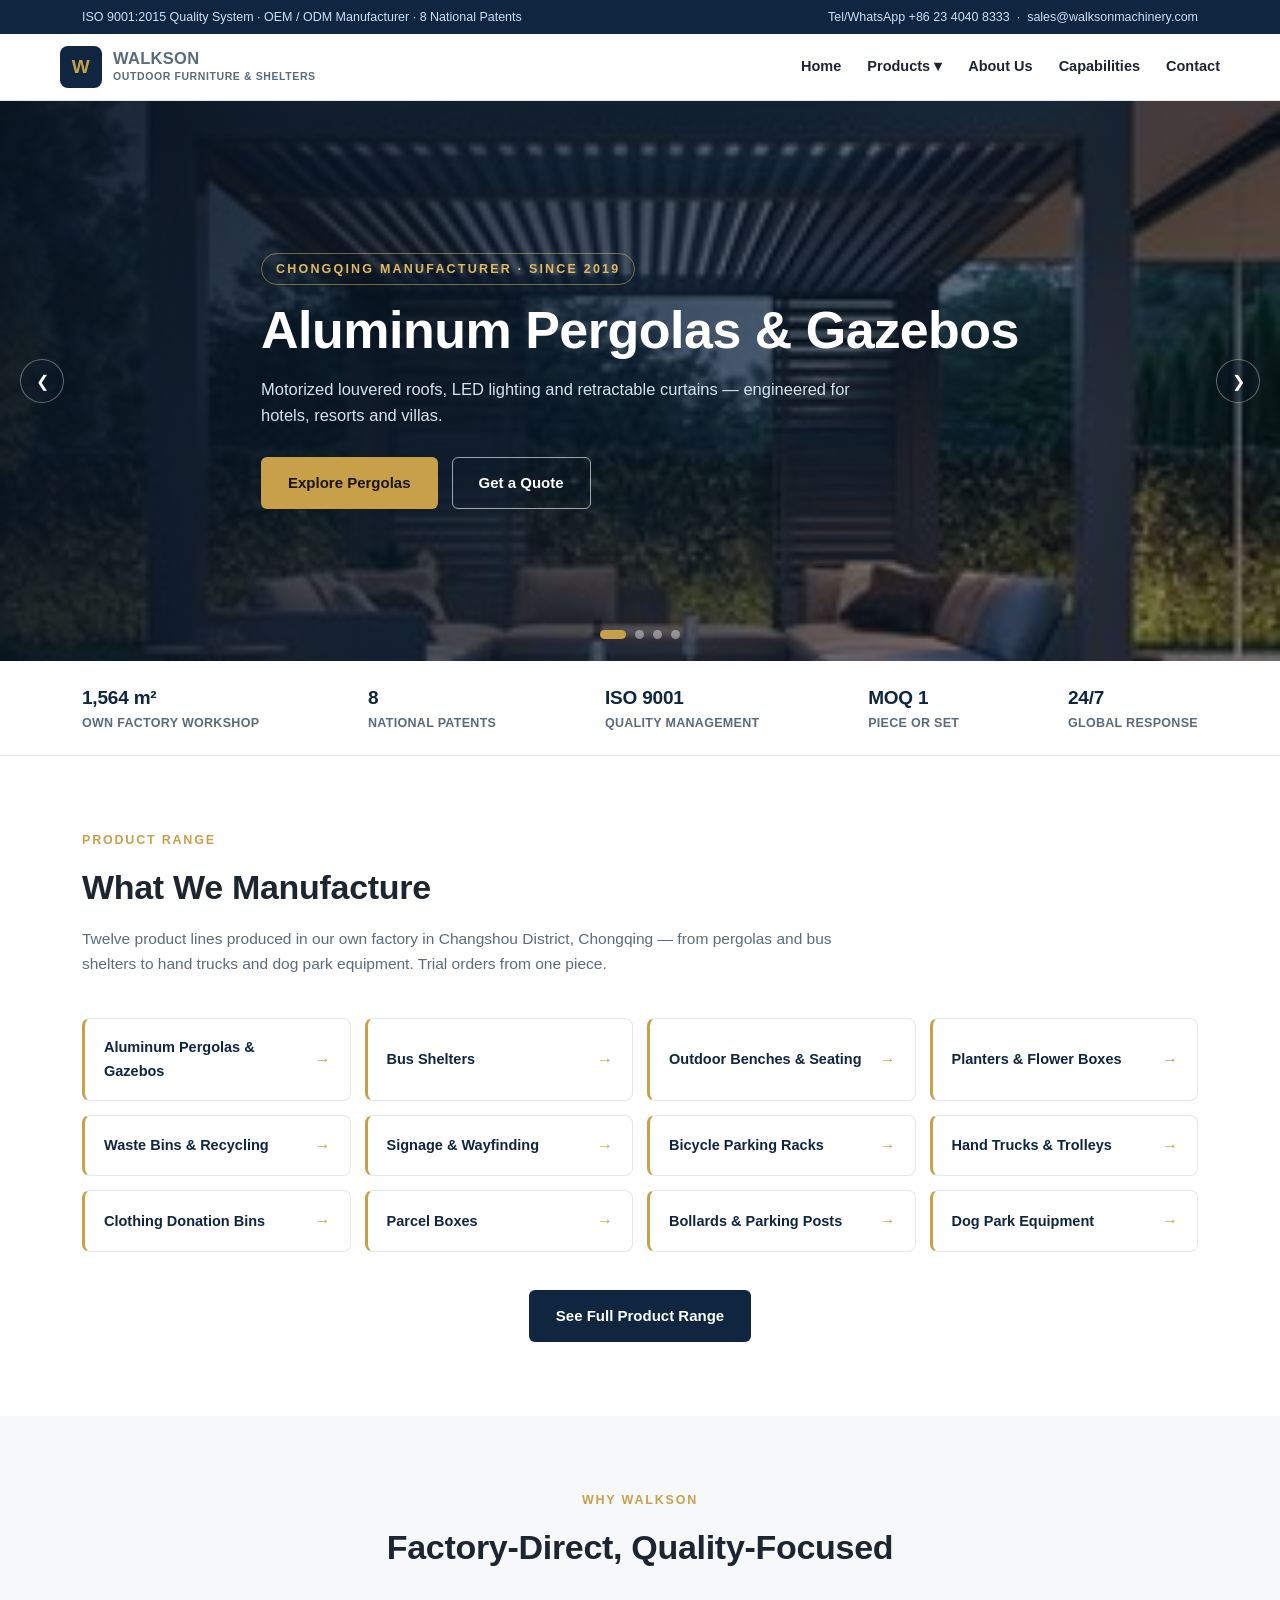
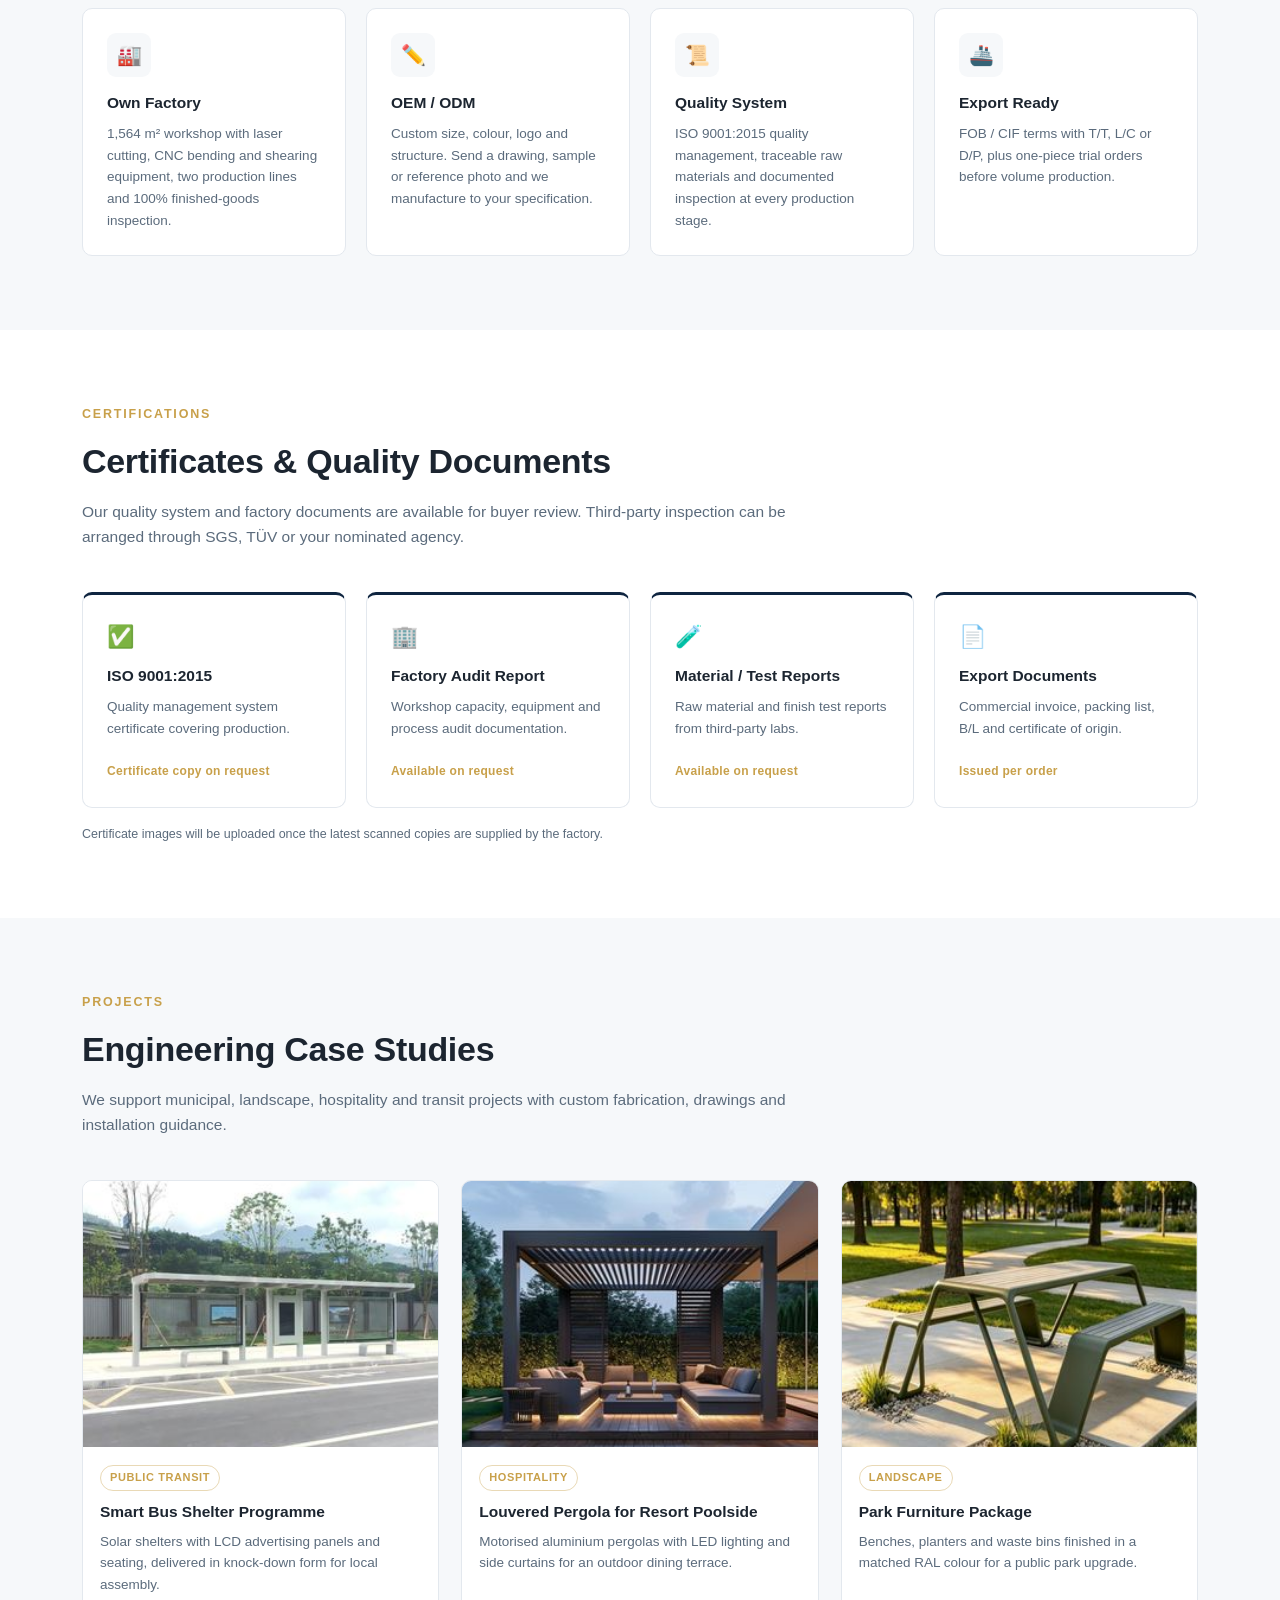
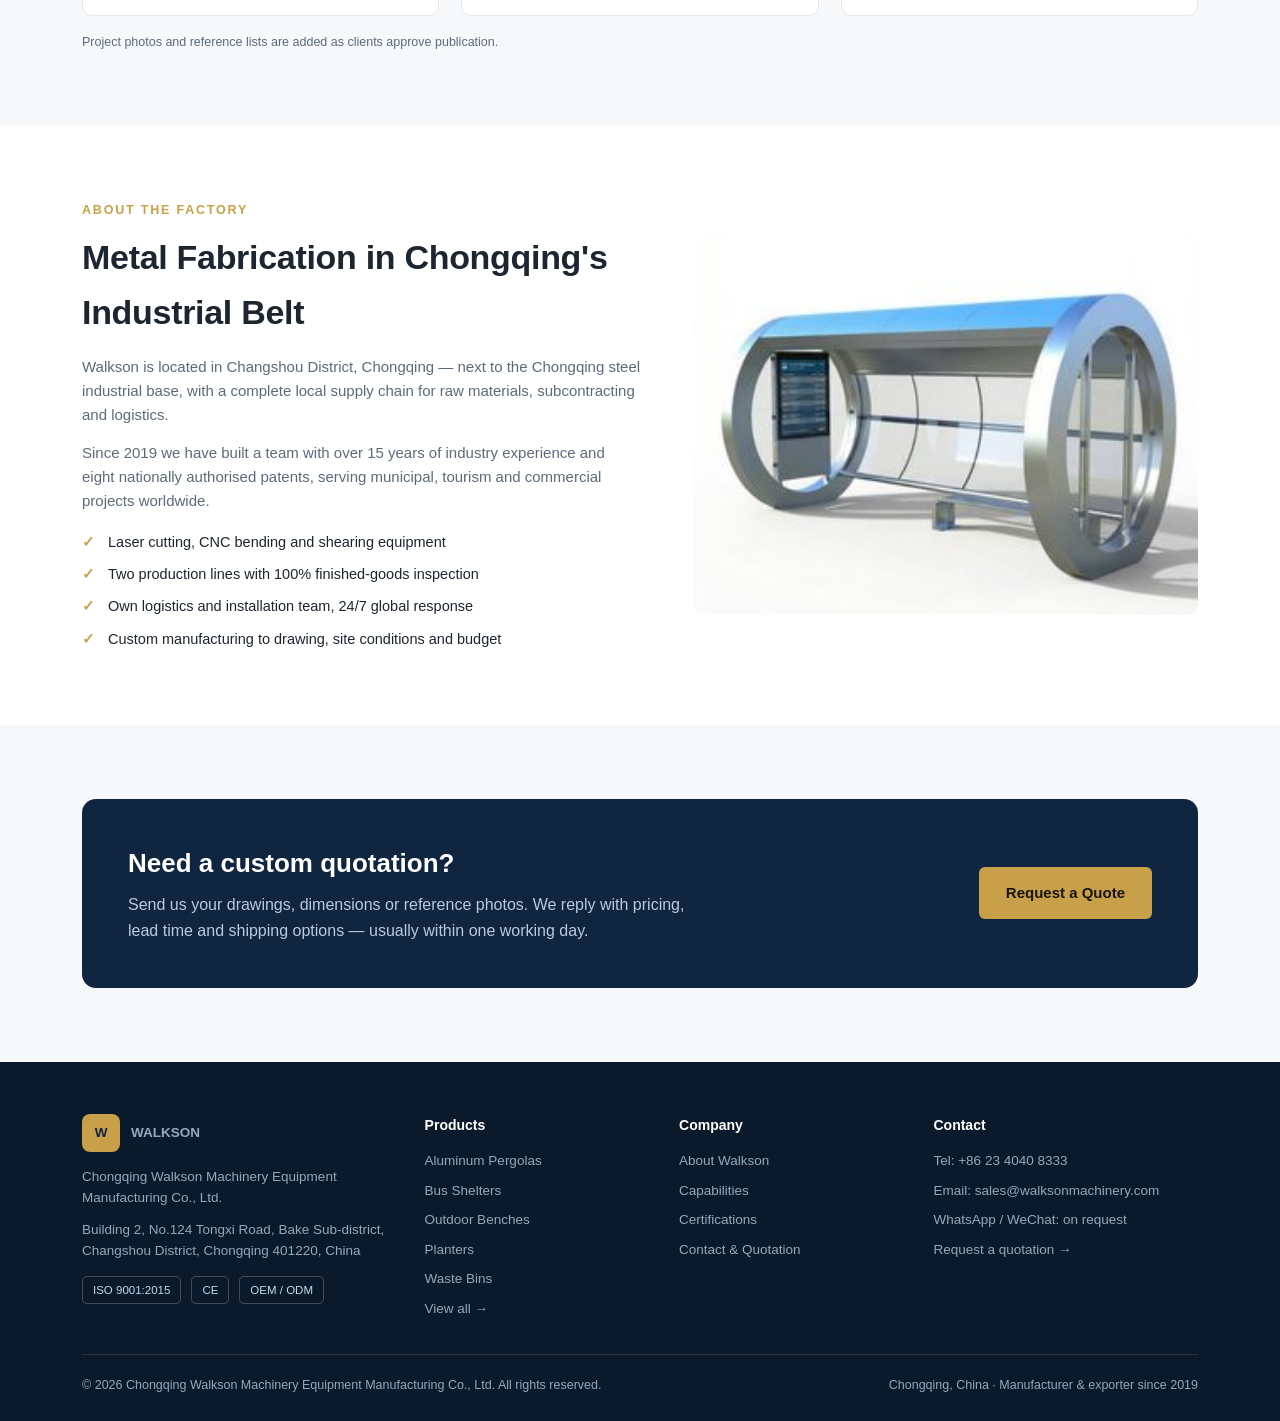
<file: index.html>
<!DOCTYPE html>
<html lang="en">
<head>
<meta charset="utf-8">
<meta name="viewport" content="width=device-width, initial-scale=1">
<title>Walkson Machinery | Aluminum Pergolas, Bus Shelters &amp; Outdoor Furniture Manufacturer in China</title>
<meta name="description" content="Chongqing Walkson manufactures aluminum pergolas, bus shelters, outdoor benches, planters, waste bins, signage and street furniture. ISO 9001 quality system, OEM/ODM, MOQ 1 piece.">
<meta name="robots" content="index,follow">
<link rel="canonical" href="https://www.walksonmachinery.com/index.html">
<meta property="og:type" content="website">
<meta property="og:site_name" content="Walkson Machinery">
<meta property="og:title" content="Walkson Machinery | Aluminum Pergolas, Bus Shelters &amp; Outdoor Furniture Manufacturer in China">
<meta property="og:description" content="Chongqing Walkson manufactures aluminum pergolas, bus shelters, outdoor benches, planters, waste bins, signage and street furniture. ISO 9001 quality system, OEM/ODM, MOQ 1 piece.">
<link rel="stylesheet" href="assets/css/style.css">
<script type="application/ld+json">{"@context": "https://schema.org", "@type": "Organization", "name": "Chongqing Walkson Machinery Equipment Manufacturing Co., Ltd.", "alternateName": "Walkson Machinery", "url": "https://www.walksonmachinery.com", "logo": "https://www.walksonmachinery.com/assets/img/logo.svg", "foundingDate": "2019-03-04", "email": "sales@walksonmachinery.com", "telephone": "+86-23-4040-8333", "address": {"@type": "PostalAddress", "streetAddress": "Building 2, No.124 Tongxi Road, Bake Sub-district", "addressLocality": "Changshou District, Chongqing", "postalCode": "401220", "addressCountry": "CN"}, "description": "Manufacturer of aluminum pergolas, bus shelters, outdoor benches, planters, waste bins, signage and street furniture. ISO 9001:2015 certified, OEM/ODM with MOQ from 1 piece.", "numberOfEmployees": {"@type": "QuantitativeValue", "value": 30}, "knowsAbout": ["Aluminum Pergolas", "Bus Shelters", "Outdoor Benches", "Metal Planters", "Waste Bins", "Wayfinding Signage", "Bicycle Racks", "Hand Trucks", "Clothing Donation Bins", "Parcel Boxes", "Bollards", "Dog Park Equipment"], "hasCredential": [{"@type": "EducationalOccupationalCredential", "name": "ISO 9001:2015"}], "award": "8 nationally authorized patents", "sameAs": ["https://busshelters.en.made-in-china.com/"]}</script>

</head>
<body>
<div class="topbar"><div class="wrap">
  <span>ISO 9001:2015 Quality System · OEM / ODM Manufacturer · 8 National Patents</span>
  <span>Tel/WhatsApp +86 23 4040 8333 &nbsp;·&nbsp; <a href="mailto:sales@walksonmachinery.com">sales@walksonmachinery.com</a></span>
</div></div>
<header>
  <div class="wrap nav">
    <a class="brand" href="index.html">
      <span class="logo">W</span>
      <span><b>WALKSON</b><span>Outdoor Furniture &amp; Shelters</span></span>
    </a>
    <button class="nav-toggle" aria-label="Menu">☰</button>
    <nav><ul>
      <li><a href="index.html">Home</a></li>
      <li class="has-drop"><a href="products.html">Products &#9662;</a>
        <div class="dropdown"><a href="products.html#gazebo">Aluminum Pergolas &amp; Gazebos</a>
<a href="products.html#bus-shelter">Bus Shelters</a>
<a href="products.html#outdoor-bench">Outdoor Benches &amp; Seating</a>
<a href="products.html#planter">Planters &amp; Flower Boxes</a>
<a href="products.html#waste-bin">Waste Bins &amp; Recycling</a>
<a href="products.html#signage">Signage &amp; Wayfinding</a>
<a href="products.html#bicycle-parking-rack">Bicycle Parking Racks</a>
<a href="products.html#hand-truck">Hand Trucks &amp; Trolleys</a>
<a href="products.html#clothing-donation-bin">Clothing Donation Bins</a>
<a href="products.html#parcel-box">Parcel Boxes</a>
<a href="products.html#bollard">Bollards &amp; Parking Posts</a>
<a href="products.html#dog-park-equipment">Dog Park Equipment</a></div>
      </li>
      <li><a href="about.html">About Us</a></li>
      <li><a href="capabilities.html">Capabilities</a></li>
      <li><a href="contact.html">Contact</a></li>
    </ul></nav>
  </div>
</header><div class="hero-carousel">
  <div class="slides"><div class="slide active" style="background-image:linear-gradient(115deg,rgba(8,18,32,.92) 0%,rgba(9,26,44,.72) 45%,rgba(9,26,44,.35) 100%),url('assets/img/products/gazebo-nLrUPGquoAkE.jpg')">
  <div class="wrap"><div class="slide-inner">
    <div class="kicker">Chongqing Manufacturer · Since 2019</div>
    <h1>Aluminum Pergolas &amp; Gazebos</h1>
    <p>Motorized louvered roofs, LED lighting and retractable curtains — engineered for hotels, resorts and villas.</p>
    <div class="cta">
      <a class="btn btn-primary" href="products.html#gazebo">Explore Pergolas</a>
      <a class="btn btn-ghost" href="contact.html">Get a Quote</a>
    </div>
  </div></div>
</div><div class="slide" style="background-image:linear-gradient(115deg,rgba(8,18,32,.92) 0%,rgba(9,26,44,.72) 45%,rgba(9,26,44,.35) 100%),url('assets/img/products/bus-shelter-egOrpYoDXfkv.jpg')">
  <div class="wrap"><div class="slide-inner">
    <div class="kicker">Chongqing Manufacturer · Since 2019</div>
    <h1>Smart Bus Shelters</h1>
    <p>Solar-powered shelters with LCD advertising light boxes and tempered glass, built for municipal transit projects.</p>
    <div class="cta">
      <a class="btn btn-primary" href="products.html#bus-shelter">Explore Bus Shelters</a>
      <a class="btn btn-ghost" href="contact.html">Get a Quote</a>
    </div>
  </div></div>
</div><div class="slide" style="background-image:linear-gradient(115deg,rgba(8,18,32,.92) 0%,rgba(9,26,44,.72) 45%,rgba(9,26,44,.35) 100%),url('assets/img/products/outdoor-bench-tuJUTPoyOGkZ.jpg')">
  <div class="wrap"><div class="slide-inner">
    <div class="kicker">Chongqing Manufacturer · Since 2019</div>
    <h1>Park Benches &amp; Seating</h1>
    <p>Powder-coated steel, stainless steel and wood-composite seating, including solar smart benches with charging ports.</p>
    <div class="cta">
      <a class="btn btn-primary" href="products.html#outdoor-bench">Explore Benches</a>
      <a class="btn btn-ghost" href="contact.html">Get a Quote</a>
    </div>
  </div></div>
</div><div class="slide" style="background-image:linear-gradient(115deg,rgba(8,18,32,.92) 0%,rgba(9,26,44,.72) 45%,rgba(9,26,44,.35) 100%),url('assets/img/products/waste-bin-WgfpduRVvGhA.jpg')">
  <div class="wrap"><div class="slide-inner">
    <div class="kicker">Chongqing Manufacturer · Since 2019</div>
    <h1>Planters, Waste Bins &amp; Street Furniture</h1>
    <p>A full range of public-space furniture with custom RAL colours, laser-cut logos and OEM/ODM service.</p>
    <div class="cta">
      <a class="btn btn-primary" href="products.html#planter">Explore Street Furniture</a>
      <a class="btn btn-ghost" href="contact.html">Get a Quote</a>
    </div>
  </div></div>
</div></div>
  <button class="arrow prev" aria-label="Previous">&#10094;</button>
  <button class="arrow next" aria-label="Next">&#10095;</button>
  <div class="dots"><button class="dot active" data-slide="0" aria-label="Slide 1"></button><button class="dot" data-slide="1" aria-label="Slide 2"></button><button class="dot" data-slide="2" aria-label="Slide 3"></button><button class="dot" data-slide="3" aria-label="Slide 4"></button></div>
</div>
<section class="trustbar"><div class="wrap">
  <div class="trust"><b>1,564 m&#178;</b><span>Own factory workshop</span></div>
  <div class="trust"><b>8</b><span>National patents</span></div>
  <div class="trust"><b>ISO 9001</b><span>Quality management</span></div>
  <div class="trust"><b>MOQ 1</b><span>Piece or set</span></div>
  <div class="trust"><b>24/7</b><span>Global response</span></div>
</div></section>
<section><div class="wrap">
  <div class="sec-head"><div class="eyebrow">Product Range</div><h2>What We Manufacture</h2>
  <p>Twelve product lines produced in our own factory in Changshou District, Chongqing — from pergolas and bus shelters to hand trucks and dog park equipment. Trial orders from one piece.</p></div>
  <div class="cat-nav"><a class="cat-tile" href="products.html#gazebo">
  <span class="cat-name">Aluminum Pergolas &amp; Gazebos</span>
  <span class="cat-arrow">&#8594;</span>
</a><a class="cat-tile" href="products.html#bus-shelter">
  <span class="cat-name">Bus Shelters</span>
  <span class="cat-arrow">&#8594;</span>
</a><a class="cat-tile" href="products.html#outdoor-bench">
  <span class="cat-name">Outdoor Benches &amp; Seating</span>
  <span class="cat-arrow">&#8594;</span>
</a><a class="cat-tile" href="products.html#planter">
  <span class="cat-name">Planters &amp; Flower Boxes</span>
  <span class="cat-arrow">&#8594;</span>
</a><a class="cat-tile" href="products.html#waste-bin">
  <span class="cat-name">Waste Bins &amp; Recycling</span>
  <span class="cat-arrow">&#8594;</span>
</a><a class="cat-tile" href="products.html#signage">
  <span class="cat-name">Signage &amp; Wayfinding</span>
  <span class="cat-arrow">&#8594;</span>
</a><a class="cat-tile" href="products.html#bicycle-parking-rack">
  <span class="cat-name">Bicycle Parking Racks</span>
  <span class="cat-arrow">&#8594;</span>
</a><a class="cat-tile" href="products.html#hand-truck">
  <span class="cat-name">Hand Trucks &amp; Trolleys</span>
  <span class="cat-arrow">&#8594;</span>
</a><a class="cat-tile" href="products.html#clothing-donation-bin">
  <span class="cat-name">Clothing Donation Bins</span>
  <span class="cat-arrow">&#8594;</span>
</a><a class="cat-tile" href="products.html#parcel-box">
  <span class="cat-name">Parcel Boxes</span>
  <span class="cat-arrow">&#8594;</span>
</a><a class="cat-tile" href="products.html#bollard">
  <span class="cat-name">Bollards &amp; Parking Posts</span>
  <span class="cat-arrow">&#8594;</span>
</a><a class="cat-tile" href="products.html#dog-park-equipment">
  <span class="cat-name">Dog Park Equipment</span>
  <span class="cat-arrow">&#8594;</span>
</a></div>
  <div class="center" style="margin-top:38px"><a class="btn btn-dark" href="products.html">See Full Product Range</a></div>
</div></section>
<section class="soft"><div class="wrap">
  <div class="sec-head center" style="text-align:center;margin-bottom:34px"><div class="eyebrow">Why Walkson</div><h2>Factory-Direct, Quality-Focused</h2></div>
  <div class="feat-grid">
    <div class="feat"><div class="ico">&#127981;</div><h3>Own Factory</h3><p>1,564 m&#178; workshop with laser cutting, CNC bending and shearing equipment, two production lines and 100% finished-goods inspection.</p></div>
    <div class="feat"><div class="ico">&#9999;&#65039;</div><h3>OEM / ODM</h3><p>Custom size, colour, logo and structure. Send a drawing, sample or reference photo and we manufacture to your specification.</p></div>
    <div class="feat"><div class="ico">&#128220;</div><h3>Quality System</h3><p>ISO 9001:2015 quality management, traceable raw materials and documented inspection at every production stage.</p></div>
    <div class="feat"><div class="ico">&#128674;</div><h3>Export Ready</h3><p>FOB / CIF terms with T/T, L/C or D/P, plus one-piece trial orders before volume production.</p></div>
  </div>
</div></section>
<section><div class="wrap">
  <div class="sec-head"><div class="eyebrow">Certifications</div><h2>Certificates &amp; Quality Documents</h2>
  <p>Our quality system and factory documents are available for buyer review. Third-party inspection can be arranged through SGS, T&#220;V or your nominated agency.</p></div>
  <div class="cert-grid">
    <div class="cert"><div class="cert-ico">&#9989;</div><h3>ISO 9001:2015</h3><p>Quality management system certificate covering production.</p><span class="cert-link">Certificate copy on request</span></div>
    <div class="cert"><div class="cert-ico">&#127970;</div><h3>Factory Audit Report</h3><p>Workshop capacity, equipment and process audit documentation.</p><span class="cert-link">Available on request</span></div>
    <div class="cert"><div class="cert-ico">&#129514;</div><h3>Material / Test Reports</h3><p>Raw material and finish test reports from third-party labs.</p><span class="cert-link">Available on request</span></div>
    <div class="cert"><div class="cert-ico">&#128196;</div><h3>Export Documents</h3><p>Commercial invoice, packing list, B/L and certificate of origin.</p><span class="cert-link">Issued per order</span></div>
  </div>
  <p class="note" style="margin-top:16px">Certificate images will be uploaded once the latest scanned copies are supplied by the factory.</p>
</div></section>
<section class="soft"><div class="wrap">
  <div class="sec-head"><div class="eyebrow">Projects</div><h2>Engineering Case Studies</h2>
  <p>We support municipal, landscape, hospitality and transit projects with custom fabrication, drawings and installation guidance.</p></div>
  <div class="case-grid">
    <div class="case"><div class="case-img"><img src="assets/img/products/bus-shelter-egOrpYoDXfkv.jpg" alt="Bus shelter project" loading="lazy"></div><div class="case-body"><span class="tag">Public Transit</span><h3>Smart Bus Shelter Programme</h3><p>Solar shelters with LCD advertising panels and seating, delivered in knock-down form for local assembly.</p></div></div>
    <div class="case"><div class="case-img"><img src="assets/img/products/gazebo-nLrUPGquoAkE.jpg" alt="Pergola project" loading="lazy"></div><div class="case-body"><span class="tag">Hospitality</span><h3>Louvered Pergola for Resort Poolside</h3><p>Motorised aluminium pergolas with LED lighting and side curtains for an outdoor dining terrace.</p></div></div>
    <div class="case"><div class="case-img"><img src="assets/img/products/outdoor-bench-tuJUTPoyOGkZ.jpg" alt="Park furniture project" loading="lazy"></div><div class="case-body"><span class="tag">Landscape</span><h3>Park Furniture Package</h3><p>Benches, planters and waste bins finished in a matched RAL colour for a public park upgrade.</p></div></div>
  </div>
  <p class="note" style="margin-top:16px">Project photos and reference lists are added as clients approve publication.</p>
</div></section>
<section><div class="wrap about-2">
  <div>
    <div class="sec-head" style="margin-bottom:14px"><div class="eyebrow">About the Factory</div><h2>Metal Fabrication in Chongqing&#39;s Industrial Belt</h2></div>
    <p>Walkson is located in Changshou District, Chongqing &#8212; next to the Chongqing steel industrial base, with a complete local supply chain for raw materials, subcontracting and logistics.</p>
    <p>Since 2019 we have built a team with over 15 years of industry experience and eight nationally authorised patents, serving municipal, tourism and commercial projects worldwide.</p>
    <ul class="check">
      <li>Laser cutting, CNC bending and shearing equipment</li>
      <li>Two production lines with 100% finished-goods inspection</li>
      <li>Own logistics and installation team, 24/7 global response</li>
      <li>Custom manufacturing to drawing, site conditions and budget</li>
    </ul>
  </div>
  <img src="assets/img/products/bus-shelter-fuaYRBsOCtVw.jpg" alt="Bus shelter manufactured by Walkson" loading="lazy">
</div></section>
<section class="soft"><div class="wrap"><div class="cta-band">
  <div><h2>Need a custom quotation?</h2><p>Send us your drawings, dimensions or reference photos. We reply with pricing, lead time and shipping options — usually within one working day.</p></div>
  <div><a class="btn btn-primary" href="contact.html">Request a Quote</a></div>
</div></div></section><footer>
  <div class="wrap">
    <div class="foot-grid">
      <div>
        <div class="foot-brand"><span class="logo">W</span><b>WALKSON</b></div>
        <p>Chongqing Walkson Machinery Equipment Manufacturing Co., Ltd.</p>
        <p style="margin-top:10px">Building 2, No.124 Tongxi Road, Bake Sub-district, Changshou District, Chongqing 401220, China</p>
        <div class="badges"><span>ISO 9001:2015</span><span>CE</span><span>OEM / ODM</span></div>
      </div>
      <div><h4>Products</h4><ul>
        <li><a href="products.html#gazebo">Aluminum Pergolas</a></li>
        <li><a href="products.html#bus-shelter">Bus Shelters</a></li>
        <li><a href="products.html#outdoor-bench">Outdoor Benches</a></li>
        <li><a href="products.html#planter">Planters</a></li>
        <li><a href="products.html#waste-bin">Waste Bins</a></li>
        <li><a href="products.html">View all →</a></li>
      </ul></div>
      <div><h4>Company</h4><ul>
        <li><a href="about.html">About Walkson</a></li>
        <li><a href="capabilities.html">Capabilities</a></li>
        <li><a href="capabilities.html#certifications">Certifications</a></li>
        <li><a href="contact.html">Contact &amp; Quotation</a></li>
      </ul></div>
      <div><h4>Contact</h4><ul>
        <li>Tel: +86 23 4040 8333</li>
        <li>Email: <a href="mailto:sales@walksonmachinery.com">sales@walksonmachinery.com</a></li>
        <li>WhatsApp / WeChat: on request</li>
        <li><a href="contact.html">Request a quotation →</a></li>
      </ul></div>
    </div>
    <div class="foot-bottom">
      <span>© 2026 Chongqing Walkson Machinery Equipment Manufacturing Co., Ltd. All rights reserved.</span>
      <span>Chongqing, China · Manufacturer &amp; exporter since 2019</span>
    </div>
  </div>
</footer>
<script src="assets/js/site.js"></script>
</body>
</html>
</file>
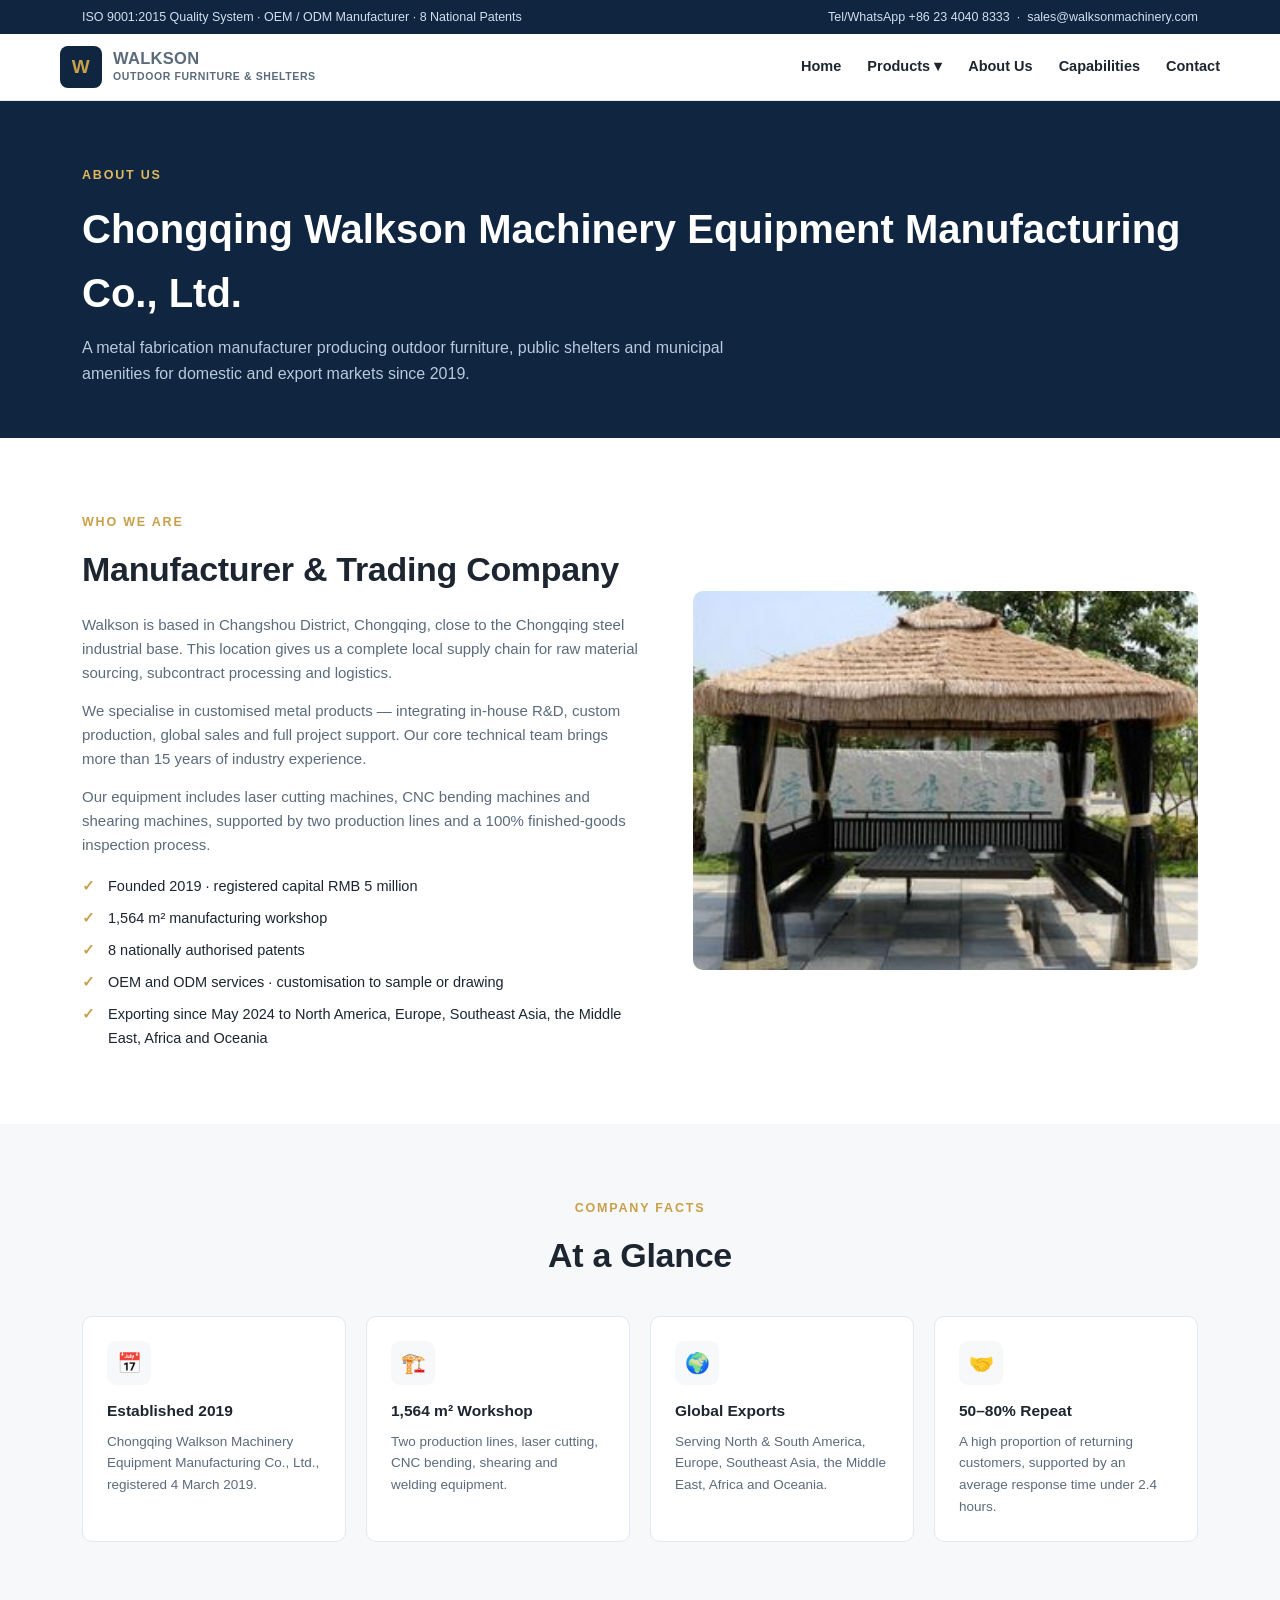
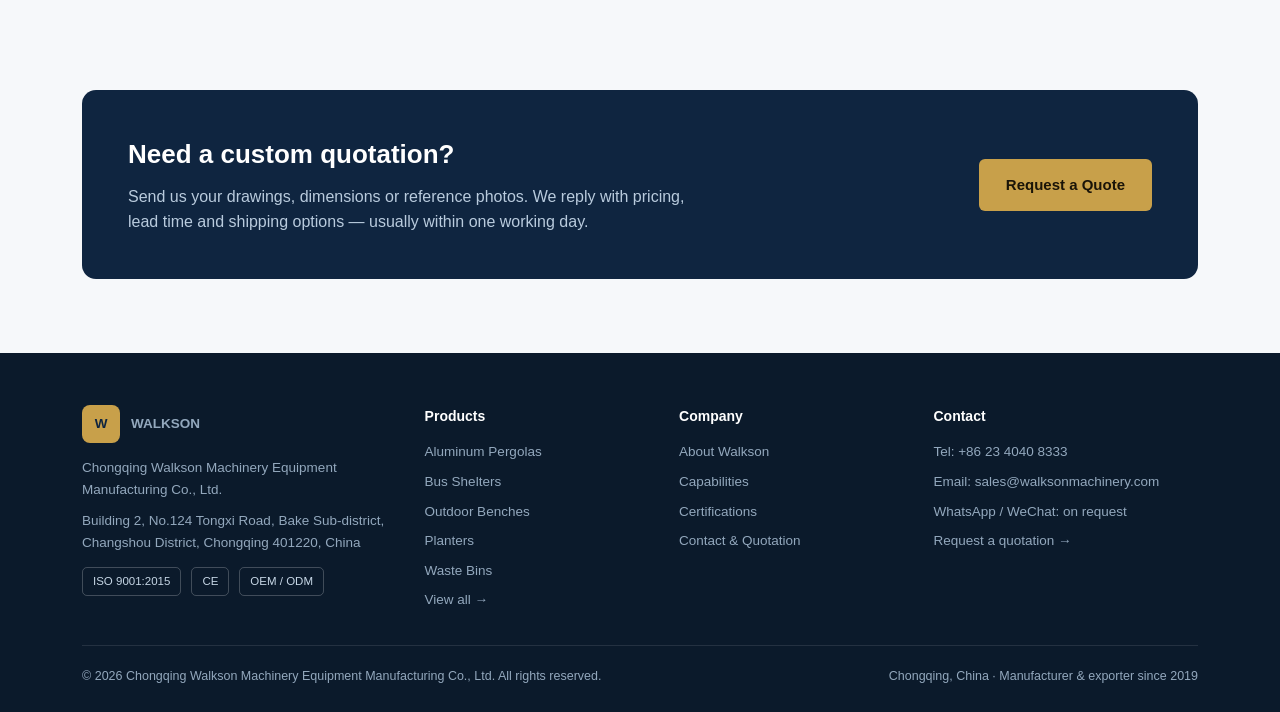
<file: about.html>
<!DOCTYPE html>
<html lang="en">
<head>
<meta charset="utf-8">
<meta name="viewport" content="width=device-width, initial-scale=1">
<title>About Walkson Machinery | Metal Fabrication Manufacturer in Chongqing, China</title>
<meta name="description" content="Chongqing Walkson Machinery Equipment Manufacturing Co., Ltd. — established 2019, 1,564 m2 factory, 8 patents, ISO 9001:2015 quality system, OEM/ODM metal fabrication.">
<meta name="robots" content="index,follow">
<link rel="canonical" href="https://www.walksonmachinery.com/about.html">
<meta property="og:type" content="website">
<meta property="og:site_name" content="Walkson Machinery">
<meta property="og:title" content="About Walkson Machinery | Metal Fabrication Manufacturer in Chongqing, China">
<meta property="og:description" content="Chongqing Walkson Machinery Equipment Manufacturing Co., Ltd. — established 2019, 1,564 m2 factory, 8 patents, ISO 9001:2015 quality system, OEM/ODM metal fabrication.">
<link rel="stylesheet" href="assets/css/style.css">
<script type="application/ld+json">{"@context": "https://schema.org", "@type": "Organization", "name": "Chongqing Walkson Machinery Equipment Manufacturing Co., Ltd.", "alternateName": "Walkson Machinery", "url": "https://www.walksonmachinery.com", "logo": "https://www.walksonmachinery.com/assets/img/logo.svg", "foundingDate": "2019-03-04", "email": "sales@walksonmachinery.com", "telephone": "+86-23-4040-8333", "address": {"@type": "PostalAddress", "streetAddress": "Building 2, No.124 Tongxi Road, Bake Sub-district", "addressLocality": "Changshou District, Chongqing", "postalCode": "401220", "addressCountry": "CN"}, "description": "Manufacturer of aluminum pergolas, bus shelters, outdoor benches, planters, waste bins, signage and street furniture. ISO 9001:2015 certified, OEM/ODM with MOQ from 1 piece.", "numberOfEmployees": {"@type": "QuantitativeValue", "value": 30}, "knowsAbout": ["Aluminum Pergolas", "Bus Shelters", "Outdoor Benches", "Metal Planters", "Waste Bins", "Wayfinding Signage", "Bicycle Racks", "Hand Trucks", "Clothing Donation Bins", "Parcel Boxes", "Bollards", "Dog Park Equipment"], "hasCredential": [{"@type": "EducationalOccupationalCredential", "name": "ISO 9001:2015"}], "award": "8 nationally authorized patents", "sameAs": ["https://busshelters.en.made-in-china.com/"]}</script>

</head>
<body>
<div class="topbar"><div class="wrap">
  <span>ISO 9001:2015 Quality System · OEM / ODM Manufacturer · 8 National Patents</span>
  <span>Tel/WhatsApp +86 23 4040 8333 &nbsp;·&nbsp; <a href="mailto:sales@walksonmachinery.com">sales@walksonmachinery.com</a></span>
</div></div>
<header>
  <div class="wrap nav">
    <a class="brand" href="index.html">
      <span class="logo">W</span>
      <span><b>WALKSON</b><span>Outdoor Furniture &amp; Shelters</span></span>
    </a>
    <button class="nav-toggle" aria-label="Menu">☰</button>
    <nav><ul>
      <li><a href="index.html">Home</a></li>
      <li class="has-drop"><a href="products.html">Products &#9662;</a>
        <div class="dropdown"><a href="products.html#gazebo">Aluminum Pergolas &amp; Gazebos</a>
<a href="products.html#bus-shelter">Bus Shelters</a>
<a href="products.html#outdoor-bench">Outdoor Benches &amp; Seating</a>
<a href="products.html#planter">Planters &amp; Flower Boxes</a>
<a href="products.html#waste-bin">Waste Bins &amp; Recycling</a>
<a href="products.html#signage">Signage &amp; Wayfinding</a>
<a href="products.html#bicycle-parking-rack">Bicycle Parking Racks</a>
<a href="products.html#hand-truck">Hand Trucks &amp; Trolleys</a>
<a href="products.html#clothing-donation-bin">Clothing Donation Bins</a>
<a href="products.html#parcel-box">Parcel Boxes</a>
<a href="products.html#bollard">Bollards &amp; Parking Posts</a>
<a href="products.html#dog-park-equipment">Dog Park Equipment</a></div>
      </li>
      <li><a href="about.html">About Us</a></li>
      <li><a href="capabilities.html">Capabilities</a></li>
      <li><a href="contact.html">Contact</a></li>
    </ul></nav>
  </div>
</header><div class="page-hero"><div class="wrap">
  <div class="eyebrow">About Us</div><h1>Chongqing Walkson Machinery Equipment Manufacturing Co., Ltd.</h1><p>A metal fabrication manufacturer producing outdoor furniture, public shelters and municipal amenities for domestic and export markets since 2019.</p>
</div></div>
<section><div class="wrap about-2">
  <div>
    <div class="sec-head" style="margin-bottom:14px"><div class="eyebrow">Who We Are</div><h2>Manufacturer &amp; Trading Company</h2></div>
    <p>Walkson is based in Changshou District, Chongqing, close to the Chongqing steel industrial base. This location gives us a complete local supply chain for raw material sourcing, subcontract processing and logistics.</p>
    <p>We specialise in customised metal products — integrating in-house R&amp;D, custom production, global sales and full project support. Our core technical team brings more than 15 years of industry experience.</p>
    <p>Our equipment includes laser cutting machines, CNC bending machines and shearing machines, supported by two production lines and a 100% finished-goods inspection process.</p>
    <ul class="check">
      <li>Founded 2019 · registered capital RMB 5 million</li>
      <li>1,564 m² manufacturing workshop</li>
      <li>8 nationally authorised patents</li>
      <li>OEM and ODM services · customisation to sample or drawing</li>
      <li>Exporting since May 2024 to North America, Europe, Southeast Asia, the Middle East, Africa and Oceania</li>
    </ul>
  </div>
  <img src="assets/img/products/gazebo-hPYrvToDJtWi.jpg" alt="Aluminum louvered pergola" loading="lazy">
</div></section>
<section class="soft"><div class="wrap">
  <div class="sec-head center" style="text-align:center;margin-bottom:34px"><div class="eyebrow">Company Facts</div><h2>At a Glance</h2></div>
  <div class="feat-grid">
    <div class="feat"><div class="ico">📅</div><h3>Established 2019</h3><p>Chongqing Walkson Machinery Equipment Manufacturing Co., Ltd., registered 4 March 2019.</p></div>
    <div class="feat"><div class="ico">🏗️</div><h3>1,564 m² Workshop</h3><p>Two production lines, laser cutting, CNC bending, shearing and welding equipment.</p></div>
    <div class="feat"><div class="ico">🌍</div><h3>Global Exports</h3><p>Serving North &amp; South America, Europe, Southeast Asia, the Middle East, Africa and Oceania.</p></div>
    <div class="feat"><div class="ico">🤝</div><h3>50–80% Repeat</h3><p>A high proportion of returning customers, supported by an average response time under 2.4 hours.</p></div>
  </div>
</div></section>
<section class="soft"><div class="wrap"><div class="cta-band">
  <div><h2>Need a custom quotation?</h2><p>Send us your drawings, dimensions or reference photos. We reply with pricing, lead time and shipping options — usually within one working day.</p></div>
  <div><a class="btn btn-primary" href="contact.html">Request a Quote</a></div>
</div></div></section><footer>
  <div class="wrap">
    <div class="foot-grid">
      <div>
        <div class="foot-brand"><span class="logo">W</span><b>WALKSON</b></div>
        <p>Chongqing Walkson Machinery Equipment Manufacturing Co., Ltd.</p>
        <p style="margin-top:10px">Building 2, No.124 Tongxi Road, Bake Sub-district, Changshou District, Chongqing 401220, China</p>
        <div class="badges"><span>ISO 9001:2015</span><span>CE</span><span>OEM / ODM</span></div>
      </div>
      <div><h4>Products</h4><ul>
        <li><a href="products.html#gazebo">Aluminum Pergolas</a></li>
        <li><a href="products.html#bus-shelter">Bus Shelters</a></li>
        <li><a href="products.html#outdoor-bench">Outdoor Benches</a></li>
        <li><a href="products.html#planter">Planters</a></li>
        <li><a href="products.html#waste-bin">Waste Bins</a></li>
        <li><a href="products.html">View all →</a></li>
      </ul></div>
      <div><h4>Company</h4><ul>
        <li><a href="about.html">About Walkson</a></li>
        <li><a href="capabilities.html">Capabilities</a></li>
        <li><a href="capabilities.html#certifications">Certifications</a></li>
        <li><a href="contact.html">Contact &amp; Quotation</a></li>
      </ul></div>
      <div><h4>Contact</h4><ul>
        <li>Tel: +86 23 4040 8333</li>
        <li>Email: <a href="mailto:sales@walksonmachinery.com">sales@walksonmachinery.com</a></li>
        <li>WhatsApp / WeChat: on request</li>
        <li><a href="contact.html">Request a quotation →</a></li>
      </ul></div>
    </div>
    <div class="foot-bottom">
      <span>© 2026 Chongqing Walkson Machinery Equipment Manufacturing Co., Ltd. All rights reserved.</span>
      <span>Chongqing, China · Manufacturer &amp; exporter since 2019</span>
    </div>
  </div>
</footer>
<script src="assets/js/site.js"></script>
</body>
</html>
</file>
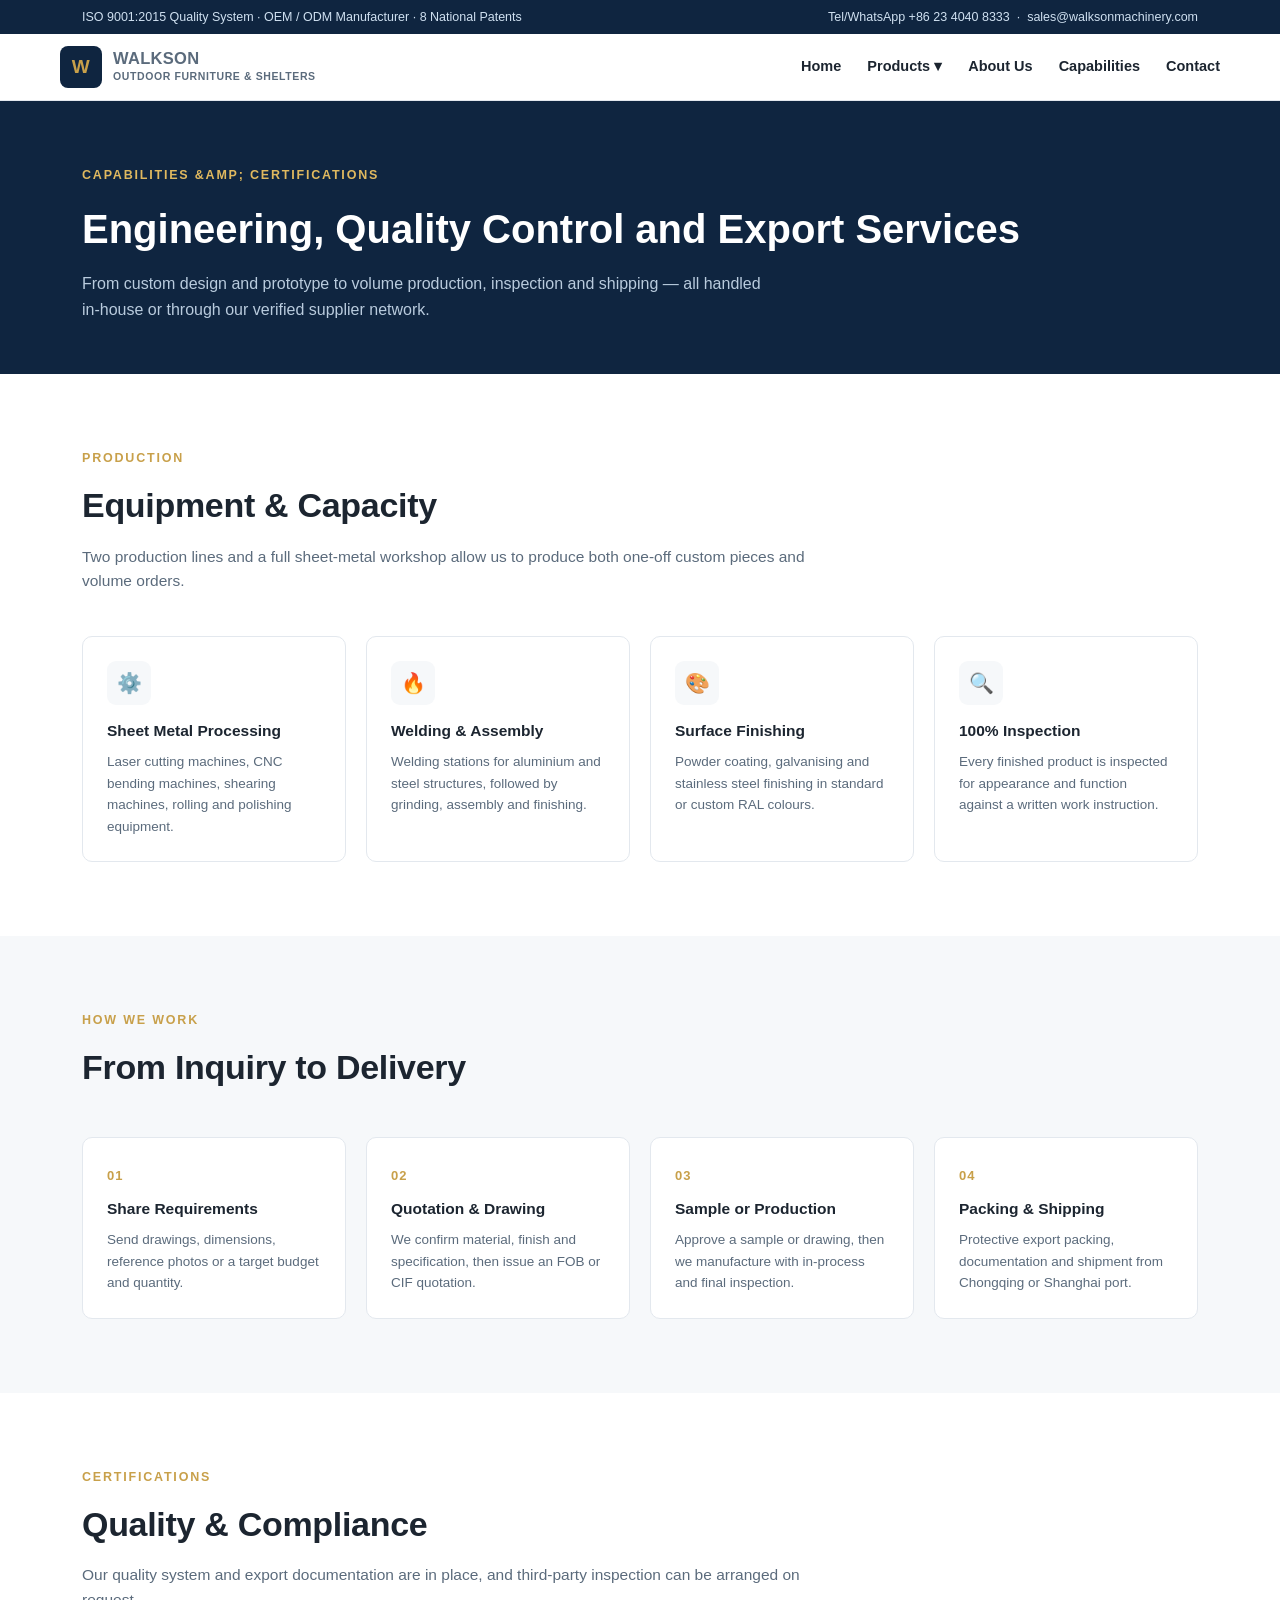
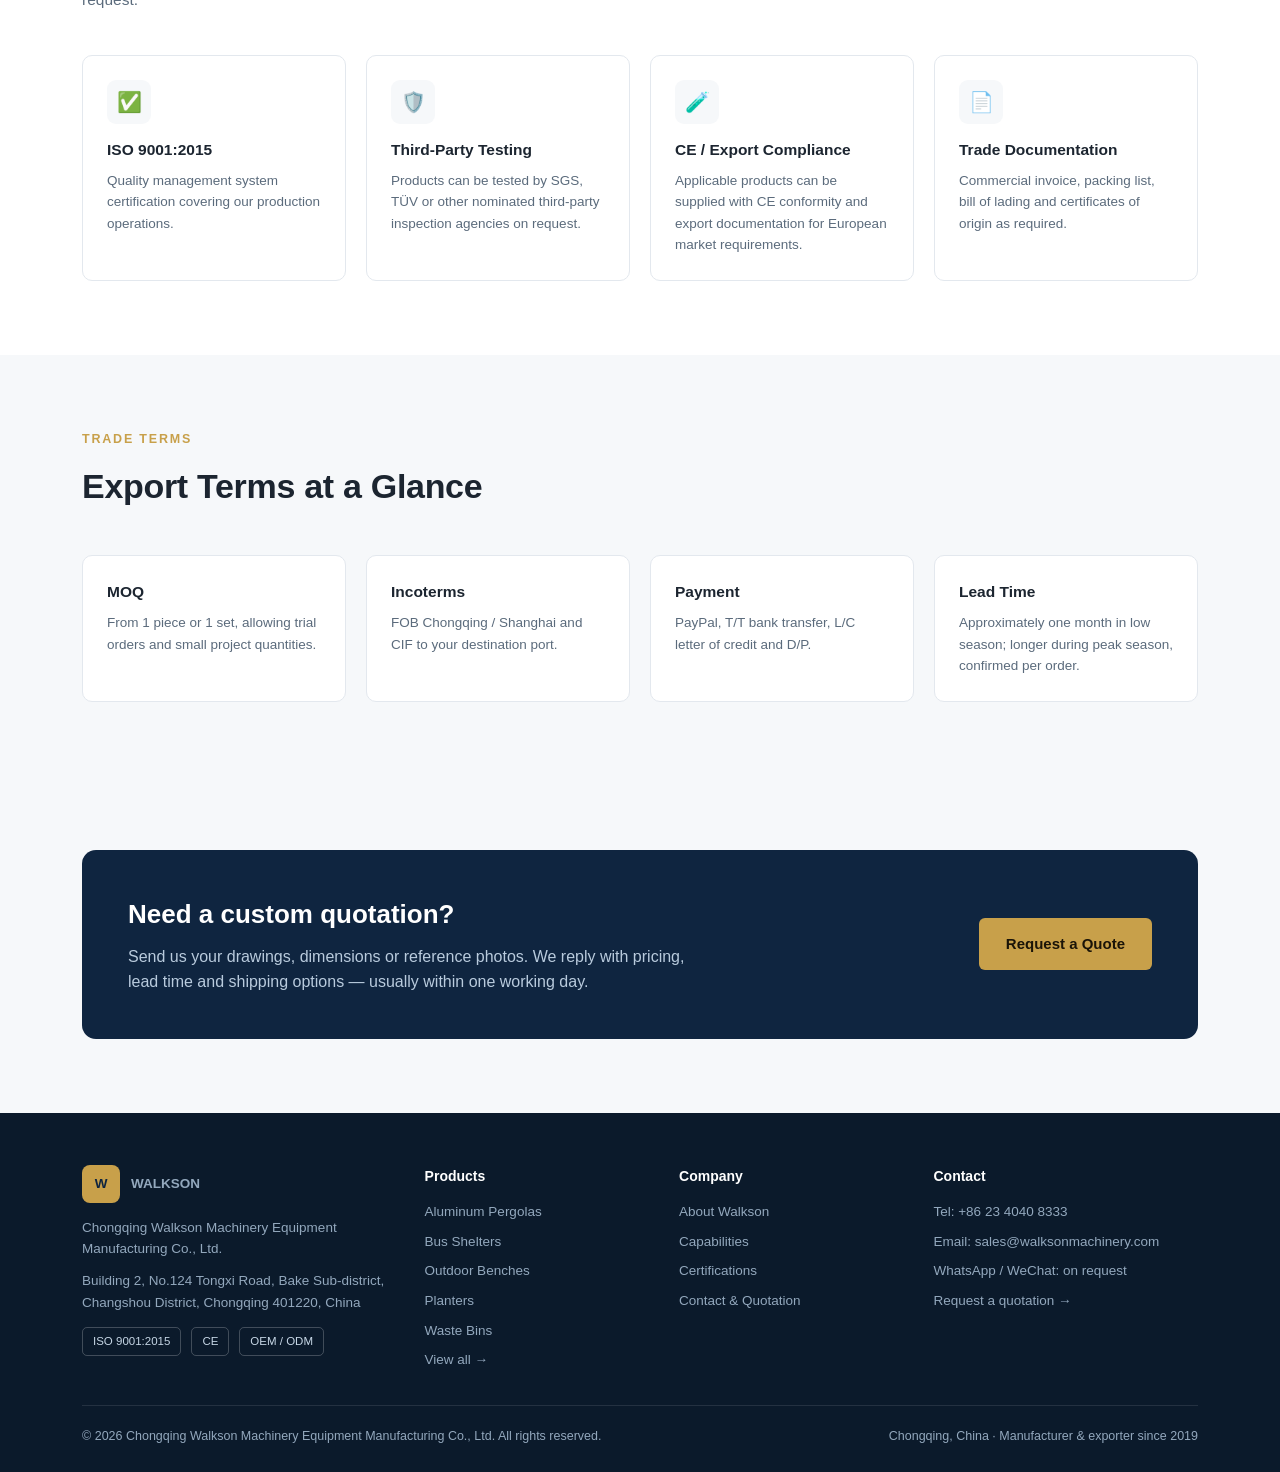
<file: capabilities.html>
<!DOCTYPE html>
<html lang="en">
<head>
<meta charset="utf-8">
<meta name="viewport" content="width=device-width, initial-scale=1">
<title>Capabilities &amp; Certifications | Walkson Machinery</title>
<meta name="description" content="Walkson production capabilities: laser cutting, CNC bending, welding, powder coating, 100% inspection. ISO 9001:2015 certified with OEM/ODM custom fabrication.">
<meta name="robots" content="index,follow">
<link rel="canonical" href="https://www.walksonmachinery.com/capabilities.html">
<meta property="og:type" content="website">
<meta property="og:site_name" content="Walkson Machinery">
<meta property="og:title" content="Capabilities &amp; Certifications | Walkson Machinery">
<meta property="og:description" content="Walkson production capabilities: laser cutting, CNC bending, welding, powder coating, 100% inspection. ISO 9001:2015 certified with OEM/ODM custom fabrication.">
<link rel="stylesheet" href="assets/css/style.css">
<script type="application/ld+json">{"@context": "https://schema.org", "@type": "Organization", "name": "Chongqing Walkson Machinery Equipment Manufacturing Co., Ltd.", "alternateName": "Walkson Machinery", "url": "https://www.walksonmachinery.com", "logo": "https://www.walksonmachinery.com/assets/img/logo.svg", "foundingDate": "2019-03-04", "email": "sales@walksonmachinery.com", "telephone": "+86-23-4040-8333", "address": {"@type": "PostalAddress", "streetAddress": "Building 2, No.124 Tongxi Road, Bake Sub-district", "addressLocality": "Changshou District, Chongqing", "postalCode": "401220", "addressCountry": "CN"}, "description": "Manufacturer of aluminum pergolas, bus shelters, outdoor benches, planters, waste bins, signage and street furniture. ISO 9001:2015 certified, OEM/ODM with MOQ from 1 piece.", "numberOfEmployees": {"@type": "QuantitativeValue", "value": 30}, "knowsAbout": ["Aluminum Pergolas", "Bus Shelters", "Outdoor Benches", "Metal Planters", "Waste Bins", "Wayfinding Signage", "Bicycle Racks", "Hand Trucks", "Clothing Donation Bins", "Parcel Boxes", "Bollards", "Dog Park Equipment"], "hasCredential": [{"@type": "EducationalOccupationalCredential", "name": "ISO 9001:2015"}], "award": "8 nationally authorized patents", "sameAs": ["https://busshelters.en.made-in-china.com/"]}</script>
<script type="application/ld+json">{"@context": "https://schema.org", "@type": "FAQPage", "mainEntity": [{"@type": "Question", "name": "What is the minimum order quantity (MOQ)?", "acceptedAnswer": {"@type": "Answer", "text": "Walkson accepts trial orders from 1 piece or 1 set for most product lines, with volume pricing available for larger municipal and project orders."}}, {"@type": "Question", "name": "Can Walkson customise products to my drawings?", "acceptedAnswer": {"@type": "Answer", "text": "Yes. Walkson offers OEM and ODM services and manufactures to sample, drawing or full custom design, including custom size, colour, RAL finish, logo and structure."}}, {"@type": "Question", "name": "What certifications does Walkson hold?", "acceptedAnswer": {"@type": "Answer", "text": "Walkson operates an ISO 9001:2015 quality management system. Applicable products can be supplied with CE conformity, and third-party inspection by SGS or TUV can be arranged on request."}}, {"@type": "Question", "name": "What are the payment and shipping terms?", "acceptedAnswer": {"@type": "Answer", "text": "Walkson accepts PayPal, T/T bank transfer, L/C and D/P. Products ship on FOB Chongqing or Shanghai, or CIF to the destination port."}}, {"@type": "Question", "name": "How long is the lead time?", "acceptedAnswer": {"@type": "Answer", "text": "Lead time is approximately one month in low season and longer during peak season; the exact schedule is confirmed per order."}}, {"@type": "Question", "name": "Where is Walkson located?", "acceptedAnswer": {"@type": "Answer", "text": "Chongqing Walkson Machinery Equipment Manufacturing Co., Ltd. is located at Building 2, No.124 Tongxi Road, Bake Sub-district, Changshou District, Chongqing 401220, China."}}]}</script>
</head>
<body>
<div class="topbar"><div class="wrap">
  <span>ISO 9001:2015 Quality System · OEM / ODM Manufacturer · 8 National Patents</span>
  <span>Tel/WhatsApp +86 23 4040 8333 &nbsp;·&nbsp; <a href="mailto:sales@walksonmachinery.com">sales@walksonmachinery.com</a></span>
</div></div>
<header>
  <div class="wrap nav">
    <a class="brand" href="index.html">
      <span class="logo">W</span>
      <span><b>WALKSON</b><span>Outdoor Furniture &amp; Shelters</span></span>
    </a>
    <button class="nav-toggle" aria-label="Menu">☰</button>
    <nav><ul>
      <li><a href="index.html">Home</a></li>
      <li class="has-drop"><a href="products.html">Products &#9662;</a>
        <div class="dropdown"><a href="products.html#gazebo">Aluminum Pergolas &amp; Gazebos</a>
<a href="products.html#bus-shelter">Bus Shelters</a>
<a href="products.html#outdoor-bench">Outdoor Benches &amp; Seating</a>
<a href="products.html#planter">Planters &amp; Flower Boxes</a>
<a href="products.html#waste-bin">Waste Bins &amp; Recycling</a>
<a href="products.html#signage">Signage &amp; Wayfinding</a>
<a href="products.html#bicycle-parking-rack">Bicycle Parking Racks</a>
<a href="products.html#hand-truck">Hand Trucks &amp; Trolleys</a>
<a href="products.html#clothing-donation-bin">Clothing Donation Bins</a>
<a href="products.html#parcel-box">Parcel Boxes</a>
<a href="products.html#bollard">Bollards &amp; Parking Posts</a>
<a href="products.html#dog-park-equipment">Dog Park Equipment</a></div>
      </li>
      <li><a href="about.html">About Us</a></li>
      <li><a href="capabilities.html">Capabilities</a></li>
      <li><a href="contact.html">Contact</a></li>
    </ul></nav>
  </div>
</header><div class="page-hero"><div class="wrap">
  <div class="eyebrow">Capabilities &amp;amp; Certifications</div><h1>Engineering, Quality Control and Export Services</h1><p>From custom design and prototype to volume production, inspection and shipping — all handled in-house or through our verified supplier network.</p>
</div></div>
<section><div class="wrap">
  <div class="sec-head"><div class="eyebrow">Production</div><h2>Equipment &amp; Capacity</h2>
  <p>Two production lines and a full sheet-metal workshop allow us to produce both one-off custom pieces and volume orders.</p></div>
  <div class="feat-grid">
    <div class="feat"><div class="ico">⚙️</div><h3>Sheet Metal Processing</h3><p>Laser cutting machines, CNC bending machines, shearing machines, rolling and polishing equipment.</p></div>
    <div class="feat"><div class="ico">🔥</div><h3>Welding &amp; Assembly</h3><p>Welding stations for aluminium and steel structures, followed by grinding, assembly and finishing.</p></div>
    <div class="feat"><div class="ico">🎨</div><h3>Surface Finishing</h3><p>Powder coating, galvanising and stainless steel finishing in standard or custom RAL colours.</p></div>
    <div class="feat"><div class="ico">🔍</div><h3>100% Inspection</h3><p>Every finished product is inspected for appearance and function against a written work instruction.</p></div>
  </div>
</div></section>
<section class="soft"><div class="wrap">
  <div class="sec-head"><div class="eyebrow">How We Work</div><h2>From Inquiry to Delivery</h2></div>
  <div class="steps">
    <div class="step"><h3>Share Requirements</h3><p>Send drawings, dimensions, reference photos or a target budget and quantity.</p></div>
    <div class="step"><h3>Quotation &amp; Drawing</h3><p>We confirm material, finish and specification, then issue an FOB or CIF quotation.</p></div>
    <div class="step"><h3>Sample or Production</h3><p>Approve a sample or drawing, then we manufacture with in-process and final inspection.</p></div>
    <div class="step"><h3>Packing &amp; Shipping</h3><p>Protective export packing, documentation and shipment from Chongqing or Shanghai port.</p></div>
  </div>
</div></section>
<section id="certifications"><div class="wrap">
  <div class="sec-head"><div class="eyebrow">Certifications</div><h2>Quality &amp; Compliance</h2>
  <p>Our quality system and export documentation are in place, and third-party inspection can be arranged on request.</p></div>
  <div class="feat-grid">
    <div class="feat"><div class="ico">✅</div><h3>ISO 9001:2015</h3><p>Quality management system certification covering our production operations.</p></div>
    <div class="feat"><div class="ico">🛡️</div><h3>Third-Party Testing</h3><p>Products can be tested by SGS, TÜV or other nominated third-party inspection agencies on request.</p></div>
    <div class="feat"><div class="ico">🧪</div><h3>CE / Export Compliance</h3><p>Applicable products can be supplied with CE conformity and export documentation for European market requirements.</p></div>
    <div class="feat"><div class="ico">📄</div><h3>Trade Documentation</h3><p>Commercial invoice, packing list, bill of lading and certificates of origin as required.</p></div>
  </div>
</div></section>
<section class="soft"><div class="wrap">
  <div class="sec-head"><div class="eyebrow">Trade Terms</div><h2>Export Terms at a Glance</h2></div>
  <div class="feat-grid">
    <div class="feat"><h3>MOQ</h3><p>From 1 piece or 1 set, allowing trial orders and small project quantities.</p></div>
    <div class="feat"><h3>Incoterms</h3><p>FOB Chongqing / Shanghai and CIF to your destination port.</p></div>
    <div class="feat"><h3>Payment</h3><p>PayPal, T/T bank transfer, L/C letter of credit and D/P.</p></div>
    <div class="feat"><h3>Lead Time</h3><p>Approximately one month in low season; longer during peak season, confirmed per order.</p></div>
  </div>
</div></section>
<section class="soft"><div class="wrap"><div class="cta-band">
  <div><h2>Need a custom quotation?</h2><p>Send us your drawings, dimensions or reference photos. We reply with pricing, lead time and shipping options — usually within one working day.</p></div>
  <div><a class="btn btn-primary" href="contact.html">Request a Quote</a></div>
</div></div></section><footer>
  <div class="wrap">
    <div class="foot-grid">
      <div>
        <div class="foot-brand"><span class="logo">W</span><b>WALKSON</b></div>
        <p>Chongqing Walkson Machinery Equipment Manufacturing Co., Ltd.</p>
        <p style="margin-top:10px">Building 2, No.124 Tongxi Road, Bake Sub-district, Changshou District, Chongqing 401220, China</p>
        <div class="badges"><span>ISO 9001:2015</span><span>CE</span><span>OEM / ODM</span></div>
      </div>
      <div><h4>Products</h4><ul>
        <li><a href="products.html#gazebo">Aluminum Pergolas</a></li>
        <li><a href="products.html#bus-shelter">Bus Shelters</a></li>
        <li><a href="products.html#outdoor-bench">Outdoor Benches</a></li>
        <li><a href="products.html#planter">Planters</a></li>
        <li><a href="products.html#waste-bin">Waste Bins</a></li>
        <li><a href="products.html">View all →</a></li>
      </ul></div>
      <div><h4>Company</h4><ul>
        <li><a href="about.html">About Walkson</a></li>
        <li><a href="capabilities.html">Capabilities</a></li>
        <li><a href="capabilities.html#certifications">Certifications</a></li>
        <li><a href="contact.html">Contact &amp; Quotation</a></li>
      </ul></div>
      <div><h4>Contact</h4><ul>
        <li>Tel: +86 23 4040 8333</li>
        <li>Email: <a href="mailto:sales@walksonmachinery.com">sales@walksonmachinery.com</a></li>
        <li>WhatsApp / WeChat: on request</li>
        <li><a href="contact.html">Request a quotation →</a></li>
      </ul></div>
    </div>
    <div class="foot-bottom">
      <span>© 2026 Chongqing Walkson Machinery Equipment Manufacturing Co., Ltd. All rights reserved.</span>
      <span>Chongqing, China · Manufacturer &amp; exporter since 2019</span>
    </div>
  </div>
</footer>
<script src="assets/js/site.js"></script>
</body>
</html>
</file>
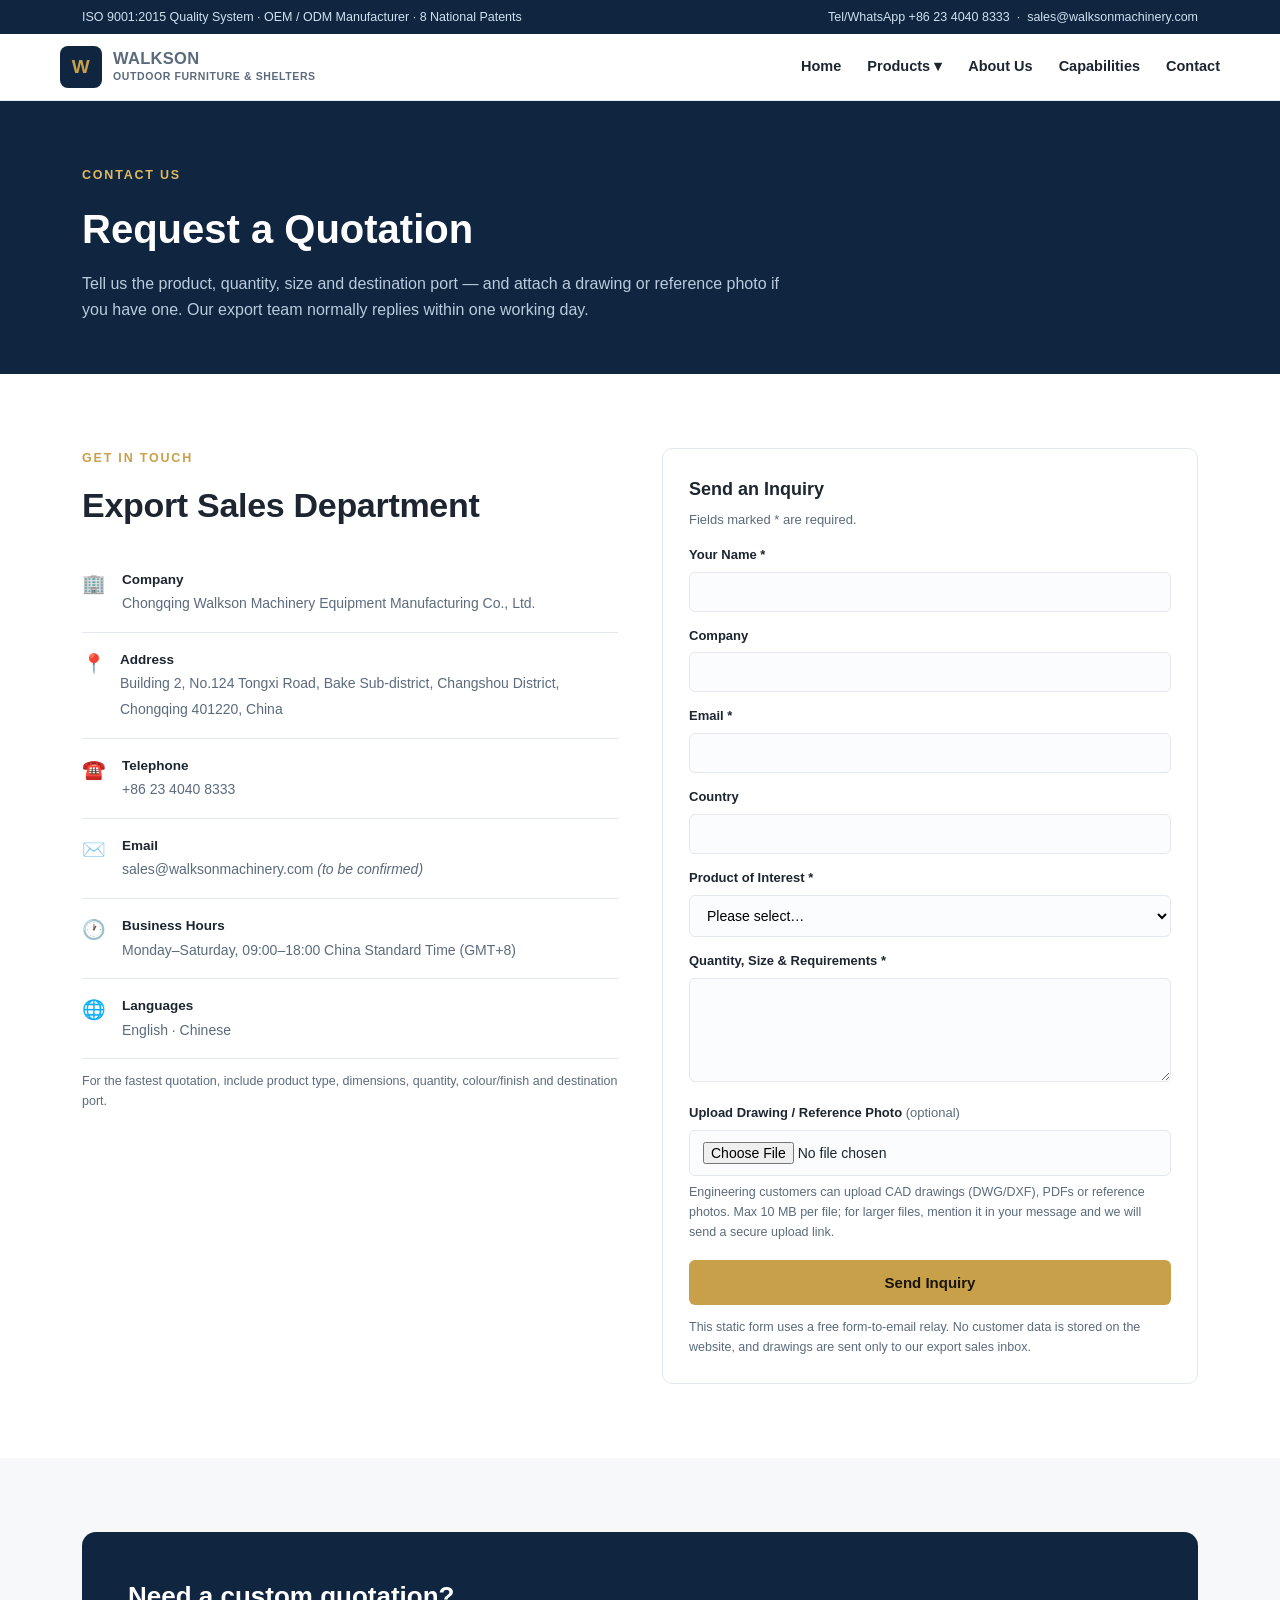
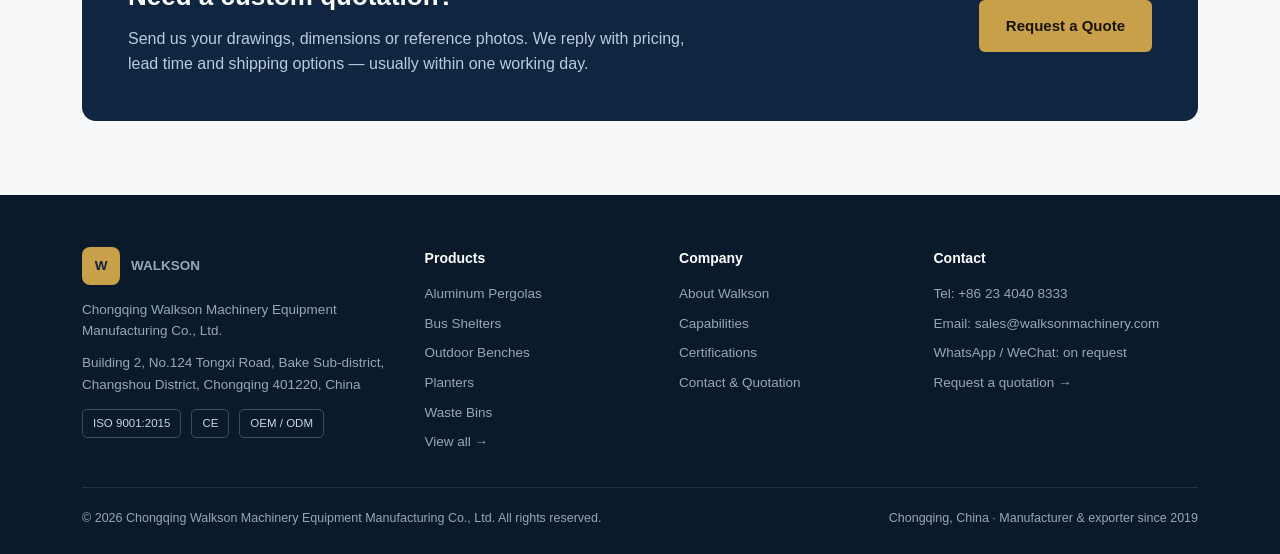
<file: contact.html>
<!DOCTYPE html>
<html lang="en">
<head>
<meta charset="utf-8">
<meta name="viewport" content="width=device-width, initial-scale=1">
<title>Contact Walkson Machinery | Request a Quotation</title>
<meta name="description" content="Contact Chongqing Walkson Machinery for quotations on aluminum pergolas, bus shelters, benches, planters, waste bins and street furniture. Export sales reply within one working day.">
<meta name="robots" content="index,follow">
<link rel="canonical" href="https://www.walksonmachinery.com/contact.html">
<meta property="og:type" content="website">
<meta property="og:site_name" content="Walkson Machinery">
<meta property="og:title" content="Contact Walkson Machinery | Request a Quotation">
<meta property="og:description" content="Contact Chongqing Walkson Machinery for quotations on aluminum pergolas, bus shelters, benches, planters, waste bins and street furniture. Export sales reply within one working day.">
<link rel="stylesheet" href="assets/css/style.css">
<script type="application/ld+json">{"@context": "https://schema.org", "@type": "Organization", "name": "Chongqing Walkson Machinery Equipment Manufacturing Co., Ltd.", "alternateName": "Walkson Machinery", "url": "https://www.walksonmachinery.com", "logo": "https://www.walksonmachinery.com/assets/img/logo.svg", "foundingDate": "2019-03-04", "email": "sales@walksonmachinery.com", "telephone": "+86-23-4040-8333", "address": {"@type": "PostalAddress", "streetAddress": "Building 2, No.124 Tongxi Road, Bake Sub-district", "addressLocality": "Changshou District, Chongqing", "postalCode": "401220", "addressCountry": "CN"}, "description": "Manufacturer of aluminum pergolas, bus shelters, outdoor benches, planters, waste bins, signage and street furniture. ISO 9001:2015 certified, OEM/ODM with MOQ from 1 piece.", "numberOfEmployees": {"@type": "QuantitativeValue", "value": 30}, "knowsAbout": ["Aluminum Pergolas", "Bus Shelters", "Outdoor Benches", "Metal Planters", "Waste Bins", "Wayfinding Signage", "Bicycle Racks", "Hand Trucks", "Clothing Donation Bins", "Parcel Boxes", "Bollards", "Dog Park Equipment"], "hasCredential": [{"@type": "EducationalOccupationalCredential", "name": "ISO 9001:2015"}], "award": "8 nationally authorized patents", "sameAs": ["https://busshelters.en.made-in-china.com/"]}</script>

</head>
<body>
<div class="topbar"><div class="wrap">
  <span>ISO 9001:2015 Quality System · OEM / ODM Manufacturer · 8 National Patents</span>
  <span>Tel/WhatsApp +86 23 4040 8333 &nbsp;·&nbsp; <a href="mailto:sales@walksonmachinery.com">sales@walksonmachinery.com</a></span>
</div></div>
<header>
  <div class="wrap nav">
    <a class="brand" href="index.html">
      <span class="logo">W</span>
      <span><b>WALKSON</b><span>Outdoor Furniture &amp; Shelters</span></span>
    </a>
    <button class="nav-toggle" aria-label="Menu">☰</button>
    <nav><ul>
      <li><a href="index.html">Home</a></li>
      <li class="has-drop"><a href="products.html">Products &#9662;</a>
        <div class="dropdown"><a href="products.html#gazebo">Aluminum Pergolas &amp; Gazebos</a>
<a href="products.html#bus-shelter">Bus Shelters</a>
<a href="products.html#outdoor-bench">Outdoor Benches &amp; Seating</a>
<a href="products.html#planter">Planters &amp; Flower Boxes</a>
<a href="products.html#waste-bin">Waste Bins &amp; Recycling</a>
<a href="products.html#signage">Signage &amp; Wayfinding</a>
<a href="products.html#bicycle-parking-rack">Bicycle Parking Racks</a>
<a href="products.html#hand-truck">Hand Trucks &amp; Trolleys</a>
<a href="products.html#clothing-donation-bin">Clothing Donation Bins</a>
<a href="products.html#parcel-box">Parcel Boxes</a>
<a href="products.html#bollard">Bollards &amp; Parking Posts</a>
<a href="products.html#dog-park-equipment">Dog Park Equipment</a></div>
      </li>
      <li><a href="about.html">About Us</a></li>
      <li><a href="capabilities.html">Capabilities</a></li>
      <li><a href="contact.html">Contact</a></li>
    </ul></nav>
  </div>
</header><div class="page-hero"><div class="wrap">
  <div class="eyebrow">Contact Us</div><h1>Request a Quotation</h1><p>Tell us the product, quantity, size and destination port — and attach a drawing or reference photo if you have one. Our export team normally replies within one working day.</p>
</div></div>
<section><div class="wrap contact-grid">
  <div>
    <div class="sec-head" style="margin-bottom:20px"><div class="eyebrow">Get in Touch</div><h2>Export Sales Department</h2></div>
    <div class="info-row"><span class="ico">🏢</span><div><b>Company</b><span>Chongqing Walkson Machinery Equipment Manufacturing Co., Ltd.</span></div></div>
    <div class="info-row"><span class="ico">📍</span><div><b>Address</b><span>Building 2, No.124 Tongxi Road, Bake Sub-district, Changshou District, Chongqing 401220, China</span></div></div>
    <div class="info-row"><span class="ico">☎️</span><div><b>Telephone</b><span>+86 23 4040 8333</span></div></div>
    <div class="info-row"><span class="ico">✉️</span><div><b>Email</b><span>sales@walksonmachinery.com <em>(to be confirmed)</em></span></div></div>
    <div class="info-row"><span class="ico">🕐</span><div><b>Business Hours</b><span>Monday–Saturday, 09:00–18:00 China Standard Time (GMT+8)</span></div></div>
    <div class="info-row"><span class="ico">🌐</span><div><b>Languages</b><span>English · Chinese</span></div></div>
    <p class="note">For the fastest quotation, include product type, dimensions, quantity, colour/finish and destination port.</p>
  </div>
  <form action="https://formsubmit.co/sales@walksonmachinery.com" method="POST" enctype="multipart/form-data">
    <h3 style="font-size:18px;margin-bottom:6px">Send an Inquiry</h3>
    <p style="font-size:13px;color:#5b6b7c">Fields marked * are required.</p>
    <label for="name">Your Name *</label>
    <input id="name" name="name" required>
    <label for="company">Company</label>
    <input id="company" name="company">
    <label for="email">Email *</label>
    <input id="email" type="email" name="email" required>
    <label for="country">Country</label>
    <input id="country" name="country">
    <label for="product">Product of Interest *</label>
    <select id="product" name="product" required>
      <option value="">Please select…</option>
      <option>Aluminum Pergola / Gazebo</option>
      <option>Bus Shelter</option>
      <option>Outdoor Bench / Seating</option>
      <option>Planter / Flower Box</option>
      <option>Waste Bin / Recycling</option>
      <option>Signage / Wayfinding</option>
      <option>Bicycle Parking Rack</option>
      <option>Hand Truck / Trolley</option>
      <option>Clothing Donation Bin</option>
      <option>Parcel Box</option>
      <option>Bollard / Parking Post</option>
      <option>Dog Park Equipment</option>
      <option>Other / Custom Project</option>
    </select>
    <label for="message">Quantity, Size &amp; Requirements *</label>
    <textarea id="message" name="message" rows="5" required></textarea>
    <label for="drawing">Upload Drawing / Reference Photo <span style="font-weight:400;color:#5b6b7c">(optional)</span></label>
    <input id="drawing" type="file" name="attachment" accept=".pdf,.dwg,.dxf,.jpg,.jpeg,.png,.zip,.rar,.xlsx,.doc,.docx">
    <p class="note" style="margin-top:6px">Engineering customers can upload CAD drawings (DWG/DXF), PDFs or reference photos. Max 10 MB per file; for larger files, mention it in your message and we will send a secure upload link.</p>
    <input type="hidden" name="_subject" value="New website inquiry — Walkson">
    <input type="hidden" name="_template" value="table">
    <button class="btn btn-primary" type="submit">Send Inquiry</button>
    <p class="note">This static form uses a free form-to-email relay. No customer data is stored on the website, and drawings are sent only to our export sales inbox.</p>
  </form>
</div></section>
<section class="soft"><div class="wrap"><div class="cta-band">
  <div><h2>Need a custom quotation?</h2><p>Send us your drawings, dimensions or reference photos. We reply with pricing, lead time and shipping options — usually within one working day.</p></div>
  <div><a class="btn btn-primary" href="contact.html">Request a Quote</a></div>
</div></div></section><footer>
  <div class="wrap">
    <div class="foot-grid">
      <div>
        <div class="foot-brand"><span class="logo">W</span><b>WALKSON</b></div>
        <p>Chongqing Walkson Machinery Equipment Manufacturing Co., Ltd.</p>
        <p style="margin-top:10px">Building 2, No.124 Tongxi Road, Bake Sub-district, Changshou District, Chongqing 401220, China</p>
        <div class="badges"><span>ISO 9001:2015</span><span>CE</span><span>OEM / ODM</span></div>
      </div>
      <div><h4>Products</h4><ul>
        <li><a href="products.html#gazebo">Aluminum Pergolas</a></li>
        <li><a href="products.html#bus-shelter">Bus Shelters</a></li>
        <li><a href="products.html#outdoor-bench">Outdoor Benches</a></li>
        <li><a href="products.html#planter">Planters</a></li>
        <li><a href="products.html#waste-bin">Waste Bins</a></li>
        <li><a href="products.html">View all →</a></li>
      </ul></div>
      <div><h4>Company</h4><ul>
        <li><a href="about.html">About Walkson</a></li>
        <li><a href="capabilities.html">Capabilities</a></li>
        <li><a href="capabilities.html#certifications">Certifications</a></li>
        <li><a href="contact.html">Contact &amp; Quotation</a></li>
      </ul></div>
      <div><h4>Contact</h4><ul>
        <li>Tel: +86 23 4040 8333</li>
        <li>Email: <a href="mailto:sales@walksonmachinery.com">sales@walksonmachinery.com</a></li>
        <li>WhatsApp / WeChat: on request</li>
        <li><a href="contact.html">Request a quotation →</a></li>
      </ul></div>
    </div>
    <div class="foot-bottom">
      <span>© 2026 Chongqing Walkson Machinery Equipment Manufacturing Co., Ltd. All rights reserved.</span>
      <span>Chongqing, China · Manufacturer &amp; exporter since 2019</span>
    </div>
  </div>
</footer>
<script src="assets/js/site.js"></script>
</body>
</html>
</file>
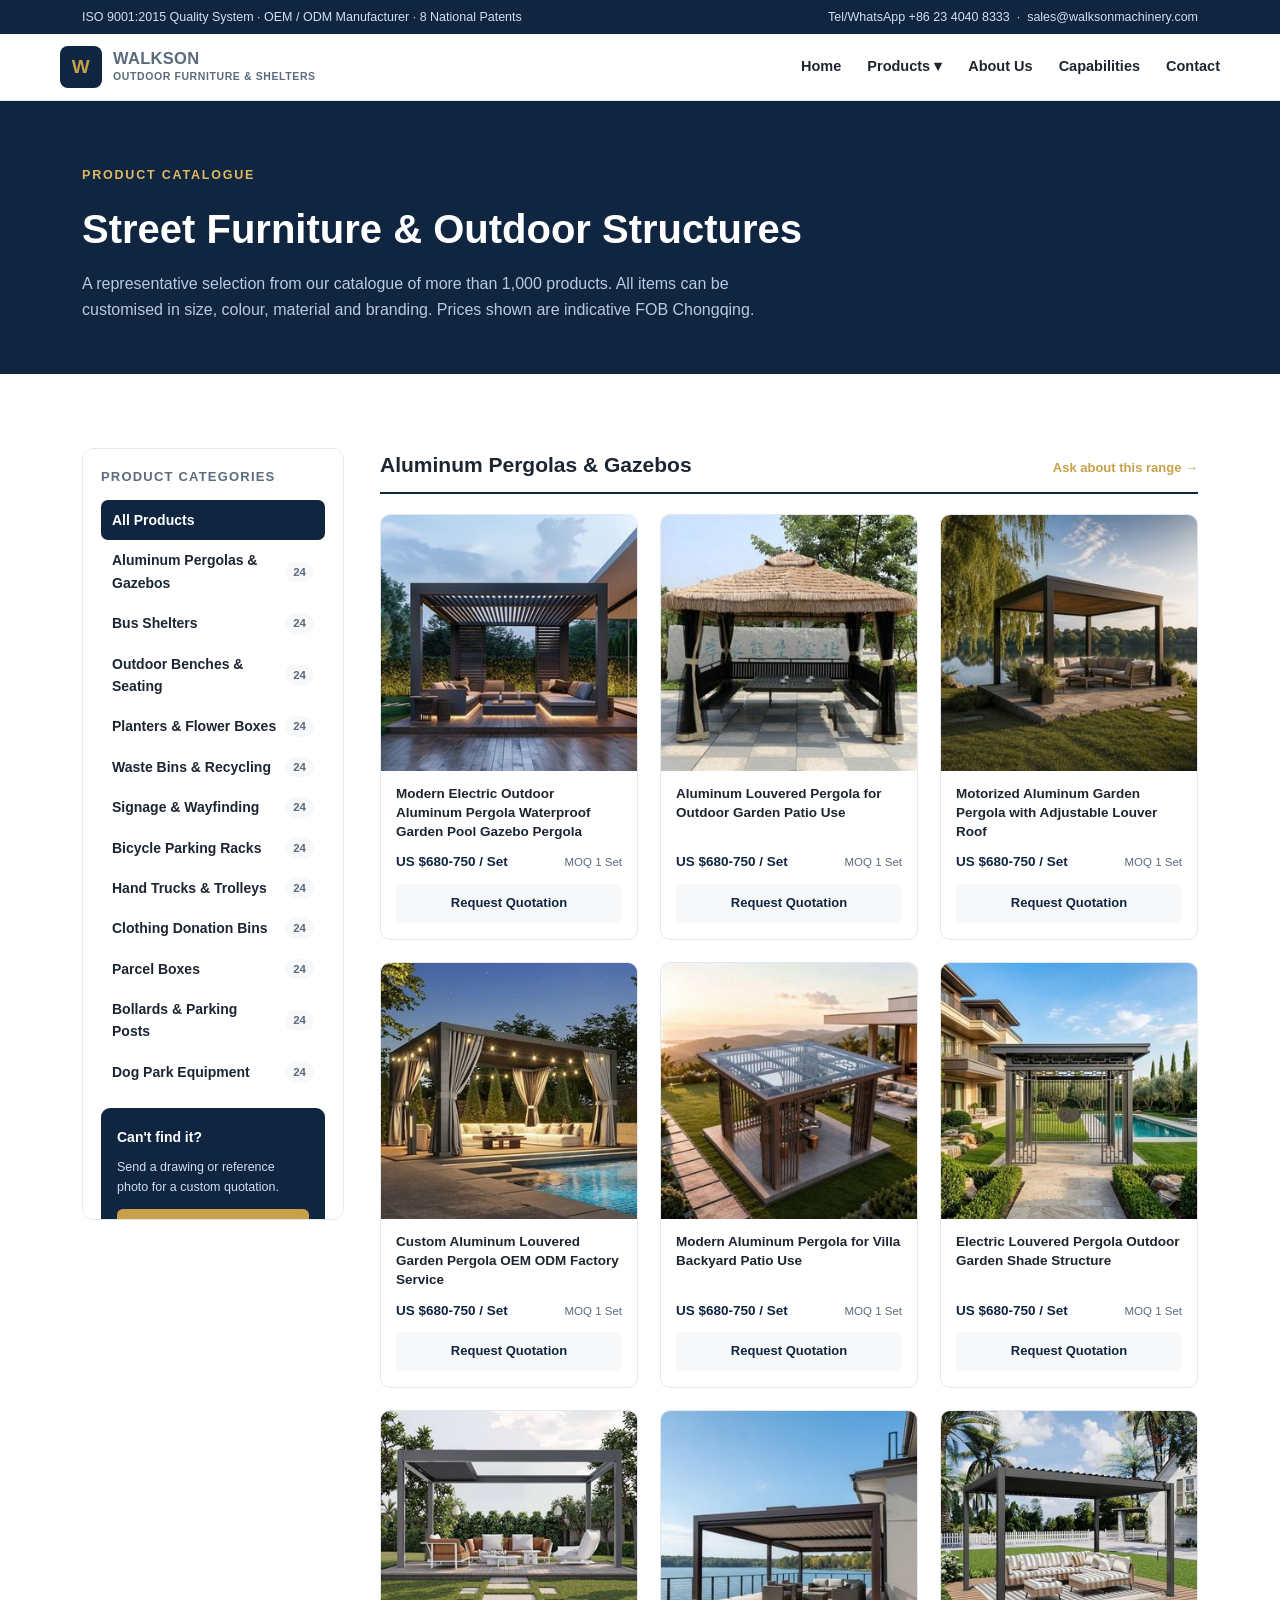
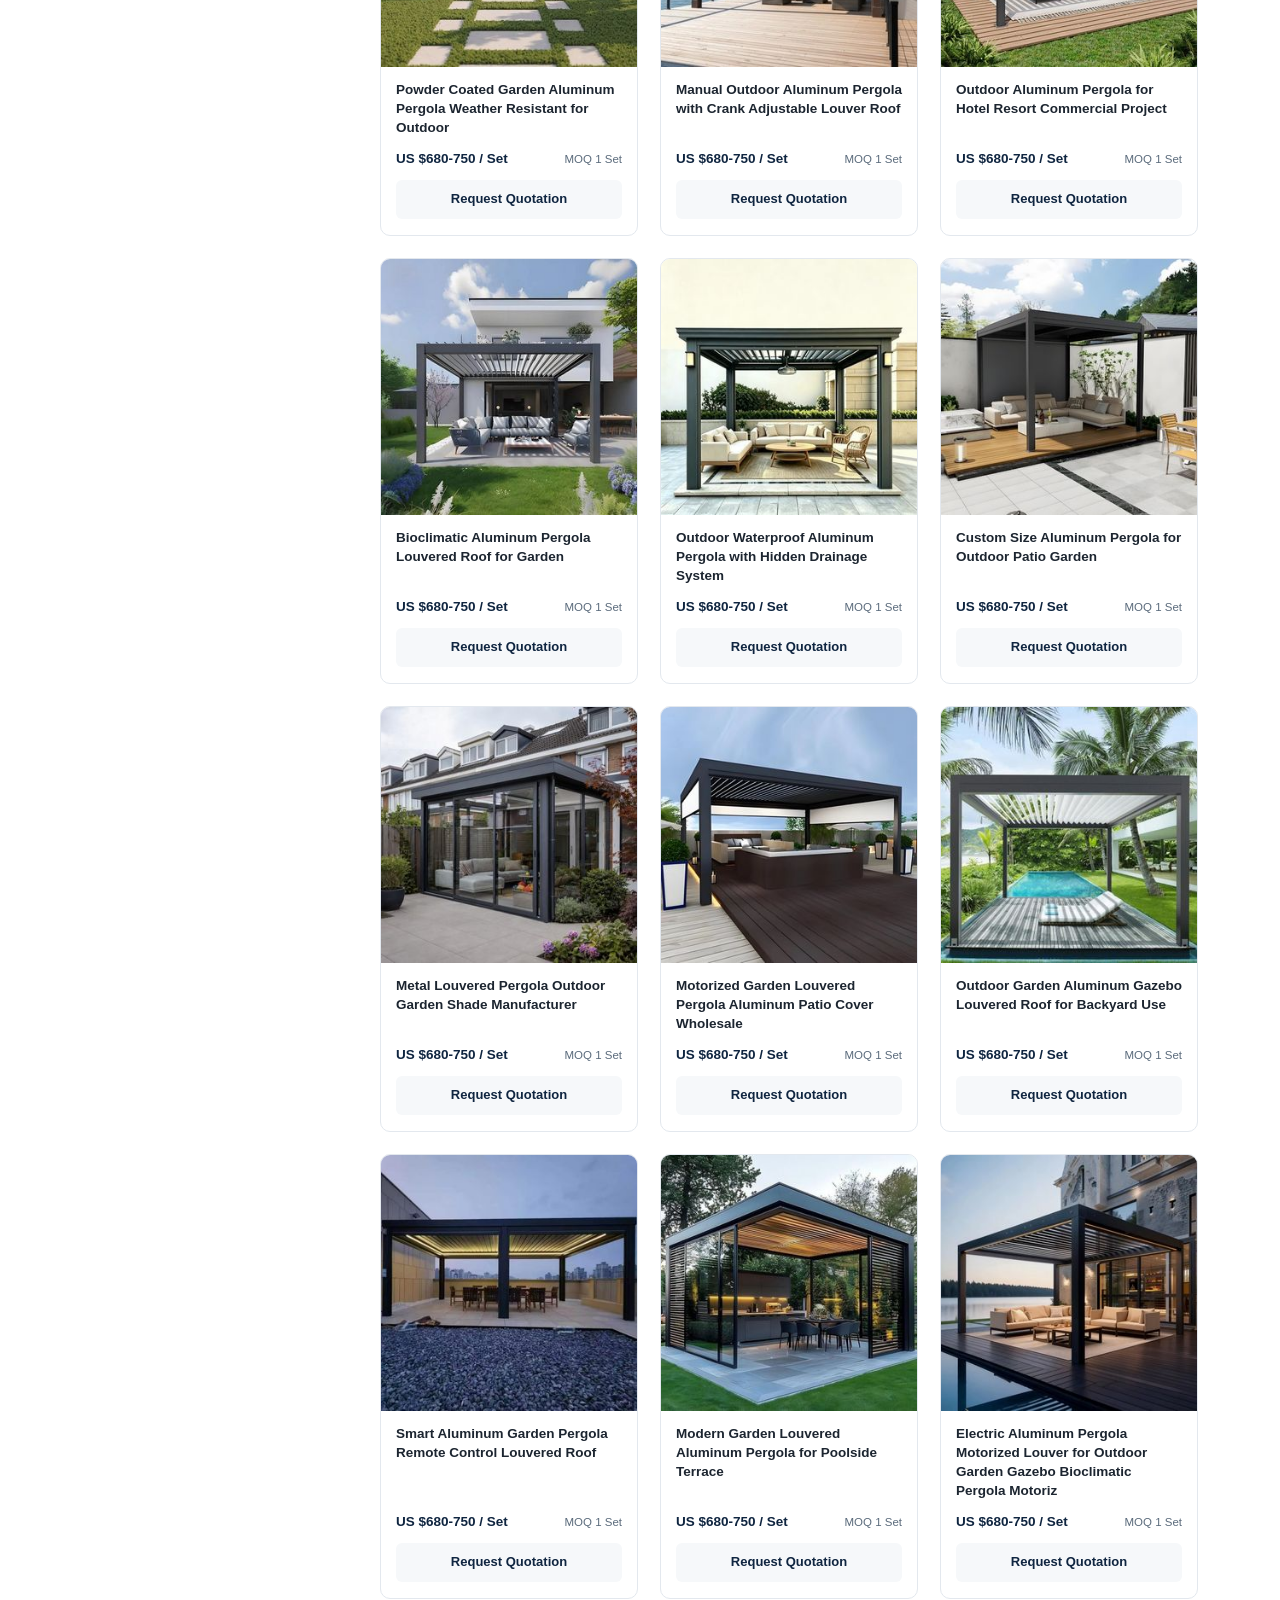
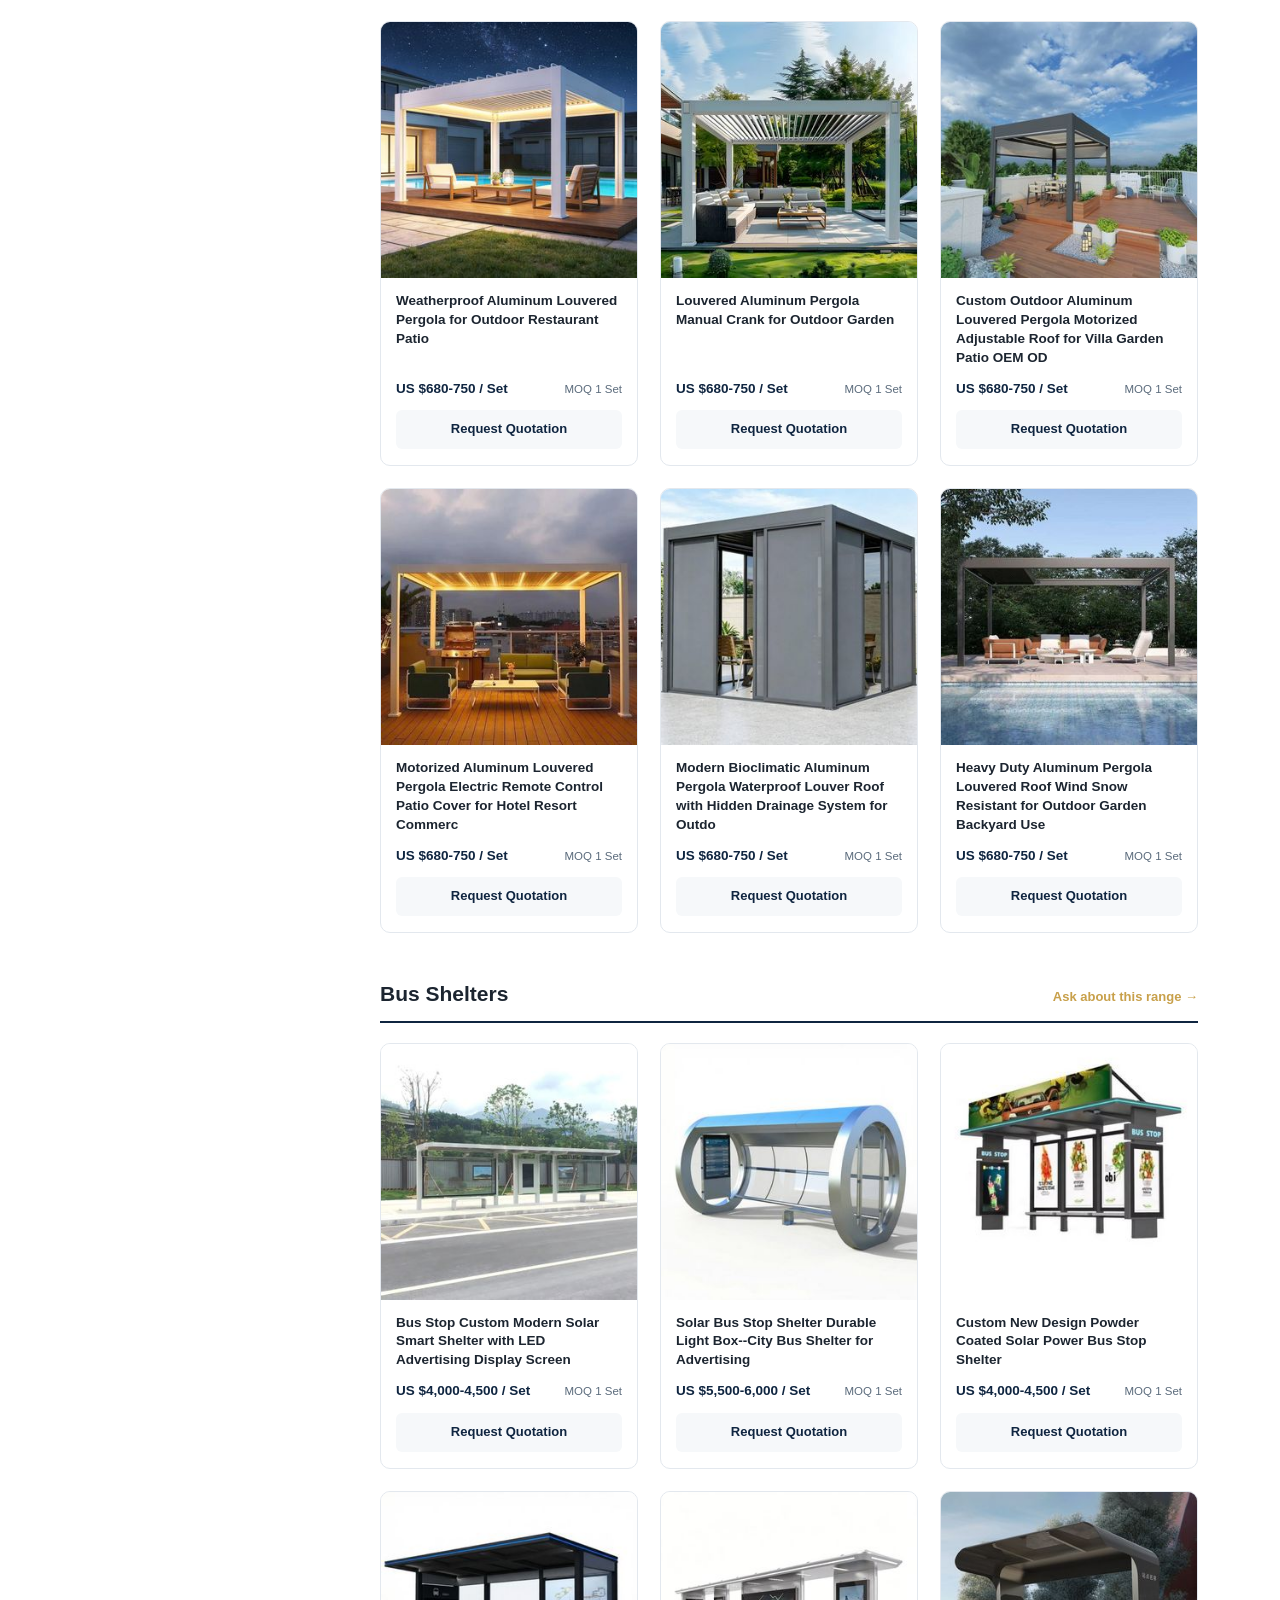
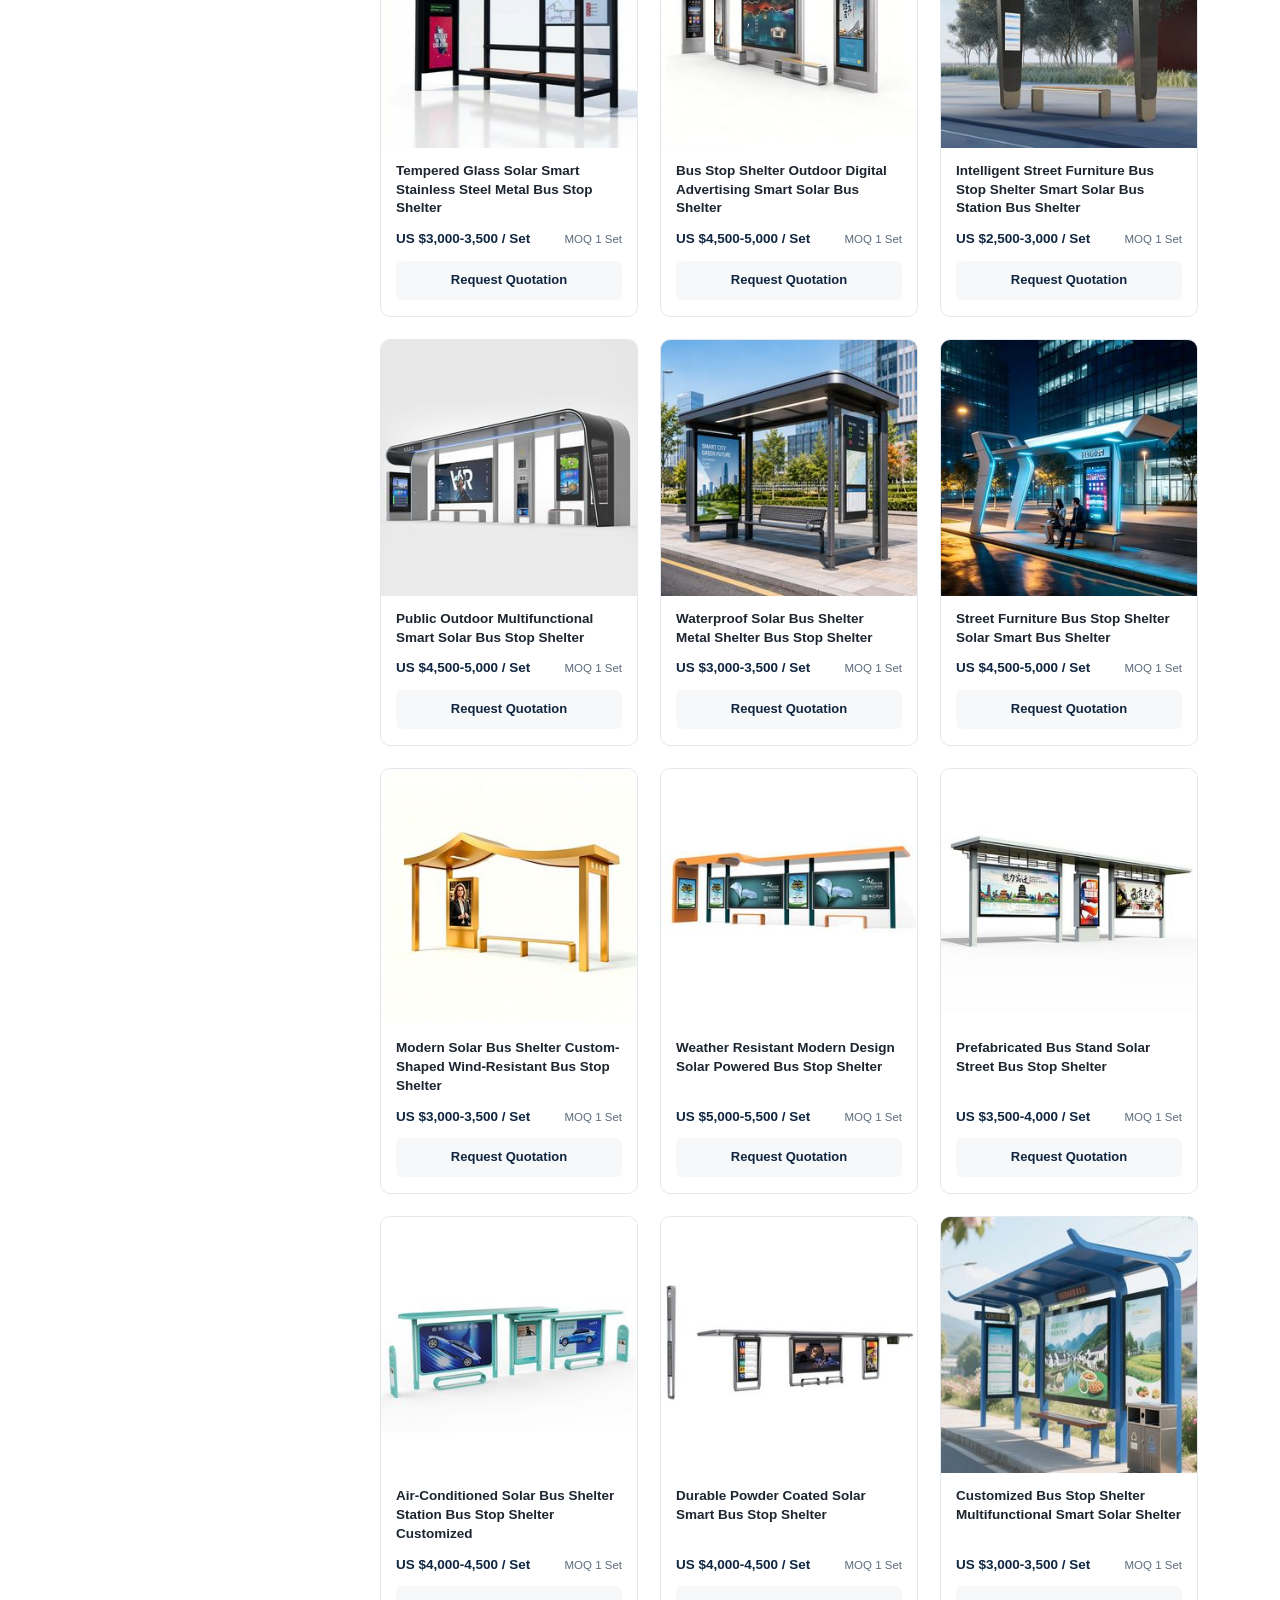
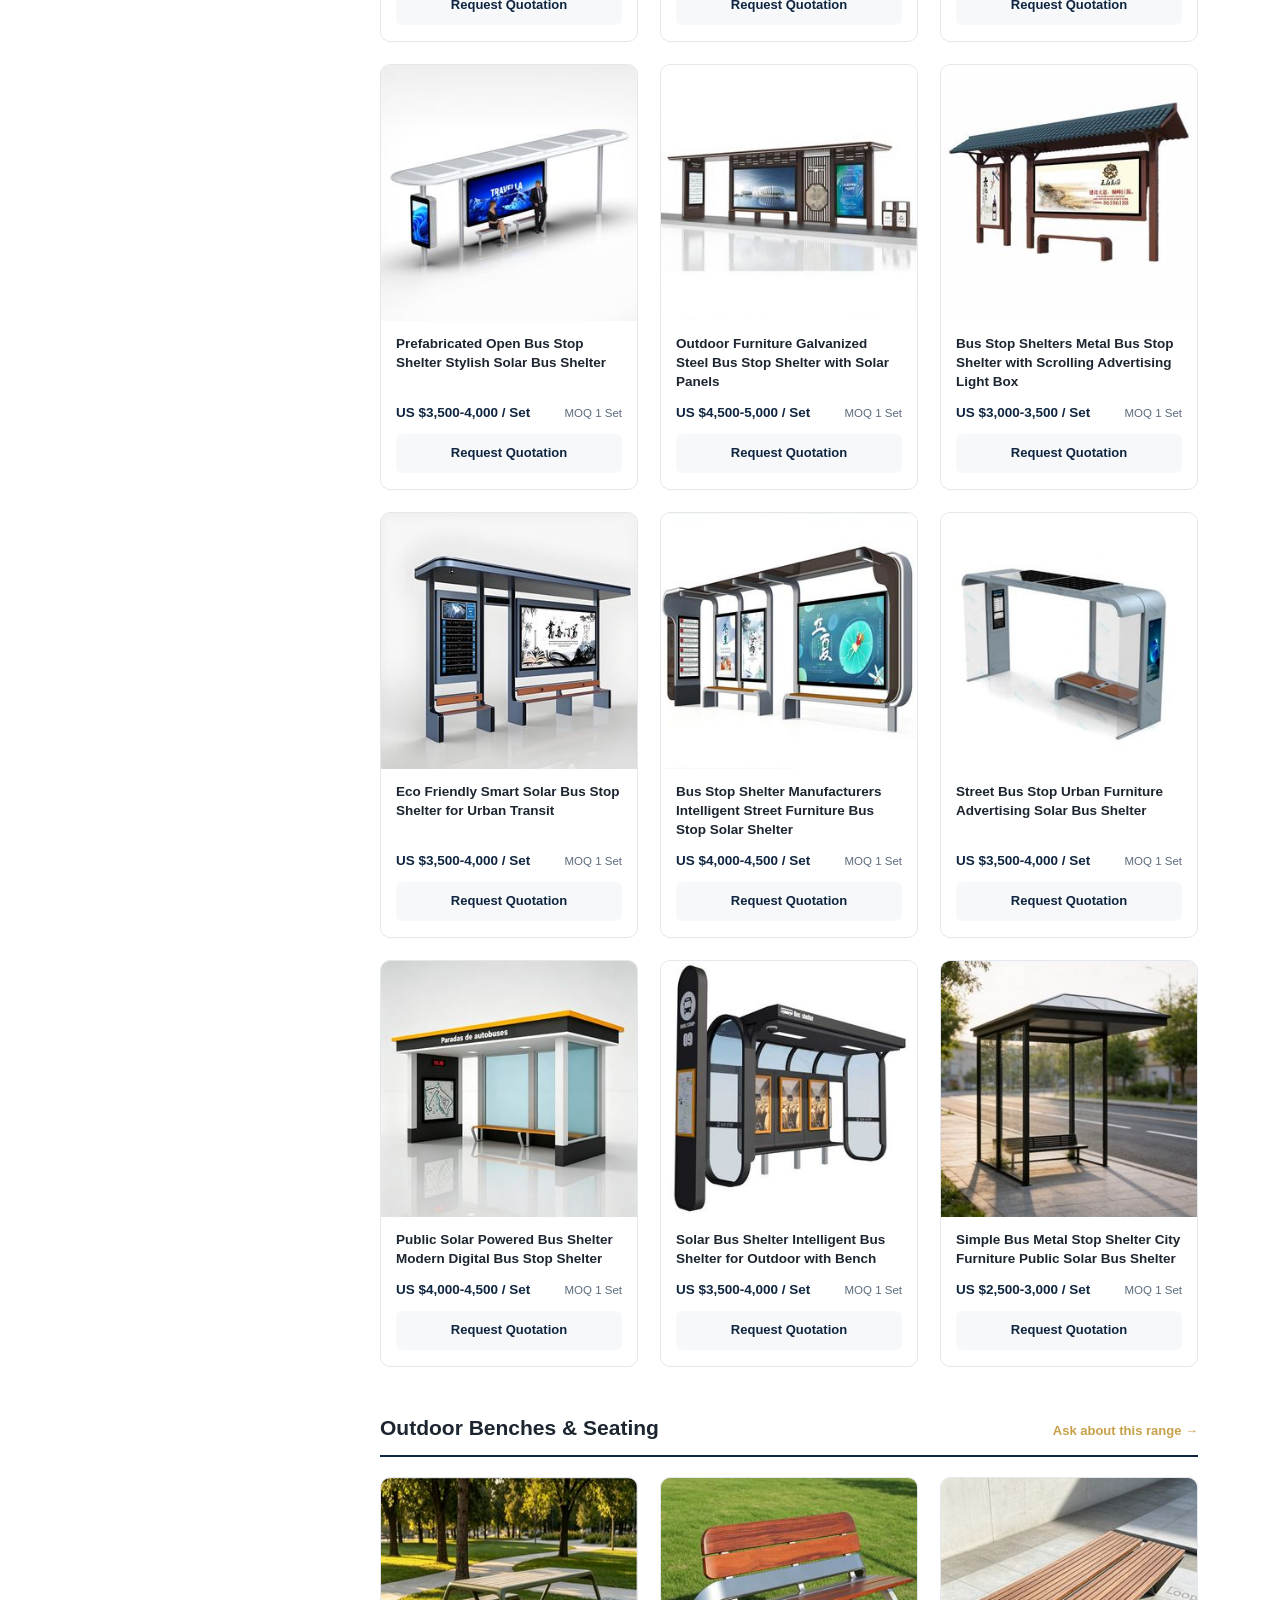
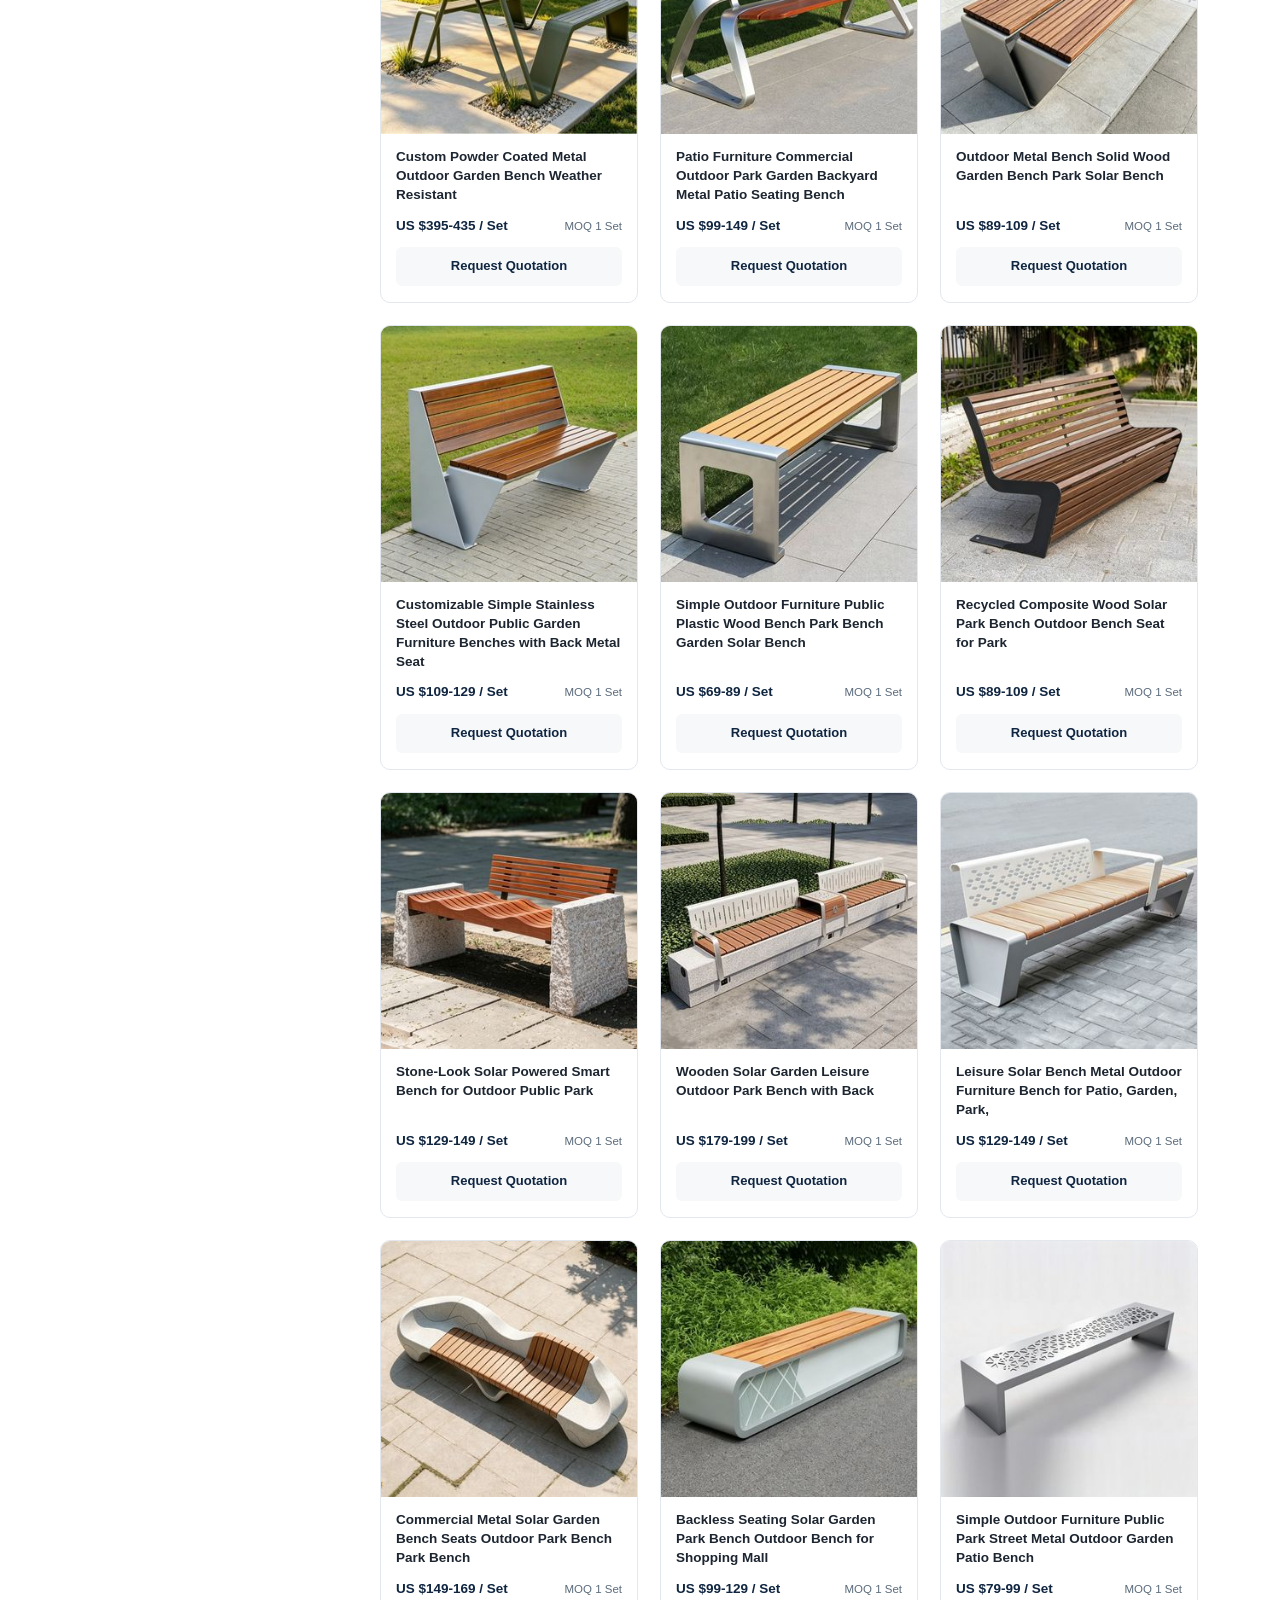
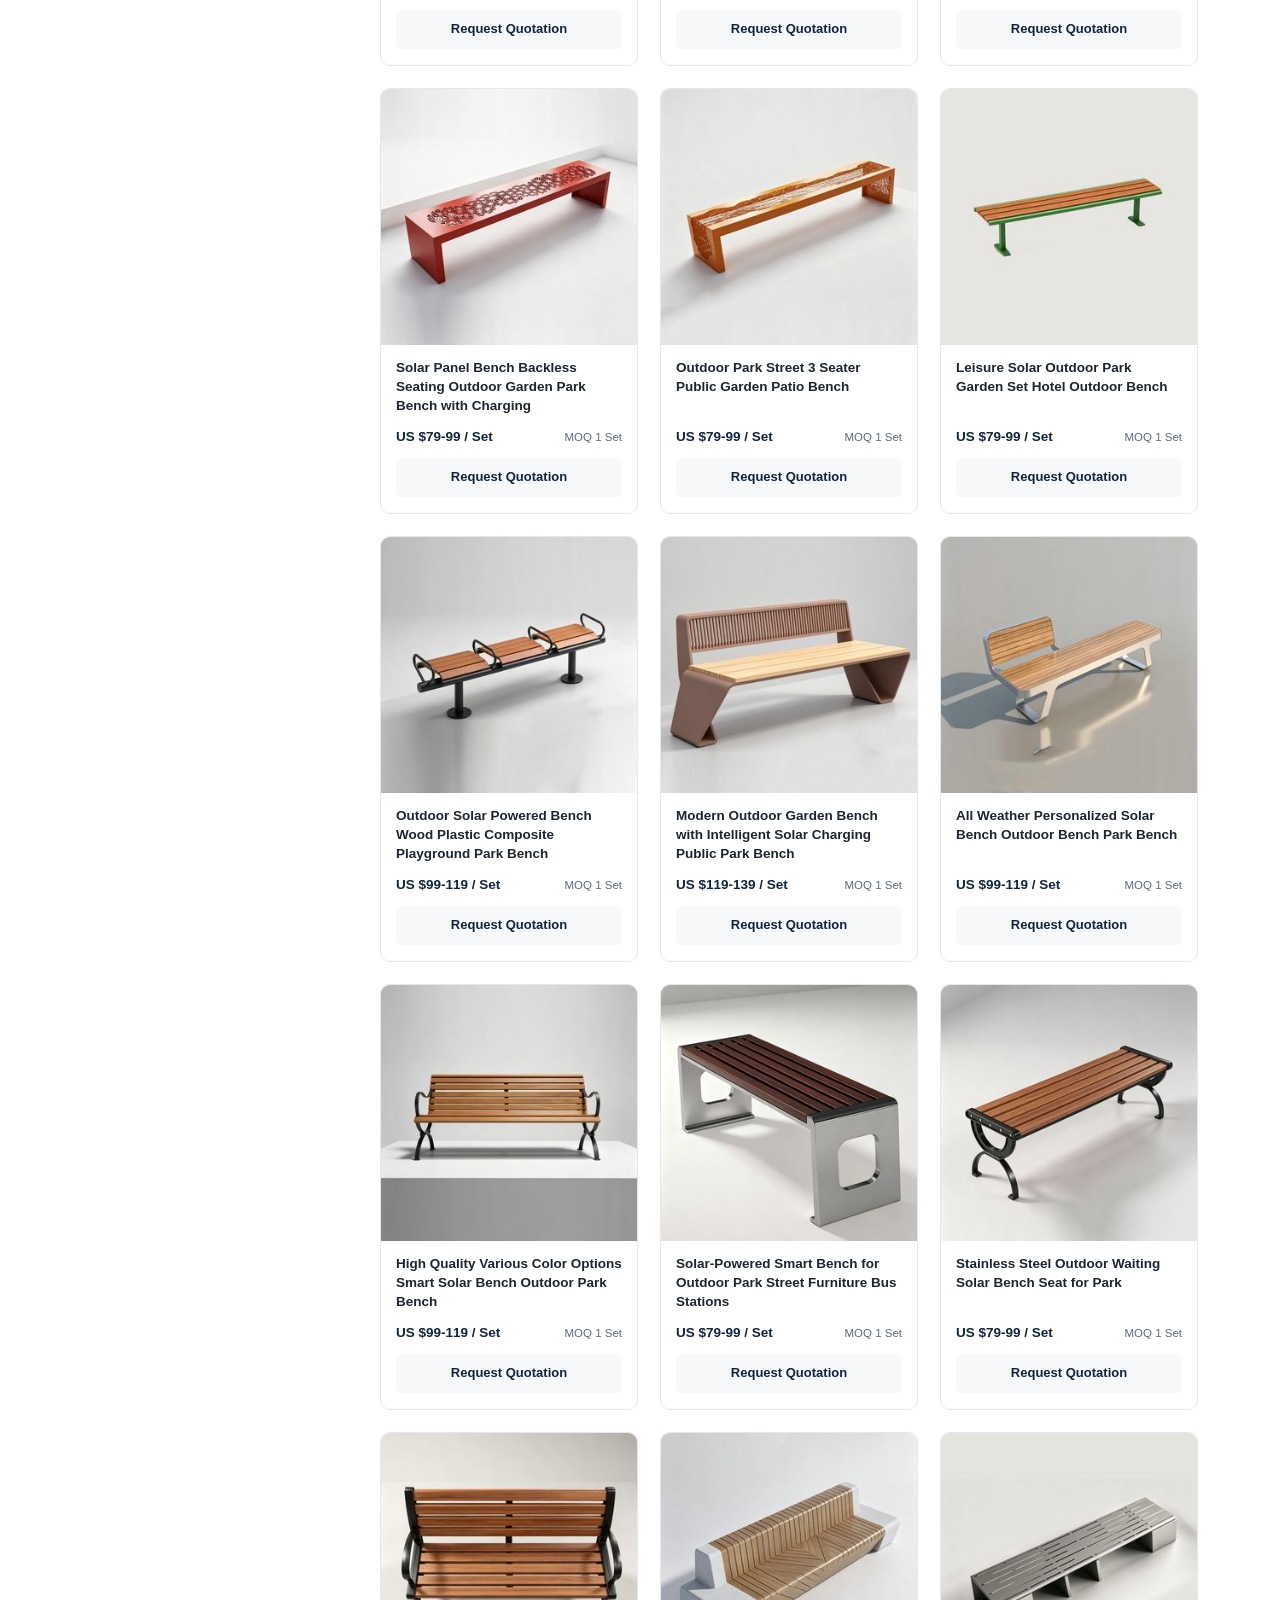
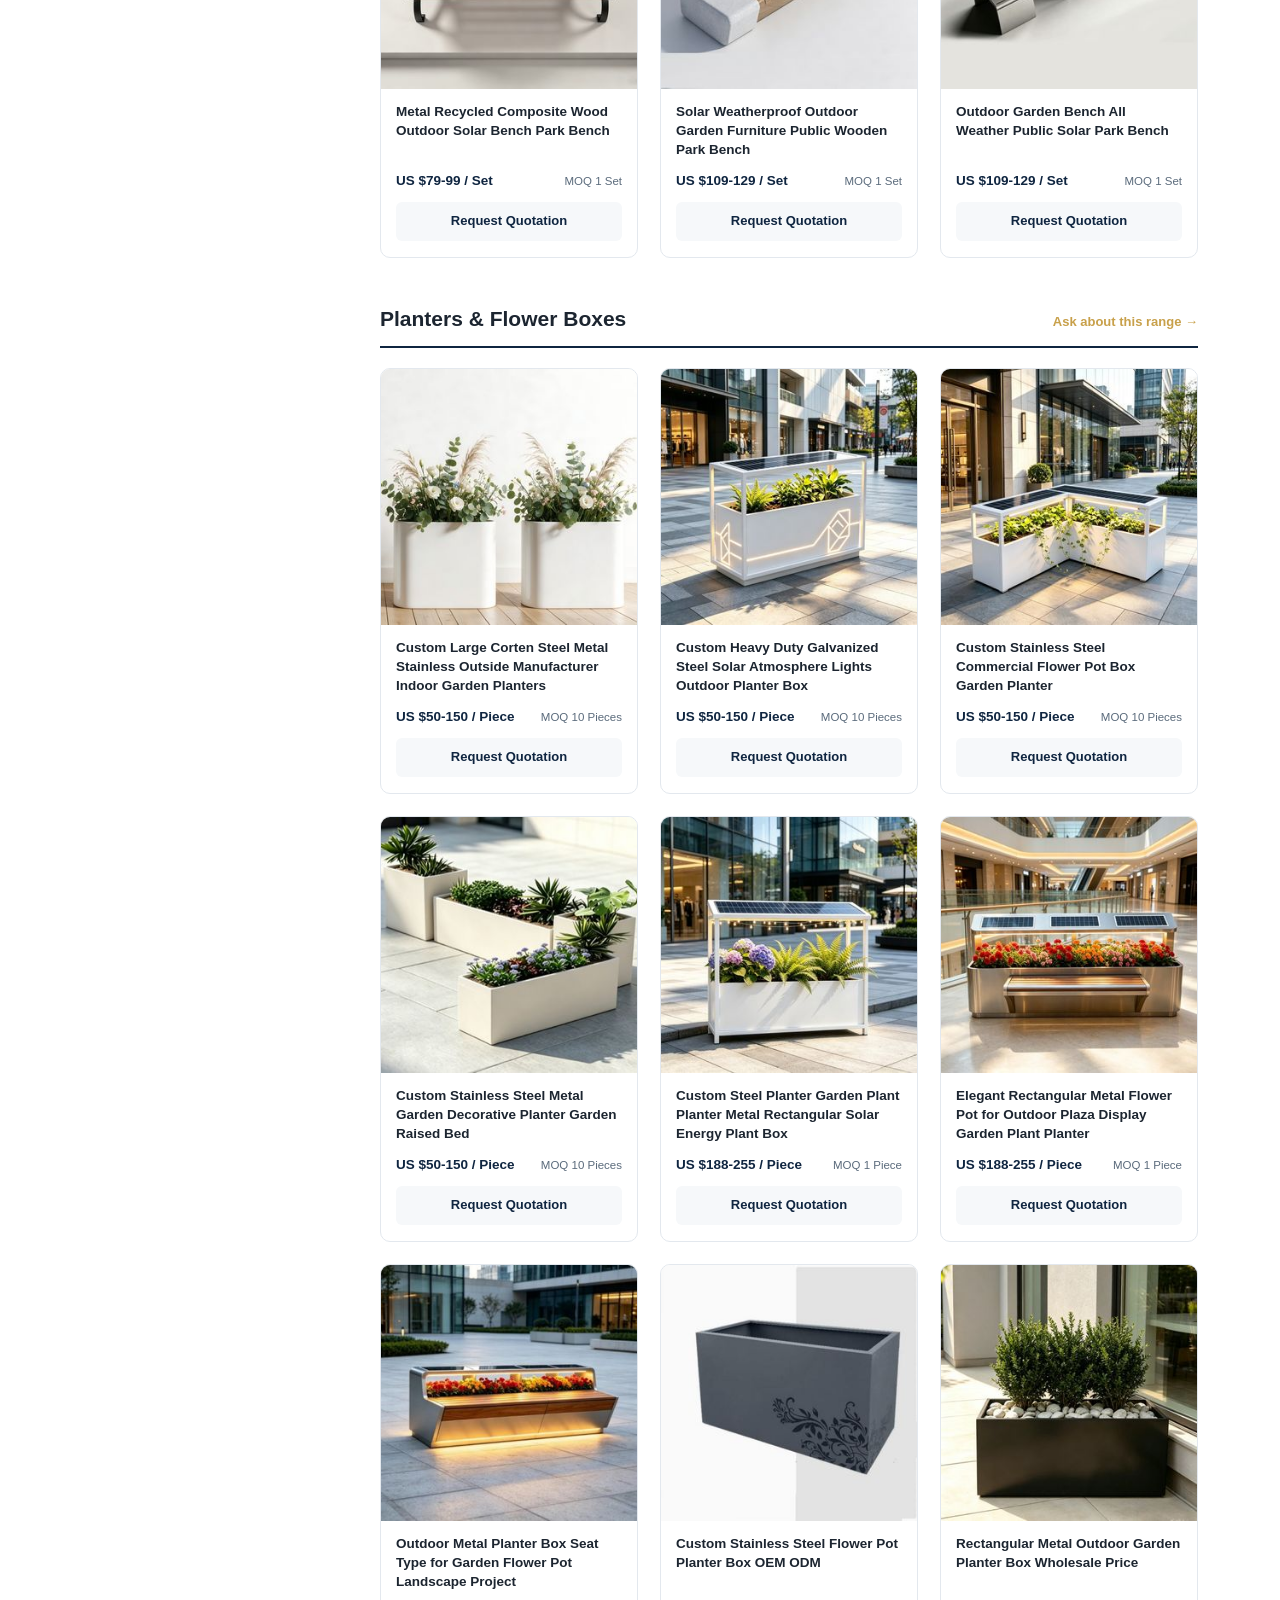
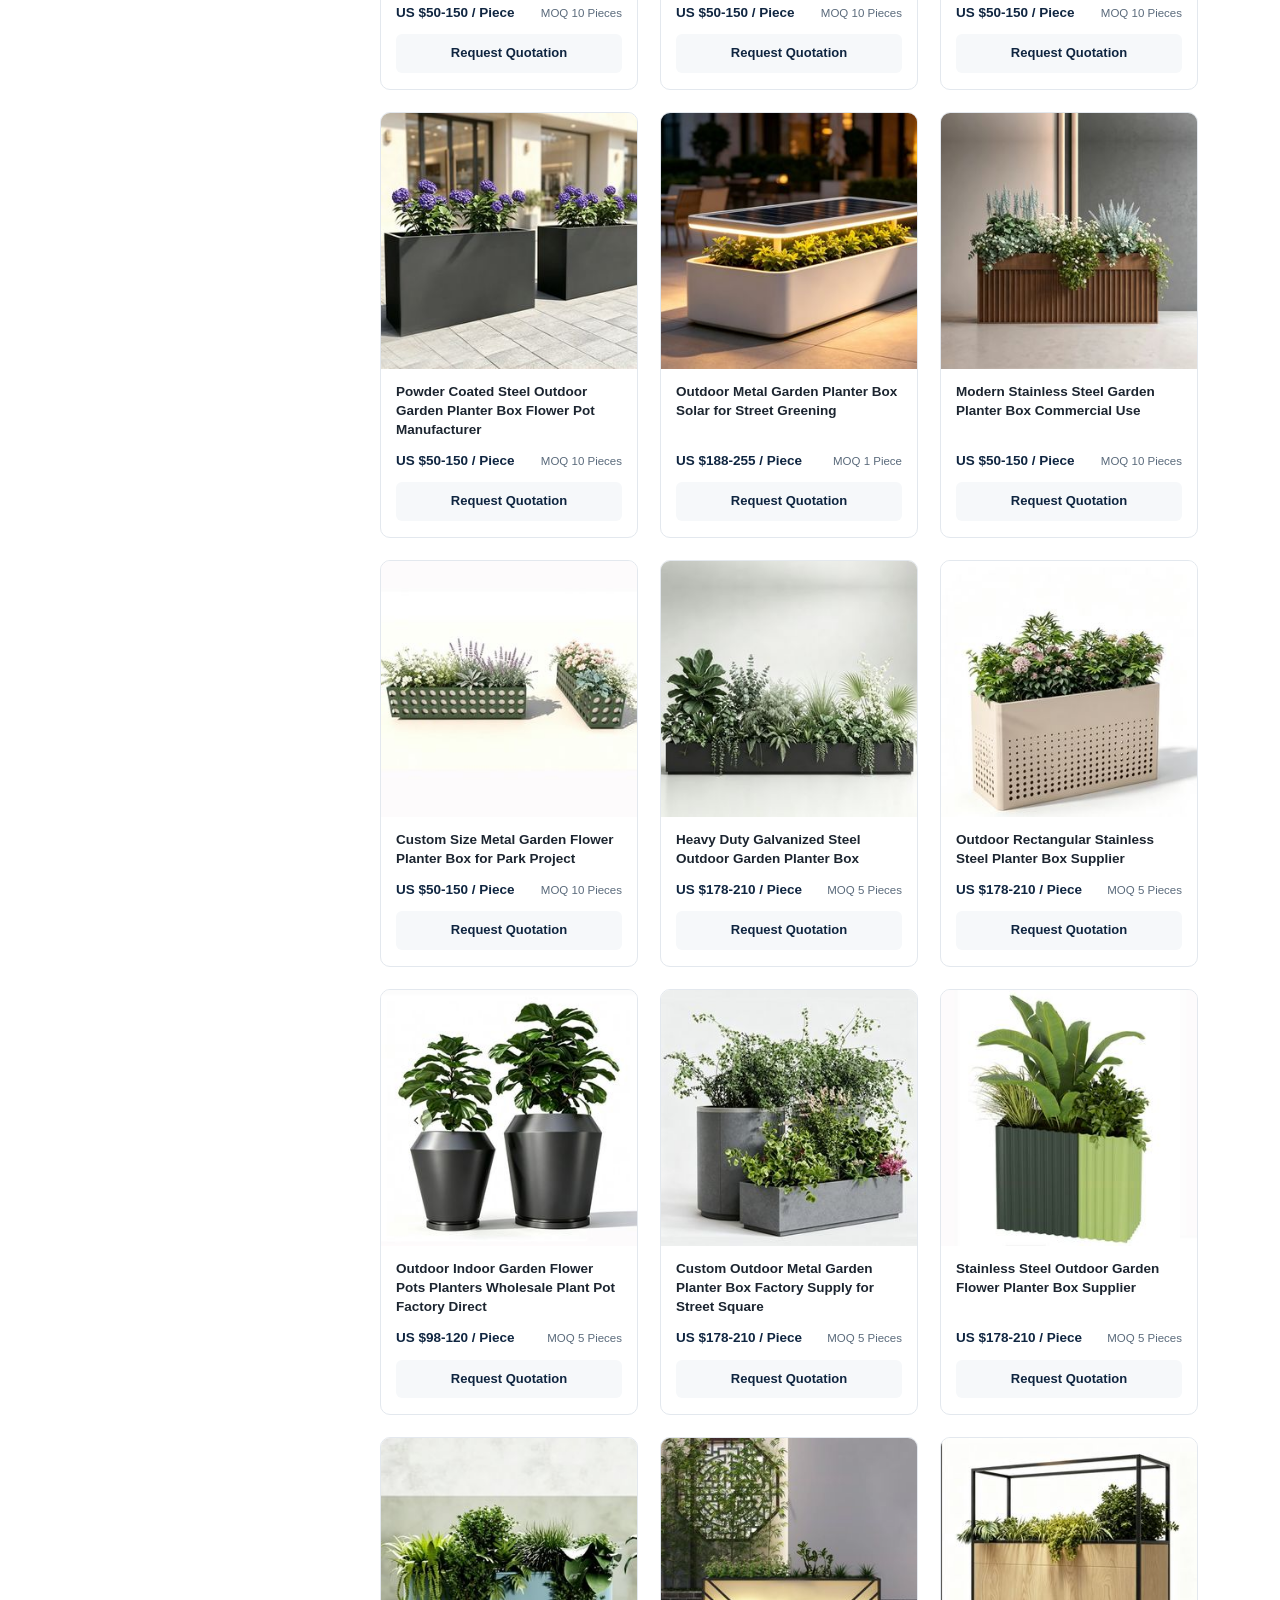
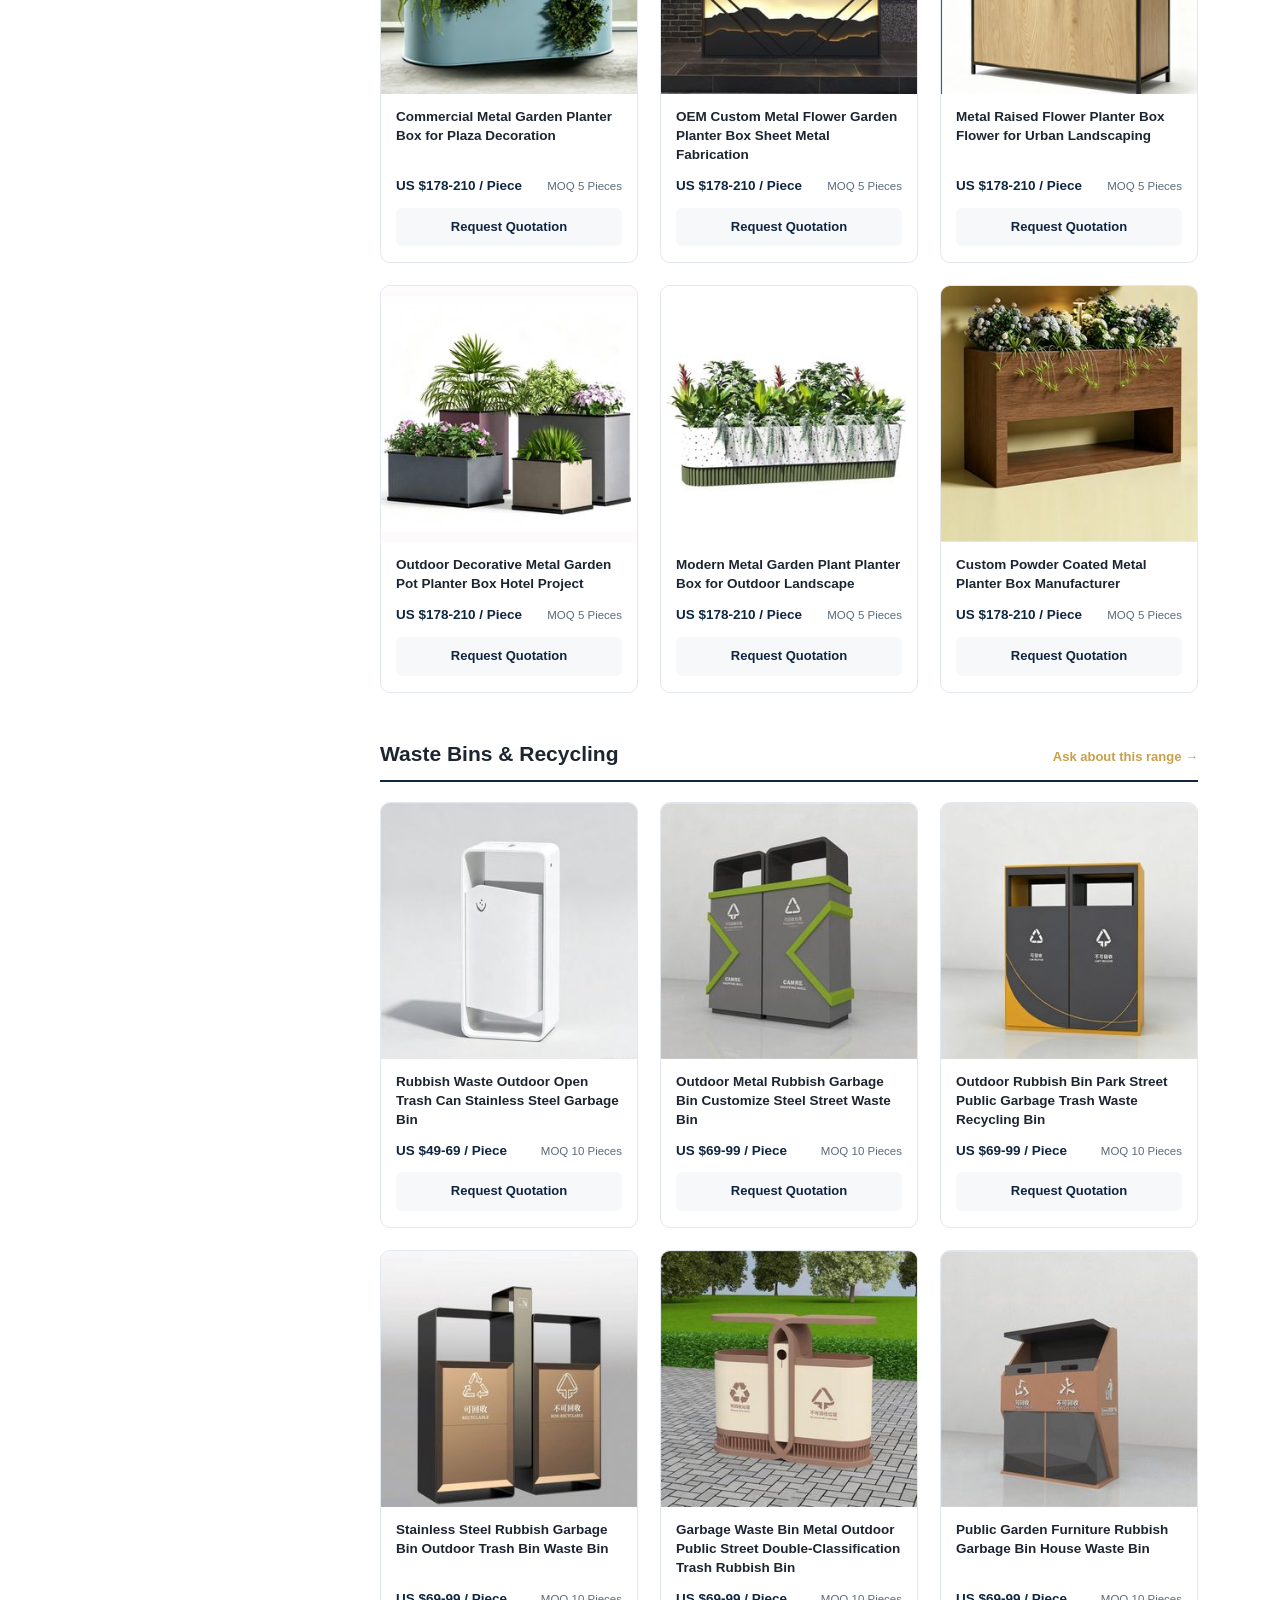
<file: products.html>
<!DOCTYPE html>
<html lang="en">
<head>
<meta charset="utf-8">
<meta name="viewport" content="width=device-width, initial-scale=1">
<title>Products | Walkson Machinery — Pergolas, Bus Shelters, Benches, Planters &amp; More</title>
<meta name="description" content="Browse Walkson outdoor products: aluminum pergolas, bus shelters, park benches, planters, waste bins, signage, bicycle racks, hand trucks, bollards, parcel boxes and dog park equipment.">
<meta name="robots" content="index,follow">
<link rel="canonical" href="https://www.walksonmachinery.com/products.html">
<meta property="og:type" content="website">
<meta property="og:site_name" content="Walkson Machinery">
<meta property="og:title" content="Products | Walkson Machinery — Pergolas, Bus Shelters, Benches, Planters &amp; More">
<meta property="og:description" content="Browse Walkson outdoor products: aluminum pergolas, bus shelters, park benches, planters, waste bins, signage, bicycle racks, hand trucks, bollards, parcel boxes and dog park equipment.">
<link rel="stylesheet" href="assets/css/style.css">
<script type="application/ld+json">{"@context": "https://schema.org", "@type": "Organization", "name": "Chongqing Walkson Machinery Equipment Manufacturing Co., Ltd.", "alternateName": "Walkson Machinery", "url": "https://www.walksonmachinery.com", "logo": "https://www.walksonmachinery.com/assets/img/logo.svg", "foundingDate": "2019-03-04", "email": "sales@walksonmachinery.com", "telephone": "+86-23-4040-8333", "address": {"@type": "PostalAddress", "streetAddress": "Building 2, No.124 Tongxi Road, Bake Sub-district", "addressLocality": "Changshou District, Chongqing", "postalCode": "401220", "addressCountry": "CN"}, "description": "Manufacturer of aluminum pergolas, bus shelters, outdoor benches, planters, waste bins, signage and street furniture. ISO 9001:2015 certified, OEM/ODM with MOQ from 1 piece.", "numberOfEmployees": {"@type": "QuantitativeValue", "value": 30}, "knowsAbout": ["Aluminum Pergolas", "Bus Shelters", "Outdoor Benches", "Metal Planters", "Waste Bins", "Wayfinding Signage", "Bicycle Racks", "Hand Trucks", "Clothing Donation Bins", "Parcel Boxes", "Bollards", "Dog Park Equipment"], "hasCredential": [{"@type": "EducationalOccupationalCredential", "name": "ISO 9001:2015"}], "award": "8 nationally authorized patents", "sameAs": ["https://busshelters.en.made-in-china.com/"]}</script>
<script type="application/ld+json">{"@context": "https://schema.org", "@type": "ItemList", "numberOfItems": 288, "itemListElement": [{"@type": "ListItem", "position": 1, "name": "Modern Electric Outdoor Aluminum Pergola Waterproof Garden Pool Gazebo Pergola", "url": "https://www.walksonmachinery.com/products.html#gazebo", "image": "https://www.walksonmachinery.com/assets/img/products/gazebo-nLrUPGquoAkE.jpg"}, {"@type": "ListItem", "position": 2, "name": "Aluminum Louvered Pergola for Outdoor Garden Patio Use", "url": "https://www.walksonmachinery.com/products.html#gazebo", "image": "https://www.walksonmachinery.com/assets/img/products/gazebo-hPYrvToDJtWi.jpg"}, {"@type": "ListItem", "position": 3, "name": "Motorized Aluminum Garden Pergola with Adjustable Louver Roof", "url": "https://www.walksonmachinery.com/products.html#gazebo", "image": "https://www.walksonmachinery.com/assets/img/products/gazebo-wuYpdjTxZrWs.jpg"}, {"@type": "ListItem", "position": 4, "name": "Custom Aluminum Louvered Garden Pergola OEM ODM Factory Service", "url": "https://www.walksonmachinery.com/products.html#gazebo", "image": "https://www.walksonmachinery.com/assets/img/products/gazebo-zgYUfhSLatcF.jpg"}, {"@type": "ListItem", "position": 5, "name": "Modern Aluminum Pergola for Villa Backyard Patio Use", "url": "https://www.walksonmachinery.com/products.html#gazebo", "image": "https://www.walksonmachinery.com/assets/img/products/gazebo-LgYrIqAGqpVv.jpg"}, {"@type": "ListItem", "position": 6, "name": "Electric Louvered Pergola Outdoor Garden Shade Structure", "url": "https://www.walksonmachinery.com/products.html#gazebo", "image": "https://www.walksonmachinery.com/assets/img/products/gazebo-hLUYHnADVpWS.jpg"}, {"@type": "ListItem", "position": 7, "name": "Powder Coated Garden Aluminum Pergola Weather Resistant for Outdoor", "url": "https://www.walksonmachinery.com/products.html#gazebo", "image": "https://www.walksonmachinery.com/assets/img/products/gazebo-ezRYmHpVIrkP.jpg"}, {"@type": "ListItem", "position": 8, "name": "Manual Outdoor Aluminum Pergola with Crank Adjustable Louver Roof", "url": "https://www.walksonmachinery.com/products.html#gazebo", "image": "https://www.walksonmachinery.com/assets/img/products/gazebo-VLYpulrPJUcw.jpg"}, {"@type": "ListItem", "position": 9, "name": "Outdoor Aluminum Pergola for Hotel Resort Commercial Project", "url": "https://www.walksonmachinery.com/products.html#gazebo", "image": "https://www.walksonmachinery.com/assets/img/products/gazebo-puYrDQUCTRVG.jpg"}, {"@type": "ListItem", "position": 10, "name": "Bioclimatic Aluminum Pergola Louvered Roof for Garden", "url": "https://www.walksonmachinery.com/products.html#gazebo", "image": "https://www.walksonmachinery.com/assets/img/products/gazebo-gLpRmMUHIYkc.jpg"}, {"@type": "ListItem", "position": 11, "name": "Outdoor Waterproof Aluminum Pergola with Hidden Drainage System", "url": "https://www.walksonmachinery.com/products.html#gazebo", "image": "https://www.walksonmachinery.com/assets/img/products/gazebo-gLURfaXPRGcl.jpg"}, {"@type": "ListItem", "position": 12, "name": "Custom Size Aluminum Pergola for Outdoor Patio Garden", "url": "https://www.walksonmachinery.com/products.html#gazebo", "image": "https://www.walksonmachinery.com/assets/img/products/gazebo-WPRpfhSOHTkI.jpg"}, {"@type": "ListItem", "position": 13, "name": "Metal Louvered Pergola Outdoor Garden Shade Manufacturer", "url": "https://www.walksonmachinery.com/products.html#gazebo", "image": "https://www.walksonmachinery.com/assets/img/products/gazebo-ZzYRrFBTHAWL.jpg"}, {"@type": "ListItem", "position": 14, "name": "Motorized Garden Louvered Pergola Aluminum Patio Cover Wholesale", "url": "https://www.walksonmachinery.com/products.html#gazebo", "image": "https://www.walksonmachinery.com/assets/img/products/gazebo-uPUYfgKcvAkh.jpg"}, {"@type": "ListItem", "position": 15, "name": "Outdoor Garden Aluminum Gazebo Louvered Roof for Backyard Use", "url": "https://www.walksonmachinery.com/products.html#gazebo", "image": "https://www.walksonmachinery.com/assets/img/products/gazebo-CgpUHbrdhYhR.jpg"}, {"@type": "ListItem", "position": 16, "name": "Smart Aluminum Garden Pergola Remote Control Louvered Roof", "url": "https://www.walksonmachinery.com/products.html#gazebo", "image": "https://www.walksonmachinery.com/assets/img/products/gazebo-PgYRXytHJUhL.jpg"}, {"@type": "ListItem", "position": 17, "name": "Modern Garden Louvered Aluminum Pergola for Poolside Terrace", "url": "https://www.walksonmachinery.com/products.html#gazebo", "image": "https://www.walksonmachinery.com/assets/img/products/gazebo-HPpRkraDuUcL.jpg"}, {"@type": "ListItem", "position": 18, "name": "Electric Aluminum Pergola Motorized Louver for Outdoor Garden Gazebo Bioclimatic Pergola Motorized Aluminium Metal Pavilion Adjustable Louver Roof", "url": "https://www.walksonmachinery.com/products.html#gazebo", "image": "https://www.walksonmachinery.com/assets/img/products/gazebo-OPRYcGvoXTVe.jpg"}, {"@type": "ListItem", "position": 19, "name": "Weatherproof Aluminum Louvered Pergola for Outdoor Restaurant Patio", "url": "https://www.walksonmachinery.com/products.html#gazebo", "image": "https://www.walksonmachinery.com/assets/img/products/gazebo-qgprKYaUqRhI.jpg"}, {"@type": "ListItem", "position": 20, "name": "Louvered Aluminum Pergola Manual Crank for Outdoor Garden", "url": "https://www.walksonmachinery.com/products.html#gazebo", "image": "https://www.walksonmachinery.com/assets/img/products/gazebo-GgrRkwvbCfhS.jpg"}, {"@type": "ListItem", "position": 21, "name": "Custom Outdoor Aluminum Louvered Pergola Motorized Adjustable Roof for Villa Garden Patio OEM ODM", "url": "https://www.walksonmachinery.com/products.html#gazebo", "image": "https://www.walksonmachinery.com/assets/img/products/gazebo-HLURcWXvCfhB.jpg"}, {"@type": "ListItem", "position": 22, "name": "Motorized Aluminum Louvered Pergola Electric Remote Control Patio Cover for Hotel Resort Commercial", "url": "https://www.walksonmachinery.com/products.html#gazebo", "image": "https://www.walksonmachinery.com/assets/img/products/gazebo-lzRUkNtyHrcH.jpg"}, {"@type": "ListItem", "position": 23, "name": "Modern Bioclimatic Aluminum Pergola Waterproof Louver Roof with Hidden Drainage System for Outdoor", "url": "https://www.walksonmachinery.com/products.html#gazebo", "image": "https://www.walksonmachinery.com/assets/img/products/gazebo-ZLURIepCCYWV.jpg"}, {"@type": "ListItem", "position": 24, "name": "Heavy Duty Aluminum Pergola Louvered Roof Wind Snow Resistant for Outdoor Garden Backyard Use", "url": "https://www.walksonmachinery.com/products.html#gazebo", "image": "https://www.walksonmachinery.com/assets/img/products/gazebo-BPUpQlYCHrVd.jpg"}, {"@type": "ListItem", "position": 25, "name": "Bus Stop Custom Modern Solar Smart Shelter with LED Advertising Display Screen", "url": "https://www.walksonmachinery.com/products.html#bus-shelter", "image": "https://www.walksonmachinery.com/assets/img/products/bus-shelter-egOrpYoDXfkv.jpg"}, {"@type": "ListItem", "position": 26, "name": "Solar Bus Stop Shelter Durable Light Box--City Bus Shelter for Advertising", "url": "https://www.walksonmachinery.com/products.html#bus-shelter", "image": "https://www.walksonmachinery.com/assets/img/products/bus-shelter-fuaYRBsOCtVw.jpg"}, {"@type": "ListItem", "position": 27, "name": "Custom New Design Powder Coated Solar Power Bus Stop Shelter", "url": "https://www.walksonmachinery.com/products.html#bus-shelter", "image": "https://www.walksonmachinery.com/assets/img/products/bus-shelter-YuTrzXjLJfkh.jpg"}, {"@type": "ListItem", "position": 28, "name": "Tempered Glass Solar Smart Stainless Steel Metal Bus Stop Shelter", "url": "https://www.walksonmachinery.com/products.html#bus-shelter", "image": "https://www.walksonmachinery.com/assets/img/products/bus-shelter-wgAUqZsLlTcd.jpg"}, {"@type": "ListItem", "position": 29, "name": "Bus Stop Shelter Outdoor Digital Advertising Smart Solar Bus Shelter", "url": "https://www.walksonmachinery.com/products.html#bus-shelter", "image": "https://www.walksonmachinery.com/assets/img/products/bus-shelter-dztYiCkMrUVZ.jpg"}, {"@type": "ListItem", "position": 30, "name": "Intelligent Street Furniture Bus Stop Shelter Smart Solar Bus Station Bus Shelter", "url": "https://www.walksonmachinery.com/products.html#bus-shelter", "image": "https://www.walksonmachinery.com/assets/img/products/bus-shelter-vgtYKkCchfWA.jpg"}, {"@type": "ListItem", "position": 31, "name": "Public Outdoor Multifunctional Smart Solar Bus Stop Shelter", "url": "https://www.walksonmachinery.com/products.html#bus-shelter", "image": "https://www.walksonmachinery.com/assets/img/products/bus-shelter-YuTUsLCrOfhD.jpg"}, {"@type": "ListItem", "position": 32, "name": "Waterproof Solar Bus Shelter Metal Shelter Bus Stop Shelter", "url": "https://www.walksonmachinery.com/products.html#bus-shelter", "image": "https://www.walksonmachinery.com/assets/img/products/bus-shelter-qPGpvTNcgaWH.jpg"}, {"@type": "ListItem", "position": 33, "name": "Street Furniture Bus Stop Shelter Solar Smart Bus Shelter", "url": "https://www.walksonmachinery.com/products.html#bus-shelter", "image": "https://www.walksonmachinery.com/assets/img/products/bus-shelter-KuApjzNvAGhb.jpg"}, {"@type": "ListItem", "position": 34, "name": "Modern Solar Bus Shelter Custom-Shaped Wind-Resistant Bus Stop Shelter", "url": "https://www.walksonmachinery.com/products.html#bus-shelter", "image": "https://www.walksonmachinery.com/assets/img/products/bus-shelter-qLRUnZEMYfhC.jpg"}, {"@type": "ListItem", "position": 35, "name": "Weather Resistant Modern Design Solar Powered Bus Stop Shelter", "url": "https://www.walksonmachinery.com/products.html#bus-shelter", "image": "https://www.walksonmachinery.com/assets/img/products/bus-shelter-RurUjkxEFAVa.jpg"}, {"@type": "ListItem", "position": 36, "name": "Prefabricated Bus Stand Solar Street Bus Stop Shelter", "url": "https://www.walksonmachinery.com/products.html#bus-shelter", "image": "https://www.walksonmachinery.com/assets/img/products/bus-shelter-XgprVwxUqahE.jpg"}, {"@type": "ListItem", "position": 37, "name": "Air-Conditioned Solar Bus Shelter Station Bus Stop Shelter Customized", "url": "https://www.walksonmachinery.com/products.html#bus-shelter", "image": "https://www.walksonmachinery.com/assets/img/products/bus-shelter-jLaruqSTbphs.jpg"}, {"@type": "ListItem", "position": 38, "name": "Durable Powder Coated Solar Smart Bus Stop Shelter", "url": "https://www.walksonmachinery.com/products.html#bus-shelter", "image": "https://www.walksonmachinery.com/assets/img/products/bus-shelter-KurRUBQGmtkm.jpg"}, {"@type": "ListItem", "position": 39, "name": "Customized Bus Stop Shelter Multifunctional Smart Solar Shelter", "url": "https://www.walksonmachinery.com/products.html#bus-shelter", "image": "https://www.walksonmachinery.com/assets/img/products/bus-shelter-wuYpMaQJRAcz.jpg"}, {"@type": "ListItem", "position": 40, "name": "Prefabricated Open Bus Stop Shelter Stylish Solar Bus Shelter", "url": "https://www.walksonmachinery.com/products.html#bus-shelter", "image": "https://www.walksonmachinery.com/assets/img/products/bus-shelter-ePRpbunHvtVW.jpg"}, {"@type": "ListItem", "position": 41, "name": "Outdoor Furniture Galvanized Steel Bus Stop Shelter with Solar Panels", "url": "https://www.walksonmachinery.com/products.html#bus-shelter", "image": "https://www.walksonmachinery.com/assets/img/products/bus-shelter-yzUYZBJGbAkN.jpg"}, {"@type": "ListItem", "position": 42, "name": "Bus Stop Shelters Metal Bus Stop Shelter with Scrolling Advertising Light Box", "url": "https://www.walksonmachinery.com/products.html#bus-shelter", "image": "https://www.walksonmachinery.com/assets/img/products/bus-shelter-BzUprKfcVAhE.jpg"}, {"@type": "ListItem", "position": 43, "name": "Eco Friendly Smart Solar Bus Stop Shelter for Urban Transit", "url": "https://www.walksonmachinery.com/products.html#bus-shelter", "image": "https://www.walksonmachinery.com/assets/img/products/bus-shelter-LPGRcsXHhUWk.jpg"}, {"@type": "ListItem", "position": 44, "name": "Bus Stop Shelter Manufacturers Intelligent Street Furniture Bus Stop Solar Shelter", "url": "https://www.walksonmachinery.com/products.html#bus-shelter", "image": "https://www.walksonmachinery.com/assets/img/products/bus-shelter-oPUrzLmbRThf.jpg"}, {"@type": "ListItem", "position": 45, "name": "Street Bus Stop Urban Furniture Advertising Solar Bus Shelter", "url": "https://www.walksonmachinery.com/products.html#bus-shelter", "image": "https://www.walksonmachinery.com/assets/img/products/bus-shelter-AgaRNUXGVrcu.jpg"}, {"@type": "ListItem", "position": 46, "name": "Public Solar Powered Bus Shelter Modern Digital Bus Stop Shelter", "url": "https://www.walksonmachinery.com/products.html#bus-shelter", "image": "https://www.walksonmachinery.com/assets/img/products/bus-shelter-qPrpQOtGuAhz.jpg"}, {"@type": "ListItem", "position": 47, "name": "Solar Bus Shelter Intelligent Bus Shelter for Outdoor with Bench", "url": "https://www.walksonmachinery.com/products.html#bus-shelter", "image": "https://www.walksonmachinery.com/assets/img/products/bus-shelter-WPrpEGaAWTVD.jpg"}, {"@type": "ListItem", "position": 48, "name": "Simple Bus Metal Stop Shelter City Furniture Public Solar Bus Shelter", "url": "https://www.walksonmachinery.com/products.html#bus-shelter", "image": "https://www.walksonmachinery.com/assets/img/products/bus-shelter-IPUrQGfbmaWc.jpg"}, {"@type": "ListItem", "position": 49, "name": "Custom Powder Coated Metal Outdoor Garden Bench Weather Resistant", "url": "https://www.walksonmachinery.com/products.html#outdoor-bench", "image": "https://www.walksonmachinery.com/assets/img/products/outdoor-bench-tuJUTPoyOGkZ.jpg"}, {"@type": "ListItem", "position": 50, "name": "Patio Furniture Commercial Outdoor Park Garden Backyard Metal Patio Seating Bench", "url": "https://www.walksonmachinery.com/products.html#outdoor-bench", "image": "https://www.walksonmachinery.com/assets/img/products/outdoor-bench-MLJrudoPYTVi.jpg"}, {"@type": "ListItem", "position": 51, "name": "Outdoor Metal Bench Solid Wood Garden Bench Park Solar Bench", "url": "https://www.walksonmachinery.com/products.html#outdoor-bench", "image": "https://www.walksonmachinery.com/assets/img/products/outdoor-bench-ozfpbVIxuGhn.jpg"}, {"@type": "ListItem", "position": 52, "name": "Customizable Simple Stainless Steel Outdoor Public Garden Furniture Benches with Back Metal Seat Chair Wood Solar Outdoor Bench for Park Squares Shopping Malls", "url": "https://www.walksonmachinery.com/products.html#outdoor-bench", "image": "https://www.walksonmachinery.com/assets/img/products/outdoor-bench-wzTroaDVOthp.jpg"}, {"@type": "ListItem", "position": 53, "name": "Simple Outdoor Furniture Public Plastic Wood Bench Park Bench Garden Solar Bench", "url": "https://www.walksonmachinery.com/products.html#outdoor-bench", "image": "https://www.walksonmachinery.com/assets/img/products/outdoor-bench-CgGRsfuvCtkF.jpg"}, {"@type": "ListItem", "position": 54, "name": "Recycled Composite Wood Solar Park Bench Outdoor Bench Seat for Park", "url": "https://www.walksonmachinery.com/products.html#outdoor-bench", "image": "https://www.walksonmachinery.com/assets/img/products/outdoor-bench-ZgnUPoFTXpcK.jpg"}, {"@type": "ListItem", "position": 55, "name": "Stone-Look Solar Powered Smart Bench for Outdoor Public Park", "url": "https://www.walksonmachinery.com/products.html#outdoor-bench", "image": "https://www.walksonmachinery.com/assets/img/products/outdoor-bench-kzmrhYOVbUcj.jpg"}, {"@type": "ListItem", "position": 56, "name": "Wooden Solar Garden Leisure Outdoor Park Bench with Back", "url": "https://www.walksonmachinery.com/products.html#outdoor-bench", "image": "https://www.walksonmachinery.com/assets/img/products/outdoor-bench-JzAUqZHvhfkS.jpg"}, {"@type": "ListItem", "position": 57, "name": "Leisure Solar Bench Metal Outdoor Furniture Bench for Patio, Garden, Park,", "url": "https://www.walksonmachinery.com/products.html#outdoor-bench", "image": "https://www.walksonmachinery.com/assets/img/products/outdoor-bench-ZPtUdWibfTVs.jpg"}, {"@type": "ListItem", "position": 58, "name": "Commercial Metal Solar Garden Bench Seats Outdoor Park Bench Park Bench", "url": "https://www.walksonmachinery.com/products.html#outdoor-bench", "image": "https://www.walksonmachinery.com/assets/img/products/outdoor-bench-RgQYlndEFpcU.jpg"}, {"@type": "ListItem", "position": 59, "name": "Backless Seating Solar Garden Park Bench Outdoor Bench for Shopping Mall", "url": "https://www.walksonmachinery.com/products.html#outdoor-bench", "image": "https://www.walksonmachinery.com/assets/img/products/outdoor-bench-HunYMsdobRhf.jpg"}, {"@type": "ListItem", "position": 60, "name": "Simple Outdoor Furniture Public Park Street Metal Outdoor Garden Patio Bench", "url": "https://www.walksonmachinery.com/products.html#outdoor-bench", "image": "https://www.walksonmachinery.com/assets/img/products/outdoor-bench-wzTYErJoTpha.jpg"}, {"@type": "ListItem", "position": 61, "name": "Solar Panel Bench Backless Seating Outdoor Garden Park Bench with Charging", "url": "https://www.walksonmachinery.com/products.html#outdoor-bench", "image": "https://www.walksonmachinery.com/assets/img/products/outdoor-bench-YPGUuvhZHtVo.jpg"}, {"@type": "ListItem", "position": 62, "name": "Outdoor Park Street 3 Seater Public Garden Patio Bench", "url": "https://www.walksonmachinery.com/products.html#outdoor-bench", "image": "https://www.walksonmachinery.com/assets/img/products/outdoor-bench-QzfrLSWBaahX.jpg"}, {"@type": "ListItem", "position": 63, "name": "Leisure Solar Outdoor Park Garden Set Hotel Outdoor Bench", "url": "https://www.walksonmachinery.com/products.html#outdoor-bench", "image": "https://www.walksonmachinery.com/assets/img/products/outdoor-bench-nztRKdhOhaWu.jpg"}, {"@type": "ListItem", "position": 64, "name": "Outdoor Solar Powered Bench Wood Plastic Composite Playground Park Bench", "url": "https://www.walksonmachinery.com/products.html#outdoor-bench", "image": "https://www.walksonmachinery.com/assets/img/products/outdoor-bench-oLtRAKecOGWY.jpg"}, {"@type": "ListItem", "position": 65, "name": "Modern Outdoor Garden Bench with Intelligent Solar Charging Public Park Bench", "url": "https://www.walksonmachinery.com/products.html#outdoor-bench", "image": "https://www.walksonmachinery.com/assets/img/products/outdoor-bench-zufrGKbTutWP.jpg"}, {"@type": "ListItem", "position": 66, "name": "All Weather Personalized Solar Bench Outdoor Bench Park Bench", "url": "https://www.walksonmachinery.com/products.html#outdoor-bench", "image": "https://www.walksonmachinery.com/assets/img/products/outdoor-bench-fPtYKLhHvakV.jpg"}, {"@type": "ListItem", "position": 67, "name": "High Quality Various Color Options Smart Solar Bench Outdoor Park Bench", "url": "https://www.walksonmachinery.com/products.html#outdoor-bench", "image": "https://www.walksonmachinery.com/assets/img/products/outdoor-bench-OufUiYEAIrhk.jpg"}, {"@type": "ListItem", "position": 68, "name": "Solar-Powered Smart Bench for Outdoor Park Street Furniture Bus Stations", "url": "https://www.walksonmachinery.com/products.html#outdoor-bench", "image": "https://www.walksonmachinery.com/assets/img/products/outdoor-bench-XLapIDQGVRVM.jpg"}, {"@type": "ListItem", "position": 69, "name": "Stainless Steel Outdoor Waiting Solar Bench Seat for Park", "url": "https://www.walksonmachinery.com/products.html#outdoor-bench", "image": "https://www.walksonmachinery.com/assets/img/products/outdoor-bench-igtpDrQATRkS.jpg"}, {"@type": "ListItem", "position": 70, "name": "Metal Recycled Composite Wood Outdoor Solar Bench Park Bench", "url": "https://www.walksonmachinery.com/products.html#outdoor-bench", "image": "https://www.walksonmachinery.com/assets/img/products/outdoor-bench-uzapDThGmfWH.jpg"}, {"@type": "ListItem", "position": 71, "name": "Solar Weatherproof Outdoor Garden Furniture Public Wooden Park Bench", "url": "https://www.walksonmachinery.com/products.html#outdoor-bench", "image": "https://www.walksonmachinery.com/assets/img/products/outdoor-bench-lztrYhqoVGkE.jpg"}, {"@type": "ListItem", "position": 72, "name": "Outdoor Garden Bench All Weather Public Solar Park Bench", "url": "https://www.walksonmachinery.com/products.html#outdoor-bench", "image": "https://www.walksonmachinery.com/assets/img/products/outdoor-bench-tLQpZjdGYYVr.jpg"}, {"@type": "ListItem", "position": 73, "name": "Custom Large Corten Steel Metal Stainless Outside Manufacturer Indoor Garden Planters", "url": "https://www.walksonmachinery.com/products.html#planter", "image": "https://www.walksonmachinery.com/assets/img/products/planter-SgFYDVhJHEWi.jpg"}, {"@type": "ListItem", "position": 74, "name": "Custom Heavy Duty Galvanized Steel Solar Atmosphere Lights Outdoor Planter Box", "url": "https://www.walksonmachinery.com/products.html#planter", "image": "https://www.walksonmachinery.com/assets/img/products/planter-nPJphcjLufWa.jpg"}, {"@type": "ListItem", "position": 75, "name": "Custom Stainless Steel Commercial Flower Pot Box Garden Planter", "url": "https://www.walksonmachinery.com/products.html#planter", "image": "https://www.walksonmachinery.com/assets/img/products/planter-dgEYfLCObTVh.jpg"}, {"@type": "ListItem", "position": 76, "name": "Custom Stainless Steel Metal Garden Decorative Planter Garden Raised Bed", "url": "https://www.walksonmachinery.com/products.html#planter", "image": "https://www.walksonmachinery.com/assets/img/products/planter-fLJpXVyOZGhj.jpg"}, {"@type": "ListItem", "position": 77, "name": "Custom Steel Planter Garden Plant Planter Metal Rectangular Solar Energy Plant Box", "url": "https://www.walksonmachinery.com/products.html#planter", "image": "https://www.walksonmachinery.com/assets/img/products/planter-hgxpnylBhUVZ.jpg"}, {"@type": "ListItem", "position": 78, "name": "Elegant Rectangular Metal Flower Pot for Outdoor Plaza Display Garden Plant Planter", "url": "https://www.walksonmachinery.com/products.html#planter", "image": "https://www.walksonmachinery.com/assets/img/products/planter-JPnrfYDxjRWw.jpg"}, {"@type": "ListItem", "position": 79, "name": "Outdoor Metal Planter Box Seat Type for Garden Flower Pot Landscape Project", "url": "https://www.walksonmachinery.com/products.html#planter", "image": "https://www.walksonmachinery.com/assets/img/products/planter-PLnUCjiVYYWr.jpg"}, {"@type": "ListItem", "position": 80, "name": "Custom Stainless Steel Flower Pot Planter Box OEM ODM", "url": "https://www.walksonmachinery.com/products.html#planter", "image": "https://www.walksonmachinery.com/assets/img/products/planter-qLmYrlHzvRco.jpg"}, {"@type": "ListItem", "position": 81, "name": "Rectangular Metal Outdoor Garden Planter Box Wholesale Price", "url": "https://www.walksonmachinery.com/products.html#planter", "image": "https://www.walksonmachinery.com/assets/img/products/planter-MumRIdwHHAkf.jpg"}, {"@type": "ListItem", "position": 82, "name": "Powder Coated Steel Outdoor Garden Planter Box Flower Pot Manufacturer", "url": "https://www.walksonmachinery.com/products.html#planter", "image": "https://www.walksonmachinery.com/assets/img/products/planter-yPAYIhxGOTVw.jpg"}, {"@type": "ListItem", "position": 83, "name": "Outdoor Metal Garden Planter Box Solar for Street Greening", "url": "https://www.walksonmachinery.com/products.html#planter", "image": "https://www.walksonmachinery.com/assets/img/products/planter-ngTrhuJzBAcl.jpg"}, {"@type": "ListItem", "position": 84, "name": "Modern Stainless Steel Garden Planter Box Commercial Use", "url": "https://www.walksonmachinery.com/products.html#planter", "image": "https://www.walksonmachinery.com/assets/img/products/planter-ZgJRxlMUYYVF.jpg"}, {"@type": "ListItem", "position": 85, "name": "Custom Size Metal Garden Flower Planter Box for Park Project", "url": "https://www.walksonmachinery.com/products.html#planter", "image": "https://www.walksonmachinery.com/assets/img/products/planter-HgapdFmUqtkE.jpg"}, {"@type": "ListItem", "position": 86, "name": "Heavy Duty Galvanized Steel Outdoor Garden Planter Box", "url": "https://www.walksonmachinery.com/products.html#planter", "image": "https://www.walksonmachinery.com/assets/img/products/planter-TGNpyjZvrBRa.jpg"}, {"@type": "ListItem", "position": 87, "name": "Outdoor Rectangular Stainless Steel Planter Box Supplier", "url": "https://www.walksonmachinery.com/products.html#planter", "image": "https://www.walksonmachinery.com/assets/img/products/planter-HaFrQEJvOBUX.jpg"}, {"@type": "ListItem", "position": 88, "name": "Outdoor Indoor Garden Flower Pots Planters Wholesale Plant Pot Factory Direct", "url": "https://www.walksonmachinery.com/products.html#planter", "image": "https://www.walksonmachinery.com/assets/img/products/planter-MtZRHixOAXrS.jpg"}, {"@type": "ListItem", "position": 89, "name": "Custom Outdoor Metal Garden Planter Box Factory Supply for Street Square", "url": "https://www.walksonmachinery.com/products.html#planter", "image": "https://www.walksonmachinery.com/assets/img/products/planter-GgxpTRqjVYVW.jpg"}, {"@type": "ListItem", "position": 90, "name": "Stainless Steel Outdoor Garden Flower Planter Box Supplier", "url": "https://www.walksonmachinery.com/products.html#planter", "image": "https://www.walksonmachinery.com/assets/img/products/planter-sgQraEbvOpch.jpg"}, {"@type": "ListItem", "position": 91, "name": "Commercial Metal Garden Planter Box for Plaza Decoration", "url": "https://www.walksonmachinery.com/products.html#planter", "image": "https://www.walksonmachinery.com/assets/img/products/planter-dgApqWxTsfcV.jpg"}, {"@type": "ListItem", "position": 92, "name": "OEM Custom Metal Flower Garden Planter Box Sheet Metal Fabrication", "url": "https://www.walksonmachinery.com/products.html#planter", "image": "https://www.walksonmachinery.com/assets/img/products/planter-FzQRanblspcM.jpg"}, {"@type": "ListItem", "position": 93, "name": "Metal Raised Flower Planter Box Flower for Urban Landscaping", "url": "https://www.walksonmachinery.com/products.html#planter", "image": "https://www.walksonmachinery.com/assets/img/products/planter-DPGrufQyTThg.jpg"}, {"@type": "ListItem", "position": 94, "name": "Outdoor Decorative Metal Garden Pot Planter Box Hotel Project", "url": "https://www.walksonmachinery.com/products.html#planter", "image": "https://www.walksonmachinery.com/assets/img/products/planter-DPTpwAmYVtkK.jpg"}, {"@type": "ListItem", "position": 95, "name": "Modern Metal Garden Plant Planter Box for Outdoor Landscape", "url": "https://www.walksonmachinery.com/products.html#planter", "image": "https://www.walksonmachinery.com/assets/img/products/planter-DLQpNshjARcq.jpg"}, {"@type": "ListItem", "position": 96, "name": "Custom Powder Coated Metal Planter Box Manufacturer", "url": "https://www.walksonmachinery.com/products.html#planter", "image": "https://www.walksonmachinery.com/assets/img/products/planter-junYNJcTJRVo.jpg"}, {"@type": "ListItem", "position": 97, "name": "Rubbish Waste Outdoor Open Trash Can Stainless Steel Garbage Bin", "url": "https://www.walksonmachinery.com/products.html#waste-bin", "image": "https://www.walksonmachinery.com/assets/img/products/waste-bin-WgfpduRVvGhA.jpg"}, {"@type": "ListItem", "position": 98, "name": "Outdoor Metal Rubbish Garbage Bin Customize Steel Street Waste Bin", "url": "https://www.walksonmachinery.com/products.html#waste-bin", "image": "https://www.walksonmachinery.com/assets/img/products/waste-bin-auERIpCPIYhH.jpg"}, {"@type": "ListItem", "position": 99, "name": "Outdoor Rubbish Bin Park Street Public Garbage Trash Waste Recycling Bin", "url": "https://www.walksonmachinery.com/products.html#waste-bin", "image": "https://www.walksonmachinery.com/assets/img/products/waste-bin-aPxYfpyrjRhU.jpg"}, {"@type": "ListItem", "position": 100, "name": "Stainless Steel Rubbish Garbage Bin Outdoor Trash Bin Waste Bin", "url": "https://www.walksonmachinery.com/products.html#waste-bin", "image": "https://www.walksonmachinery.com/assets/img/products/waste-bin-rLmUsqScCYhj.jpg"}, {"@type": "ListItem", "position": 101, "name": "Garbage Waste Bin Metal Outdoor Public Street Double-Classification Trash Rubbish Bin", "url": "https://www.walksonmachinery.com/products.html#waste-bin", "image": "https://www.walksonmachinery.com/assets/img/products/waste-bin-jzQRsMSAApWd.jpg"}, {"@type": "ListItem", "position": 102, "name": "Public Garden Furniture Rubbish Garbage Bin House Waste Bin", "url": "https://www.walksonmachinery.com/products.html#waste-bin", "image": "https://www.walksonmachinery.com/assets/img/products/waste-bin-DgaYbGrxFtWl.jpg"}, {"@type": "ListItem", "position": 103, "name": "Modern Rubbish Waste Bin Stainless Steel Hotel Garbage Bin", "url": "https://www.walksonmachinery.com/products.html#waste-bin", "image": "https://www.walksonmachinery.com/assets/img/products/waste-bin-lgARMOpUJTkW.jpg"}, {"@type": "ListItem", "position": 104, "name": "Round Outdoor Waste Bin Public Classification Garbage Bin Rubbish Bin", "url": "https://www.walksonmachinery.com/products.html#waste-bin", "image": "https://www.walksonmachinery.com/assets/img/products/waste-bin-YznUpiNhuRkm.jpg"}, {"@type": "ListItem", "position": 105, "name": "All Weather Rubbish Bin Garbage Waste Bin for Hotel Lobby", "url": "https://www.walksonmachinery.com/products.html#waste-bin", "image": "https://www.walksonmachinery.com/assets/img/products/waste-bin-ugtYzhLcqGWk.jpg"}, {"@type": "ListItem", "position": 106, "name": "Customizable Round Open Vintage Street Metal Rust Proof Collecting Rubbish Garbage Waste Trash Bin Outdoor Trash Can for Squares Office Buildings Streets Parks", "url": "https://www.walksonmachinery.com/products.html#waste-bin", "image": "https://www.walksonmachinery.com/assets/img/products/waste-bin-SgfrpmLlRYhP.jpg"}, {"@type": "ListItem", "position": 107, "name": "Outdoor Public Container for Rubbish Garbage Waste Trash Bin", "url": "https://www.walksonmachinery.com/products.html#waste-bin", "image": "https://www.walksonmachinery.com/assets/img/products/waste-bin-UgrYzjTAsRhO.jpg"}, {"@type": "ListItem", "position": 108, "name": "Stainless Steel Receptacle Storing Rubbish Garbage Waste Trash Bin", "url": "https://www.walksonmachinery.com/products.html#waste-bin", "image": "https://www.walksonmachinery.com/assets/img/products/waste-bin-ZLrRTltEFUhn.jpg"}, {"@type": "ListItem", "position": 109, "name": "Galvanized Metal Unit Collecting Rubbish Garbage Waste Trash Bin", "url": "https://www.walksonmachinery.com/products.html#waste-bin", "image": "https://www.walksonmachinery.com/assets/img/products/waste-bin-GupYamfdBRWt.jpg"}, {"@type": "ListItem", "position": 110, "name": "Pedal Operated Holder for Rubbish Garbage Waste Trash Bin", "url": "https://www.walksonmachinery.com/products.html#waste-bin", "image": "https://www.walksonmachinery.com/assets/img/products/waste-bin-LgpYzWeusfch.jpg"}, {"@type": "ListItem", "position": 111, "name": "Weatherproof Outdoor Keeper for Rubbish Garbage Waste Trash Bin", "url": "https://www.walksonmachinery.com/products.html#waste-bin", "image": "https://www.walksonmachinery.com/assets/img/products/waste-bin-yLRrKAoPsacJ.jpg"}, {"@type": "ListItem", "position": 112, "name": "Custom OEM Storage Holding Rubbish Garbage Waste Trash Bin", "url": "https://www.walksonmachinery.com/products.html#waste-bin", "image": "https://www.walksonmachinery.com/assets/img/products/waste-bin-YPRpbCaHqUcA.jpg"}, {"@type": "ListItem", "position": 113, "name": "Anti-Rust Public Collector for Rubbish Garbage Waste Trash Bin", "url": "https://www.walksonmachinery.com/products.html#waste-bin", "image": "https://www.walksonmachinery.com/assets/img/products/waste-bin-uzrUDlTcRpWa.jpg"}, {"@type": "ListItem", "position": 114, "name": "Large-Capacity Receiver for Rubbish Garbage Waste Trash Bin", "url": "https://www.walksonmachinery.com/products.html#waste-bin", "image": "https://www.walksonmachinery.com/assets/img/products/waste-bin-MuRYQvSrstWz.jpg"}, {"@type": "ListItem", "position": 115, "name": "Powder Coated Outdoor Holder for Rubbish Garbage Waste Trash Bin", "url": "https://www.walksonmachinery.com/products.html#waste-bin", "image": "https://www.walksonmachinery.com/assets/img/products/waste-bin-kgYUlIavqRht.jpg"}, {"@type": "ListItem", "position": 116, "name": "Park Street Container Gathering Rubbish Garbage Waste Trash Bin", "url": "https://www.walksonmachinery.com/products.html#waste-bin", "image": "https://www.walksonmachinery.com/assets/img/products/waste-bin-vzpYDbaUVrWG.jpg"}, {"@type": "ListItem", "position": 117, "name": "Hands-Free Foot-Press Unit for Rubbish Garbage Waste Trash Bin", "url": "https://www.walksonmachinery.com/products.html#waste-bin", "image": "https://www.walksonmachinery.com/assets/img/products/waste-bin-BPYrtQAEoRVL.jpg"}, {"@type": "ListItem", "position": 118, "name": "Durable Outdoor Receptacle for Rubbish Garbage Waste Trash Bin", "url": "https://www.walksonmachinery.com/products.html#waste-bin", "image": "https://www.walksonmachinery.com/assets/img/products/waste-bin-DupYgOMkbTho.jpg"}, {"@type": "ListItem", "position": 119, "name": "Durable Lightweight Commercial Hotel Stainless Steel Trash Can Collecting Rubbish Garbage Bin Metal Waste Bin for Waterproof Ral Colors Can Be Customization", "url": "https://www.walksonmachinery.com/products.html#waste-bin", "image": "https://www.walksonmachinery.com/assets/img/products/waste-bin-ozprLcMxOahe.jpg"}, {"@type": "ListItem", "position": 120, "name": "Community Public Receiver for Rubbish Garbage Waste Trash Bin", "url": "https://www.walksonmachinery.com/products.html#waste-bin", "image": "https://www.walksonmachinery.com/assets/img/products/waste-bin-ePrUJZKcHGhi.jpg"}]}</script>
</head>
<body>
<div class="topbar"><div class="wrap">
  <span>ISO 9001:2015 Quality System · OEM / ODM Manufacturer · 8 National Patents</span>
  <span>Tel/WhatsApp +86 23 4040 8333 &nbsp;·&nbsp; <a href="mailto:sales@walksonmachinery.com">sales@walksonmachinery.com</a></span>
</div></div>
<header>
  <div class="wrap nav">
    <a class="brand" href="index.html">
      <span class="logo">W</span>
      <span><b>WALKSON</b><span>Outdoor Furniture &amp; Shelters</span></span>
    </a>
    <button class="nav-toggle" aria-label="Menu">☰</button>
    <nav><ul>
      <li><a href="index.html">Home</a></li>
      <li class="has-drop"><a href="products.html">Products &#9662;</a>
        <div class="dropdown"><a href="products.html#gazebo">Aluminum Pergolas &amp; Gazebos</a>
<a href="products.html#bus-shelter">Bus Shelters</a>
<a href="products.html#outdoor-bench">Outdoor Benches &amp; Seating</a>
<a href="products.html#planter">Planters &amp; Flower Boxes</a>
<a href="products.html#waste-bin">Waste Bins &amp; Recycling</a>
<a href="products.html#signage">Signage &amp; Wayfinding</a>
<a href="products.html#bicycle-parking-rack">Bicycle Parking Racks</a>
<a href="products.html#hand-truck">Hand Trucks &amp; Trolleys</a>
<a href="products.html#clothing-donation-bin">Clothing Donation Bins</a>
<a href="products.html#parcel-box">Parcel Boxes</a>
<a href="products.html#bollard">Bollards &amp; Parking Posts</a>
<a href="products.html#dog-park-equipment">Dog Park Equipment</a></div>
      </li>
      <li><a href="about.html">About Us</a></li>
      <li><a href="capabilities.html">Capabilities</a></li>
      <li><a href="contact.html">Contact</a></li>
    </ul></nav>
  </div>
</header><div class="page-hero"><div class="wrap">
  <div class="eyebrow">Product Catalogue</div><h1>Street Furniture &amp; Outdoor Structures</h1><p>A representative selection from our catalogue of more than 1,000 products. All items can be customised in size, colour, material and branding. Prices shown are indicative FOB Chongqing.</p>
</div></div><section id="top"><div class="wrap product-layout">
  <aside class="side-nav">
    <h3>Product Categories</h3>
    <a class="side-link active" href="#top" data-side="all">All Products</a><a class="side-link" href="#gazebo" data-side="gazebo">Aluminum Pergolas &amp; Gazebos <span>24</span></a><a class="side-link" href="#bus-shelter" data-side="bus-shelter">Bus Shelters <span>24</span></a><a class="side-link" href="#outdoor-bench" data-side="outdoor-bench">Outdoor Benches &amp; Seating <span>24</span></a><a class="side-link" href="#planter" data-side="planter">Planters &amp; Flower Boxes <span>24</span></a><a class="side-link" href="#waste-bin" data-side="waste-bin">Waste Bins &amp; Recycling <span>24</span></a><a class="side-link" href="#signage" data-side="signage">Signage &amp; Wayfinding <span>24</span></a><a class="side-link" href="#bicycle-parking-rack" data-side="bicycle-parking-rack">Bicycle Parking Racks <span>24</span></a><a class="side-link" href="#hand-truck" data-side="hand-truck">Hand Trucks &amp; Trolleys <span>24</span></a><a class="side-link" href="#clothing-donation-bin" data-side="clothing-donation-bin">Clothing Donation Bins <span>24</span></a><a class="side-link" href="#parcel-box" data-side="parcel-box">Parcel Boxes <span>24</span></a><a class="side-link" href="#bollard" data-side="bollard">Bollards &amp; Parking Posts <span>24</span></a><a class="side-link" href="#dog-park-equipment" data-side="dog-park-equipment">Dog Park Equipment <span>24</span></a>
    <div class="side-cta"><b>Can&#39;t find it?</b><p>Send a drawing or reference photo for a custom quotation.</p><a class="btn btn-primary" href="contact.html">Request a Quote</a></div>
  </aside>
  <div class="product-main"><div class="cat-head" id="gazebo"><h2>Aluminum Pergolas &amp; Gazebos</h2><a href="contact.html">Ask about this range &#8594;</a></div>
<div class="pgrid" data-cat-group="gazebo"><div class="pcard" data-cat="gazebo">
  <div class="thumb"><img src="assets/img/products/gazebo-nLrUPGquoAkE.jpg" alt="Modern Electric Outdoor Aluminum Pergola Waterproof Garden Pool Gazebo Pergola" loading="lazy" width="400" height="400"></div>
  <div class="body">
    <h3>Modern Electric Outdoor Aluminum Pergola Waterproof Garden Pool Gazebo Pergola</h3>
    <div class="meta"><span class="price">US $680-750 / Set</span><span class="moq">MOQ 1 Set</span></div>
    <div class="iq"><a href="contact.html?product=nLrUPGquoAkE">Request Quotation</a></div>
  </div>
</div><div class="pcard" data-cat="gazebo">
  <div class="thumb"><img src="assets/img/products/gazebo-hPYrvToDJtWi.jpg" alt="Aluminum Louvered Pergola for Outdoor Garden Patio Use" loading="lazy" width="400" height="400"></div>
  <div class="body">
    <h3>Aluminum Louvered Pergola for Outdoor Garden Patio Use</h3>
    <div class="meta"><span class="price">US $680-750 / Set</span><span class="moq">MOQ 1 Set</span></div>
    <div class="iq"><a href="contact.html?product=hPYrvToDJtWi">Request Quotation</a></div>
  </div>
</div><div class="pcard" data-cat="gazebo">
  <div class="thumb"><img src="assets/img/products/gazebo-wuYpdjTxZrWs.jpg" alt="Motorized Aluminum Garden Pergola with Adjustable Louver Roof" loading="lazy" width="400" height="400"></div>
  <div class="body">
    <h3>Motorized Aluminum Garden Pergola with Adjustable Louver Roof</h3>
    <div class="meta"><span class="price">US $680-750 / Set</span><span class="moq">MOQ 1 Set</span></div>
    <div class="iq"><a href="contact.html?product=wuYpdjTxZrWs">Request Quotation</a></div>
  </div>
</div><div class="pcard" data-cat="gazebo">
  <div class="thumb"><img src="assets/img/products/gazebo-zgYUfhSLatcF.jpg" alt="Custom Aluminum Louvered Garden Pergola OEM ODM Factory Service" loading="lazy" width="400" height="400"></div>
  <div class="body">
    <h3>Custom Aluminum Louvered Garden Pergola OEM ODM Factory Service</h3>
    <div class="meta"><span class="price">US $680-750 / Set</span><span class="moq">MOQ 1 Set</span></div>
    <div class="iq"><a href="contact.html?product=zgYUfhSLatcF">Request Quotation</a></div>
  </div>
</div><div class="pcard" data-cat="gazebo">
  <div class="thumb"><img src="assets/img/products/gazebo-LgYrIqAGqpVv.jpg" alt="Modern Aluminum Pergola for Villa Backyard Patio Use" loading="lazy" width="400" height="400"></div>
  <div class="body">
    <h3>Modern Aluminum Pergola for Villa Backyard Patio Use</h3>
    <div class="meta"><span class="price">US $680-750 / Set</span><span class="moq">MOQ 1 Set</span></div>
    <div class="iq"><a href="contact.html?product=LgYrIqAGqpVv">Request Quotation</a></div>
  </div>
</div><div class="pcard" data-cat="gazebo">
  <div class="thumb"><img src="assets/img/products/gazebo-hLUYHnADVpWS.jpg" alt="Electric Louvered Pergola Outdoor Garden Shade Structure" loading="lazy" width="400" height="400"></div>
  <div class="body">
    <h3>Electric Louvered Pergola Outdoor Garden Shade Structure</h3>
    <div class="meta"><span class="price">US $680-750 / Set</span><span class="moq">MOQ 1 Set</span></div>
    <div class="iq"><a href="contact.html?product=hLUYHnADVpWS">Request Quotation</a></div>
  </div>
</div><div class="pcard" data-cat="gazebo">
  <div class="thumb"><img src="assets/img/products/gazebo-ezRYmHpVIrkP.jpg" alt="Powder Coated Garden Aluminum Pergola Weather Resistant for Outdoor" loading="lazy" width="400" height="400"></div>
  <div class="body">
    <h3>Powder Coated Garden Aluminum Pergola Weather Resistant for Outdoor</h3>
    <div class="meta"><span class="price">US $680-750 / Set</span><span class="moq">MOQ 1 Set</span></div>
    <div class="iq"><a href="contact.html?product=ezRYmHpVIrkP">Request Quotation</a></div>
  </div>
</div><div class="pcard" data-cat="gazebo">
  <div class="thumb"><img src="assets/img/products/gazebo-VLYpulrPJUcw.jpg" alt="Manual Outdoor Aluminum Pergola with Crank Adjustable Louver Roof" loading="lazy" width="400" height="400"></div>
  <div class="body">
    <h3>Manual Outdoor Aluminum Pergola with Crank Adjustable Louver Roof</h3>
    <div class="meta"><span class="price">US $680-750 / Set</span><span class="moq">MOQ 1 Set</span></div>
    <div class="iq"><a href="contact.html?product=VLYpulrPJUcw">Request Quotation</a></div>
  </div>
</div><div class="pcard" data-cat="gazebo">
  <div class="thumb"><img src="assets/img/products/gazebo-puYrDQUCTRVG.jpg" alt="Outdoor Aluminum Pergola for Hotel Resort Commercial Project" loading="lazy" width="400" height="400"></div>
  <div class="body">
    <h3>Outdoor Aluminum Pergola for Hotel Resort Commercial Project</h3>
    <div class="meta"><span class="price">US $680-750 / Set</span><span class="moq">MOQ 1 Set</span></div>
    <div class="iq"><a href="contact.html?product=puYrDQUCTRVG">Request Quotation</a></div>
  </div>
</div><div class="pcard" data-cat="gazebo">
  <div class="thumb"><img src="assets/img/products/gazebo-gLpRmMUHIYkc.jpg" alt="Bioclimatic Aluminum Pergola Louvered Roof for Garden" loading="lazy" width="400" height="400"></div>
  <div class="body">
    <h3>Bioclimatic Aluminum Pergola Louvered Roof for Garden</h3>
    <div class="meta"><span class="price">US $680-750 / Set</span><span class="moq">MOQ 1 Set</span></div>
    <div class="iq"><a href="contact.html?product=gLpRmMUHIYkc">Request Quotation</a></div>
  </div>
</div><div class="pcard" data-cat="gazebo">
  <div class="thumb"><img src="assets/img/products/gazebo-gLURfaXPRGcl.jpg" alt="Outdoor Waterproof Aluminum Pergola with Hidden Drainage System" loading="lazy" width="400" height="400"></div>
  <div class="body">
    <h3>Outdoor Waterproof Aluminum Pergola with Hidden Drainage System</h3>
    <div class="meta"><span class="price">US $680-750 / Set</span><span class="moq">MOQ 1 Set</span></div>
    <div class="iq"><a href="contact.html?product=gLURfaXPRGcl">Request Quotation</a></div>
  </div>
</div><div class="pcard" data-cat="gazebo">
  <div class="thumb"><img src="assets/img/products/gazebo-WPRpfhSOHTkI.jpg" alt="Custom Size Aluminum Pergola for Outdoor Patio Garden" loading="lazy" width="400" height="400"></div>
  <div class="body">
    <h3>Custom Size Aluminum Pergola for Outdoor Patio Garden</h3>
    <div class="meta"><span class="price">US $680-750 / Set</span><span class="moq">MOQ 1 Set</span></div>
    <div class="iq"><a href="contact.html?product=WPRpfhSOHTkI">Request Quotation</a></div>
  </div>
</div><div class="pcard" data-cat="gazebo">
  <div class="thumb"><img src="assets/img/products/gazebo-ZzYRrFBTHAWL.jpg" alt="Metal Louvered Pergola Outdoor Garden Shade Manufacturer" loading="lazy" width="400" height="400"></div>
  <div class="body">
    <h3>Metal Louvered Pergola Outdoor Garden Shade Manufacturer</h3>
    <div class="meta"><span class="price">US $680-750 / Set</span><span class="moq">MOQ 1 Set</span></div>
    <div class="iq"><a href="contact.html?product=ZzYRrFBTHAWL">Request Quotation</a></div>
  </div>
</div><div class="pcard" data-cat="gazebo">
  <div class="thumb"><img src="assets/img/products/gazebo-uPUYfgKcvAkh.jpg" alt="Motorized Garden Louvered Pergola Aluminum Patio Cover Wholesale" loading="lazy" width="400" height="400"></div>
  <div class="body">
    <h3>Motorized Garden Louvered Pergola Aluminum Patio Cover Wholesale</h3>
    <div class="meta"><span class="price">US $680-750 / Set</span><span class="moq">MOQ 1 Set</span></div>
    <div class="iq"><a href="contact.html?product=uPUYfgKcvAkh">Request Quotation</a></div>
  </div>
</div><div class="pcard" data-cat="gazebo">
  <div class="thumb"><img src="assets/img/products/gazebo-CgpUHbrdhYhR.jpg" alt="Outdoor Garden Aluminum Gazebo Louvered Roof for Backyard Use" loading="lazy" width="400" height="400"></div>
  <div class="body">
    <h3>Outdoor Garden Aluminum Gazebo Louvered Roof for Backyard Use</h3>
    <div class="meta"><span class="price">US $680-750 / Set</span><span class="moq">MOQ 1 Set</span></div>
    <div class="iq"><a href="contact.html?product=CgpUHbrdhYhR">Request Quotation</a></div>
  </div>
</div><div class="pcard" data-cat="gazebo">
  <div class="thumb"><img src="assets/img/products/gazebo-PgYRXytHJUhL.jpg" alt="Smart Aluminum Garden Pergola Remote Control Louvered Roof" loading="lazy" width="400" height="400"></div>
  <div class="body">
    <h3>Smart Aluminum Garden Pergola Remote Control Louvered Roof</h3>
    <div class="meta"><span class="price">US $680-750 / Set</span><span class="moq">MOQ 1 Set</span></div>
    <div class="iq"><a href="contact.html?product=PgYRXytHJUhL">Request Quotation</a></div>
  </div>
</div><div class="pcard" data-cat="gazebo">
  <div class="thumb"><img src="assets/img/products/gazebo-HPpRkraDuUcL.jpg" alt="Modern Garden Louvered Aluminum Pergola for Poolside Terrace" loading="lazy" width="400" height="400"></div>
  <div class="body">
    <h3>Modern Garden Louvered Aluminum Pergola for Poolside Terrace</h3>
    <div class="meta"><span class="price">US $680-750 / Set</span><span class="moq">MOQ 1 Set</span></div>
    <div class="iq"><a href="contact.html?product=HPpRkraDuUcL">Request Quotation</a></div>
  </div>
</div><div class="pcard" data-cat="gazebo">
  <div class="thumb"><img src="assets/img/products/gazebo-OPRYcGvoXTVe.jpg" alt="Electric Aluminum Pergola Motorized Louver for Outdoor Garden Gazebo Bioclimatic Pergola Motorized Aluminium Metal Pavilion Adjustable Louver Roof" loading="lazy" width="400" height="400"></div>
  <div class="body">
    <h3>Electric Aluminum Pergola Motorized Louver for Outdoor Garden Gazebo Bioclimatic Pergola Motoriz</h3>
    <div class="meta"><span class="price">US $680-750 / Set</span><span class="moq">MOQ 1 Set</span></div>
    <div class="iq"><a href="contact.html?product=OPRYcGvoXTVe">Request Quotation</a></div>
  </div>
</div><div class="pcard" data-cat="gazebo">
  <div class="thumb"><img src="assets/img/products/gazebo-qgprKYaUqRhI.jpg" alt="Weatherproof Aluminum Louvered Pergola for Outdoor Restaurant Patio" loading="lazy" width="400" height="400"></div>
  <div class="body">
    <h3>Weatherproof Aluminum Louvered Pergola for Outdoor Restaurant Patio</h3>
    <div class="meta"><span class="price">US $680-750 / Set</span><span class="moq">MOQ 1 Set</span></div>
    <div class="iq"><a href="contact.html?product=qgprKYaUqRhI">Request Quotation</a></div>
  </div>
</div><div class="pcard" data-cat="gazebo">
  <div class="thumb"><img src="assets/img/products/gazebo-GgrRkwvbCfhS.jpg" alt="Louvered Aluminum Pergola Manual Crank for Outdoor Garden" loading="lazy" width="400" height="400"></div>
  <div class="body">
    <h3>Louvered Aluminum Pergola Manual Crank for Outdoor Garden</h3>
    <div class="meta"><span class="price">US $680-750 / Set</span><span class="moq">MOQ 1 Set</span></div>
    <div class="iq"><a href="contact.html?product=GgrRkwvbCfhS">Request Quotation</a></div>
  </div>
</div><div class="pcard" data-cat="gazebo">
  <div class="thumb"><img src="assets/img/products/gazebo-HLURcWXvCfhB.jpg" alt="Custom Outdoor Aluminum Louvered Pergola Motorized Adjustable Roof for Villa Garden Patio OEM ODM" loading="lazy" width="400" height="400"></div>
  <div class="body">
    <h3>Custom Outdoor Aluminum Louvered Pergola Motorized Adjustable Roof for Villa Garden Patio OEM OD</h3>
    <div class="meta"><span class="price">US $680-750 / Set</span><span class="moq">MOQ 1 Set</span></div>
    <div class="iq"><a href="contact.html?product=HLURcWXvCfhB">Request Quotation</a></div>
  </div>
</div><div class="pcard" data-cat="gazebo">
  <div class="thumb"><img src="assets/img/products/gazebo-lzRUkNtyHrcH.jpg" alt="Motorized Aluminum Louvered Pergola Electric Remote Control Patio Cover for Hotel Resort Commercial" loading="lazy" width="400" height="400"></div>
  <div class="body">
    <h3>Motorized Aluminum Louvered Pergola Electric Remote Control Patio Cover for Hotel Resort Commerc</h3>
    <div class="meta"><span class="price">US $680-750 / Set</span><span class="moq">MOQ 1 Set</span></div>
    <div class="iq"><a href="contact.html?product=lzRUkNtyHrcH">Request Quotation</a></div>
  </div>
</div><div class="pcard" data-cat="gazebo">
  <div class="thumb"><img src="assets/img/products/gazebo-ZLURIepCCYWV.jpg" alt="Modern Bioclimatic Aluminum Pergola Waterproof Louver Roof with Hidden Drainage System for Outdoor" loading="lazy" width="400" height="400"></div>
  <div class="body">
    <h3>Modern Bioclimatic Aluminum Pergola Waterproof Louver Roof with Hidden Drainage System for Outdo</h3>
    <div class="meta"><span class="price">US $680-750 / Set</span><span class="moq">MOQ 1 Set</span></div>
    <div class="iq"><a href="contact.html?product=ZLURIepCCYWV">Request Quotation</a></div>
  </div>
</div><div class="pcard" data-cat="gazebo">
  <div class="thumb"><img src="assets/img/products/gazebo-BPUpQlYCHrVd.jpg" alt="Heavy Duty Aluminum Pergola Louvered Roof Wind Snow Resistant for Outdoor Garden Backyard Use" loading="lazy" width="400" height="400"></div>
  <div class="body">
    <h3>Heavy Duty Aluminum Pergola Louvered Roof Wind Snow Resistant for Outdoor Garden Backyard Use</h3>
    <div class="meta"><span class="price">US $680-750 / Set</span><span class="moq">MOQ 1 Set</span></div>
    <div class="iq"><a href="contact.html?product=BPUpQlYCHrVd">Request Quotation</a></div>
  </div>
</div></div><div class="cat-head" id="bus-shelter"><h2>Bus Shelters</h2><a href="contact.html">Ask about this range &#8594;</a></div>
<div class="pgrid" data-cat-group="bus-shelter"><div class="pcard" data-cat="bus-shelter">
  <div class="thumb"><img src="assets/img/products/bus-shelter-egOrpYoDXfkv.jpg" alt="Bus Stop Custom Modern Solar Smart Shelter with LED Advertising Display Screen" loading="lazy" width="400" height="400"></div>
  <div class="body">
    <h3>Bus Stop Custom Modern Solar Smart Shelter with LED Advertising Display Screen</h3>
    <div class="meta"><span class="price">US $4,000-4,500 / Set</span><span class="moq">MOQ 1 Set</span></div>
    <div class="iq"><a href="contact.html?product=egOrpYoDXfkv">Request Quotation</a></div>
  </div>
</div><div class="pcard" data-cat="bus-shelter">
  <div class="thumb"><img src="assets/img/products/bus-shelter-fuaYRBsOCtVw.jpg" alt="Solar Bus Stop Shelter Durable Light Box--City Bus Shelter for Advertising" loading="lazy" width="400" height="400"></div>
  <div class="body">
    <h3>Solar Bus Stop Shelter Durable Light Box--City Bus Shelter for Advertising</h3>
    <div class="meta"><span class="price">US $5,500-6,000 / Set</span><span class="moq">MOQ 1 Set</span></div>
    <div class="iq"><a href="contact.html?product=fuaYRBsOCtVw">Request Quotation</a></div>
  </div>
</div><div class="pcard" data-cat="bus-shelter">
  <div class="thumb"><img src="assets/img/products/bus-shelter-YuTrzXjLJfkh.jpg" alt="Custom New Design Powder Coated Solar Power Bus Stop Shelter" loading="lazy" width="400" height="400"></div>
  <div class="body">
    <h3>Custom New Design Powder Coated Solar Power Bus Stop Shelter</h3>
    <div class="meta"><span class="price">US $4,000-4,500 / Set</span><span class="moq">MOQ 1 Set</span></div>
    <div class="iq"><a href="contact.html?product=YuTrzXjLJfkh">Request Quotation</a></div>
  </div>
</div><div class="pcard" data-cat="bus-shelter">
  <div class="thumb"><img src="assets/img/products/bus-shelter-wgAUqZsLlTcd.jpg" alt="Tempered Glass Solar Smart Stainless Steel Metal Bus Stop Shelter" loading="lazy" width="400" height="400"></div>
  <div class="body">
    <h3>Tempered Glass Solar Smart Stainless Steel Metal Bus Stop Shelter</h3>
    <div class="meta"><span class="price">US $3,000-3,500 / Set</span><span class="moq">MOQ 1 Set</span></div>
    <div class="iq"><a href="contact.html?product=wgAUqZsLlTcd">Request Quotation</a></div>
  </div>
</div><div class="pcard" data-cat="bus-shelter">
  <div class="thumb"><img src="assets/img/products/bus-shelter-dztYiCkMrUVZ.jpg" alt="Bus Stop Shelter Outdoor Digital Advertising Smart Solar Bus Shelter" loading="lazy" width="400" height="400"></div>
  <div class="body">
    <h3>Bus Stop Shelter Outdoor Digital Advertising Smart Solar Bus Shelter</h3>
    <div class="meta"><span class="price">US $4,500-5,000 / Set</span><span class="moq">MOQ 1 Set</span></div>
    <div class="iq"><a href="contact.html?product=dztYiCkMrUVZ">Request Quotation</a></div>
  </div>
</div><div class="pcard" data-cat="bus-shelter">
  <div class="thumb"><img src="assets/img/products/bus-shelter-vgtYKkCchfWA.jpg" alt="Intelligent Street Furniture Bus Stop Shelter Smart Solar Bus Station Bus Shelter" loading="lazy" width="400" height="400"></div>
  <div class="body">
    <h3>Intelligent Street Furniture Bus Stop Shelter Smart Solar Bus Station Bus Shelter</h3>
    <div class="meta"><span class="price">US $2,500-3,000 / Set</span><span class="moq">MOQ 1 Set</span></div>
    <div class="iq"><a href="contact.html?product=vgtYKkCchfWA">Request Quotation</a></div>
  </div>
</div><div class="pcard" data-cat="bus-shelter">
  <div class="thumb"><img src="assets/img/products/bus-shelter-YuTUsLCrOfhD.jpg" alt="Public Outdoor Multifunctional Smart Solar Bus Stop Shelter" loading="lazy" width="400" height="400"></div>
  <div class="body">
    <h3>Public Outdoor Multifunctional Smart Solar Bus Stop Shelter</h3>
    <div class="meta"><span class="price">US $4,500-5,000 / Set</span><span class="moq">MOQ 1 Set</span></div>
    <div class="iq"><a href="contact.html?product=YuTUsLCrOfhD">Request Quotation</a></div>
  </div>
</div><div class="pcard" data-cat="bus-shelter">
  <div class="thumb"><img src="assets/img/products/bus-shelter-qPGpvTNcgaWH.jpg" alt="Waterproof Solar Bus Shelter Metal Shelter Bus Stop Shelter" loading="lazy" width="400" height="400"></div>
  <div class="body">
    <h3>Waterproof Solar Bus Shelter Metal Shelter Bus Stop Shelter</h3>
    <div class="meta"><span class="price">US $3,000-3,500 / Set</span><span class="moq">MOQ 1 Set</span></div>
    <div class="iq"><a href="contact.html?product=qPGpvTNcgaWH">Request Quotation</a></div>
  </div>
</div><div class="pcard" data-cat="bus-shelter">
  <div class="thumb"><img src="assets/img/products/bus-shelter-KuApjzNvAGhb.jpg" alt="Street Furniture Bus Stop Shelter Solar Smart Bus Shelter" loading="lazy" width="400" height="400"></div>
  <div class="body">
    <h3>Street Furniture Bus Stop Shelter Solar Smart Bus Shelter</h3>
    <div class="meta"><span class="price">US $4,500-5,000 / Set</span><span class="moq">MOQ 1 Set</span></div>
    <div class="iq"><a href="contact.html?product=KuApjzNvAGhb">Request Quotation</a></div>
  </div>
</div><div class="pcard" data-cat="bus-shelter">
  <div class="thumb"><img src="assets/img/products/bus-shelter-qLRUnZEMYfhC.jpg" alt="Modern Solar Bus Shelter Custom-Shaped Wind-Resistant Bus Stop Shelter" loading="lazy" width="400" height="400"></div>
  <div class="body">
    <h3>Modern Solar Bus Shelter Custom-Shaped Wind-Resistant Bus Stop Shelter</h3>
    <div class="meta"><span class="price">US $3,000-3,500 / Set</span><span class="moq">MOQ 1 Set</span></div>
    <div class="iq"><a href="contact.html?product=qLRUnZEMYfhC">Request Quotation</a></div>
  </div>
</div><div class="pcard" data-cat="bus-shelter">
  <div class="thumb"><img src="assets/img/products/bus-shelter-RurUjkxEFAVa.jpg" alt="Weather Resistant Modern Design Solar Powered Bus Stop Shelter" loading="lazy" width="400" height="400"></div>
  <div class="body">
    <h3>Weather Resistant Modern Design Solar Powered Bus Stop Shelter</h3>
    <div class="meta"><span class="price">US $5,000-5,500 / Set</span><span class="moq">MOQ 1 Set</span></div>
    <div class="iq"><a href="contact.html?product=RurUjkxEFAVa">Request Quotation</a></div>
  </div>
</div><div class="pcard" data-cat="bus-shelter">
  <div class="thumb"><img src="assets/img/products/bus-shelter-XgprVwxUqahE.jpg" alt="Prefabricated Bus Stand Solar Street Bus Stop Shelter" loading="lazy" width="400" height="400"></div>
  <div class="body">
    <h3>Prefabricated Bus Stand Solar Street Bus Stop Shelter</h3>
    <div class="meta"><span class="price">US $3,500-4,000 / Set</span><span class="moq">MOQ 1 Set</span></div>
    <div class="iq"><a href="contact.html?product=XgprVwxUqahE">Request Quotation</a></div>
  </div>
</div><div class="pcard" data-cat="bus-shelter">
  <div class="thumb"><img src="assets/img/products/bus-shelter-jLaruqSTbphs.jpg" alt="Air-Conditioned Solar Bus Shelter Station Bus Stop Shelter Customized" loading="lazy" width="400" height="400"></div>
  <div class="body">
    <h3>Air-Conditioned Solar Bus Shelter Station Bus Stop Shelter Customized</h3>
    <div class="meta"><span class="price">US $4,000-4,500 / Set</span><span class="moq">MOQ 1 Set</span></div>
    <div class="iq"><a href="contact.html?product=jLaruqSTbphs">Request Quotation</a></div>
  </div>
</div><div class="pcard" data-cat="bus-shelter">
  <div class="thumb"><img src="assets/img/products/bus-shelter-KurRUBQGmtkm.jpg" alt="Durable Powder Coated Solar Smart Bus Stop Shelter" loading="lazy" width="400" height="400"></div>
  <div class="body">
    <h3>Durable Powder Coated Solar Smart Bus Stop Shelter</h3>
    <div class="meta"><span class="price">US $4,000-4,500 / Set</span><span class="moq">MOQ 1 Set</span></div>
    <div class="iq"><a href="contact.html?product=KurRUBQGmtkm">Request Quotation</a></div>
  </div>
</div><div class="pcard" data-cat="bus-shelter">
  <div class="thumb"><img src="assets/img/products/bus-shelter-wuYpMaQJRAcz.jpg" alt="Customized Bus Stop Shelter Multifunctional Smart Solar Shelter" loading="lazy" width="400" height="400"></div>
  <div class="body">
    <h3>Customized Bus Stop Shelter Multifunctional Smart Solar Shelter</h3>
    <div class="meta"><span class="price">US $3,000-3,500 / Set</span><span class="moq">MOQ 1 Set</span></div>
    <div class="iq"><a href="contact.html?product=wuYpMaQJRAcz">Request Quotation</a></div>
  </div>
</div><div class="pcard" data-cat="bus-shelter">
  <div class="thumb"><img src="assets/img/products/bus-shelter-ePRpbunHvtVW.jpg" alt="Prefabricated Open Bus Stop Shelter Stylish Solar Bus Shelter" loading="lazy" width="400" height="400"></div>
  <div class="body">
    <h3>Prefabricated Open Bus Stop Shelter Stylish Solar Bus Shelter</h3>
    <div class="meta"><span class="price">US $3,500-4,000 / Set</span><span class="moq">MOQ 1 Set</span></div>
    <div class="iq"><a href="contact.html?product=ePRpbunHvtVW">Request Quotation</a></div>
  </div>
</div><div class="pcard" data-cat="bus-shelter">
  <div class="thumb"><img src="assets/img/products/bus-shelter-yzUYZBJGbAkN.jpg" alt="Outdoor Furniture Galvanized Steel Bus Stop Shelter with Solar Panels" loading="lazy" width="400" height="400"></div>
  <div class="body">
    <h3>Outdoor Furniture Galvanized Steel Bus Stop Shelter with Solar Panels</h3>
    <div class="meta"><span class="price">US $4,500-5,000 / Set</span><span class="moq">MOQ 1 Set</span></div>
    <div class="iq"><a href="contact.html?product=yzUYZBJGbAkN">Request Quotation</a></div>
  </div>
</div><div class="pcard" data-cat="bus-shelter">
  <div class="thumb"><img src="assets/img/products/bus-shelter-BzUprKfcVAhE.jpg" alt="Bus Stop Shelters Metal Bus Stop Shelter with Scrolling Advertising Light Box" loading="lazy" width="400" height="400"></div>
  <div class="body">
    <h3>Bus Stop Shelters Metal Bus Stop Shelter with Scrolling Advertising Light Box</h3>
    <div class="meta"><span class="price">US $3,000-3,500 / Set</span><span class="moq">MOQ 1 Set</span></div>
    <div class="iq"><a href="contact.html?product=BzUprKfcVAhE">Request Quotation</a></div>
  </div>
</div><div class="pcard" data-cat="bus-shelter">
  <div class="thumb"><img src="assets/img/products/bus-shelter-LPGRcsXHhUWk.jpg" alt="Eco Friendly Smart Solar Bus Stop Shelter for Urban Transit" loading="lazy" width="400" height="400"></div>
  <div class="body">
    <h3>Eco Friendly Smart Solar Bus Stop Shelter for Urban Transit</h3>
    <div class="meta"><span class="price">US $3,500-4,000 / Set</span><span class="moq">MOQ 1 Set</span></div>
    <div class="iq"><a href="contact.html?product=LPGRcsXHhUWk">Request Quotation</a></div>
  </div>
</div><div class="pcard" data-cat="bus-shelter">
  <div class="thumb"><img src="assets/img/products/bus-shelter-oPUrzLmbRThf.jpg" alt="Bus Stop Shelter Manufacturers Intelligent Street Furniture Bus Stop Solar Shelter" loading="lazy" width="400" height="400"></div>
  <div class="body">
    <h3>Bus Stop Shelter Manufacturers Intelligent Street Furniture Bus Stop Solar Shelter</h3>
    <div class="meta"><span class="price">US $4,000-4,500 / Set</span><span class="moq">MOQ 1 Set</span></div>
    <div class="iq"><a href="contact.html?product=oPUrzLmbRThf">Request Quotation</a></div>
  </div>
</div><div class="pcard" data-cat="bus-shelter">
  <div class="thumb"><img src="assets/img/products/bus-shelter-AgaRNUXGVrcu.jpg" alt="Street Bus Stop Urban Furniture Advertising Solar Bus Shelter" loading="lazy" width="400" height="400"></div>
  <div class="body">
    <h3>Street Bus Stop Urban Furniture Advertising Solar Bus Shelter</h3>
    <div class="meta"><span class="price">US $3,500-4,000 / Set</span><span class="moq">MOQ 1 Set</span></div>
    <div class="iq"><a href="contact.html?product=AgaRNUXGVrcu">Request Quotation</a></div>
  </div>
</div><div class="pcard" data-cat="bus-shelter">
  <div class="thumb"><img src="assets/img/products/bus-shelter-qPrpQOtGuAhz.jpg" alt="Public Solar Powered Bus Shelter Modern Digital Bus Stop Shelter" loading="lazy" width="400" height="400"></div>
  <div class="body">
    <h3>Public Solar Powered Bus Shelter Modern Digital Bus Stop Shelter</h3>
    <div class="meta"><span class="price">US $4,000-4,500 / Set</span><span class="moq">MOQ 1 Set</span></div>
    <div class="iq"><a href="contact.html?product=qPrpQOtGuAhz">Request Quotation</a></div>
  </div>
</div><div class="pcard" data-cat="bus-shelter">
  <div class="thumb"><img src="assets/img/products/bus-shelter-WPrpEGaAWTVD.jpg" alt="Solar Bus Shelter Intelligent Bus Shelter for Outdoor with Bench" loading="lazy" width="400" height="400"></div>
  <div class="body">
    <h3>Solar Bus Shelter Intelligent Bus Shelter for Outdoor with Bench</h3>
    <div class="meta"><span class="price">US $3,500-4,000 / Set</span><span class="moq">MOQ 1 Set</span></div>
    <div class="iq"><a href="contact.html?product=WPrpEGaAWTVD">Request Quotation</a></div>
  </div>
</div><div class="pcard" data-cat="bus-shelter">
  <div class="thumb"><img src="assets/img/products/bus-shelter-IPUrQGfbmaWc.jpg" alt="Simple Bus Metal Stop Shelter City Furniture Public Solar Bus Shelter" loading="lazy" width="400" height="400"></div>
  <div class="body">
    <h3>Simple Bus Metal Stop Shelter City Furniture Public Solar Bus Shelter</h3>
    <div class="meta"><span class="price">US $2,500-3,000 / Set</span><span class="moq">MOQ 1 Set</span></div>
    <div class="iq"><a href="contact.html?product=IPUrQGfbmaWc">Request Quotation</a></div>
  </div>
</div></div><div class="cat-head" id="outdoor-bench"><h2>Outdoor Benches &amp; Seating</h2><a href="contact.html">Ask about this range &#8594;</a></div>
<div class="pgrid" data-cat-group="outdoor-bench"><div class="pcard" data-cat="outdoor-bench">
  <div class="thumb"><img src="assets/img/products/outdoor-bench-tuJUTPoyOGkZ.jpg" alt="Custom Powder Coated Metal Outdoor Garden Bench Weather Resistant" loading="lazy" width="400" height="400"></div>
  <div class="body">
    <h3>Custom Powder Coated Metal Outdoor Garden Bench Weather Resistant</h3>
    <div class="meta"><span class="price">US $395-435 / Set</span><span class="moq">MOQ 1 Set</span></div>
    <div class="iq"><a href="contact.html?product=tuJUTPoyOGkZ">Request Quotation</a></div>
  </div>
</div><div class="pcard" data-cat="outdoor-bench">
  <div class="thumb"><img src="assets/img/products/outdoor-bench-MLJrudoPYTVi.jpg" alt="Patio Furniture Commercial Outdoor Park Garden Backyard Metal Patio Seating Bench" loading="lazy" width="400" height="400"></div>
  <div class="body">
    <h3>Patio Furniture Commercial Outdoor Park Garden Backyard Metal Patio Seating Bench</h3>
    <div class="meta"><span class="price">US $99-149 / Set</span><span class="moq">MOQ 1 Set</span></div>
    <div class="iq"><a href="contact.html?product=MLJrudoPYTVi">Request Quotation</a></div>
  </div>
</div><div class="pcard" data-cat="outdoor-bench">
  <div class="thumb"><img src="assets/img/products/outdoor-bench-ozfpbVIxuGhn.jpg" alt="Outdoor Metal Bench Solid Wood Garden Bench Park Solar Bench" loading="lazy" width="400" height="400"></div>
  <div class="body">
    <h3>Outdoor Metal Bench Solid Wood Garden Bench Park Solar Bench</h3>
    <div class="meta"><span class="price">US $89-109 / Set</span><span class="moq">MOQ 1 Set</span></div>
    <div class="iq"><a href="contact.html?product=ozfpbVIxuGhn">Request Quotation</a></div>
  </div>
</div><div class="pcard" data-cat="outdoor-bench">
  <div class="thumb"><img src="assets/img/products/outdoor-bench-wzTroaDVOthp.jpg" alt="Customizable Simple Stainless Steel Outdoor Public Garden Furniture Benches with Back Metal Seat Chair Wood Solar Outdoor Bench for Park Squares Shopping Malls" loading="lazy" width="400" height="400"></div>
  <div class="body">
    <h3>Customizable Simple Stainless Steel Outdoor Public Garden Furniture Benches with Back Metal Seat</h3>
    <div class="meta"><span class="price">US $109-129 / Set</span><span class="moq">MOQ 1 Set</span></div>
    <div class="iq"><a href="contact.html?product=wzTroaDVOthp">Request Quotation</a></div>
  </div>
</div><div class="pcard" data-cat="outdoor-bench">
  <div class="thumb"><img src="assets/img/products/outdoor-bench-CgGRsfuvCtkF.jpg" alt="Simple Outdoor Furniture Public Plastic Wood Bench Park Bench Garden Solar Bench" loading="lazy" width="400" height="400"></div>
  <div class="body">
    <h3>Simple Outdoor Furniture Public Plastic Wood Bench Park Bench Garden Solar Bench</h3>
    <div class="meta"><span class="price">US $69-89 / Set</span><span class="moq">MOQ 1 Set</span></div>
    <div class="iq"><a href="contact.html?product=CgGRsfuvCtkF">Request Quotation</a></div>
  </div>
</div><div class="pcard" data-cat="outdoor-bench">
  <div class="thumb"><img src="assets/img/products/outdoor-bench-ZgnUPoFTXpcK.jpg" alt="Recycled Composite Wood Solar Park Bench Outdoor Bench Seat for Park" loading="lazy" width="400" height="400"></div>
  <div class="body">
    <h3>Recycled Composite Wood Solar Park Bench Outdoor Bench Seat for Park</h3>
    <div class="meta"><span class="price">US $89-109 / Set</span><span class="moq">MOQ 1 Set</span></div>
    <div class="iq"><a href="contact.html?product=ZgnUPoFTXpcK">Request Quotation</a></div>
  </div>
</div><div class="pcard" data-cat="outdoor-bench">
  <div class="thumb"><img src="assets/img/products/outdoor-bench-kzmrhYOVbUcj.jpg" alt="Stone-Look Solar Powered Smart Bench for Outdoor Public Park" loading="lazy" width="400" height="400"></div>
  <div class="body">
    <h3>Stone-Look Solar Powered Smart Bench for Outdoor Public Park</h3>
    <div class="meta"><span class="price">US $129-149 / Set</span><span class="moq">MOQ 1 Set</span></div>
    <div class="iq"><a href="contact.html?product=kzmrhYOVbUcj">Request Quotation</a></div>
  </div>
</div><div class="pcard" data-cat="outdoor-bench">
  <div class="thumb"><img src="assets/img/products/outdoor-bench-JzAUqZHvhfkS.jpg" alt="Wooden Solar Garden Leisure Outdoor Park Bench with Back" loading="lazy" width="400" height="400"></div>
  <div class="body">
    <h3>Wooden Solar Garden Leisure Outdoor Park Bench with Back</h3>
    <div class="meta"><span class="price">US $179-199 / Set</span><span class="moq">MOQ 1 Set</span></div>
    <div class="iq"><a href="contact.html?product=JzAUqZHvhfkS">Request Quotation</a></div>
  </div>
</div><div class="pcard" data-cat="outdoor-bench">
  <div class="thumb"><img src="assets/img/products/outdoor-bench-ZPtUdWibfTVs.jpg" alt="Leisure Solar Bench Metal Outdoor Furniture Bench for Patio, Garden, Park," loading="lazy" width="400" height="400"></div>
  <div class="body">
    <h3>Leisure Solar Bench Metal Outdoor Furniture Bench for Patio, Garden, Park,</h3>
    <div class="meta"><span class="price">US $129-149 / Set</span><span class="moq">MOQ 1 Set</span></div>
    <div class="iq"><a href="contact.html?product=ZPtUdWibfTVs">Request Quotation</a></div>
  </div>
</div><div class="pcard" data-cat="outdoor-bench">
  <div class="thumb"><img src="assets/img/products/outdoor-bench-RgQYlndEFpcU.jpg" alt="Commercial Metal Solar Garden Bench Seats Outdoor Park Bench Park Bench" loading="lazy" width="400" height="400"></div>
  <div class="body">
    <h3>Commercial Metal Solar Garden Bench Seats Outdoor Park Bench Park Bench</h3>
    <div class="meta"><span class="price">US $149-169 / Set</span><span class="moq">MOQ 1 Set</span></div>
    <div class="iq"><a href="contact.html?product=RgQYlndEFpcU">Request Quotation</a></div>
  </div>
</div><div class="pcard" data-cat="outdoor-bench">
  <div class="thumb"><img src="assets/img/products/outdoor-bench-HunYMsdobRhf.jpg" alt="Backless Seating Solar Garden Park Bench Outdoor Bench for Shopping Mall" loading="lazy" width="400" height="400"></div>
  <div class="body">
    <h3>Backless Seating Solar Garden Park Bench Outdoor Bench for Shopping Mall</h3>
    <div class="meta"><span class="price">US $99-129 / Set</span><span class="moq">MOQ 1 Set</span></div>
    <div class="iq"><a href="contact.html?product=HunYMsdobRhf">Request Quotation</a></div>
  </div>
</div><div class="pcard" data-cat="outdoor-bench">
  <div class="thumb"><img src="assets/img/products/outdoor-bench-wzTYErJoTpha.jpg" alt="Simple Outdoor Furniture Public Park Street Metal Outdoor Garden Patio Bench" loading="lazy" width="400" height="400"></div>
  <div class="body">
    <h3>Simple Outdoor Furniture Public Park Street Metal Outdoor Garden Patio Bench</h3>
    <div class="meta"><span class="price">US $79-99 / Set</span><span class="moq">MOQ 1 Set</span></div>
    <div class="iq"><a href="contact.html?product=wzTYErJoTpha">Request Quotation</a></div>
  </div>
</div><div class="pcard" data-cat="outdoor-bench">
  <div class="thumb"><img src="assets/img/products/outdoor-bench-YPGUuvhZHtVo.jpg" alt="Solar Panel Bench Backless Seating Outdoor Garden Park Bench with Charging" loading="lazy" width="400" height="400"></div>
  <div class="body">
    <h3>Solar Panel Bench Backless Seating Outdoor Garden Park Bench with Charging</h3>
    <div class="meta"><span class="price">US $79-99 / Set</span><span class="moq">MOQ 1 Set</span></div>
    <div class="iq"><a href="contact.html?product=YPGUuvhZHtVo">Request Quotation</a></div>
  </div>
</div><div class="pcard" data-cat="outdoor-bench">
  <div class="thumb"><img src="assets/img/products/outdoor-bench-QzfrLSWBaahX.jpg" alt="Outdoor Park Street 3 Seater Public Garden Patio Bench" loading="lazy" width="400" height="400"></div>
  <div class="body">
    <h3>Outdoor Park Street 3 Seater Public Garden Patio Bench</h3>
    <div class="meta"><span class="price">US $79-99 / Set</span><span class="moq">MOQ 1 Set</span></div>
    <div class="iq"><a href="contact.html?product=QzfrLSWBaahX">Request Quotation</a></div>
  </div>
</div><div class="pcard" data-cat="outdoor-bench">
  <div class="thumb"><img src="assets/img/products/outdoor-bench-nztRKdhOhaWu.jpg" alt="Leisure Solar Outdoor Park Garden Set Hotel Outdoor Bench" loading="lazy" width="400" height="400"></div>
  <div class="body">
    <h3>Leisure Solar Outdoor Park Garden Set Hotel Outdoor Bench</h3>
    <div class="meta"><span class="price">US $79-99 / Set</span><span class="moq">MOQ 1 Set</span></div>
    <div class="iq"><a href="contact.html?product=nztRKdhOhaWu">Request Quotation</a></div>
  </div>
</div><div class="pcard" data-cat="outdoor-bench">
  <div class="thumb"><img src="assets/img/products/outdoor-bench-oLtRAKecOGWY.jpg" alt="Outdoor Solar Powered Bench Wood Plastic Composite Playground Park Bench" loading="lazy" width="400" height="400"></div>
  <div class="body">
    <h3>Outdoor Solar Powered Bench Wood Plastic Composite Playground Park Bench</h3>
    <div class="meta"><span class="price">US $99-119 / Set</span><span class="moq">MOQ 1 Set</span></div>
    <div class="iq"><a href="contact.html?product=oLtRAKecOGWY">Request Quotation</a></div>
  </div>
</div><div class="pcard" data-cat="outdoor-bench">
  <div class="thumb"><img src="assets/img/products/outdoor-bench-zufrGKbTutWP.jpg" alt="Modern Outdoor Garden Bench with Intelligent Solar Charging Public Park Bench" loading="lazy" width="400" height="400"></div>
  <div class="body">
    <h3>Modern Outdoor Garden Bench with Intelligent Solar Charging Public Park Bench</h3>
    <div class="meta"><span class="price">US $119-139 / Set</span><span class="moq">MOQ 1 Set</span></div>
    <div class="iq"><a href="contact.html?product=zufrGKbTutWP">Request Quotation</a></div>
  </div>
</div><div class="pcard" data-cat="outdoor-bench">
  <div class="thumb"><img src="assets/img/products/outdoor-bench-fPtYKLhHvakV.jpg" alt="All Weather Personalized Solar Bench Outdoor Bench Park Bench" loading="lazy" width="400" height="400"></div>
  <div class="body">
    <h3>All Weather Personalized Solar Bench Outdoor Bench Park Bench</h3>
    <div class="meta"><span class="price">US $99-119 / Set</span><span class="moq">MOQ 1 Set</span></div>
    <div class="iq"><a href="contact.html?product=fPtYKLhHvakV">Request Quotation</a></div>
  </div>
</div><div class="pcard" data-cat="outdoor-bench">
  <div class="thumb"><img src="assets/img/products/outdoor-bench-OufUiYEAIrhk.jpg" alt="High Quality Various Color Options Smart Solar Bench Outdoor Park Bench" loading="lazy" width="400" height="400"></div>
  <div class="body">
    <h3>High Quality Various Color Options Smart Solar Bench Outdoor Park Bench</h3>
    <div class="meta"><span class="price">US $99-119 / Set</span><span class="moq">MOQ 1 Set</span></div>
    <div class="iq"><a href="contact.html?product=OufUiYEAIrhk">Request Quotation</a></div>
  </div>
</div><div class="pcard" data-cat="outdoor-bench">
  <div class="thumb"><img src="assets/img/products/outdoor-bench-XLapIDQGVRVM.jpg" alt="Solar-Powered Smart Bench for Outdoor Park Street Furniture Bus Stations" loading="lazy" width="400" height="400"></div>
  <div class="body">
    <h3>Solar-Powered Smart Bench for Outdoor Park Street Furniture Bus Stations</h3>
    <div class="meta"><span class="price">US $79-99 / Set</span><span class="moq">MOQ 1 Set</span></div>
    <div class="iq"><a href="contact.html?product=XLapIDQGVRVM">Request Quotation</a></div>
  </div>
</div><div class="pcard" data-cat="outdoor-bench">
  <div class="thumb"><img src="assets/img/products/outdoor-bench-igtpDrQATRkS.jpg" alt="Stainless Steel Outdoor Waiting Solar Bench Seat for Park" loading="lazy" width="400" height="400"></div>
  <div class="body">
    <h3>Stainless Steel Outdoor Waiting Solar Bench Seat for Park</h3>
    <div class="meta"><span class="price">US $79-99 / Set</span><span class="moq">MOQ 1 Set</span></div>
    <div class="iq"><a href="contact.html?product=igtpDrQATRkS">Request Quotation</a></div>
  </div>
</div><div class="pcard" data-cat="outdoor-bench">
  <div class="thumb"><img src="assets/img/products/outdoor-bench-uzapDThGmfWH.jpg" alt="Metal Recycled Composite Wood Outdoor Solar Bench Park Bench" loading="lazy" width="400" height="400"></div>
  <div class="body">
    <h3>Metal Recycled Composite Wood Outdoor Solar Bench Park Bench</h3>
    <div class="meta"><span class="price">US $79-99 / Set</span><span class="moq">MOQ 1 Set</span></div>
    <div class="iq"><a href="contact.html?product=uzapDThGmfWH">Request Quotation</a></div>
  </div>
</div><div class="pcard" data-cat="outdoor-bench">
  <div class="thumb"><img src="assets/img/products/outdoor-bench-lztrYhqoVGkE.jpg" alt="Solar Weatherproof Outdoor Garden Furniture Public Wooden Park Bench" loading="lazy" width="400" height="400"></div>
  <div class="body">
    <h3>Solar Weatherproof Outdoor Garden Furniture Public Wooden Park Bench</h3>
    <div class="meta"><span class="price">US $109-129 / Set</span><span class="moq">MOQ 1 Set</span></div>
    <div class="iq"><a href="contact.html?product=lztrYhqoVGkE">Request Quotation</a></div>
  </div>
</div><div class="pcard" data-cat="outdoor-bench">
  <div class="thumb"><img src="assets/img/products/outdoor-bench-tLQpZjdGYYVr.jpg" alt="Outdoor Garden Bench All Weather Public Solar Park Bench" loading="lazy" width="400" height="400"></div>
  <div class="body">
    <h3>Outdoor Garden Bench All Weather Public Solar Park Bench</h3>
    <div class="meta"><span class="price">US $109-129 / Set</span><span class="moq">MOQ 1 Set</span></div>
    <div class="iq"><a href="contact.html?product=tLQpZjdGYYVr">Request Quotation</a></div>
  </div>
</div></div><div class="cat-head" id="planter"><h2>Planters &amp; Flower Boxes</h2><a href="contact.html">Ask about this range &#8594;</a></div>
<div class="pgrid" data-cat-group="planter"><div class="pcard" data-cat="planter">
  <div class="thumb"><img src="assets/img/products/planter-SgFYDVhJHEWi.jpg" alt="Custom Large Corten Steel Metal Stainless Outside Manufacturer Indoor Garden Planters" loading="lazy" width="400" height="400"></div>
  <div class="body">
    <h3>Custom Large Corten Steel Metal Stainless Outside Manufacturer Indoor Garden Planters</h3>
    <div class="meta"><span class="price">US $50-150 / Piece</span><span class="moq">MOQ 10 Pieces</span></div>
    <div class="iq"><a href="contact.html?product=SgFYDVhJHEWi">Request Quotation</a></div>
  </div>
</div><div class="pcard" data-cat="planter">
  <div class="thumb"><img src="assets/img/products/planter-nPJphcjLufWa.jpg" alt="Custom Heavy Duty Galvanized Steel Solar Atmosphere Lights Outdoor Planter Box" loading="lazy" width="400" height="400"></div>
  <div class="body">
    <h3>Custom Heavy Duty Galvanized Steel Solar Atmosphere Lights Outdoor Planter Box</h3>
    <div class="meta"><span class="price">US $50-150 / Piece</span><span class="moq">MOQ 10 Pieces</span></div>
    <div class="iq"><a href="contact.html?product=nPJphcjLufWa">Request Quotation</a></div>
  </div>
</div><div class="pcard" data-cat="planter">
  <div class="thumb"><img src="assets/img/products/planter-dgEYfLCObTVh.jpg" alt="Custom Stainless Steel Commercial Flower Pot Box Garden Planter" loading="lazy" width="400" height="400"></div>
  <div class="body">
    <h3>Custom Stainless Steel Commercial Flower Pot Box Garden Planter</h3>
    <div class="meta"><span class="price">US $50-150 / Piece</span><span class="moq">MOQ 10 Pieces</span></div>
    <div class="iq"><a href="contact.html?product=dgEYfLCObTVh">Request Quotation</a></div>
  </div>
</div><div class="pcard" data-cat="planter">
  <div class="thumb"><img src="assets/img/products/planter-fLJpXVyOZGhj.jpg" alt="Custom Stainless Steel Metal Garden Decorative Planter Garden Raised Bed" loading="lazy" width="400" height="400"></div>
  <div class="body">
    <h3>Custom Stainless Steel Metal Garden Decorative Planter Garden Raised Bed</h3>
    <div class="meta"><span class="price">US $50-150 / Piece</span><span class="moq">MOQ 10 Pieces</span></div>
    <div class="iq"><a href="contact.html?product=fLJpXVyOZGhj">Request Quotation</a></div>
  </div>
</div><div class="pcard" data-cat="planter">
  <div class="thumb"><img src="assets/img/products/planter-hgxpnylBhUVZ.jpg" alt="Custom Steel Planter Garden Plant Planter Metal Rectangular Solar Energy Plant Box" loading="lazy" width="400" height="400"></div>
  <div class="body">
    <h3>Custom Steel Planter Garden Plant Planter Metal Rectangular Solar Energy Plant Box</h3>
    <div class="meta"><span class="price">US $188-255 / Piece</span><span class="moq">MOQ 1 Piece</span></div>
    <div class="iq"><a href="contact.html?product=hgxpnylBhUVZ">Request Quotation</a></div>
  </div>
</div><div class="pcard" data-cat="planter">
  <div class="thumb"><img src="assets/img/products/planter-JPnrfYDxjRWw.jpg" alt="Elegant Rectangular Metal Flower Pot for Outdoor Plaza Display Garden Plant Planter" loading="lazy" width="400" height="400"></div>
  <div class="body">
    <h3>Elegant Rectangular Metal Flower Pot for Outdoor Plaza Display Garden Plant Planter</h3>
    <div class="meta"><span class="price">US $188-255 / Piece</span><span class="moq">MOQ 1 Piece</span></div>
    <div class="iq"><a href="contact.html?product=JPnrfYDxjRWw">Request Quotation</a></div>
  </div>
</div><div class="pcard" data-cat="planter">
  <div class="thumb"><img src="assets/img/products/planter-PLnUCjiVYYWr.jpg" alt="Outdoor Metal Planter Box Seat Type for Garden Flower Pot Landscape Project" loading="lazy" width="400" height="400"></div>
  <div class="body">
    <h3>Outdoor Metal Planter Box Seat Type for Garden Flower Pot Landscape Project</h3>
    <div class="meta"><span class="price">US $50-150 / Piece</span><span class="moq">MOQ 10 Pieces</span></div>
    <div class="iq"><a href="contact.html?product=PLnUCjiVYYWr">Request Quotation</a></div>
  </div>
</div><div class="pcard" data-cat="planter">
  <div class="thumb"><img src="assets/img/products/planter-qLmYrlHzvRco.jpg" alt="Custom Stainless Steel Flower Pot Planter Box OEM ODM" loading="lazy" width="400" height="400"></div>
  <div class="body">
    <h3>Custom Stainless Steel Flower Pot Planter Box OEM ODM</h3>
    <div class="meta"><span class="price">US $50-150 / Piece</span><span class="moq">MOQ 10 Pieces</span></div>
    <div class="iq"><a href="contact.html?product=qLmYrlHzvRco">Request Quotation</a></div>
  </div>
</div><div class="pcard" data-cat="planter">
  <div class="thumb"><img src="assets/img/products/planter-MumRIdwHHAkf.jpg" alt="Rectangular Metal Outdoor Garden Planter Box Wholesale Price" loading="lazy" width="400" height="400"></div>
  <div class="body">
    <h3>Rectangular Metal Outdoor Garden Planter Box Wholesale Price</h3>
    <div class="meta"><span class="price">US $50-150 / Piece</span><span class="moq">MOQ 10 Pieces</span></div>
    <div class="iq"><a href="contact.html?product=MumRIdwHHAkf">Request Quotation</a></div>
  </div>
</div><div class="pcard" data-cat="planter">
  <div class="thumb"><img src="assets/img/products/planter-yPAYIhxGOTVw.jpg" alt="Powder Coated Steel Outdoor Garden Planter Box Flower Pot Manufacturer" loading="lazy" width="400" height="400"></div>
  <div class="body">
    <h3>Powder Coated Steel Outdoor Garden Planter Box Flower Pot Manufacturer</h3>
    <div class="meta"><span class="price">US $50-150 / Piece</span><span class="moq">MOQ 10 Pieces</span></div>
    <div class="iq"><a href="contact.html?product=yPAYIhxGOTVw">Request Quotation</a></div>
  </div>
</div><div class="pcard" data-cat="planter">
  <div class="thumb"><img src="assets/img/products/planter-ngTrhuJzBAcl.jpg" alt="Outdoor Metal Garden Planter Box Solar for Street Greening" loading="lazy" width="400" height="400"></div>
  <div class="body">
    <h3>Outdoor Metal Garden Planter Box Solar for Street Greening</h3>
    <div class="meta"><span class="price">US $188-255 / Piece</span><span class="moq">MOQ 1 Piece</span></div>
    <div class="iq"><a href="contact.html?product=ngTrhuJzBAcl">Request Quotation</a></div>
  </div>
</div><div class="pcard" data-cat="planter">
  <div class="thumb"><img src="assets/img/products/planter-ZgJRxlMUYYVF.jpg" alt="Modern Stainless Steel Garden Planter Box Commercial Use" loading="lazy" width="400" height="400"></div>
  <div class="body">
    <h3>Modern Stainless Steel Garden Planter Box Commercial Use</h3>
    <div class="meta"><span class="price">US $50-150 / Piece</span><span class="moq">MOQ 10 Pieces</span></div>
    <div class="iq"><a href="contact.html?product=ZgJRxlMUYYVF">Request Quotation</a></div>
  </div>
</div><div class="pcard" data-cat="planter">
  <div class="thumb"><img src="assets/img/products/planter-HgapdFmUqtkE.jpg" alt="Custom Size Metal Garden Flower Planter Box for Park Project" loading="lazy" width="400" height="400"></div>
  <div class="body">
    <h3>Custom Size Metal Garden Flower Planter Box for Park Project</h3>
    <div class="meta"><span class="price">US $50-150 / Piece</span><span class="moq">MOQ 10 Pieces</span></div>
    <div class="iq"><a href="contact.html?product=HgapdFmUqtkE">Request Quotation</a></div>
  </div>
</div><div class="pcard" data-cat="planter">
  <div class="thumb"><img src="assets/img/products/planter-TGNpyjZvrBRa.jpg" alt="Heavy Duty Galvanized Steel Outdoor Garden Planter Box" loading="lazy" width="400" height="400"></div>
  <div class="body">
    <h3>Heavy Duty Galvanized Steel Outdoor Garden Planter Box</h3>
    <div class="meta"><span class="price">US $178-210 / Piece</span><span class="moq">MOQ 5 Pieces</span></div>
    <div class="iq"><a href="contact.html?product=TGNpyjZvrBRa">Request Quotation</a></div>
  </div>
</div><div class="pcard" data-cat="planter">
  <div class="thumb"><img src="assets/img/products/planter-HaFrQEJvOBUX.jpg" alt="Outdoor Rectangular Stainless Steel Planter Box Supplier" loading="lazy" width="400" height="400"></div>
  <div class="body">
    <h3>Outdoor Rectangular Stainless Steel Planter Box Supplier</h3>
    <div class="meta"><span class="price">US $178-210 / Piece</span><span class="moq">MOQ 5 Pieces</span></div>
    <div class="iq"><a href="contact.html?product=HaFrQEJvOBUX">Request Quotation</a></div>
  </div>
</div><div class="pcard" data-cat="planter">
  <div class="thumb"><img src="assets/img/products/planter-MtZRHixOAXrS.jpg" alt="Outdoor Indoor Garden Flower Pots Planters Wholesale Plant Pot Factory Direct" loading="lazy" width="400" height="400"></div>
  <div class="body">
    <h3>Outdoor Indoor Garden Flower Pots Planters Wholesale Plant Pot Factory Direct</h3>
    <div class="meta"><span class="price">US $98-120 / Piece</span><span class="moq">MOQ 5 Pieces</span></div>
    <div class="iq"><a href="contact.html?product=MtZRHixOAXrS">Request Quotation</a></div>
  </div>
</div><div class="pcard" data-cat="planter">
  <div class="thumb"><img src="assets/img/products/planter-GgxpTRqjVYVW.jpg" alt="Custom Outdoor Metal Garden Planter Box Factory Supply for Street Square" loading="lazy" width="400" height="400"></div>
  <div class="body">
    <h3>Custom Outdoor Metal Garden Planter Box Factory Supply for Street Square</h3>
    <div class="meta"><span class="price">US $178-210 / Piece</span><span class="moq">MOQ 5 Pieces</span></div>
    <div class="iq"><a href="contact.html?product=GgxpTRqjVYVW">Request Quotation</a></div>
  </div>
</div><div class="pcard" data-cat="planter">
  <div class="thumb"><img src="assets/img/products/planter-sgQraEbvOpch.jpg" alt="Stainless Steel Outdoor Garden Flower Planter Box Supplier" loading="lazy" width="400" height="400"></div>
  <div class="body">
    <h3>Stainless Steel Outdoor Garden Flower Planter Box Supplier</h3>
    <div class="meta"><span class="price">US $178-210 / Piece</span><span class="moq">MOQ 5 Pieces</span></div>
    <div class="iq"><a href="contact.html?product=sgQraEbvOpch">Request Quotation</a></div>
  </div>
</div><div class="pcard" data-cat="planter">
  <div class="thumb"><img src="assets/img/products/planter-dgApqWxTsfcV.jpg" alt="Commercial Metal Garden Planter Box for Plaza Decoration" loading="lazy" width="400" height="400"></div>
  <div class="body">
    <h3>Commercial Metal Garden Planter Box for Plaza Decoration</h3>
    <div class="meta"><span class="price">US $178-210 / Piece</span><span class="moq">MOQ 5 Pieces</span></div>
    <div class="iq"><a href="contact.html?product=dgApqWxTsfcV">Request Quotation</a></div>
  </div>
</div><div class="pcard" data-cat="planter">
  <div class="thumb"><img src="assets/img/products/planter-FzQRanblspcM.jpg" alt="OEM Custom Metal Flower Garden Planter Box Sheet Metal Fabrication" loading="lazy" width="400" height="400"></div>
  <div class="body">
    <h3>OEM Custom Metal Flower Garden Planter Box Sheet Metal Fabrication</h3>
    <div class="meta"><span class="price">US $178-210 / Piece</span><span class="moq">MOQ 5 Pieces</span></div>
    <div class="iq"><a href="contact.html?product=FzQRanblspcM">Request Quotation</a></div>
  </div>
</div><div class="pcard" data-cat="planter">
  <div class="thumb"><img src="assets/img/products/planter-DPGrufQyTThg.jpg" alt="Metal Raised Flower Planter Box Flower for Urban Landscaping" loading="lazy" width="400" height="400"></div>
  <div class="body">
    <h3>Metal Raised Flower Planter Box Flower for Urban Landscaping</h3>
    <div class="meta"><span class="price">US $178-210 / Piece</span><span class="moq">MOQ 5 Pieces</span></div>
    <div class="iq"><a href="contact.html?product=DPGrufQyTThg">Request Quotation</a></div>
  </div>
</div><div class="pcard" data-cat="planter">
  <div class="thumb"><img src="assets/img/products/planter-DPTpwAmYVtkK.jpg" alt="Outdoor Decorative Metal Garden Pot Planter Box Hotel Project" loading="lazy" width="400" height="400"></div>
  <div class="body">
    <h3>Outdoor Decorative Metal Garden Pot Planter Box Hotel Project</h3>
    <div class="meta"><span class="price">US $178-210 / Piece</span><span class="moq">MOQ 5 Pieces</span></div>
    <div class="iq"><a href="contact.html?product=DPTpwAmYVtkK">Request Quotation</a></div>
  </div>
</div><div class="pcard" data-cat="planter">
  <div class="thumb"><img src="assets/img/products/planter-DLQpNshjARcq.jpg" alt="Modern Metal Garden Plant Planter Box for Outdoor Landscape" loading="lazy" width="400" height="400"></div>
  <div class="body">
    <h3>Modern Metal Garden Plant Planter Box for Outdoor Landscape</h3>
    <div class="meta"><span class="price">US $178-210 / Piece</span><span class="moq">MOQ 5 Pieces</span></div>
    <div class="iq"><a href="contact.html?product=DLQpNshjARcq">Request Quotation</a></div>
  </div>
</div><div class="pcard" data-cat="planter">
  <div class="thumb"><img src="assets/img/products/planter-junYNJcTJRVo.jpg" alt="Custom Powder Coated Metal Planter Box Manufacturer" loading="lazy" width="400" height="400"></div>
  <div class="body">
    <h3>Custom Powder Coated Metal Planter Box Manufacturer</h3>
    <div class="meta"><span class="price">US $178-210 / Piece</span><span class="moq">MOQ 5 Pieces</span></div>
    <div class="iq"><a href="contact.html?product=junYNJcTJRVo">Request Quotation</a></div>
  </div>
</div></div><div class="cat-head" id="waste-bin"><h2>Waste Bins &amp; Recycling</h2><a href="contact.html">Ask about this range &#8594;</a></div>
<div class="pgrid" data-cat-group="waste-bin"><div class="pcard" data-cat="waste-bin">
  <div class="thumb"><img src="assets/img/products/waste-bin-WgfpduRVvGhA.jpg" alt="Rubbish Waste Outdoor Open Trash Can Stainless Steel Garbage Bin" loading="lazy" width="400" height="400"></div>
  <div class="body">
    <h3>Rubbish Waste Outdoor Open Trash Can Stainless Steel Garbage Bin</h3>
    <div class="meta"><span class="price">US $49-69 / Piece</span><span class="moq">MOQ 10 Pieces</span></div>
    <div class="iq"><a href="contact.html?product=WgfpduRVvGhA">Request Quotation</a></div>
  </div>
</div><div class="pcard" data-cat="waste-bin">
  <div class="thumb"><img src="assets/img/products/waste-bin-auERIpCPIYhH.jpg" alt="Outdoor Metal Rubbish Garbage Bin Customize Steel Street Waste Bin" loading="lazy" width="400" height="400"></div>
  <div class="body">
    <h3>Outdoor Metal Rubbish Garbage Bin Customize Steel Street Waste Bin</h3>
    <div class="meta"><span class="price">US $69-99 / Piece</span><span class="moq">MOQ 10 Pieces</span></div>
    <div class="iq"><a href="contact.html?product=auERIpCPIYhH">Request Quotation</a></div>
  </div>
</div><div class="pcard" data-cat="waste-bin">
  <div class="thumb"><img src="assets/img/products/waste-bin-aPxYfpyrjRhU.jpg" alt="Outdoor Rubbish Bin Park Street Public Garbage Trash Waste Recycling Bin" loading="lazy" width="400" height="400"></div>
  <div class="body">
    <h3>Outdoor Rubbish Bin Park Street Public Garbage Trash Waste Recycling Bin</h3>
    <div class="meta"><span class="price">US $69-99 / Piece</span><span class="moq">MOQ 10 Pieces</span></div>
    <div class="iq"><a href="contact.html?product=aPxYfpyrjRhU">Request Quotation</a></div>
  </div>
</div><div class="pcard" data-cat="waste-bin">
  <div class="thumb"><img src="assets/img/products/waste-bin-rLmUsqScCYhj.jpg" alt="Stainless Steel Rubbish Garbage Bin Outdoor Trash Bin Waste Bin" loading="lazy" width="400" height="400"></div>
  <div class="body">
    <h3>Stainless Steel Rubbish Garbage Bin Outdoor Trash Bin Waste Bin</h3>
    <div class="meta"><span class="price">US $69-99 / Piece</span><span class="moq">MOQ 10 Pieces</span></div>
    <div class="iq"><a href="contact.html?product=rLmUsqScCYhj">Request Quotation</a></div>
  </div>
</div><div class="pcard" data-cat="waste-bin">
  <div class="thumb"><img src="assets/img/products/waste-bin-jzQRsMSAApWd.jpg" alt="Garbage Waste Bin Metal Outdoor Public Street Double-Classification Trash Rubbish Bin" loading="lazy" width="400" height="400"></div>
  <div class="body">
    <h3>Garbage Waste Bin Metal Outdoor Public Street Double-Classification Trash Rubbish Bin</h3>
    <div class="meta"><span class="price">US $69-99 / Piece</span><span class="moq">MOQ 10 Pieces</span></div>
    <div class="iq"><a href="contact.html?product=jzQRsMSAApWd">Request Quotation</a></div>
  </div>
</div><div class="pcard" data-cat="waste-bin">
  <div class="thumb"><img src="assets/img/products/waste-bin-DgaYbGrxFtWl.jpg" alt="Public Garden Furniture Rubbish Garbage Bin House Waste Bin" loading="lazy" width="400" height="400"></div>
  <div class="body">
    <h3>Public Garden Furniture Rubbish Garbage Bin House Waste Bin</h3>
    <div class="meta"><span class="price">US $69-99 / Piece</span><span class="moq">MOQ 10 Pieces</span></div>
    <div class="iq"><a href="contact.html?product=DgaYbGrxFtWl">Request Quotation</a></div>
  </div>
</div><div class="pcard" data-cat="waste-bin">
  <div class="thumb"><img src="assets/img/products/waste-bin-lgARMOpUJTkW.jpg" alt="Modern Rubbish Waste Bin Stainless Steel Hotel Garbage Bin" loading="lazy" width="400" height="400"></div>
  <div class="body">
    <h3>Modern Rubbish Waste Bin Stainless Steel Hotel Garbage Bin</h3>
    <div class="meta"><span class="price">US $49-69 / Piece</span><span class="moq">MOQ 10 Pieces</span></div>
    <div class="iq"><a href="contact.html?product=lgARMOpUJTkW">Request Quotation</a></div>
  </div>
</div><div class="pcard" data-cat="waste-bin">
  <div class="thumb"><img src="assets/img/products/waste-bin-YznUpiNhuRkm.jpg" alt="Round Outdoor Waste Bin Public Classification Garbage Bin Rubbish Bin" loading="lazy" width="400" height="400"></div>
  <div class="body">
    <h3>Round Outdoor Waste Bin Public Classification Garbage Bin Rubbish Bin</h3>
    <div class="meta"><span class="price">US $69-99 / Piece</span><span class="moq">MOQ 10 Pieces</span></div>
    <div class="iq"><a href="contact.html?product=YznUpiNhuRkm">Request Quotation</a></div>
  </div>
</div><div class="pcard" data-cat="waste-bin">
  <div class="thumb"><img src="assets/img/products/waste-bin-ugtYzhLcqGWk.jpg" alt="All Weather Rubbish Bin Garbage Waste Bin for Hotel Lobby" loading="lazy" width="400" height="400"></div>
  <div class="body">
    <h3>All Weather Rubbish Bin Garbage Waste Bin for Hotel Lobby</h3>
    <div class="meta"><span class="price">US $69-99 / Piece</span><span class="moq">MOQ 10 Pieces</span></div>
    <div class="iq"><a href="contact.html?product=ugtYzhLcqGWk">Request Quotation</a></div>
  </div>
</div><div class="pcard" data-cat="waste-bin">
  <div class="thumb"><img src="assets/img/products/waste-bin-SgfrpmLlRYhP.jpg" alt="Customizable Round Open Vintage Street Metal Rust Proof Collecting Rubbish Garbage Waste Trash Bin Outdoor Trash Can for Squares Office Buildings Streets Parks" loading="lazy" width="400" height="400"></div>
  <div class="body">
    <h3>Customizable Round Open Vintage Street Metal Rust Proof Collecting Rubbish Garbage Waste Trash B</h3>
    <div class="meta"><span class="price">US $105-125 / Piece</span><span class="moq">MOQ 10 Pieces</span></div>
    <div class="iq"><a href="contact.html?product=SgfrpmLlRYhP">Request Quotation</a></div>
  </div>
</div><div class="pcard" data-cat="waste-bin">
  <div class="thumb"><img src="assets/img/products/waste-bin-UgrYzjTAsRhO.jpg" alt="Outdoor Public Container for Rubbish Garbage Waste Trash Bin" loading="lazy" width="400" height="400"></div>
  <div class="body">
    <h3>Outdoor Public Container for Rubbish Garbage Waste Trash Bin</h3>
    <div class="meta"><span class="price">US $129-149 / Piece</span><span class="moq">MOQ 10 Pieces</span></div>
    <div class="iq"><a href="contact.html?product=UgrYzjTAsRhO">Request Quotation</a></div>
  </div>
</div><div class="pcard" data-cat="waste-bin">
  <div class="thumb"><img src="assets/img/products/waste-bin-ZLrRTltEFUhn.jpg" alt="Stainless Steel Receptacle Storing Rubbish Garbage Waste Trash Bin" loading="lazy" width="400" height="400"></div>
  <div class="body">
    <h3>Stainless Steel Receptacle Storing Rubbish Garbage Waste Trash Bin</h3>
    <div class="meta"><span class="price">US $79-99 / Piece</span><span class="moq">MOQ 10 Pieces</span></div>
    <div class="iq"><a href="contact.html?product=ZLrRTltEFUhn">Request Quotation</a></div>
  </div>
</div><div class="pcard" data-cat="waste-bin">
  <div class="thumb"><img src="assets/img/products/waste-bin-GupYamfdBRWt.jpg" alt="Galvanized Metal Unit Collecting Rubbish Garbage Waste Trash Bin" loading="lazy" width="400" height="400"></div>
  <div class="body">
    <h3>Galvanized Metal Unit Collecting Rubbish Garbage Waste Trash Bin</h3>
    <div class="meta"><span class="price">US $49-69 / Piece</span><span class="moq">MOQ 10 Pieces</span></div>
    <div class="iq"><a href="contact.html?product=GupYamfdBRWt">Request Quotation</a></div>
  </div>
</div><div class="pcard" data-cat="waste-bin">
  <div class="thumb"><img src="assets/img/products/waste-bin-LgpYzWeusfch.jpg" alt="Pedal Operated Holder for Rubbish Garbage Waste Trash Bin" loading="lazy" width="400" height="400"></div>
  <div class="body">
    <h3>Pedal Operated Holder for Rubbish Garbage Waste Trash Bin</h3>
    <div class="meta"><span class="price">US $49-69 / Piece</span><span class="moq">MOQ 10 Pieces</span></div>
    <div class="iq"><a href="contact.html?product=LgpYzWeusfch">Request Quotation</a></div>
  </div>
</div><div class="pcard" data-cat="waste-bin">
  <div class="thumb"><img src="assets/img/products/waste-bin-yLRrKAoPsacJ.jpg" alt="Weatherproof Outdoor Keeper for Rubbish Garbage Waste Trash Bin" loading="lazy" width="400" height="400"></div>
  <div class="body">
    <h3>Weatherproof Outdoor Keeper for Rubbish Garbage Waste Trash Bin</h3>
    <div class="meta"><span class="price">US $79-99 / Piece</span><span class="moq">MOQ 10 Pieces</span></div>
    <div class="iq"><a href="contact.html?product=yLRrKAoPsacJ">Request Quotation</a></div>
  </div>
</div><div class="pcard" data-cat="waste-bin">
  <div class="thumb"><img src="assets/img/products/waste-bin-YPRpbCaHqUcA.jpg" alt="Custom OEM Storage Holding Rubbish Garbage Waste Trash Bin" loading="lazy" width="400" height="400"></div>
  <div class="body">
    <h3>Custom OEM Storage Holding Rubbish Garbage Waste Trash Bin</h3>
    <div class="meta"><span class="price">US $49-69 / Piece</span><span class="moq">MOQ 10 Pieces</span></div>
    <div class="iq"><a href="contact.html?product=YPRpbCaHqUcA">Request Quotation</a></div>
  </div>
</div><div class="pcard" data-cat="waste-bin">
  <div class="thumb"><img src="assets/img/products/waste-bin-uzrUDlTcRpWa.jpg" alt="Anti-Rust Public Collector for Rubbish Garbage Waste Trash Bin" loading="lazy" width="400" height="400"></div>
  <div class="body">
    <h3>Anti-Rust Public Collector for Rubbish Garbage Waste Trash Bin</h3>
    <div class="meta"><span class="price">US $49-69 / Piece</span><span class="moq">MOQ 10 Pieces</span></div>
    <div class="iq"><a href="contact.html?product=uzrUDlTcRpWa">Request Quotation</a></div>
  </div>
</div><div class="pcard" data-cat="waste-bin">
  <div class="thumb"><img src="assets/img/products/waste-bin-MuRYQvSrstWz.jpg" alt="Large-Capacity Receiver for Rubbish Garbage Waste Trash Bin" loading="lazy" width="400" height="400"></div>
  <div class="body">
    <h3>Large-Capacity Receiver for Rubbish Garbage Waste Trash Bin</h3>
    <div class="meta"><span class="price">US $49-69 / Piece</span><span class="moq">MOQ 10 Pieces</span></div>
    <div class="iq"><a href="contact.html?product=MuRYQvSrstWz">Request Quotation</a></div>
  </div>
</div><div class="pcard" data-cat="waste-bin">
  <div class="thumb"><img src="assets/img/products/waste-bin-kgYUlIavqRht.jpg" alt="Powder Coated Outdoor Holder for Rubbish Garbage Waste Trash Bin" loading="lazy" width="400" height="400"></div>
  <div class="body">
    <h3>Powder Coated Outdoor Holder for Rubbish Garbage Waste Trash Bin</h3>
    <div class="meta"><span class="price">US $79-99 / Piece</span><span class="moq">MOQ 10 Pieces</span></div>
    <div class="iq"><a href="contact.html?product=kgYUlIavqRht">Request Quotation</a></div>
  </div>
</div><div class="pcard" data-cat="waste-bin">
  <div class="thumb"><img src="assets/img/products/waste-bin-vzpYDbaUVrWG.jpg" alt="Park Street Container Gathering Rubbish Garbage Waste Trash Bin" loading="lazy" width="400" height="400"></div>
  <div class="body">
    <h3>Park Street Container Gathering Rubbish Garbage Waste Trash Bin</h3>
    <div class="meta"><span class="price">US $49-69 / Piece</span><span class="moq">MOQ 10 Pieces</span></div>
    <div class="iq"><a href="contact.html?product=vzpYDbaUVrWG">Request Quotation</a></div>
  </div>
</div><div class="pcard" data-cat="waste-bin">
  <div class="thumb"><img src="assets/img/products/waste-bin-BPYrtQAEoRVL.jpg" alt="Hands-Free Foot-Press Unit for Rubbish Garbage Waste Trash Bin" loading="lazy" width="400" height="400"></div>
  <div class="body">
    <h3>Hands-Free Foot-Press Unit for Rubbish Garbage Waste Trash Bin</h3>
    <div class="meta"><span class="price">US $79-99 / Piece</span><span class="moq">MOQ 10 Pieces</span></div>
    <div class="iq"><a href="contact.html?product=BPYrtQAEoRVL">Request Quotation</a></div>
  </div>
</div><div class="pcard" data-cat="waste-bin">
  <div class="thumb"><img src="assets/img/products/waste-bin-DupYgOMkbTho.jpg" alt="Durable Outdoor Receptacle for Rubbish Garbage Waste Trash Bin" loading="lazy" width="400" height="400"></div>
  <div class="body">
    <h3>Durable Outdoor Receptacle for Rubbish Garbage Waste Trash Bin</h3>
    <div class="meta"><span class="price">US $49-69 / Piece</span><span class="moq">MOQ 10 Pieces</span></div>
    <div class="iq"><a href="contact.html?product=DupYgOMkbTho">Request Quotation</a></div>
  </div>
</div><div class="pcard" data-cat="waste-bin">
  <div class="thumb"><img src="assets/img/products/waste-bin-ozprLcMxOahe.jpg" alt="Durable Lightweight Commercial Hotel Stainless Steel Trash Can Collecting Rubbish Garbage Bin Metal Waste Bin for Waterproof Ral Colors Can Be Customization" loading="lazy" width="400" height="400"></div>
  <div class="body">
    <h3>Durable Lightweight Commercial Hotel Stainless Steel Trash Can Collecting Rubbish Garbage Bin Me</h3>
    <div class="meta"><span class="price">US $49-69 / Piece</span><span class="moq">MOQ 10 Pieces</span></div>
    <div class="iq"><a href="contact.html?product=ozprLcMxOahe">Request Quotation</a></div>
  </div>
</div><div class="pcard" data-cat="waste-bin">
  <div class="thumb"><img src="assets/img/products/waste-bin-ePrUJZKcHGhi.jpg" alt="Community Public Receiver for Rubbish Garbage Waste Trash Bin" loading="lazy" width="400" height="400"></div>
  <div class="body">
    <h3>Community Public Receiver for Rubbish Garbage Waste Trash Bin</h3>
    <div class="meta"><span class="price">US $49-69 / Piece</span><span class="moq">MOQ 10 Pieces</span></div>
    <div class="iq"><a href="contact.html?product=ePrUJZKcHGhi">Request Quotation</a></div>
  </div>
</div></div><div class="cat-head" id="signage"><h2>Signage &amp; Wayfinding</h2><a href="contact.html">Ask about this range &#8594;</a></div>
<div class="pgrid" data-cat-group="signage"><div class="pcard" data-cat="signage">
  <div class="thumb"><img src="assets/img/products/signage-HzQRMyaxJYVd.jpg" alt="Custom Indoor Outdoor Wayfinding Signage Metal Directional Information Sign Shopping Mall Hotel" loading="lazy" width="400" height="400"></div>
  <div class="body">
    <h3>Custom Indoor Outdoor Wayfinding Signage Metal Directional Information Sign Shopping Mall Hotel</h3>
    <div class="meta"><span class="price">US $380-480 / Piece</span><span class="moq">MOQ 1 Piece</span></div>
    <div class="iq"><a href="contact.html?product=HzQRMyaxJYVd">Request Quotation</a></div>
  </div>
</div><div class="pcard" data-cat="signage">
  <div class="thumb"><img src="assets/img/products/signage-lzPrBcnjYAWH.jpg" alt="Durable Galvanized Steel for Roadside Park Road Traffic Safety Sign" loading="lazy" width="400" height="400"></div>
  <div class="body">
    <h3>Durable Galvanized Steel for Roadside Park Road Traffic Safety Sign</h3>
    <div class="meta"><span class="price">US $450-520 / Piece</span><span class="moq">MOQ 1 Piece</span></div>
    <div class="iq"><a href="contact.html?product=lzPrBcnjYAWH">Request Quotation</a></div>
  </div>
</div><div class="pcard" data-cat="signage">
  <div class="thumb"><img src="assets/img/products/signage-uLPrEctzuaVB.jpg" alt="Waterproof Aluminum for Public Area Road Traffic Safety Sign" loading="lazy" width="400" height="400"></div>
  <div class="body">
    <h3>Waterproof Aluminum for Public Area Road Traffic Safety Sign</h3>
    <div class="meta"><span class="price">US $80-120 / Piece</span><span class="moq">MOQ 1 Piece</span></div>
    <div class="iq"><a href="contact.html?product=uLPrEctzuaVB">Request Quotation</a></div>
  </div>
</div><div class="pcard" data-cat="signage">
  <div class="thumb"><img src="assets/img/products/signage-JurYWbDVIUkx.jpg" alt="Rust Proof Stainless Steel for Street Road Traffic Safety Sign" loading="lazy" width="400" height="400"></div>
  <div class="body">
    <h3>Rust Proof Stainless Steel for Street Road Traffic Safety Sign</h3>
    <div class="meta"><span class="price">US $380-500 / Piece</span><span class="moq">MOQ 1 Piece</span></div>
    <div class="iq"><a href="contact.html?product=JurYWbDVIUkx">Request Quotation</a></div>
  </div>
</div><div class="pcard" data-cat="signage">
  <div class="thumb"><img src="assets/img/products/signage-ngurVafDuThs.jpg" alt="Powder Coated Metal for Plaza Road Traffic Safety Sign" loading="lazy" width="400" height="400"></div>
  <div class="body">
    <h3>Powder Coated Metal for Plaza Road Traffic Safety Sign</h3>
    <div class="meta"><span class="price">US $20-50 / Piece</span><span class="moq">MOQ 1 Piece</span></div>
    <div class="iq"><a href="contact.html?product=ngurVafDuThs">Request Quotation</a></div>
  </div>
</div><div class="pcard" data-cat="signage">
  <div class="thumb"><img src="assets/img/products/signage-MgYUPJIcsrWo.jpg" alt="UV Printed Acrylic for Community Road Traffic Safety Sign" loading="lazy" width="400" height="400"></div>
  <div class="body">
    <h3>UV Printed Acrylic for Community Road Traffic Safety Sign</h3>
    <div class="meta"><span class="price">US $420-480 / Piece</span><span class="moq">MOQ 1 Piece</span></div>
    <div class="iq"><a href="contact.html?product=MgYUPJIcsrWo">Request Quotation</a></div>
  </div>
</div><div class="pcard" data-cat="signage">
  <div class="thumb"><img src="assets/img/products/signage-mzYRSQiXOUVv.jpg" alt="Weather Resistant LED for Scenic Spot Road Traffic Safety Sign" loading="lazy" width="400" height="400"></div>
  <div class="body">
    <h3>Weather Resistant LED for Scenic Spot Road Traffic Safety Sign</h3>
    <div class="meta"><span class="price">US $960-1,080 / Piece</span><span class="moq">MOQ 1 Piece</span></div>
    <div class="iq"><a href="contact.html?product=mzYRSQiXOUVv">Request Quotation</a></div>
  </div>
</div><div class="pcard" data-cat="signage">
  <div class="thumb"><img src="assets/img/products/signage-fPuYlaToRGWk.jpg" alt="Low Maintenance Aluminum for Roadside Road Traffic Safety Sign" loading="lazy" width="400" height="400"></div>
  <div class="body">
    <h3>Low Maintenance Aluminum for Roadside Road Traffic Safety Sign</h3>
    <div class="meta"><span class="price">US $380-480 / Piece</span><span class="moq">MOQ 1 Piece</span></div>
    <div class="iq"><a href="contact.html?product=fPuYlaToRGWk">Request Quotation</a></div>
  </div>
</div><div class="pcard" data-cat="signage">
  <div class="thumb"><img src="assets/img/products/signage-qgRUvYDugrVS.jpg" alt="UV Resistant Galvanized Steel for Park Road Traffic Safety LED Sign" loading="lazy" width="400" height="400"></div>
  <div class="body">
    <h3>UV Resistant Galvanized Steel for Park Road Traffic Safety LED Sign</h3>
    <div class="meta"><span class="price">US $420-480 / Piece</span><span class="moq">MOQ 1 Piece</span></div>
    <div class="iq"><a href="contact.html?product=qgRUvYDugrVS">Request Quotation</a></div>
  </div>
</div><div class="pcard" data-cat="signage">
  <div class="thumb"><img src="assets/img/products/signage-QzPRdcfDaGks.jpg" alt="Factory Direct Durable Metal for Road Traffic Safety Sign" loading="lazy" width="400" height="400"></div>
  <div class="body">
    <h3>Factory Direct Durable Metal for Road Traffic Safety Sign</h3>
    <div class="meta"><span class="price">US $320-480 / Piece</span><span class="moq">MOQ 1 Piece</span></div>
    <div class="iq"><a href="contact.html?product=QzPRdcfDaGks">Request Quotation</a></div>
  </div>
</div><div class="pcard" data-cat="signage">
  <div class="thumb"><img src="assets/img/products/signage-YuPRekGVutWx.jpg" alt="Custom Size Stainless Steel for Street Road Traffic Safety Sign" loading="lazy" width="400" height="400"></div>
  <div class="body">
    <h3>Custom Size Stainless Steel for Street Road Traffic Safety Sign</h3>
    <div class="meta"><span class="price">US $380-500 / Piece</span><span class="moq">MOQ 1 Piece</span></div>
    <div class="iq"><a href="contact.html?product=YuPRekGVutWx">Request Quotation</a></div>
  </div>
</div><div class="pcard" data-cat="signage">
  <div class="thumb"><img src="assets/img/products/signage-IgzUeuTOvaVQ.jpg" alt="Wholesale Waterproof Metal for Plaza Road Traffic Safety Sign" loading="lazy" width="400" height="400"></div>
  <div class="body">
    <h3>Wholesale Waterproof Metal for Plaza Road Traffic Safety Sign</h3>
    <div class="meta"><span class="price">US $450-520 / Piece</span><span class="moq">MOQ 1 Piece</span></div>
    <div class="iq"><a href="contact.html?product=IgzUeuTOvaVQ">Request Quotation</a></div>
  </div>
</div><div class="pcard" data-cat="signage">
  <div class="thumb"><img src="assets/img/products/signage-xLzpTfGENakA.jpg" alt="OEM ODM Rust Proof Metal for Road Traffic Safety Sign" loading="lazy" width="400" height="400"></div>
  <div class="body">
    <h3>OEM ODM Rust Proof Metal for Road Traffic Safety Sign</h3>
    <div class="meta"><span class="price">US $12-18 / Piece</span><span class="moq">MOQ 1 Piece</span></div>
    <div class="iq"><a href="contact.html?product=xLzpTfGENakA">Request Quotation</a></div>
  </div>
</div><div class="pcard" data-cat="signage">
  <div class="thumb"><img src="assets/img/products/signage-jPuUdgTAhaWO.jpg" alt="Bulk Order Weather Resistant Metal for Road Traffic Safety Sign" loading="lazy" width="400" height="400"></div>
  <div class="body">
    <h3>Bulk Order Weather Resistant Metal for Road Traffic Safety Sign</h3>
    <div class="meta"><span class="price">US $420-480 / Piece</span><span class="moq">MOQ 1 Piece</span></div>
    <div class="iq"><a href="contact.html?product=jPuUdgTAhaWO">Request Quotation</a></div>
  </div>
</div><div class="pcard" data-cat="signage">
  <div class="thumb"><img src="assets/img/products/signage-UPgpGutJzacY.jpg" alt="Custom Logo Aluminum for Public Area Road Traffic Safety Sign" loading="lazy" width="400" height="400"></div>
  <div class="body">
    <h3>Custom Logo Aluminum for Public Area Road Traffic Safety Sign</h3>
    <div class="meta"><span class="price">US $320-380 / Piece</span><span class="moq">MOQ 1 Piece</span></div>
    <div class="iq"><a href="contact.html?product=UPgpGutJzacY">Request Quotation</a></div>
  </div>
</div><div class="pcard" data-cat="signage">
  <div class="thumb"><img src="assets/img/products/signage-buzraPtMuAhp.jpg" alt="Commercial Use Galvanized Steel for Road Traffic Safety Sign" loading="lazy" width="400" height="400"></div>
  <div class="body">
    <h3>Commercial Use Galvanized Steel for Road Traffic Safety Sign</h3>
    <div class="meta"><span class="price">US $280-380 / Piece</span><span class="moq">MOQ 1 Piece</span></div>
    <div class="iq"><a href="contact.html?product=buzraPtMuAhp">Request Quotation</a></div>
  </div>
</div><div class="pcard" data-cat="signage">
  <div class="thumb"><img src="assets/img/products/signage-PuzYiVAjgakN.jpg" alt="Factory Direct Powder Coated Galvanized Steel Suitable for Park Plaza Road Traffic Safety Sign" loading="lazy" width="400" height="400"></div>
  <div class="body">
    <h3>Factory Direct Powder Coated Galvanized Steel Suitable for Park Plaza Road Traffic Safety Sign</h3>
    <div class="meta"><span class="price">US $160-200 / Piece</span><span class="moq">MOQ 1 Piece</span></div>
    <div class="iq"><a href="contact.html?product=PuzYiVAjgakN">Request Quotation</a></div>
  </div>
</div><div class="pcard" data-cat="signage">
  <div class="thumb"><img src="assets/img/products/signage-qLupavGMJfhk.jpg" alt="Waterproof UV Resistant Stainless Steel Made for Public Roadside Community Road Traffic Safety Sign" loading="lazy" width="400" height="400"></div>
  <div class="body">
    <h3>Waterproof UV Resistant Stainless Steel Made for Public Roadside Community Road Traffic Safety S</h3>
    <div class="meta"><span class="price">US $45-50 / Meter</span><span class="moq">MOQ 1 Meter</span></div>
    <div class="iq"><a href="contact.html?product=qLupavGMJfhk">Request Quotation</a></div>
  </div>
</div><div class="pcard" data-cat="signage">
  <div class="thumb"><img src="assets/img/products/signage-dLzrmVYUVTWP.jpg" alt="Custom Logo Custom Size Aluminum Applied in Municipal Project Road Traffic Safety Sign" loading="lazy" width="400" height="400"></div>
  <div class="body">
    <h3>Custom Logo Custom Size Aluminum Applied in Municipal Project Road Traffic Safety Sign</h3>
    <div class="meta"><span class="price">US $200-240 / Piece</span><span class="moq">MOQ 1 Piece</span></div>
    <div class="iq"><a href="contact.html?product=dLzrmVYUVTWP">Request Quotation</a></div>
  </div>
</div><div class="pcard" data-cat="signage">
  <div class="thumb"><img src="assets/img/products/signage-ALuYJKrbIThi.jpg" alt="Durable Rust Proof UV Printed Acrylic for Scenic Spot Shopping Mall Road Traffic Safety Sign" loading="lazy" width="400" height="400"></div>
  <div class="body">
    <h3>Durable Rust Proof UV Printed Acrylic for Scenic Spot Shopping Mall Road Traffic Safety Sign</h3>
    <div class="meta"><span class="price">US $42-60 / Piece</span><span class="moq">MOQ 1 Piece</span></div>
    <div class="iq"><a href="contact.html?product=ALuYJKrbIThi">Request Quotation</a></div>
  </div>
</div><div class="pcard" data-cat="signage">
  <div class="thumb"><img src="assets/img/products/signage-ELzRcFaCsGkt.jpg" alt="Weather Resistant Low Maintenance Metal for Hotel Office Storefront Road Traffic Safety Sign" loading="lazy" width="400" height="400"></div>
  <div class="body">
    <h3>Weather Resistant Low Maintenance Metal for Hotel Office Storefront Road Traffic Safety Sign</h3>
    <div class="meta"><span class="price">US $180-240 / Piece</span><span class="moq">MOQ 1 Piece</span></div>
    <div class="iq"><a href="contact.html?product=ELzRcFaCsGkt">Request Quotation</a></div>
  </div>
</div><div class="pcard" data-cat="signage">
  <div class="thumb"><img src="assets/img/products/signage-BLzrJPpvvGVI.jpg" alt="Bulk Order Wholesale Powder Coated Aluminum for Public Area Street Road Traffic Safety Sign" loading="lazy" width="400" height="400"></div>
  <div class="body">
    <h3>Bulk Order Wholesale Powder Coated Aluminum for Public Area Street Road Traffic Safety Sign</h3>
    <div class="meta"><span class="price">US $150-180 / Piece</span><span class="moq">MOQ 1 Piece</span></div>
    <div class="iq"><a href="contact.html?product=BLzrJPpvvGVI">Request Quotation</a></div>
  </div>
</div><div class="pcard" data-cat="signage">
  <div class="thumb"><img src="assets/img/products/signage-fgPRELpYBakW.jpg" alt="OEM ODM Durable Waterproof Galvanized Steel for Plaza Roadside Road Traffic Safety Sign" loading="lazy" width="400" height="400"></div>
  <div class="body">
    <h3>OEM ODM Durable Waterproof Galvanized Steel for Plaza Roadside Road Traffic Safety Sign</h3>
    <div class="meta"><span class="price">US $360-500 / Piece</span><span class="moq">MOQ 1 Piece</span></div>
    <div class="iq"><a href="contact.html?product=fgPRELpYBakW">Request Quotation</a></div>
  </div>
</div><div class="pcard" data-cat="signage">
  <div class="thumb"><img src="assets/img/products/signage-MurpWlDYgRhj.jpg" alt="Rust Proof Weather Resistant Stainless Steel Fit for Park Community Road Traffic Safety Sign" loading="lazy" width="400" height="400"></div>
  <div class="body">
    <h3>Rust Proof Weather Resistant Stainless Steel Fit for Park Community Road Traffic Safety Sign</h3>
    <div class="meta"><span class="price">US $380-500 / Piece</span><span class="moq">MOQ 1 Piece</span></div>
    <div class="iq"><a href="contact.html?product=MurpWlDYgRhj">Request Quotation</a></div>
  </div>
</div></div><div class="cat-head" id="bicycle-parking-rack"><h2>Bicycle Parking Racks</h2><a href="contact.html">Ask about this range &#8594;</a></div>
<div class="pgrid" data-cat-group="bicycle-parking-rack"><div class="pcard" data-cat="bicycle-parking-rack">
  <div class="thumb"><img src="assets/img/products/bicycle-parking-rack-ZzgRcEWDaLkU.jpg" alt="Bicycle Bike Parking Rack Vertical Design Space Saving Powder Coated Steel OEM Base Plate Manufacture Sidewalk Station Equipment" loading="lazy" width="400" height="400"></div>
  <div class="body">
    <h3>Bicycle Bike Parking Rack Vertical Design Space Saving Powder Coated Steel OEM Base Plate Manufa</h3>
    <div class="meta"><span class="price">US $15-20 / Piece</span><span class="moq">MOQ 1 Piece</span></div>
    <div class="iq"><a href="contact.html?product=ZzgRcEWDaLkU">Request Quotation</a></div>
  </div>
</div><div class="pcard" data-cat="bicycle-parking-rack">
  <div class="thumb"><img src="assets/img/products/bicycle-parking-rack-mgzrNTwPOYcu.jpg" alt="Bicycle Bike Parking Rack Grid Design Tube Frame Powder Coated Steel Anchor Bolt Hot Sale School Library Equipment" loading="lazy" width="400" height="400"></div>
  <div class="body">
    <h3>Bicycle Bike Parking Rack Grid Design Tube Frame Powder Coated Steel Anchor Bolt Hot Sale School</h3>
    <div class="meta"><span class="price">US $50-60 / Piece</span><span class="moq">MOQ 1 Piece</span></div>
    <div class="iq"><a href="contact.html?product=mgzrNTwPOYcu">Request Quotation</a></div>
  </div>
</div><div class="pcard" data-cat="bicycle-parking-rack">
  <div class="thumb"><img src="assets/img/products/bicycle-parking-rack-DLuRSqhrZPWw.jpg" alt="Bicycle Bike Parking Rack Loop Design Tube Frame Powder Coated Steel Customized New Arrival Community System" loading="lazy" width="400" height="400"></div>
  <div class="body">
    <h3>Bicycle Bike Parking Rack Loop Design Tube Frame Powder Coated Steel Customized New Arrival Comm</h3>
    <div class="meta"><span class="price">US $50-60 / Piece</span><span class="moq">MOQ 1 Piece</span></div>
    <div class="iq"><a href="contact.html?product=DLuRSqhrZPWw">Request Quotation</a></div>
  </div>
</div><div class="pcard" data-cat="bicycle-parking-rack">
  <div class="thumb"><img src="assets/img/products/bicycle-parking-rack-FgLrVIhcCuWi.jpg" alt="Bicycle Bike Parking Rack Wave Design Powder Coated Steel Anti Rust Durable New Arrival Customized Street Equipment" loading="lazy" width="400" height="400"></div>
  <div class="body">
    <h3>Bicycle Bike Parking Rack Wave Design Powder Coated Steel Anti Rust Durable New Arrival Customiz</h3>
    <div class="meta"><span class="price">US $48-58 / Piece</span><span class="moq">MOQ 1 Piece</span></div>
    <div class="iq"><a href="contact.html?product=FgLrVIhcCuWi">Request Quotation</a></div>
  </div>
</div><div class="pcard" data-cat="bicycle-parking-rack">
  <div class="thumb"><img src="assets/img/products/bicycle-parking-rack-qLzYsdZKMrWl.jpg" alt="Bicycle Bike Parking Rack U Shape Tube Frame Slotted Design Powder Coated Steel Factory Park" loading="lazy" width="400" height="400"></div>
  <div class="body">
    <h3>Bicycle Bike Parking Rack U Shape Tube Frame Slotted Design Powder Coated Steel Factory Park</h3>
    <div class="meta"><span class="price">US $48-58 / Piece</span><span class="moq">MOQ 1 Piece</span></div>
    <div class="iq"><a href="contact.html?product=qLzYsdZKMrWl">Request Quotation</a></div>
  </div>
</div><div class="pcard" data-cat="bicycle-parking-rack">
  <div class="thumb"><img src="assets/img/products/bicycle-parking-rack-MLzUsYkPJuWm.jpg" alt="Bicycle Bike Parking Rack Spiral Design Tube Frame Powder Coated Steel Simple Park Bank School Support" loading="lazy" width="400" height="400"></div>
  <div class="body">
    <h3>Bicycle Bike Parking Rack Spiral Design Tube Frame Powder Coated Steel Simple Park Bank School S</h3>
    <div class="meta"><span class="price">US $15-20 / Piece</span><span class="moq">MOQ 1 Piece</span></div>
    <div class="iq"><a href="contact.html?product=MLzUsYkPJuWm">Request Quotation</a></div>
  </div>
</div><div class="pcard" data-cat="bicycle-parking-rack">
  <div class="thumb"><img src="assets/img/products/bicycle-parking-rack-VgupAjqTaPcH.jpg" alt="Bicycle Bike Parking Rack Inverted U Shape Floor Standing Powder Coated Steel Base Plate Community Residential Indoor Area" loading="lazy" width="400" height="400"></div>
  <div class="body">
    <h3>Bicycle Bike Parking Rack Inverted U Shape Floor Standing Powder Coated Steel Base Plate Communi</h3>
    <div class="meta"><span class="price">US $48-58 / Piece</span><span class="moq">MOQ 1 Piece</span></div>
    <div class="iq"><a href="contact.html?product=VgupAjqTaPcH">Request Quotation</a></div>
  </div>
</div><div class="pcard" data-cat="bicycle-parking-rack">
  <div class="thumb"><img src="assets/img/products/bicycle-parking-rack-tugpCXZdrUVW.jpg" alt="Bicycle Bike Parking Rack Inverted U Shape Powder Coated Steel Waterproof Base Plate Park Showroom Support" loading="lazy" width="400" height="400"></div>
  <div class="body">
    <h3>Bicycle Bike Parking Rack Inverted U Shape Powder Coated Steel Waterproof Base Plate Park Showro</h3>
    <div class="meta"><span class="price">US $15-20 / Piece</span><span class="moq">MOQ 1 Piece</span></div>
    <div class="iq"><a href="contact.html?product=tugpCXZdrUVW">Request Quotation</a></div>
  </div>
</div><div class="pcard" data-cat="bicycle-parking-rack">
  <div class="thumb"><img src="assets/img/products/bicycle-parking-rack-ezgYsPdJbrkc.jpg" alt="Bicycle Bike Parking Rack Inverted U Shape Tube Frame Powder Coated Steel China Street Hotel" loading="lazy" width="400" height="400"></div>
  <div class="body">
    <h3>Bicycle Bike Parking Rack Inverted U Shape Tube Frame Powder Coated Steel China Street Hotel</h3>
    <div class="meta"><span class="price">US $48-58 / Piece</span><span class="moq">MOQ 1 Piece</span></div>
    <div class="iq"><a href="contact.html?product=ezgYsPdJbrkc">Request Quotation</a></div>
  </div>
</div><div class="pcard" data-cat="bicycle-parking-rack">
  <div class="thumb"><img src="assets/img/products/bicycle-parking-rack-UzLYyHkuOghG.jpg" alt="Bicycle Bike Parking Rack U Shape Floor Mounted Powder Coated Steel Anti Rust Plaza" loading="lazy" width="400" height="400"></div>
  <div class="body">
    <h3>Bicycle Bike Parking Rack U Shape Floor Mounted Powder Coated Steel Anti Rust Plaza</h3>
    <div class="meta"><span class="price">US $48-58 / Piece</span><span class="moq">MOQ 1 Piece</span></div>
    <div class="iq"><a href="contact.html?product=UzLYyHkuOghG">Request Quotation</a></div>
  </div>
</div><div class="pcard" data-cat="bicycle-parking-rack">
  <div class="thumb"><img src="assets/img/products/bicycle-parking-rack-VPIYtTnkVUhS.jpg" alt="Bicycle Bike Parking Rack Vertical Design Space Saving Powder Coated Steel Factory Street Sidewalk" loading="lazy" width="400" height="400"></div>
  <div class="body">
    <h3>Bicycle Bike Parking Rack Vertical Design Space Saving Powder Coated Steel Factory Street Sidewa</h3>
    <div class="meta"><span class="price">US $15-20 / Piece</span><span class="moq">MOQ 1 Piece</span></div>
    <div class="iq"><a href="contact.html?product=VPIYtTnkVUhS">Request Quotation</a></div>
  </div>
</div><div class="pcard" data-cat="bicycle-parking-rack">
  <div class="thumb"><img src="assets/img/products/bicycle-parking-rack-uPgpkGZLYrco.jpg" alt="Bicycle Bike Parking Rack Horizontal Design Floor Mounted Carbon Steel Manufacture Easy Install Base Plate Weatherproof Street" loading="lazy" width="400" height="400"></div>
  <div class="body">
    <h3>Bicycle Bike Parking Rack Horizontal Design Floor Mounted Carbon Steel Manufacture Easy Install </h3>
    <div class="meta"><span class="price">US $48-58 / Piece</span><span class="moq">MOQ 1 Piece</span></div>
    <div class="iq"><a href="contact.html?product=uPgpkGZLYrco">Request Quotation</a></div>
  </div>
</div><div class="pcard" data-cat="bicycle-parking-rack">
  <div class="thumb"><img src="assets/img/products/bicycle-parking-rack-XuiRLgEUsYWB.jpg" alt="Bicycle Bike Parking Rack Inverted U Shape Grid Design Floor Mounted Galvanized Steel Modern Municipal University Office" loading="lazy" width="400" height="400"></div>
  <div class="body">
    <h3>Bicycle Bike Parking Rack Inverted U Shape Grid Design Floor Mounted Galvanized Steel Modern Mun</h3>
    <div class="meta"><span class="price">US $48-58 / Piece</span><span class="moq">MOQ 1 Piece</span></div>
    <div class="iq"><a href="contact.html?product=XuiRLgEUsYWB">Request Quotation</a></div>
  </div>
</div><div class="pcard" data-cat="bicycle-parking-rack">
  <div class="thumb"><img src="assets/img/products/bicycle-parking-rack-vPgYkfOUhrhe.jpg" alt="Bicycle Bike Parking Rack Square Design Floor Mounted Powder Coated Steel Park Office Garage" loading="lazy" width="400" height="400"></div>
  <div class="body">
    <h3>Bicycle Bike Parking Rack Square Design Floor Mounted Powder Coated Steel Park Office Garage</h3>
    <div class="meta"><span class="price">US $48-58 / Piece</span><span class="moq">MOQ 1 Piece</span></div>
    <div class="iq"><a href="contact.html?product=vPgYkfOUhrhe">Request Quotation</a></div>
  </div>
</div><div class="pcard" data-cat="bicycle-parking-rack">
  <div class="thumb"><img src="assets/img/products/bicycle-parking-rack-fgLpCqWybzkY.jpg" alt="Bicycle Bike Parking Rack Inverted U Shape Powder Coated Steel Retail Wheel Guide Heavy Duty Weatherproof Street" loading="lazy" width="400" height="400"></div>
  <div class="body">
    <h3>Bicycle Bike Parking Rack Inverted U Shape Powder Coated Steel Retail Wheel Guide Heavy Duty Wea</h3>
    <div class="meta"><span class="price">US $15-20 / Piece</span><span class="moq">MOQ 1 Piece</span></div>
    <div class="iq"><a href="contact.html?product=fgLpCqWybzkY">Request Quotation</a></div>
  </div>
</div><div class="pcard" data-cat="bicycle-parking-rack">
  <div class="thumb"><img src="assets/img/products/bicycle-parking-rack-DPgpjokcbzVU.jpg" alt="Bicycle Bike Parking Rack Adjustable Design Floor Mounted Powder Coated Steel Simple Weatherproof Customized Indoor Gym" loading="lazy" width="400" height="400"></div>
  <div class="body">
    <h3>Bicycle Bike Parking Rack Adjustable Design Floor Mounted Powder Coated Steel Simple Weatherproo</h3>
    <div class="meta"><span class="price">US $48-58 / Piece</span><span class="moq">MOQ 1 Piece</span></div>
    <div class="iq"><a href="contact.html?product=DPgpjokcbzVU">Request Quotation</a></div>
  </div>
</div><div class="pcard" data-cat="bicycle-parking-rack">
  <div class="thumb"><img src="assets/img/products/bicycle-parking-rack-KzlrgtnOHYhs.jpg" alt="Bicycle Bike Parking Rack Wave Design Floor Standing Coated Steel Lockable New Arrival Weatherproof Plaza Solution" loading="lazy" width="400" height="400"></div>
  <div class="body">
    <h3>Bicycle Bike Parking Rack Wave Design Floor Standing Coated Steel Lockable New Arrival Weatherpr</h3>
    <div class="meta"><span class="price">US $48-58 / Piece</span><span class="moq">MOQ 1 Piece</span></div>
    <div class="iq"><a href="contact.html?product=KzlrgtnOHYhs">Request Quotation</a></div>
  </div>
</div><div class="pcard" data-cat="bicycle-parking-rack">
  <div class="thumb"><img src="assets/img/products/bicycle-parking-rack-auDYgkQJIRcZ.jpg" alt="Bicycle Bike Parking Rack Loop Design Floor Mounted Powder Coated Metal China Modern Park Garage Holder" loading="lazy" width="400" height="400"></div>
  <div class="body">
    <h3>Bicycle Bike Parking Rack Loop Design Floor Mounted Powder Coated Metal China Modern Park Garage</h3>
    <div class="meta"><span class="price">US $48-58 / Piece</span><span class="moq">MOQ 1 Piece</span></div>
    <div class="iq"><a href="contact.html?product=auDYgkQJIRcZ">Request Quotation</a></div>
  </div>
</div><div class="pcard" data-cat="bicycle-parking-rack">
  <div class="thumb"><img src="assets/img/products/bicycle-parking-rack-gzuRtYqjHPks.jpg" alt="Bicycle Bike Parking Rack Wave Design Floor Standing Powder Coated Steel Waterproof Outdoor Lobby Area" loading="lazy" width="400" height="400"></div>
  <div class="body">
    <h3>Bicycle Bike Parking Rack Wave Design Floor Standing Powder Coated Steel Waterproof Outdoor Lobb</h3>
    <div class="meta"><span class="price">US $48-58 / Piece</span><span class="moq">MOQ 1 Piece</span></div>
    <div class="iq"><a href="contact.html?product=gzuRtYqjHPks">Request Quotation</a></div>
  </div>
</div><div class="pcard" data-cat="bicycle-parking-rack">
  <div class="thumb"><img src="assets/img/products/bicycle-parking-rack-dPgrLyqUEzWN.jpg" alt="Bicycle Bike Parking Rack Arc Design Stainless Steel Weatherproof Durable Wheel Guide Urban Area" loading="lazy" width="400" height="400"></div>
  <div class="body">
    <h3>Bicycle Bike Parking Rack Arc Design Stainless Steel Weatherproof Durable Wheel Guide Urban Area</h3>
    <div class="meta"><span class="price">US $48-58 / Piece</span><span class="moq">MOQ 1 Piece</span></div>
    <div class="iq"><a href="contact.html?product=dPgrLyqUEzWN">Request Quotation</a></div>
  </div>
</div><div class="pcard" data-cat="bicycle-parking-rack">
  <div class="thumb"><img src="assets/img/products/bicycle-parking-rack-SzgUPMbofLhF.jpg" alt="Bicycle Bike Parking Rack Wave Design Stainless Steel High Quality Easy Install Outdoor University" loading="lazy" width="400" height="400"></div>
  <div class="body">
    <h3>Bicycle Bike Parking Rack Wave Design Stainless Steel High Quality Easy Install Outdoor Universi</h3>
    <div class="meta"><span class="price">US $15-20 / Piece</span><span class="moq">MOQ 1 Piece</span></div>
    <div class="iq"><a href="contact.html?product=SzgUPMbofLhF">Request Quotation</a></div>
  </div>
</div><div class="pcard" data-cat="bicycle-parking-rack">
  <div class="thumb"><img src="assets/img/products/bicycle-parking-rack-IuiRHAETBpVf.jpg" alt="Bicycle Bike Parking Rack Inverted U Shape Powder Coated Steel Weatherproof Simple OEM Park" loading="lazy" width="400" height="400"></div>
  <div class="body">
    <h3>Bicycle Bike Parking Rack Inverted U Shape Powder Coated Steel Weatherproof Simple OEM Park</h3>
    <div class="meta"><span class="price">US $15-20 / Piece</span><span class="moq">MOQ 1 Piece</span></div>
    <div class="iq"><a href="contact.html?product=IuiRHAETBpVf">Request Quotation</a></div>
  </div>
</div><div class="pcard" data-cat="bicycle-parking-rack">
  <div class="thumb"><img src="assets/img/products/bicycle-parking-rack-pzLUCRWlYPkc.jpg" alt="Bicycle Bike Parking Rack Arc Design Stainless Steel Heavy Duty Outdoor Public Courtyard Space Furniture" loading="lazy" width="400" height="400"></div>
  <div class="body">
    <h3>Bicycle Bike Parking Rack Arc Design Stainless Steel Heavy Duty Outdoor Public Courtyard Space F</h3>
    <div class="meta"><span class="price">US $15-20 / Piece</span><span class="moq">MOQ 1 Piece</span></div>
    <div class="iq"><a href="contact.html?product=pzLUCRWlYPkc">Request Quotation</a></div>
  </div>
</div><div class="pcard" data-cat="bicycle-parking-rack">
  <div class="thumb"><img src="assets/img/products/bicycle-parking-rack-wLgYZvOxZUhJ.jpg" alt="Bicycle Bike Parking Rack Wave Design Galvanized Steel Simple High Quality Heavy Duty Customized Retail Street Community Campus" loading="lazy" width="400" height="400"></div>
  <div class="body">
    <h3>Bicycle Bike Parking Rack Wave Design Galvanized Steel Simple High Quality Heavy Duty Customized</h3>
    <div class="meta"><span class="price">US $48-58 / Piece</span><span class="moq">MOQ 1 Piece</span></div>
    <div class="iq"><a href="contact.html?product=wLgYZvOxZUhJ">Request Quotation</a></div>
  </div>
</div></div><div class="cat-head" id="hand-truck"><h2>Hand Trucks &amp; Trolleys</h2><a href="contact.html">Ask about this range &#8594;</a></div>
<div class="pgrid" data-cat-group="hand-truck"><div class="pcard" data-cat="hand-truck">
  <div class="thumb"><img src="assets/img/products/hand-truck-SgIRtkeuhrhB.jpg" alt="Seated Guardrail Large Electric Trolley for Construction Site Logistics Industrial Outdoor Farm Orchard Warehouse with Custom Size Powder Coated Finish" loading="lazy" width="400" height="400"></div>
  <div class="body">
    <h3>Seated Guardrail Large Electric Trolley for Construction Site Logistics Industrial Outdoor Farm </h3>
    <div class="meta"><span class="price">US $180-198 / Piece</span><span class="moq">MOQ 1 Piece</span></div>
    <div class="iq"><a href="contact.html?product=SgIRtkeuhrhB">Request Quotation</a></div>
  </div>
</div><div class="pcard" data-cat="hand-truck">
  <div class="thumb"><img src="assets/img/products/hand-truck-TglYSyLzOuhJ.jpg" alt="Compact Four Wheel Electric Trolley for Workshop Cargo Logistics Industrial Construction Outdoor Warehouse Factory with Custom Size Powder Coated Finish" loading="lazy" width="400" height="400"></div>
  <div class="body">
    <h3>Compact Four Wheel Electric Trolley for Workshop Cargo Logistics Industrial Construction Outdoor</h3>
    <div class="meta"><span class="price">US $180-198 / Piece</span><span class="moq">MOQ 1 Piece</span></div>
    <div class="iq"><a href="contact.html?product=TglYSyLzOuhJ">Request Quotation</a></div>
  </div>
</div><div class="pcard" data-cat="hand-truck">
  <div class="thumb"><img src="assets/img/products/hand-truck-KLlrqDPAXgVZ.jpg" alt="Dual Use Folding Convertible Hand Truck for Warehouse Cargo Moving Hospital Restaurant Kitchen Laundry Factory Workshop with Powder Coated Finish" loading="lazy" width="400" height="400"></div>
  <div class="body">
    <h3>Dual Use Folding Convertible Hand Truck for Warehouse Cargo Moving Hospital Restaurant Kitchen L</h3>
    <div class="meta"><span class="price">US $99-115 / Piece</span><span class="moq">MOQ 1 Piece</span></div>
    <div class="iq"><a href="contact.html?product=KLlrqDPAXgVZ">Request Quotation</a></div>
  </div>
</div><div class="pcard" data-cat="hand-truck">
  <div class="thumb"><img src="assets/img/products/hand-truck-AzIRpNgchuVO.jpg" alt="Seated Platform Large Electric Trolley for Plant Cargo Transport Workshop Logistics Industrial Construction Warehouse with Non Slip Deck Solid Wheel" loading="lazy" width="400" height="400"></div>
  <div class="body">
    <h3>Seated Platform Large Electric Trolley for Plant Cargo Transport Workshop Logistics Industrial C</h3>
    <div class="meta"><span class="price">US $180-198 / Piece</span><span class="moq">MOQ 1 Piece</span></div>
    <div class="iq"><a href="contact.html?product=AzIRpNgchuVO">Request Quotation</a></div>
  </div>
</div><div class="pcard" data-cat="hand-truck">
  <div class="thumb"><img src="assets/img/products/hand-truck-zPDrOEpwYuhU.jpg" alt="Riding Platform Electric Trolley for Campus Logistics Use Factory Workshop Industrial Construction with Kd Structure Non Slip Deck Solid Wheel" loading="lazy" width="400" height="400"></div>
  <div class="body">
    <h3>Riding Platform Electric Trolley for Campus Logistics Use Factory Workshop Industrial Constructi</h3>
    <div class="meta"><span class="price">US $180-198 / Piece</span><span class="moq">MOQ 1 Piece</span></div>
    <div class="iq"><a href="contact.html?product=zPDrOEpwYuhU">Request Quotation</a></div>
  </div>
</div><div class="pcard" data-cat="hand-truck">
  <div class="thumb"><img src="assets/img/products/hand-truck-AgIptGebqYcW.jpg" alt="Telescopic Handle Folding Hand Truck for Luggage Transport Station Hospital Restaurant Kitchen Warehouse Factory with Custom Color Powder Coated Finish" loading="lazy" width="400" height="400"></div>
  <div class="body">
    <h3>Telescopic Handle Folding Hand Truck for Luggage Transport Station Hospital Restaurant Kitchen W</h3>
    <div class="meta"><span class="price">US $99-115 / Piece</span><span class="moq">MOQ 1 Piece</span></div>
    <div class="iq"><a href="contact.html?product=AgIptGebqYcW">Request Quotation</a></div>
  </div>
</div><div class="pcard" data-cat="hand-truck">
  <div class="thumb"><img src="assets/img/products/hand-truck-hLDRazblOpcH.jpg" alt="Convertible Two Wheel Folding Hand Truck for Delivery Cargo Airport Station Hospital Restaurant Warehouse with Custom Size Powder Coated Finish" loading="lazy" width="400" height="400"></div>
  <div class="body">
    <h3>Convertible Two Wheel Folding Hand Truck for Delivery Cargo Airport Station Hospital Restaurant </h3>
    <div class="meta"><span class="price">US $99-115 / Piece</span><span class="moq">MOQ 1 Piece</span></div>
    <div class="iq"><a href="contact.html?product=hLDRazblOpcH">Request Quotation</a></div>
  </div>
</div><div class="pcard" data-cat="hand-truck">
  <div class="thumb"><img src="assets/img/products/hand-truck-OuDpIkoxZYcw.jpg" alt="Stainless Steel Platform Cart for Clean Workshop Transport Hotel Airport Station Hospital with Solid Wheel Custom Size Powder Coated Finish" loading="lazy" width="400" height="400"></div>
  <div class="body">
    <h3>Stainless Steel Platform Cart for Clean Workshop Transport Hotel Airport Station Hospital with S</h3>
    <div class="meta"><span class="price">US $99-115 / Piece</span><span class="moq">MOQ 1 Piece</span></div>
    <div class="iq"><a href="contact.html?product=OuDpIkoxZYcw">Request Quotation</a></div>
  </div>
</div><div class="pcard" data-cat="hand-truck">
  <div class="thumb"><img src="assets/img/products/hand-truck-IgirGaqDVRWu.jpg" alt="Crawler Stair Climbing Electric Hand Truck for Construction Delivery Supermarket Municipal Park Port Warehouse with Anti Rust Frame Kd Structure" loading="lazy" width="400" height="400"></div>
  <div class="body">
    <h3>Crawler Stair Climbing Electric Hand Truck for Construction Delivery Supermarket Municipal Park </h3>
    <div class="meta"><span class="price">US $180-198 / Piece</span><span class="moq">MOQ 1 Piece</span></div>
    <div class="iq"><a href="contact.html?product=IgirGaqDVRWu">Request Quotation</a></div>
  </div>
</div><div class="pcard" data-cat="hand-truck">
  <div class="thumb"><img src="assets/img/products/hand-truck-SzIYeDuPbLko.jpg" alt="Foldable Compact Electric Trolley for Outdoor Travel Cargo Hospital Supermarket Municipal Park Warehouse with Powder Coated Finish Anti Rust Frame" loading="lazy" width="400" height="400"></div>
  <div class="body">
    <h3>Foldable Compact Electric Trolley for Outdoor Travel Cargo Hospital Supermarket Municipal Park W</h3>
    <div class="meta"><span class="price">US $180-198 / Piece</span><span class="moq">MOQ 1 Piece</span></div>
    <div class="iq"><a href="contact.html?product=SzIYeDuPbLko">Request Quotation</a></div>
  </div>
</div><div class="pcard" data-cat="hand-truck">
  <div class="thumb"><img src="assets/img/products/hand-truck-ILlUbMzvZPWo.jpg" alt="Electric Stair Climbing Hand Truck for Home Appliance Moving Hotel Hospital Supermarket Municipal Warehouse with Custom Color Powder Coated Finish" loading="lazy" width="400" height="400"></div>
  <div class="body">
    <h3>Electric Stair Climbing Hand Truck for Home Appliance Moving Hotel Hospital Supermarket Municipa</h3>
    <div class="meta"><span class="price">US $180-198 / Piece</span><span class="moq">MOQ 1 Piece</span></div>
    <div class="iq"><a href="contact.html?product=ILlUbMzvZPWo">Request Quotation</a></div>
  </div>
</div><div class="pcard" data-cat="hand-truck">
  <div class="thumb"><img src="assets/img/products/hand-truck-ezHpAGMTuYVU.jpg" alt="Double Seat Electric Trolley for Workshop Personnel Transport Mall Hotel Hospital Supermarket Warehouse Factory with Custom Size Powder Coated Finish" loading="lazy" width="400" height="400"></div>
  <div class="body">
    <h3>Double Seat Electric Trolley for Workshop Personnel Transport Mall Hotel Hospital Supermarket Wa</h3>
    <div class="meta"><span class="price">US $180-198 / Piece</span><span class="moq">MOQ 1 Piece</span></div>
    <div class="iq"><a href="contact.html?product=ezHpAGMTuYVU">Request Quotation</a></div>
  </div>
</div><div class="pcard" data-cat="hand-truck">
  <div class="thumb"><img src="assets/img/products/hand-truck-PLlYypRHhgVw.jpg" alt="Four Wheel Riding Electric Trolley for Factory Cargo Handling Terminal Mall Hotel Hospital Warehouse with Custom Size Powder Coated Finish" loading="lazy" width="400" height="400"></div>
  <div class="body">
    <h3>Four Wheel Riding Electric Trolley for Factory Cargo Handling Terminal Mall Hotel Hospital Wareh</h3>
    <div class="meta"><span class="price">US $180-198 / Piece</span><span class="moq">MOQ 1 Piece</span></div>
    <div class="iq"><a href="contact.html?product=PLlYypRHhgVw">Request Quotation</a></div>
  </div>
</div><div class="pcard" data-cat="hand-truck">
  <div class="thumb"><img src="assets/img/products/hand-truck-BPDpIZbGnUhv.jpg" alt="Two Wheel Electric Hand Truck for Warehouse Cargo Moving Station Terminal Mall Hotel Factory with Non Slip Deck Custom Size" loading="lazy" width="400" height="400"></div>
  <div class="body">
    <h3>Two Wheel Electric Hand Truck for Warehouse Cargo Moving Station Terminal Mall Hotel Factory wit</h3>
    <div class="meta"><span class="price">US $180-198 / Piece</span><span class="moq">MOQ 1 Piece</span></div>
    <div class="iq"><a href="contact.html?product=BPDpIZbGnUhv">Request Quotation</a></div>
  </div>
</div><div class="pcard" data-cat="hand-truck">
  <div class="thumb"><img src="assets/img/products/hand-truck-MPlUjVodrpWi.jpg" alt="Platform Scissor Lift Electric Trolley for Factory Cargo Lifting Airport Station Terminal Mall Warehouse with Kd Structure Non Slip Deck" loading="lazy" width="400" height="400"></div>
  <div class="body">
    <h3>Platform Scissor Lift Electric Trolley for Factory Cargo Lifting Airport Station Terminal Mall W</h3>
    <div class="meta"><span class="price">US $180-198 / Piece</span><span class="moq">MOQ 1 Piece</span></div>
    <div class="iq"><a href="contact.html?product=MPlUjVodrpWi">Request Quotation</a></div>
  </div>
</div><div class="pcard" data-cat="hand-truck">
  <div class="thumb"><img src="assets/img/products/hand-truck-QuiRIKeMbYWv.jpg" alt="Heavy Platform Large Electric Trolley for Industrial Cargo Transfer Plant Airport Station Terminal Warehouse with Anti Rust Frame Kd Structure" loading="lazy" width="400" height="400"></div>
  <div class="body">
    <h3>Heavy Platform Large Electric Trolley for Industrial Cargo Transfer Plant Airport Station Termin</h3>
    <div class="meta"><span class="price">US $180-198 / Piece</span><span class="moq">MOQ 1 Piece</span></div>
    <div class="iq"><a href="contact.html?product=QuiRIKeMbYWv">Request Quotation</a></div>
  </div>
</div><div class="pcard" data-cat="hand-truck">
  <div class="thumb"><img src="assets/img/products/hand-truck-UzDpYJPrTLWc.jpg" alt="Tracked Electric Stair Climbing Hand Truck for Building Material Campus Plant Airport Station with Powder Coated Finish Anti Rust Frame" loading="lazy" width="400" height="400"></div>
  <div class="body">
    <h3>Tracked Electric Stair Climbing Hand Truck for Building Material Campus Plant Airport Station wi</h3>
    <div class="meta"><span class="price">US $180-198 / Piece</span><span class="moq">MOQ 1 Piece</span></div>
    <div class="iq"><a href="contact.html?product=UzDpYJPrTLWc">Request Quotation</a></div>
  </div>
</div><div class="pcard" data-cat="hand-truck">
  <div class="thumb"><img src="assets/img/products/hand-truck-IPHUtBebJrWE.jpg" alt="Pneumatic Wheel Folding Convertible Hand Truck for Building Material Storage Campus Library Laboratory Warehouse with Non Slip Deck Custom Size" loading="lazy" width="400" height="400"></div>
  <div class="body">
    <h3>Pneumatic Wheel Folding Convertible Hand Truck for Building Material Storage Campus Library Labo</h3>
    <div class="meta"><span class="price">US $99-115 / Piece</span><span class="moq">MOQ 1 Piece</span></div>
    <div class="iq"><a href="contact.html?product=IPHUtBebJrWE">Request Quotation</a></div>
  </div>
</div><div class="pcard" data-cat="hand-truck">
  <div class="thumb"><img src="assets/img/products/hand-truck-KLDYUlgogPcH.jpg" alt="Two Tier Stainless Platform Cart for Restaurant Service Mall Storage Campus Library with Kd Structure Non Slip Deck Solid Wheel" loading="lazy" width="400" height="400"></div>
  <div class="body">
    <h3>Two Tier Stainless Platform Cart for Restaurant Service Mall Storage Campus Library with Kd Stru</h3>
    <div class="meta"><span class="price">US $99-115 / Piece</span><span class="moq">MOQ 1 Piece</span></div>
    <div class="iq"><a href="contact.html?product=KLDYUlgogPcH">Request Quotation</a></div>
  </div>
</div><div class="pcard" data-cat="hand-truck">
  <div class="thumb"><img src="assets/img/products/hand-truck-MgHUsbrdLLkK.jpg" alt="Foldable Side Rail Platform Cart for Warehouse Storage Office Mall Campus Library Factory Workshop with Anti Rust Frame Kd Structure" loading="lazy" width="400" height="400"></div>
  <div class="body">
    <h3>Foldable Side Rail Platform Cart for Warehouse Storage Office Mall Campus Library Factory Worksh</h3>
    <div class="meta"><span class="price">US $99-115 / Piece</span><span class="moq">MOQ 1 Piece</span></div>
    <div class="iq"><a href="contact.html?product=MgHUsbrdLLkK">Request Quotation</a></div>
  </div>
</div><div class="pcard" data-cat="hand-truck">
  <div class="thumb"><img src="assets/img/products/hand-truck-cPiRbQLDszku.jpg" alt="Foldable Mesh Tall Logistics Trolley for Warehouse Order Picking Garden Office Mall Storage with Powder Coated Finish Anti Rust Frame" loading="lazy" width="400" height="400"></div>
  <div class="body">
    <h3>Foldable Mesh Tall Logistics Trolley for Warehouse Order Picking Garden Office Mall Storage with</h3>
    <div class="meta"><span class="price">US $99-115 / Piece</span><span class="moq">MOQ 1 Piece</span></div>
    <div class="iq"><a href="contact.html?product=cPiRbQLDszku">Request Quotation</a></div>
  </div>
</div><div class="pcard" data-cat="hand-truck">
  <div class="thumb"><img src="assets/img/products/hand-truck-KLHYNERchgko.jpg" alt="Vertical Panel Platform Cart for Building Board Moving Laundry Garden Office Mall Warehouse Factory with Custom Color Powder Coated Finish" loading="lazy" width="400" height="400"></div>
  <div class="body">
    <h3>Vertical Panel Platform Cart for Building Board Moving Laundry Garden Office Mall Warehouse Fact</h3>
    <div class="meta"><span class="price">US $99-115 / Piece</span><span class="moq">MOQ 1 Piece</span></div>
    <div class="iq"><a href="contact.html?product=KLHYNERchgko">Request Quotation</a></div>
  </div>
</div><div class="pcard" data-cat="hand-truck">
  <div class="thumb"><img src="assets/img/products/hand-truck-fLiUDGoOaYhl.jpg" alt="Two Tier Platform Cart for Workshop Material Transport Hospital Restaurant Kitchen Laundry with Non Slip Deck Solid Wheel Custom Size" loading="lazy" width="400" height="400"></div>
  <div class="body">
    <h3>Two Tier Platform Cart for Workshop Material Transport Hospital Restaurant Kitchen Laundry with </h3>
    <div class="meta"><span class="price">US $99-115 / Piece</span><span class="moq">MOQ 1 Piece</span></div>
    <div class="iq"><a href="contact.html?product=fLiUDGoOaYhl">Request Quotation</a></div>
  </div>
</div><div class="pcard" data-cat="hand-truck">
  <div class="thumb"><img src="assets/img/products/hand-truck-FglUbELPszVJ.jpg" alt="Mobile Scissor Lift Electric Trolley for Workshop Material Lifting Mine Warehouse Factory Logistics with Powder Coated Finish Anti Rust Frame" loading="lazy" width="400" height="400"></div>
  <div class="body">
    <h3>Mobile Scissor Lift Electric Trolley for Workshop Material Lifting Mine Warehouse Factory Logist</h3>
    <div class="meta"><span class="price">US $180-198 / Piece</span><span class="moq">MOQ 1 Piece</span></div>
    <div class="iq"><a href="contact.html?product=FglUbELPszVJ">Request Quotation</a></div>
  </div>
</div></div><div class="cat-head" id="clothing-donation-bin"><h2>Clothing Donation Bins</h2><a href="contact.html">Ask about this range &#8594;</a></div>
<div class="pgrid" data-cat-group="clothing-donation-bin"><div class="pcard" data-cat="clothing-donation-bin">
  <div class="thumb"><img src="assets/img/products/clothing-donation-bin-CLpURTqGurWa.jpg" alt="Clothing Donation Recycling Bin Powder Coated Steel Custom Logo Outdoor Street Sidewalk Community Receptacle" loading="lazy" width="400" height="400"></div>
  <div class="body">
    <h3>Clothing Donation Recycling Bin Powder Coated Steel Custom Logo Outdoor Street Sidewalk Communit</h3>
    <div class="meta"><span class="price">US $298-318 / Piece</span><span class="moq">MOQ 1 Piece</span></div>
    <div class="iq"><a href="contact.html?product=CLpURTqGurWa">Request Quotation</a></div>
  </div>
</div><div class="pcard" data-cat="clothing-donation-bin">
  <div class="thumb"><img src="assets/img/products/clothing-donation-bin-euUYRTbSsrkp.jpg" alt="Clothing Donation Recycling Bin Coated Steel Advertising Panel Custom Logo Vertical Outdoor Street Community Cabinet" loading="lazy" width="400" height="400"></div>
  <div class="body">
    <h3>Clothing Donation Recycling Bin Coated Steel Advertising Panel Custom Logo Vertical Outdoor Stre</h3>
    <div class="meta"><span class="price">US $298-318 / Piece</span><span class="moq">MOQ 1 Piece</span></div>
    <div class="iq"><a href="contact.html?product=euUYRTbSsrkp">Request Quotation</a></div>
  </div>
</div><div class="pcard" data-cat="clothing-donation-bin">
  <div class="thumb"><img src="assets/img/products/clothing-donation-bin-pLYrdgoUHRkj.jpg" alt="Clothing Donation Recycling Bin Coated Steel Rectangular Vertical Outdoor Park Community Container" loading="lazy" width="400" height="400"></div>
  <div class="body">
    <h3>Clothing Donation Recycling Bin Coated Steel Rectangular Vertical Outdoor Park Community Contain</h3>
    <div class="meta"><span class="price">US $298-318 / Piece</span><span class="moq">MOQ 1 Piece</span></div>
    <div class="iq"><a href="contact.html?product=pLYrdgoUHRkj">Request Quotation</a></div>
  </div>
</div><div class="pcard" data-cat="clothing-donation-bin">
  <div class="thumb"><img src="assets/img/products/clothing-donation-bin-nurpPVvUvRWo.jpg" alt="Clothing Donation Recycling Bin Powder Coated Steel Custom Logo Front Loading Vertical Outdoor Community Supermarket Receptacle" loading="lazy" width="400" height="400"></div>
  <div class="body">
    <h3>Clothing Donation Recycling Bin Powder Coated Steel Custom Logo Front Loading Vertical Outdoor C</h3>
    <div class="meta"><span class="price">US $298-318 / Piece</span><span class="moq">MOQ 1 Piece</span></div>
    <div class="iq"><a href="contact.html?product=nurpPVvUvRWo">Request Quotation</a></div>
  </div>
</div><div class="pcard" data-cat="clothing-donation-bin">
  <div class="thumb"><img src="assets/img/products/clothing-donation-bin-APYpLTvjJrWb.jpg" alt="Clothing Donation Recycling Bin Powder Coated Steel Front Loading Hooded Top Rectangular Outdoor Campus Community Receptacle" loading="lazy" width="400" height="400"></div>
  <div class="body">
    <h3>Clothing Donation Recycling Bin Powder Coated Steel Front Loading Hooded Top Rectangular Outdoor</h3>
    <div class="meta"><span class="price">US $298-318 / Piece</span><span class="moq">MOQ 1 Piece</span></div>
    <div class="iq"><a href="contact.html?product=APYpLTvjJrWb">Request Quotation</a></div>
  </div>
</div><div class="pcard" data-cat="clothing-donation-bin">
  <div class="thumb"><img src="assets/img/products/clothing-donation-bin-VurUTbhdbPck.jpg" alt="Clothing Donation Recycling Bin Coated Steel Durable Front Loading Eco Friendly Outdoor Street Community Receptacle" loading="lazy" width="400" height="400"></div>
  <div class="body">
    <h3>Clothing Donation Recycling Bin Coated Steel Durable Front Loading Eco Friendly Outdoor Street C</h3>
    <div class="meta"><span class="price">US $298-318 / Piece</span><span class="moq">MOQ 1 Piece</span></div>
    <div class="iq"><a href="contact.html?product=VurUTbhdbPck">Request Quotation</a></div>
  </div>
</div><div class="pcard" data-cat="clothing-donation-bin">
  <div class="thumb"><img src="assets/img/products/clothing-donation-bin-ULRpzSKvbYcq.jpg" alt="Clothing Donation Recycling Bin Powder Coated Steel Slanted Top Vertical Front Loading Outdoor Community Park Receptacle" loading="lazy" width="400" height="400"></div>
  <div class="body">
    <h3>Clothing Donation Recycling Bin Powder Coated Steel Slanted Top Vertical Front Loading Outdoor C</h3>
    <div class="meta"><span class="price">US $298-318 / Piece</span><span class="moq">MOQ 1 Piece</span></div>
    <div class="iq"><a href="contact.html?product=ULRpzSKvbYcq">Request Quotation</a></div>
  </div>
</div><div class="pcard" data-cat="clothing-donation-bin">
  <div class="thumb"><img src="assets/img/products/clothing-donation-bin-bPrYfihEqLWV.jpg" alt="Clothing Donation Recycling Bin Coated Steel Vertical Front Loading Modern Outdoor Street Community Cabinet" loading="lazy" width="400" height="400"></div>
  <div class="body">
    <h3>Clothing Donation Recycling Bin Coated Steel Vertical Front Loading Modern Outdoor Street Commun</h3>
    <div class="meta"><span class="price">US $298-318 / Piece</span><span class="moq">MOQ 1 Piece</span></div>
    <div class="iq"><a href="contact.html?product=bPrYfihEqLWV">Request Quotation</a></div>
  </div>
</div><div class="pcard" data-cat="clothing-donation-bin">
  <div class="thumb"><img src="assets/img/products/clothing-donation-bin-oupRZWMKLYVC.jpg" alt="Clothing Donation Recycling Bin Coated Steel Tall Vertical Custom Logo Outdoor Commercial Community Container" loading="lazy" width="400" height="400"></div>
  <div class="body">
    <h3>Clothing Donation Recycling Bin Coated Steel Tall Vertical Custom Logo Outdoor Commercial Commun</h3>
    <div class="meta"><span class="price">US $298-318 / Piece</span><span class="moq">MOQ 1 Piece</span></div>
    <div class="iq"><a href="contact.html?product=oupRZWMKLYVC">Request Quotation</a></div>
  </div>
</div><div class="pcard" data-cat="clothing-donation-bin">
  <div class="thumb"><img src="assets/img/products/clothing-donation-bin-izrRLWBjXUcb.jpg" alt="Clothing Donation Recycling Bin Powder Coated Steel Security Lock Front Loading Curved Top Outdoor Street Community Receptacle" loading="lazy" width="400" height="400"></div>
  <div class="body">
    <h3>Clothing Donation Recycling Bin Powder Coated Steel Security Lock Front Loading Curved Top Outdo</h3>
    <div class="meta"><span class="price">US $298-318 / Piece</span><span class="moq">MOQ 1 Piece</span></div>
    <div class="iq"><a href="contact.html?product=izrRLWBjXUcb">Request Quotation</a></div>
  </div>
</div><div class="pcard" data-cat="clothing-donation-bin">
  <div class="thumb"><img src="assets/img/products/clothing-donation-bin-VurRqFevAYkD.jpg" alt="Clothing Donation Recycling Bin Powder Coated Steel Weatherproof Vertical Front Loading Outdoor Community Street Cabinet" loading="lazy" width="400" height="400"></div>
  <div class="body">
    <h3>Clothing Donation Recycling Bin Powder Coated Steel Weatherproof Vertical Front Loading Outdoor </h3>
    <div class="meta"><span class="price">US $298-318 / Piece</span><span class="moq">MOQ 1 Piece</span></div>
    <div class="iq"><a href="contact.html?product=VurRqFevAYkD">Request Quotation</a></div>
  </div>
</div><div class="pcard" data-cat="clothing-donation-bin">
  <div class="thumb"><img src="assets/img/products/clothing-donation-bin-XzRpPkvoCrWe.jpg" alt="Clothing Donation Recycling Bin Powder Coated Steel Durable Tall Outdoor Community Charity Center Cabinet" loading="lazy" width="400" height="400"></div>
  <div class="body">
    <h3>Clothing Donation Recycling Bin Powder Coated Steel Durable Tall Outdoor Community Charity Cente</h3>
    <div class="meta"><span class="price">US $298-318 / Piece</span><span class="moq">MOQ 1 Piece</span></div>
    <div class="iq"><a href="contact.html?product=XzRpPkvoCrWe">Request Quotation</a></div>
  </div>
</div><div class="pcard" data-cat="clothing-donation-bin">
  <div class="thumb"><img src="assets/img/products/clothing-donation-bin-ngpYdvbjfrkw.jpg" alt="Clothing Donation Recycling Bin Powder Coated Steel Tall Front Loading Outdoor Community Park Cabinet" loading="lazy" width="400" height="400"></div>
  <div class="body">
    <h3>Clothing Donation Recycling Bin Powder Coated Steel Tall Front Loading Outdoor Community Park Ca</h3>
    <div class="meta"><span class="price">US $298-318 / Piece</span><span class="moq">MOQ 1 Piece</span></div>
    <div class="iq"><a href="contact.html?product=ngpYdvbjfrkw">Request Quotation</a></div>
  </div>
</div><div class="pcard" data-cat="clothing-donation-bin">
  <div class="thumb"><img src="assets/img/products/clothing-donation-bin-EzRUqabxRrcV.jpg" alt="Clothing Donation Recycling Bin Powder Coated Steel Slanted Top Outdoor Community Mall Cabinet" loading="lazy" width="400" height="400"></div>
  <div class="body">
    <h3>Clothing Donation Recycling Bin Powder Coated Steel Slanted Top Outdoor Community Mall Cabinet</h3>
    <div class="meta"><span class="price">US $298-318 / Piece</span><span class="moq">MOQ 1 Piece</span></div>
    <div class="iq"><a href="contact.html?product=EzRUqabxRrcV">Request Quotation</a></div>
  </div>
</div><div class="pcard" data-cat="clothing-donation-bin">
  <div class="thumb"><img src="assets/img/products/clothing-donation-bin-buRYZXqclrWd.jpg" alt="Clothing Donation Recycling Bin Powder Coated Steel Security Lock Rectangular Outdoor Street Community Container" loading="lazy" width="400" height="400"></div>
  <div class="body">
    <h3>Clothing Donation Recycling Bin Powder Coated Steel Security Lock Rectangular Outdoor Street Com</h3>
    <div class="meta"><span class="price">US $298-318 / Piece</span><span class="moq">MOQ 1 Piece</span></div>
    <div class="iq"><a href="contact.html?product=buRYZXqclrWd">Request Quotation</a></div>
  </div>
</div><div class="pcard" data-cat="clothing-donation-bin">
  <div class="thumb"><img src="assets/img/products/clothing-donation-bin-oPYpzaKOXUWB.jpg" alt="Clothing Donation Recycling Bin Powder Coated Steel Front Loading Locking Lid Outdoor Sidewalk Community Cabinet" loading="lazy" width="400" height="400"></div>
  <div class="body">
    <h3>Clothing Donation Recycling Bin Powder Coated Steel Front Loading Locking Lid Outdoor Sidewalk C</h3>
    <div class="meta"><span class="price">US $298-318 / Piece</span><span class="moq">MOQ 1 Piece</span></div>
    <div class="iq"><a href="contact.html?product=oPYpzaKOXUWB">Request Quotation</a></div>
  </div>
</div><div class="pcard" data-cat="clothing-donation-bin">
  <div class="thumb"><img src="assets/img/products/clothing-donation-bin-SuRpVkXxbUhj.jpg" alt="Clothing Donation Recycling Bin Powder Coated Steel Security Lock Modern Outdoor Charity Center Community Container" loading="lazy" width="400" height="400"></div>
  <div class="body">
    <h3>Clothing Donation Recycling Bin Powder Coated Steel Security Lock Modern Outdoor Charity Center </h3>
    <div class="meta"><span class="price">US $298-318 / Piece</span><span class="moq">MOQ 1 Piece</span></div>
    <div class="iq"><a href="contact.html?product=SuRpVkXxbUhj">Request Quotation</a></div>
  </div>
</div><div class="pcard" data-cat="clothing-donation-bin">
  <div class="thumb"><img src="assets/img/products/clothing-donation-bin-ZzRrdweJlUhO.jpg" alt="Clothing Donation Recycling Bin Coated Steel Locking Lid Weatherproof Heavy Duty Custom Logo Outdoor Street Public Receptacle" loading="lazy" width="400" height="400"></div>
  <div class="body">
    <h3>Clothing Donation Recycling Bin Coated Steel Locking Lid Weatherproof Heavy Duty Custom Logo Out</h3>
    <div class="meta"><span class="price">US $298-318 / Piece</span><span class="moq">MOQ 1 Piece</span></div>
    <div class="iq"><a href="contact.html?product=ZzRrdweJlUhO">Request Quotation</a></div>
  </div>
</div><div class="pcard" data-cat="clothing-donation-bin">
  <div class="thumb"><img src="assets/img/products/clothing-donation-bin-yuRpWhKCLUkj.jpg" alt="Clothing Donation Recycling Bin Powder Coated Steel Security Lock Front Loading Outdoor Commercial Community Cabinet" loading="lazy" width="400" height="400"></div>
  <div class="body">
    <h3>Clothing Donation Recycling Bin Powder Coated Steel Security Lock Front Loading Outdoor Commerci</h3>
    <div class="meta"><span class="price">US $298-318 / Piece</span><span class="moq">MOQ 1 Piece</span></div>
    <div class="iq"><a href="contact.html?product=yuRpWhKCLUkj">Request Quotation</a></div>
  </div>
</div><div class="pcard" data-cat="clothing-donation-bin">
  <div class="thumb"><img src="assets/img/products/clothing-donation-bin-ouUYRTqJsrkw.jpg" alt="Clothing Donation Recycling Bin Powder Coated Steel Tall Modern Vertical Outdoor Sidewalk Community Cabinet" loading="lazy" width="400" height="400"></div>
  <div class="body">
    <h3>Clothing Donation Recycling Bin Powder Coated Steel Tall Modern Vertical Outdoor Sidewalk Commun</h3>
    <div class="meta"><span class="price">US $298-318 / Piece</span><span class="moq">MOQ 1 Piece</span></div>
    <div class="iq"><a href="contact.html?product=ouUYRTqJsrkw">Request Quotation</a></div>
  </div>
</div><div class="pcard" data-cat="clothing-donation-bin">
  <div class="thumb"><img src="assets/img/products/clothing-donation-bin-yzrYMfoDHUWh.jpg" alt="Clothing Donation Recycling Bin Powder Coated Steel Custom Logo Front Loading Outdoor Street Charity Center Receptacle" loading="lazy" width="400" height="400"></div>
  <div class="body">
    <h3>Clothing Donation Recycling Bin Powder Coated Steel Custom Logo Front Loading Outdoor Street Cha</h3>
    <div class="meta"><span class="price">US $298-318 / Piece</span><span class="moq">MOQ 1 Piece</span></div>
    <div class="iq"><a href="contact.html?product=yzrYMfoDHUWh">Request Quotation</a></div>
  </div>
</div><div class="pcard" data-cat="clothing-donation-bin">
  <div class="thumb"><img src="assets/img/products/clothing-donation-bin-ygYrMweLARWc.jpg" alt="Clothing Donation Recycling Bin Powder Coated Steel Tall Eco Friendly Outdoor Street Charity Center Receptacle" loading="lazy" width="400" height="400"></div>
  <div class="body">
    <h3>Clothing Donation Recycling Bin Powder Coated Steel Tall Eco Friendly Outdoor Street Charity Cen</h3>
    <div class="meta"><span class="price">US $298-318 / Piece</span><span class="moq">MOQ 1 Piece</span></div>
    <div class="iq"><a href="contact.html?product=ygYrMweLARWc">Request Quotation</a></div>
  </div>
</div><div class="pcard" data-cat="clothing-donation-bin">
  <div class="thumb"><img src="assets/img/products/clothing-donation-bin-gupRJfKrBUVQ.jpg" alt="Clothing Donation Recycling Bin Powder Coated Steel Security Lock Outdoor Campus School Receptacle" loading="lazy" width="400" height="400"></div>
  <div class="body">
    <h3>Clothing Donation Recycling Bin Powder Coated Steel Security Lock Outdoor Campus School Receptac</h3>
    <div class="meta"><span class="price">US $298-318 / Piece</span><span class="moq">MOQ 1 Piece</span></div>
    <div class="iq"><a href="contact.html?product=gupRJfKrBUVQ">Request Quotation</a></div>
  </div>
</div><div class="pcard" data-cat="clothing-donation-bin">
  <div class="thumb"><img src="assets/img/products/clothing-donation-bin-YgRpzFKVCUcs.jpg" alt="Clothing Donation Recycling Bin Powder Coated Steel Hooded Top Outdoor Community Park Receptacle" loading="lazy" width="400" height="400"></div>
  <div class="body">
    <h3>Clothing Donation Recycling Bin Powder Coated Steel Hooded Top Outdoor Community Park Receptacle</h3>
    <div class="meta"><span class="price">US $298-318 / Piece</span><span class="moq">MOQ 1 Piece</span></div>
    <div class="iq"><a href="contact.html?product=YgRpzFKVCUcs">Request Quotation</a></div>
  </div>
</div></div><div class="cat-head" id="parcel-box"><h2>Parcel Boxes</h2><a href="contact.html">Ask about this range &#8594;</a></div>
<div class="pgrid" data-cat-group="parcel-box"><div class="pcard" data-cat="parcel-box">
  <div class="thumb"><img src="assets/img/products/parcel-box-RPgpsnQyJuke.jpg" alt="Dark Grey Freestanding Metal Tall Parcel Box for Home Entrance Delivery Outdoor Porch Garden Patio with Waterproof Lid Lockable Door" loading="lazy" width="400" height="400"></div>
  <div class="body">
    <h3>Dark Grey Freestanding Metal Tall Parcel Box for Home Entrance Delivery Outdoor Porch Garden Pat</h3>
    <div class="meta"><span class="price">US $48-56 / Piece</span><span class="moq">MOQ 1 Piece</span></div>
    <div class="iq"><a href="contact.html?product=RPgpsnQyJuke">Request Quotation</a></div>
  </div>
</div><div class="pcard" data-cat="parcel-box">
  <div class="thumb"><img src="assets/img/products/parcel-box-LuPrzetUvgho.jpg" alt="Dark Grey Wood Grain Metal Parcel Box for Community Entrance Gate Porch Garden Patio Courtyard Outdoor Driveway with Lockable Door" loading="lazy" width="400" height="400"></div>
  <div class="body">
    <h3>Dark Grey Wood Grain Metal Parcel Box for Community Entrance Gate Porch Garden Patio Courtyard O</h3>
    <div class="meta"><span class="price">US $48-56 / Piece</span><span class="moq">MOQ 1 Piece</span></div>
    <div class="iq"><a href="contact.html?product=LuPrzetUvgho">Request Quotation</a></div>
  </div>
</div><div class="pcard" data-cat="parcel-box">
  <div class="thumb"><img src="assets/img/products/parcel-box-oPLYhZrUCRWw.jpg" alt="Black Wall Mounted Steel Parcel Box for Front Door Package Drop Garden Patio Courtyard Entrance Outdoor with Anti Theft Lock" loading="lazy" width="400" height="400"></div>
  <div class="body">
    <h3>Black Wall Mounted Steel Parcel Box for Front Door Package Drop Garden Patio Courtyard Entrance </h3>
    <div class="meta"><span class="price">US $48-56 / Piece</span><span class="moq">MOQ 1 Piece</span></div>
    <div class="iq"><a href="contact.html?product=oPLYhZrUCRWw">Request Quotation</a></div>
  </div>
</div><div class="pcard" data-cat="parcel-box">
  <div class="thumb"><img src="assets/img/products/parcel-box-iguRUdrybpVo.jpg" alt="Black White Two Tone Metal Tall Parcel Box for Home Entrance Porch Patio Courtyard Driveway Yard Outdoor with Pedestal Base" loading="lazy" width="400" height="400"></div>
  <div class="body">
    <h3>Black White Two Tone Metal Tall Parcel Box for Home Entrance Porch Patio Courtyard Driveway Yard</h3>
    <div class="meta"><span class="price">US $48-56 / Piece</span><span class="moq">MOQ 1 Piece</span></div>
    <div class="iq"><a href="contact.html?product=iguRUdrybpVo">Request Quotation</a></div>
  </div>
</div><div class="pcard" data-cat="parcel-box">
  <div class="thumb"><img src="assets/img/products/parcel-box-vzuRIeUjHLkf.jpg" alt="Black Multi Compartment Metal Tall Parcel Box for Outdoor Front Door Courtyard Entrance Driveway Yard with Drainage Holes Custom Size" loading="lazy" width="400" height="400"></div>
  <div class="body">
    <h3>Black Multi Compartment Metal Tall Parcel Box for Outdoor Front Door Courtyard Entrance Driveway</h3>
    <div class="meta"><span class="price">US $48-56 / Piece</span><span class="moq">MOQ 1 Piece</span></div>
    <div class="iq"><a href="contact.html?product=vzuRIeUjHLkf">Request Quotation</a></div>
  </div>
</div><div class="pcard" data-cat="parcel-box">
  <div class="thumb"><img src="assets/img/products/parcel-box-LgPpHmtMszhC.jpg" alt="Grey Freestanding Metal Tall Parcel Box for Garden Front Yard Delivery Entrance Driveway Residential Community with Ventilation Holes Custom Size" loading="lazy" width="400" height="400"></div>
  <div class="body">
    <h3>Grey Freestanding Metal Tall Parcel Box for Garden Front Yard Delivery Entrance Driveway Residen</h3>
    <div class="meta"><span class="price">US $48-56 / Piece</span><span class="moq">MOQ 1 Piece</span></div>
    <div class="iq"><a href="contact.html?product=LgPpHmtMszhC">Request Quotation</a></div>
  </div>
</div><div class="pcard" data-cat="parcel-box">
  <div class="thumb"><img src="assets/img/products/parcel-box-juLYNfvlHUWG.jpg" alt="Dark Grey Metal Tall Parcel Box for Apartment Building Front Entrance Driveway Yard Residential Community with Custom Size Powder Coated" loading="lazy" width="400" height="400"></div>
  <div class="body">
    <h3>Dark Grey Metal Tall Parcel Box for Apartment Building Front Entrance Driveway Yard Residential </h3>
    <div class="meta"><span class="price">US $48-56 / Piece</span><span class="moq">MOQ 1 Piece</span></div>
    <div class="iq"><a href="contact.html?product=juLYNfvlHUWG">Request Quotation</a></div>
  </div>
</div><div class="pcard" data-cat="parcel-box">
  <div class="thumb"><img src="assets/img/products/parcel-box-WLgUyasbbYcz.jpg" alt="Black Smart Metal Tall Parcel Locker for Home Delivery Pickup Yard Residential Community Apartment Outdoor with Custom Color Powder Coated" loading="lazy" width="400" height="400"></div>
  <div class="body">
    <h3>Black Smart Metal Tall Parcel Locker for Home Delivery Pickup Yard Residential Community Apartme</h3>
    <div class="meta"><span class="price">US $48-56 / Piece</span><span class="moq">MOQ 1 Piece</span></div>
    <div class="iq"><a href="contact.html?product=WLgUyasbbYcz">Request Quotation</a></div>
  </div>
</div><div class="pcard" data-cat="parcel-box">
  <div class="thumb"><img src="assets/img/products/parcel-box-wzgrIOCHfYVl.jpg" alt="Black Wall Mounted Steel Mailbox for Front Door Letters Residential Community Apartment School Outdoor Porch with Powder Coated Waterproof Lid" loading="lazy" width="400" height="400"></div>
  <div class="body">
    <h3>Black Wall Mounted Steel Mailbox for Front Door Letters Residential Community Apartment School O</h3>
    <div class="meta"><span class="price">US $48-56 / Piece</span><span class="moq">MOQ 1 Piece</span></div>
    <div class="iq"><a href="contact.html?product=wzgrIOCHfYVl">Request Quotation</a></div>
  </div>
</div><div class="pcard" data-cat="parcel-box">
  <div class="thumb"><img src="assets/img/products/parcel-box-mLPUojldCgcW.jpg" alt="Dark Grey Steel Tall Parcel Box for Front Door Package Delivery Community Apartment School Office Outdoor Porch with Waterproof Lid" loading="lazy" width="400" height="400"></div>
  <div class="body">
    <h3>Dark Grey Steel Tall Parcel Box for Front Door Package Delivery Community Apartment School Offic</h3>
    <div class="meta"><span class="price">US $48-56 / Piece</span><span class="moq">MOQ 1 Piece</span></div>
    <div class="iq"><a href="contact.html?product=mLPUojldCgcW">Request Quotation</a></div>
  </div>
</div><div class="pcard" data-cat="parcel-box">
  <div class="thumb"><img src="assets/img/products/parcel-box-vzgrFNIxHuWn.jpg" alt="Blue Two Tier Metal Tall Storage Locker for Home Package Storage Apartment School Office Park Outdoor Porch with Lockable Door" loading="lazy" width="400" height="400"></div>
  <div class="body">
    <h3>Blue Two Tier Metal Tall Storage Locker for Home Package Storage Apartment School Office Park Ou</h3>
    <div class="meta"><span class="price">US $48-56 / Piece</span><span class="moq">MOQ 1 Piece</span></div>
    <div class="iq"><a href="contact.html?product=vzgrFNIxHuWn">Request Quotation</a></div>
  </div>
</div><div class="pcard" data-cat="parcel-box">
  <div class="thumb"><img src="assets/img/products/parcel-box-qugrGXNlbUWc.jpg" alt="House Shaped Wood Grain Metal Parcel Box for Garden Front Yard School Office Park Street Outdoor with Anti Theft Lock" loading="lazy" width="400" height="400"></div>
  <div class="body">
    <h3>House Shaped Wood Grain Metal Parcel Box for Garden Front Yard School Office Park Street Outdoor</h3>
    <div class="meta"><span class="price">US $48-56 / Piece</span><span class="moq">MOQ 1 Piece</span></div>
    <div class="iq"><a href="contact.html?product=qugrGXNlbUWc">Request Quotation</a></div>
  </div>
</div><div class="pcard" data-cat="parcel-box">
  <div class="thumb"><img src="assets/img/products/parcel-box-fPuRCBSdlYWF.jpg" alt="Dark Grey Arched Top Metal Tall Parcel Box for Front Door Delivery Office Park Street Villa Outdoor with Pedestal Base" loading="lazy" width="400" height="400"></div>
  <div class="body">
    <h3>Dark Grey Arched Top Metal Tall Parcel Box for Front Door Delivery Office Park Street Villa Outd</h3>
    <div class="meta"><span class="price">US $48-56 / Piece</span><span class="moq">MOQ 1 Piece</span></div>
    <div class="iq"><a href="contact.html?product=fPuRCBSdlYWF">Request Quotation</a></div>
  </div>
</div><div class="pcard" data-cat="parcel-box">
  <div class="thumb"><img src="assets/img/products/parcel-box-WgupZiHhZLkb.jpg" alt="Black White Metal Tall Delivery Box for Home Entrance Package Drop Park Street Villa Commercial with Drainage Holes Custom Size" loading="lazy" width="400" height="400"></div>
  <div class="body">
    <h3>Black White Metal Tall Delivery Box for Home Entrance Package Drop Park Street Villa Commercial </h3>
    <div class="meta"><span class="price">US $48-56 / Piece</span><span class="moq">MOQ 1 Piece</span></div>
    <div class="iq"><a href="contact.html?product=WgupZiHhZLkb">Request Quotation</a></div>
  </div>
</div><div class="pcard" data-cat="parcel-box">
  <div class="thumb"><img src="assets/img/products/parcel-box-ELPRkKyvHYcp.jpg" alt="Black Red Curved Top Metal Parcel Box for Garden Pathway Street Villa Commercial Hotel Outdoor with Ventilation Holes Custom Size" loading="lazy" width="400" height="400"></div>
  <div class="body">
    <h3>Black Red Curved Top Metal Parcel Box for Garden Pathway Street Villa Commercial Hotel Outdoor w</h3>
    <div class="meta"><span class="price">US $48-56 / Piece</span><span class="moq">MOQ 1 Piece</span></div>
    <div class="iq"><a href="contact.html?product=ELPRkKyvHYcp">Request Quotation</a></div>
  </div>
</div><div class="pcard" data-cat="parcel-box">
  <div class="thumb"><img src="assets/img/products/parcel-box-YzuRWZyUgphr.jpg" alt="White Freestanding Metal Tall Parcel Box for Front Fence Street Side Villa Commercial Hotel Campus with Custom Size Powder Coated" loading="lazy" width="400" height="400"></div>
  <div class="body">
    <h3>White Freestanding Metal Tall Parcel Box for Front Fence Street Side Villa Commercial Hotel Camp</h3>
    <div class="meta"><span class="price">US $48-56 / Piece</span><span class="moq">MOQ 1 Piece</span></div>
    <div class="iq"><a href="contact.html?product=YzuRWZyUgphr">Request Quotation</a></div>
  </div>
</div><div class="pcard" data-cat="parcel-box">
  <div class="thumb"><img src="assets/img/products/parcel-box-VPgRXrDxqzhp.jpg" alt="White Blue Metal Parcel Box for Home Package Delivery Commercial Hotel Campus Sidewalk with Custom Color Powder Coated Waterproof Lid" loading="lazy" width="400" height="400"></div>
  <div class="body">
    <h3>White Blue Metal Parcel Box for Home Package Delivery Commercial Hotel Campus Sidewalk with Cust</h3>
    <div class="meta"><span class="price">US $48-56 / Piece</span><span class="moq">MOQ 1 Piece</span></div>
    <div class="iq"><a href="contact.html?product=VPgRXrDxqzhp">Request Quotation</a></div>
  </div>
</div><div class="pcard" data-cat="parcel-box">
  <div class="thumb"><img src="assets/img/products/parcel-box-GzgUOQlTOLhC.jpg" alt="Black Wood Grain Metal Parcel Box for Garden Walkway Entrance Hotel Campus Sidewalk Backyard Outdoor with Powder Coated Waterproof Lid" loading="lazy" width="400" height="400"></div>
  <div class="body">
    <h3>Black Wood Grain Metal Parcel Box for Garden Walkway Entrance Hotel Campus Sidewalk Backyard Out</h3>
    <div class="meta"><span class="price">US $48-56 / Piece</span><span class="moq">MOQ 1 Piece</span></div>
    <div class="iq"><a href="contact.html?product=GzgUOQlTOLhC">Request Quotation</a></div>
  </div>
</div><div class="pcard" data-cat="parcel-box">
  <div class="thumb"><img src="assets/img/products/parcel-box-SgLUdGjVbYcf.jpg" alt="Black White Metal Wall Mounted Mailbox for Front Door Letters Campus Sidewalk Backyard Farm with Waterproof Lid Anti Theft Lock" loading="lazy" width="400" height="400"></div>
  <div class="body">
    <h3>Black White Metal Wall Mounted Mailbox for Front Door Letters Campus Sidewalk Backyard Farm with</h3>
    <div class="meta"><span class="price">US $48-56 / Piece</span><span class="moq">MOQ 1 Piece</span></div>
    <div class="iq"><a href="contact.html?product=SgLUdGjVbYcf">Request Quotation</a></div>
  </div>
</div><div class="pcard" data-cat="parcel-box">
  <div class="thumb"><img src="assets/img/products/parcel-box-DLzpcdjlCrhg.jpg" alt="Green Grey Arched Top Metal Parcel Box for Garden Entrance Sidewalk Backyard Farm Warehouse with Lockable Door Anti Theft Lock" loading="lazy" width="400" height="400"></div>
  <div class="body">
    <h3>Green Grey Arched Top Metal Parcel Box for Garden Entrance Sidewalk Backyard Farm Warehouse with</h3>
    <div class="meta"><span class="price">US $48-56 / Piece</span><span class="moq">MOQ 1 Piece</span></div>
    <div class="iq"><a href="contact.html?product=DLzpcdjlCrhg">Request Quotation</a></div>
  </div>
</div><div class="pcard" data-cat="parcel-box">
  <div class="thumb"><img src="assets/img/products/parcel-box-HLgYdFscEUkR.jpg" alt="Cream Wood Grain Metal Parcel Locker for Outdoor Entrance Backyard Farm Warehouse Porch Garden with Anti Theft Lock Pedestal Base" loading="lazy" width="400" height="400"></div>
  <div class="body">
    <h3>Cream Wood Grain Metal Parcel Locker for Outdoor Entrance Backyard Farm Warehouse Porch Garden w</h3>
    <div class="meta"><span class="price">US $48-56 / Piece</span><span class="moq">MOQ 1 Piece</span></div>
    <div class="iq"><a href="contact.html?product=HLgYdFscEUkR">Request Quotation</a></div>
  </div>
</div><div class="pcard" data-cat="parcel-box">
  <div class="thumb"><img src="assets/img/products/parcel-box-wgzYZWyLApcR.jpg" alt="White Wood Grain Metal Tall Parcel Box for Front Door Entrance Farm Warehouse Outdoor Porch with Pedestal Base Drainage Holes" loading="lazy" width="400" height="400"></div>
  <div class="body">
    <h3>White Wood Grain Metal Tall Parcel Box for Front Door Entrance Farm Warehouse Outdoor Porch with</h3>
    <div class="meta"><span class="price">US $48-56 / Piece</span><span class="moq">MOQ 1 Piece</span></div>
    <div class="iq"><a href="contact.html?product=wgzYZWyLApcR">Request Quotation</a></div>
  </div>
</div><div class="pcard" data-cat="parcel-box">
  <div class="thumb"><img src="assets/img/products/parcel-box-vgPrOYiUZzcZ.jpg" alt="Beige Wood Grain Metal Parcel Box for House Front Door Warehouse Outdoor Porch Garden Patio with Drainage Holes Custom Size" loading="lazy" width="400" height="400"></div>
  <div class="body">
    <h3>Beige Wood Grain Metal Parcel Box for House Front Door Warehouse Outdoor Porch Garden Patio with</h3>
    <div class="meta"><span class="price">US $48-56 / Piece</span><span class="moq">MOQ 1 Piece</span></div>
    <div class="iq"><a href="contact.html?product=vgPrOYiUZzcZ">Request Quotation</a></div>
  </div>
</div><div class="pcard" data-cat="parcel-box">
  <div class="thumb"><img src="assets/img/products/parcel-box-UPzYvriGvuVk.jpg" alt="Green Tall Metal Parcel Box for Home Entrance Delivery Outdoor Porch Garden Patio with Ventilation Holes Custom Size Powder Coated" loading="lazy" width="400" height="400"></div>
  <div class="body">
    <h3>Green Tall Metal Parcel Box for Home Entrance Delivery Outdoor Porch Garden Patio with Ventilati</h3>
    <div class="meta"><span class="price">US $48-56 / Piece</span><span class="moq">MOQ 1 Piece</span></div>
    <div class="iq"><a href="contact.html?product=UPzYvriGvuVk">Request Quotation</a></div>
  </div>
</div></div><div class="cat-head" id="bollard"><h2>Bollards &amp; Parking Posts</h2><a href="contact.html">Ask about this range &#8594;</a></div>
<div class="pgrid" data-cat-group="bollard"><div class="pcard" data-cat="bollard">
  <div class="thumb"><img src="assets/img/products/bollard-QPurqNjDgLct.jpg" alt="Fold Down Steel Parking Post with Padlock for Private Parking Space Road Driveway Entrance Sidewalk with Reflective Stripes Custom Size" loading="lazy" width="400" height="400"></div>
  <div class="body">
    <h3>Fold Down Steel Parking Post with Padlock for Private Parking Space Road Driveway Entrance Sidew</h3>
    <div class="meta"><span class="price">US $42-65 / Piece</span><span class="moq">MOQ 10 Pieces</span></div>
    <div class="iq"><a href="contact.html?product=QPurqNjDgLct">Request Quotation</a></div>
  </div>
</div><div class="pcard" data-cat="bollard">
  <div class="thumb"><img src="assets/img/products/bollard-IPHpgarlsUcN.jpg" alt="Automatic Hydraulic Stainless Steel Rising Bollard for Entrance Control Driveway Sidewalk Garage School with Custom Color Powder Coating Lock System" loading="lazy" width="400" height="400"></div>
  <div class="body">
    <h3>Automatic Hydraulic Stainless Steel Rising Bollard for Entrance Control Driveway Sidewalk Garage</h3>
    <div class="meta"><span class="price">US $318-360 / Piece</span><span class="moq">MOQ 10 Pieces</span></div>
    <div class="iq"><a href="contact.html?product=IPHpgarlsUcN">Request Quotation</a></div>
  </div>
</div><div class="pcard" data-cat="bollard">
  <div class="thumb"><img src="assets/img/products/bollard-buIYLjJPbgcw.jpg" alt="Crowd Control Stainless Stanchion Post with Red Velvet Rope for Hotel Lobby Road Driveway Entrance Sidewalk Parking with Custom Size" loading="lazy" width="400" height="400"></div>
  <div class="body">
    <h3>Crowd Control Stainless Stanchion Post with Red Velvet Rope for Hotel Lobby Road Driveway Entran</h3>
    <div class="meta"><span class="price">US $42-65 / Piece</span><span class="moq">MOQ 10 Pieces</span></div>
    <div class="iq"><a href="contact.html?product=buIYLjJPbgcw">Request Quotation</a></div>
  </div>
</div><div class="pcard" data-cat="bollard">
  <div class="thumb"><img src="assets/img/products/bollard-uLDYTwHZYUkm.jpg" alt="Removable Stainless Steel Bollard with Lock and Reflective Bands for Driveway Entrance Sidewalk Garage School Parking Road with Powder Coating" loading="lazy" width="400" height="400"></div>
  <div class="body">
    <h3>Removable Stainless Steel Bollard with Lock and Reflective Bands for Driveway Entrance Sidewalk </h3>
    <div class="meta"><span class="price">US $42-65 / Piece</span><span class="moq">MOQ 10 Pieces</span></div>
    <div class="iq"><a href="contact.html?product=uLDYTwHZYUkm">Request Quotation</a></div>
  </div>
</div><div class="pcard" data-cat="bollard">
  <div class="thumb"><img src="assets/img/products/bollard-zPDUZaLAvpWl.jpg" alt="Black Automatic Steel Rising Bollard with Stainless Top for Villa Driveway Sidewalk Garage School Hospital Parking with Anti Rust Coating" loading="lazy" width="400" height="400"></div>
  <div class="body">
    <h3>Black Automatic Steel Rising Bollard with Stainless Top for Villa Driveway Sidewalk Garage Schoo</h3>
    <div class="meta"><span class="price">US $318-360 / Piece</span><span class="moq">MOQ 10 Pieces</span></div>
    <div class="iq"><a href="contact.html?product=zPDUZaLAvpWl">Request Quotation</a></div>
  </div>
</div><div class="pcard" data-cat="bollard">
  <div class="thumb"><img src="assets/img/products/bollard-SulROgijZUWY.jpg" alt="Single Automatic Stainless Rising Bollard with Reflective Band for Access Control Garage School Hospital Mall Parking Road with Lock System" loading="lazy" width="400" height="400"></div>
  <div class="body">
    <h3>Single Automatic Stainless Rising Bollard with Reflective Band for Access Control Garage School </h3>
    <div class="meta"><span class="price">US $318-360 / Piece</span><span class="moq">MOQ 10 Pieces</span></div>
    <div class="iq"><a href="contact.html?product=SulROgijZUWY">Request Quotation</a></div>
  </div>
</div><div class="pcard" data-cat="bollard">
  <div class="thumb"><img src="assets/img/products/bollard-ngiRmpUdvPkv.jpg" alt="Steel Road Guardrailgray Steel Road Guardrail with Reflective Strips for City Street School Hospital Mall Airport with LED Warning Light Remote Control" loading="lazy" width="400" height="400"></div>
  <div class="body">
    <h3>Steel Road Guardrailgray Steel Road Guardrail with Reflective Strips for City Street School Hosp</h3>
    <div class="meta"><span class="price">US $42-65 / Piece</span><span class="moq">MOQ 10 Pieces</span></div>
    <div class="iq"><a href="contact.html?product=ngiRmpUdvPkv">Request Quotation</a></div>
  </div>
</div><div class="pcard" data-cat="bollard">
  <div class="thumb"><img src="assets/img/products/bollard-RLDYuXcVspkn.jpg" alt="White Municipal Steel Road Guardrail Fence with Reflectors for Street Isolation Hospital Mall Airport Plaza Parking Driveway with Remote Control" loading="lazy" width="400" height="400"></div>
  <div class="body">
    <h3>White Municipal Steel Road Guardrail Fence with Reflectors for Street Isolation Hospital Mall Ai</h3>
    <div class="meta"><span class="price">US $42-65 / Piece</span><span class="moq">MOQ 10 Pieces</span></div>
    <div class="iq"><a href="contact.html?product=RLDYuXcVspkn">Request Quotation</a></div>
  </div>
</div><div class="pcard" data-cat="bollard">
  <div class="thumb"><img src="assets/img/products/bollard-WgIYdciuhpVL.jpg" alt="Yellow Black Steel Pipe Crash Barrier for Parking and Warehouse Mall Airport Plaza Commercial with Heavy Duty Design Easy Installation" loading="lazy" width="400" height="400"></div>
  <div class="body">
    <h3>Yellow Black Steel Pipe Crash Barrier for Parking and Warehouse Mall Airport Plaza Commercial wi</h3>
    <div class="meta"><span class="price">US $42-65 / Piece</span><span class="moq">MOQ 10 Pieces</span></div>
    <div class="iq"><a href="contact.html?product=WgIYdciuhpVL">Request Quotation</a></div>
  </div>
</div><div class="pcard" data-cat="bollard">
  <div class="thumb"><img src="assets/img/products/bollard-suHpOcDVnrhg.jpg" alt="Removable Yellow Black Steel Warning Bollard with Lock and Ground Socket Airport Plaza Commercial Industrial with Easy Installation Reflective Stripes" loading="lazy" width="400" height="400"></div>
  <div class="body">
    <h3>Removable Yellow Black Steel Warning Bollard with Lock and Ground Socket Airport Plaza Commercia</h3>
    <div class="meta"><span class="price">US $42-65 / Piece</span><span class="moq">MOQ 10 Pieces</span></div>
    <div class="iq"><a href="contact.html?product=suHpOcDVnrhg">Request Quotation</a></div>
  </div>
</div><div class="pcard" data-cat="bollard">
  <div class="thumb"><img src="assets/img/products/bollard-iPlResAjEghC.jpg" alt="Steel Warning Bollard 500mm Height with Lock for Driveway Parking Plaza Commercial Industrial Warehouse Road with Reflective Stripes Custom Size" loading="lazy" width="400" height="400"></div>
  <div class="body">
    <h3>Steel Warning Bollard 500mm Height with Lock for Driveway Parking Plaza Commercial Industrial Wa</h3>
    <div class="meta"><span class="price">US $42-65 / Piece</span><span class="moq">MOQ 10 Pieces</span></div>
    <div class="iq"><a href="contact.html?product=iPlResAjEghC">Request Quotation</a></div>
  </div>
</div><div class="pcard" data-cat="bollard">
  <div class="thumb"><img src="assets/img/products/bollard-yLlrMiTonghC.jpg" alt="Stainless Steel Bollard Series with Reflective Bands for Parking Lot Commercial Industrial Warehouse Community Road with Custom Size Powder Coating" loading="lazy" width="400" height="400"></div>
  <div class="body">
    <h3>Stainless Steel Bollard Series with Reflective Bands for Parking Lot Commercial Industrial Wareh</h3>
    <div class="meta"><span class="price">US $42-65 / Piece</span><span class="moq">MOQ 10 Pieces</span></div>
    <div class="iq"><a href="contact.html?product=yLlrMiTonghC">Request Quotation</a></div>
  </div>
</div><div class="pcard" data-cat="bollard">
  <div class="thumb"><img src="assets/img/products/bollard-ZPlRKtVCbpcQ.jpg" alt="Red White Steel Warning Bollard with Lifting Ring for Road Safety Industrial Warehouse Community Hotel with Custom Color Powder Coating" loading="lazy" width="400" height="400"></div>
  <div class="body">
    <h3>Red White Steel Warning Bollard with Lifting Ring for Road Safety Industrial Warehouse Community</h3>
    <div class="meta"><span class="price">US $42-65 / Piece</span><span class="moq">MOQ 10 Pieces</span></div>
    <div class="iq"><a href="contact.html?product=ZPlRKtVCbpcQ">Request Quotation</a></div>
  </div>
</div><div class="pcard" data-cat="bollard">
  <div class="thumb"><img src="assets/img/products/bollard-quHYbJfMhghO.jpg" alt="Fixed Stainless Steel Bollard with Yellow Reflective Band for Sidewalk Warehouse Community Hotel Government Parking with Powder Coating Lock System" loading="lazy" width="400" height="400"></div>
  <div class="body">
    <h3>Fixed Stainless Steel Bollard with Yellow Reflective Band for Sidewalk Warehouse Community Hotel</h3>
    <div class="meta"><span class="price">US $318-360 / Piece</span><span class="moq">MOQ 10 Pieces</span></div>
    <div class="iq"><a href="contact.html?product=quHYbJfMhghO">Request Quotation</a></div>
  </div>
</div><div class="pcard" data-cat="bollard">
  <div class="thumb"><img src="assets/img/products/bollard-fLipnsYUOuhF.jpg" alt="Stainless Steel Fixed Bollard for Street and Parking Lot Project Community Hotel Government Outdoor with Anti Rust Coating Lock System" loading="lazy" width="400" height="400"></div>
  <div class="body">
    <h3>Stainless Steel Fixed Bollard for Street and Parking Lot Project Community Hotel Government Outd</h3>
    <div class="meta"><span class="price">US $318-360 / Piece</span><span class="moq">MOQ 10 Pieces</span></div>
    <div class="iq"><a href="contact.html?product=fLipnsYUOuhF">Request Quotation</a></div>
  </div>
</div><div class="pcard" data-cat="bollard">
  <div class="thumb"><img src="assets/img/products/bollard-DLlRmIYJqucZ.jpg" alt="Striped Steel Warning Bollard Series in Yellow Black and Red White Hotel Government Street Outdoor with Lock System Remote Control" loading="lazy" width="400" height="400"></div>
  <div class="body">
    <h3>Striped Steel Warning Bollard Series in Yellow Black and Red White Hotel Government Street Outdo</h3>
    <div class="meta"><span class="price">US $42-65 / Piece</span><span class="moq">MOQ 10 Pieces</span></div>
    <div class="iq"><a href="contact.html?product=DLlRmIYJqucZ">Request Quotation</a></div>
  </div>
</div><div class="pcard" data-cat="bollard">
  <div class="thumb"><img src="assets/img/products/bollard-GzDrgaWVIpcu.jpg" alt="Automatic Stainless Rising Bollard with LED Warning Light for Factory Gate Government Street Outdoor Traffic Parking Road with Remote Control" loading="lazy" width="400" height="400"></div>
  <div class="body">
    <h3>Automatic Stainless Rising Bollard with LED Warning Light for Factory Gate Government Street Out</h3>
    <div class="meta"><span class="price">US $318-360 / Piece</span><span class="moq">MOQ 10 Pieces</span></div>
    <div class="iq"><a href="contact.html?product=GzDrgaWVIpcu">Request Quotation</a></div>
  </div>
</div><div class="pcard" data-cat="bollard">
  <div class="thumb"><img src="assets/img/products/bollard-DuHRSgcObrhU.jpg" alt="Stainless Steel Warning Bollard with Reflective Bands for Parking Street Outdoor Traffic Safety Road with Remote Control Heavy Duty Design" loading="lazy" width="400" height="400"></div>
  <div class="body">
    <h3>Stainless Steel Warning Bollard with Reflective Bands for Parking Street Outdoor Traffic Safety </h3>
    <div class="meta"><span class="price">US $42-65 / Piece</span><span class="moq">MOQ 10 Pieces</span></div>
    <div class="iq"><a href="contact.html?product=DuHRSgcObrhU">Request Quotation</a></div>
  </div>
</div><div class="pcard" data-cat="bollard">
  <div class="thumb"><img src="assets/img/products/bollard-ALDYgvklJUVI.jpg" alt="Automatic Stainless Rising Bollard in Multiple Heights for Entrance Security Outdoor Traffic Safety Urban with Heavy Duty Design Easy Installation" loading="lazy" width="400" height="400"></div>
  <div class="body">
    <h3>Automatic Stainless Rising Bollard in Multiple Heights for Entrance Security Outdoor Traffic Saf</h3>
    <div class="meta"><span class="price">US $318-360 / Piece</span><span class="moq">MOQ 10 Pieces</span></div>
    <div class="iq"><a href="contact.html?product=ALDYgvklJUVI">Request Quotation</a></div>
  </div>
</div><div class="pcard" data-cat="bollard">
  <div class="thumb"><img src="assets/img/products/bollard-IPlrgXcYapWi.jpg" alt="Removable Stainless Steel Bollard with Padlock for Pedestrian Area Traffic Safety Security Urban with Easy Installation Reflective Stripes Custom Size" loading="lazy" width="400" height="400"></div>
  <div class="body">
    <h3>Removable Stainless Steel Bollard with Padlock for Pedestrian Area Traffic Safety Security Urban</h3>
    <div class="meta"><span class="price">US $42-65 / Piece</span><span class="moq">MOQ 10 Pieces</span></div>
    <div class="iq"><a href="contact.html?product=IPlrgXcYapWi">Request Quotation</a></div>
  </div>
</div><div class="pcard" data-cat="bollard">
  <div class="thumb"><img src="assets/img/products/bollard-hgipkQUbqzVG.jpg" alt="Yellow Black Steel Warning Bollard Pair with Lifting Ring for Garage Safety Security Urban Factory with Reflective Stripes Custom Size" loading="lazy" width="400" height="400"></div>
  <div class="body">
    <h3>Yellow Black Steel Warning Bollard Pair with Lifting Ring for Garage Safety Security Urban Facto</h3>
    <div class="meta"><span class="price">US $42-65 / Piece</span><span class="moq">MOQ 10 Pieces</span></div>
    <div class="iq"><a href="contact.html?product=hgipkQUbqzVG">Request Quotation</a></div>
  </div>
</div><div class="pcard" data-cat="bollard">
  <div class="thumb"><img src="assets/img/products/bollard-pgiYBoAOhLVP.jpg" alt="Stainless Steel Bollard with Triple Reflective Bands for Garage Security Urban Factory Campus with Custom Size Powder Coating Lock System" loading="lazy" width="400" height="400"></div>
  <div class="body">
    <h3>Stainless Steel Bollard with Triple Reflective Bands for Garage Security Urban Factory Campus wi</h3>
    <div class="meta"><span class="price">US $42-65 / Piece</span><span class="moq">MOQ 10 Pieces</span></div>
    <div class="iq"><a href="contact.html?product=pgiYBoAOhLVP">Request Quotation</a></div>
  </div>
</div><div class="pcard" data-cat="bollard">
  <div class="thumb"><img src="assets/img/products/bollard-CuHrEwcGORVm.jpg" alt="Push in Removable Stainless Steel Bollard with Quick Lock Design Urban Factory Campus Parking Road with Custom Color Powder Coating" loading="lazy" width="400" height="400"></div>
  <div class="body">
    <h3>Push in Removable Stainless Steel Bollard with Quick Lock Design Urban Factory Campus Parking Ro</h3>
    <div class="meta"><span class="price">US $42-65 / Piece</span><span class="moq">MOQ 10 Pieces</span></div>
    <div class="iq"><a href="contact.html?product=CuHrEwcGORVm">Request Quotation</a></div>
  </div>
</div><div class="pcard" data-cat="bollard">
  <div class="thumb"><img src="assets/img/products/bollard-qPIUXCtYbuck.jpg" alt="Stainless Steel Bollard with Reflective Bands for Storefront Street Factory Campus Parking Road Driveway Entrance with Powder Coating Lock System" loading="lazy" width="400" height="400"></div>
  <div class="body">
    <h3>Stainless Steel Bollard with Reflective Bands for Storefront Street Factory Campus Parking Road </h3>
    <div class="meta"><span class="price">US $42-65 / Piece</span><span class="moq">MOQ 10 Pieces</span></div>
    <div class="iq"><a href="contact.html?product=qPIUXCtYbuck">Request Quotation</a></div>
  </div>
</div></div><div class="cat-head" id="dog-park-equipment"><h2>Dog Park Equipment</h2><a href="contact.html">Ask about this range &#8594;</a></div>
<div class="pgrid" data-cat-group="dog-park-equipment"><div class="pcard" data-cat="dog-park-equipment">
  <div class="thumb"><img src="assets/img/products/dog-park-equipment-wPDYQZIEsRVJ.jpg" alt="Pet Training Dog Park Agility Jump Hoop Bone Base Yellow Plastic Outdoor" loading="lazy" width="400" height="400"></div>
  <div class="body">
    <h3>Pet Training Dog Park Agility Jump Hoop Bone Base Yellow Plastic Outdoor</h3>
    <div class="meta"><span class="price">US $68-78 / Piece</span><span class="moq">MOQ 1 Piece</span></div>
    <div class="iq"><a href="contact.html?product=wPDYQZIEsRVJ">Request Quotation</a></div>
  </div>
</div><div class="pcard" data-cat="dog-park-equipment">
  <div class="thumb"><img src="assets/img/products/dog-park-equipment-HLPUhYFAsuWG.jpg" alt="Pet Training Dog Park Agility Pause Table Paw Print Green Post Plastic Outdoor" loading="lazy" width="400" height="400"></div>
  <div class="body">
    <h3>Pet Training Dog Park Agility Pause Table Paw Print Green Post Plastic Outdoor</h3>
    <div class="meta"><span class="price">US $68-78 / Piece</span><span class="moq">MOQ 1 Piece</span></div>
    <div class="iq"><a href="contact.html?product=HLPUhYFAsuWG">Request Quotation</a></div>
  </div>
</div><div class="pcard" data-cat="dog-park-equipment">
  <div class="thumb"><img src="assets/img/products/dog-park-equipment-KLHrhGulqRWm.jpg" alt="Pet Training Dog Park Seesaw Counterweight Frame Yellow Red Steel Powder Coated Outdoor" loading="lazy" width="400" height="400"></div>
  <div class="body">
    <h3>Pet Training Dog Park Seesaw Counterweight Frame Yellow Red Steel Powder Coated Outdoor</h3>
    <div class="meta"><span class="price">US $188-198 / Piece</span><span class="moq">MOQ 1 Piece</span></div>
    <div class="iq"><a href="contact.html?product=KLHrhGulqRWm">Request Quotation</a></div>
  </div>
</div><div class="pcard" data-cat="dog-park-equipment">
  <div class="thumb"><img src="assets/img/products/dog-park-equipment-wPlpJBHOXUWY.jpg" alt="Pet Training Dog Park a Frame Climb Slope Anti Slip Slat Brown Wooden Outdoor" loading="lazy" width="400" height="400"></div>
  <div class="body">
    <h3>Pet Training Dog Park a Frame Climb Slope Anti Slip Slat Brown Wooden Outdoor</h3>
    <div class="meta"><span class="price">US $288-298 / Piece</span><span class="moq">MOQ 1 Piece</span></div>
    <div class="iq"><a href="contact.html?product=wPlpJBHOXUWY">Request Quotation</a></div>
  </div>
</div><div class="pcard" data-cat="dog-park-equipment">
  <div class="thumb"><img src="assets/img/products/dog-park-equipment-KuDRxlmrughz.jpg" alt="Pet Training Dog Park Tunnel Corrugated Foldable Green Plastic Outdoor Toy Exercise" loading="lazy" width="400" height="400"></div>
  <div class="body">
    <h3>Pet Training Dog Park Tunnel Corrugated Foldable Green Plastic Outdoor Toy Exercise</h3>
    <div class="meta"><span class="price">US $188-198 / Piece</span><span class="moq">MOQ 1 Piece</span></div>
    <div class="iq"><a href="contact.html?product=KuDRxlmrughz">Request Quotation</a></div>
  </div>
</div><div class="pcard" data-cat="dog-park-equipment">
  <div class="thumb"><img src="assets/img/products/dog-park-equipment-BzlUNZuYARhe.jpg" alt="Pet Training Dog Park Tunnel Trio Hexagon End Colorful Plastic Outdoor Backyard" loading="lazy" width="400" height="400"></div>
  <div class="body">
    <h3>Pet Training Dog Park Tunnel Trio Hexagon End Colorful Plastic Outdoor Backyard</h3>
    <div class="meta"><span class="price">US $288-298 / Piece</span><span class="moq">MOQ 1 Piece</span></div>
    <div class="iq"><a href="contact.html?product=BzlUNZuYARhe">Request Quotation</a></div>
  </div>
</div><div class="pcard" data-cat="dog-park-equipment">
  <div class="thumb"><img src="assets/img/products/dog-park-equipment-GgPYcewdZukL.jpg" alt="Pet Training Dog Park a Frame Climb Anti Slip Orange White Wooden Outdoor" loading="lazy" width="400" height="400"></div>
  <div class="body">
    <h3>Pet Training Dog Park a Frame Climb Anti Slip Orange White Wooden Outdoor</h3>
    <div class="meta"><span class="price">US $288-298 / Piece</span><span class="moq">MOQ 1 Piece</span></div>
    <div class="iq"><a href="contact.html?product=GgPYcewdZukL">Request Quotation</a></div>
  </div>
</div><div class="pcard" data-cat="dog-park-equipment">
  <div class="thumb"><img src="assets/img/products/dog-park-equipment-OuiRjVgACphq.jpg" alt="Pet Training Dog Park Jump Hoop Trio Bone Base Green White Plastic Outdoor" loading="lazy" width="400" height="400"></div>
  <div class="body">
    <h3>Pet Training Dog Park Jump Hoop Trio Bone Base Green White Plastic Outdoor</h3>
    <div class="meta"><span class="price">US $68-78 / Piece</span><span class="moq">MOQ 1 Piece</span></div>
    <div class="iq"><a href="contact.html?product=OuiRjVgACphq">Request Quotation</a></div>
  </div>
</div><div class="pcard" data-cat="dog-park-equipment">
  <div class="thumb"><img src="assets/img/products/dog-park-equipment-gzurNnwOZLWi.jpg" alt="Pet Training Dog Park Jump Hoop Trio Ring Orange White Wooden Outdoor" loading="lazy" width="400" height="400"></div>
  <div class="body">
    <h3>Pet Training Dog Park Jump Hoop Trio Ring Orange White Wooden Outdoor</h3>
    <div class="meta"><span class="price">US $68-78 / Piece</span><span class="moq">MOQ 1 Piece</span></div>
    <div class="iq"><a href="contact.html?product=gzurNnwOZLWi">Request Quotation</a></div>
  </div>
</div><div class="pcard" data-cat="dog-park-equipment">
  <div class="thumb"><img src="assets/img/products/dog-park-equipment-oLzrVNOunPcg.jpg" alt="Pet Training Dog Park Seesaw Heart Support Rail Yellow Purple Plastic Outdoor" loading="lazy" width="400" height="400"></div>
  <div class="body">
    <h3>Pet Training Dog Park Seesaw Heart Support Rail Yellow Purple Plastic Outdoor</h3>
    <div class="meta"><span class="price">US $288-298 / Piece</span><span class="moq">MOQ 1 Piece</span></div>
    <div class="iq"><a href="contact.html?product=oLzrVNOunPcg">Request Quotation</a></div>
  </div>
</div><div class="pcard" data-cat="dog-park-equipment">
  <div class="thumb"><img src="assets/img/products/dog-park-equipment-bzDpmiJKsgkl.jpg" alt="Pet Training Dog Park Tunnel Trio Teardrop Hole Ladder Climber Green Plastic Backyard" loading="lazy" width="400" height="400"></div>
  <div class="body">
    <h3>Pet Training Dog Park Tunnel Trio Teardrop Hole Ladder Climber Green Plastic Backyard</h3>
    <div class="meta"><span class="price">US $288-298 / Piece</span><span class="moq">MOQ 1 Piece</span></div>
    <div class="iq"><a href="contact.html?product=bzDpmiJKsgkl">Request Quotation</a></div>
  </div>
</div><div class="pcard" data-cat="dog-park-equipment">
  <div class="thumb"><img src="assets/img/products/dog-park-equipment-fgHpnGivurkl.jpg" alt="Pet Training Dog Park Weave Pole Six Disc Base Red Fixed PVC Outdoor" loading="lazy" width="400" height="400"></div>
  <div class="body">
    <h3>Pet Training Dog Park Weave Pole Six Disc Base Red Fixed PVC Outdoor</h3>
    <div class="meta"><span class="price">US $68-78 / Piece</span><span class="moq">MOQ 1 Piece</span></div>
    <div class="iq"><a href="contact.html?product=fgHpnGivurkl">Request Quotation</a></div>
  </div>
</div><div class="pcard" data-cat="dog-park-equipment">
  <div class="thumb"><img src="assets/img/products/dog-park-equipment-pzgUVlOPgucD.jpg" alt="Pet Training Dog Park Jump Hoop Double Ring Paw Bone Graphic Orange Wooden Backyard" loading="lazy" width="400" height="400"></div>
  <div class="body">
    <h3>Pet Training Dog Park Jump Hoop Double Ring Paw Bone Graphic Orange Wooden Backyard</h3>
    <div class="meta"><span class="price">US $188-198 / Piece</span><span class="moq">MOQ 1 Piece</span></div>
    <div class="iq"><a href="contact.html?product=pzgUVlOPgucD">Request Quotation</a></div>
  </div>
</div><div class="pcard" data-cat="dog-park-equipment">
  <div class="thumb"><img src="assets/img/products/dog-park-equipment-qLIrnBDAsUVl.jpg" alt="Pet Training Dog Park Jump Panel Quad Zigzag Circular Hole Multicolor Post Plastic Outdoor" loading="lazy" width="400" height="400"></div>
  <div class="body">
    <h3>Pet Training Dog Park Jump Panel Quad Zigzag Circular Hole Multicolor Post Plastic Outdoor</h3>
    <div class="meta"><span class="price">US $188-198 / Piece</span><span class="moq">MOQ 1 Piece</span></div>
    <div class="iq"><a href="contact.html?product=qLIrnBDAsUVl">Request Quotation</a></div>
  </div>
</div><div class="pcard" data-cat="dog-park-equipment">
  <div class="thumb"><img src="assets/img/products/dog-park-equipment-vLDrkBPKCYcg.jpg" alt="Pet Training Dog Park Swing Double Basket Chain Frame White Metal Outdoor" loading="lazy" width="400" height="400"></div>
  <div class="body">
    <h3>Pet Training Dog Park Swing Double Basket Chain Frame White Metal Outdoor</h3>
    <div class="meta"><span class="price">US $188-198 / Piece</span><span class="moq">MOQ 1 Piece</span></div>
    <div class="iq"><a href="contact.html?product=vLDrkBPKCYcg">Request Quotation</a></div>
  </div>
</div><div class="pcard" data-cat="dog-park-equipment">
  <div class="thumb"><img src="assets/img/products/dog-park-equipment-EzuYNJODgLhe.jpg" alt="Pet Training Dog Park Leash Post Sign Tie Point Six Yellow Board Stainless Steel Outdoor" loading="lazy" width="400" height="400"></div>
  <div class="body">
    <h3>Pet Training Dog Park Leash Post Sign Tie Point Six Yellow Board Stainless Steel Outdoor</h3>
    <div class="meta"><span class="price">US $188-198 / Piece</span><span class="moq">MOQ 1 Piece</span></div>
    <div class="iq"><a href="contact.html?product=EzuYNJODgLhe">Request Quotation</a></div>
  </div>
</div><div class="pcard" data-cat="dog-park-equipment">
  <div class="thumb"><img src="assets/img/products/dog-park-equipment-DPirhuLdHpkl.jpg" alt="Pet Training Dog Park Swing Arch Woven Disc Seat Orange Hanging Rope Metal Garden" loading="lazy" width="400" height="400"></div>
  <div class="body">
    <h3>Pet Training Dog Park Swing Arch Woven Disc Seat Orange Hanging Rope Metal Garden</h3>
    <div class="meta"><span class="price">US $68-78 / Piece</span><span class="moq">MOQ 1 Piece</span></div>
    <div class="iq"><a href="contact.html?product=DPirhuLdHpkl">Request Quotation</a></div>
  </div>
</div><div class="pcard" data-cat="dog-park-equipment">
  <div class="thumb"><img src="assets/img/products/dog-park-equipment-juDpWVzPHrhl.jpg" alt="Pet Training Dog Park Climb Ramp Wavy Arch Bone Step Yellow White Wooden Backyard" loading="lazy" width="400" height="400"></div>
  <div class="body">
    <h3>Pet Training Dog Park Climb Ramp Wavy Arch Bone Step Yellow White Wooden Backyard</h3>
    <div class="meta"><span class="price">US $288-298 / Piece</span><span class="moq">MOQ 1 Piece</span></div>
    <div class="iq"><a href="contact.html?product=juDpWVzPHrhl">Request Quotation</a></div>
  </div>
</div><div class="pcard" data-cat="dog-park-equipment">
  <div class="thumb"><img src="assets/img/products/dog-park-equipment-NuzRjIZDLLcq.jpg" alt="Pet Training Dog Park Jump Hoop Pentagon Paw Print Topper Orange White HDPE Outdoor" loading="lazy" width="400" height="400"></div>
  <div class="body">
    <h3>Pet Training Dog Park Jump Hoop Pentagon Paw Print Topper Orange White HDPE Outdoor</h3>
    <div class="meta"><span class="price">US $68-78 / Piece</span><span class="moq">MOQ 1 Piece</span></div>
    <div class="iq"><a href="contact.html?product=NuzRjIZDLLcq">Request Quotation</a></div>
  </div>
</div><div class="pcard" data-cat="dog-park-equipment">
  <div class="thumb"><img src="assets/img/products/dog-park-equipment-rPIpnRQUmgkB.jpg" alt="Pet Training Dog Park Tunnel Corrugated Flexible Strap Orange Blue Plastic Backyard" loading="lazy" width="400" height="400"></div>
  <div class="body">
    <h3>Pet Training Dog Park Tunnel Corrugated Flexible Strap Orange Blue Plastic Backyard</h3>
    <div class="meta"><span class="price">US $188-198 / Piece</span><span class="moq">MOQ 1 Piece</span></div>
    <div class="iq"><a href="contact.html?product=rPIpnRQUmgkB">Request Quotation</a></div>
  </div>
</div><div class="pcard" data-cat="dog-park-equipment">
  <div class="thumb"><img src="assets/img/products/dog-park-equipment-GPHYdkLMJUWE.jpg" alt="Pet Training Dog Park Water Fountain Double Bowl Elevated Signboard Green Stainless Steel Indoor" loading="lazy" width="400" height="400"></div>
  <div class="body">
    <h3>Pet Training Dog Park Water Fountain Double Bowl Elevated Signboard Green Stainless Steel Indoor</h3>
    <div class="meta"><span class="price">US $68-78 / Piece</span><span class="moq">MOQ 1 Piece</span></div>
    <div class="iq"><a href="contact.html?product=GPHYdkLMJUWE">Request Quotation</a></div>
  </div>
</div><div class="pcard" data-cat="dog-park-equipment">
  <div class="thumb"><img src="assets/img/products/dog-park-equipment-ezlYnFDKCUho.jpg" alt="Pet Training Dog Park Running Wheel Tread Large Frame Wooden Metal Indoor" loading="lazy" width="400" height="400"></div>
  <div class="body">
    <h3>Pet Training Dog Park Running Wheel Tread Large Frame Wooden Metal Indoor</h3>
    <div class="meta"><span class="price">US $188-198 / Piece</span><span class="moq">MOQ 1 Piece</span></div>
    <div class="iq"><a href="contact.html?product=ezlYnFDKCUho">Request Quotation</a></div>
  </div>
</div><div class="pcard" data-cat="dog-park-equipment">
  <div class="thumb"><img src="assets/img/products/dog-park-equipment-NuIpPsJcXzWe.jpg" alt="Pet Training Dog Park Spring Rocker Double Seat Puppy Shape Orange Steel Outdoor" loading="lazy" width="400" height="400"></div>
  <div class="body">
    <h3>Pet Training Dog Park Spring Rocker Double Seat Puppy Shape Orange Steel Outdoor</h3>
    <div class="meta"><span class="price">US $68-78 / Piece</span><span class="moq">MOQ 1 Piece</span></div>
    <div class="iq"><a href="contact.html?product=NuIpPsJcXzWe">Request Quotation</a></div>
  </div>
</div><div class="pcard" data-cat="dog-park-equipment">
  <div class="thumb"><img src="assets/img/products/dog-park-equipment-czIRhSughpVe.jpg" alt="Pet Training Dog Park Tunnel Bone Decor Frame Crawl Plastic Wooden Outdoor" loading="lazy" width="400" height="400"></div>
  <div class="body">
    <h3>Pet Training Dog Park Tunnel Bone Decor Frame Crawl Plastic Wooden Outdoor</h3>
    <div class="meta"><span class="price">US $188-198 / Piece</span><span class="moq">MOQ 1 Piece</span></div>
    <div class="iq"><a href="contact.html?product=czIRhSughpVe">Request Quotation</a></div>
  </div>
</div></div></div>
</div></section><section class="soft"><div class="wrap"><div class="cta-band">
  <div><h2>Need a custom quotation?</h2><p>Send us your drawings, dimensions or reference photos. We reply with pricing, lead time and shipping options — usually within one working day.</p></div>
  <div><a class="btn btn-primary" href="contact.html">Request a Quote</a></div>
</div></div></section><footer>
  <div class="wrap">
    <div class="foot-grid">
      <div>
        <div class="foot-brand"><span class="logo">W</span><b>WALKSON</b></div>
        <p>Chongqing Walkson Machinery Equipment Manufacturing Co., Ltd.</p>
        <p style="margin-top:10px">Building 2, No.124 Tongxi Road, Bake Sub-district, Changshou District, Chongqing 401220, China</p>
        <div class="badges"><span>ISO 9001:2015</span><span>CE</span><span>OEM / ODM</span></div>
      </div>
      <div><h4>Products</h4><ul>
        <li><a href="products.html#gazebo">Aluminum Pergolas</a></li>
        <li><a href="products.html#bus-shelter">Bus Shelters</a></li>
        <li><a href="products.html#outdoor-bench">Outdoor Benches</a></li>
        <li><a href="products.html#planter">Planters</a></li>
        <li><a href="products.html#waste-bin">Waste Bins</a></li>
        <li><a href="products.html">View all →</a></li>
      </ul></div>
      <div><h4>Company</h4><ul>
        <li><a href="about.html">About Walkson</a></li>
        <li><a href="capabilities.html">Capabilities</a></li>
        <li><a href="capabilities.html#certifications">Certifications</a></li>
        <li><a href="contact.html">Contact &amp; Quotation</a></li>
      </ul></div>
      <div><h4>Contact</h4><ul>
        <li>Tel: +86 23 4040 8333</li>
        <li>Email: <a href="mailto:sales@walksonmachinery.com">sales@walksonmachinery.com</a></li>
        <li>WhatsApp / WeChat: on request</li>
        <li><a href="contact.html">Request a quotation →</a></li>
      </ul></div>
    </div>
    <div class="foot-bottom">
      <span>© 2026 Chongqing Walkson Machinery Equipment Manufacturing Co., Ltd. All rights reserved.</span>
      <span>Chongqing, China · Manufacturer &amp; exporter since 2019</span>
    </div>
  </div>
</footer>
<script src="assets/js/site.js"></script>
</body>
</html>
</file>
<file: assets/css/style.css>
:root{
  --navy:#0f2540; --navy-2:#16324f; --accent:#c8a04a; --accent-2:#e0b95f;
  --ink:#1c2530; --muted:#5b6b7c; --line:#e3e8ee; --bg:#ffffff; --bg-soft:#f6f8fa;
  --radius:10px; --wrap:1160px;
}
*{box-sizing:border-box;margin:0;padding:0}
html{scroll-behavior:smooth}
body{font-family:"Helvetica Neue",Helvetica,Arial,"Segoe UI",Roboto,sans-serif;color:var(--ink);background:var(--bg);line-height:1.6;-webkit-font-smoothing:antialiased}
img{max-width:100%;display:block}
a{color:inherit;text-decoration:none}
.wrap{max-width:var(--wrap);margin:0 auto;padding:0 22px}
.btn{display:inline-block;padding:13px 26px;border-radius:6px;font-weight:600;font-size:15px;transition:.2s;border:1.5px solid transparent;cursor:pointer}
.btn-primary{background:var(--accent);color:#1a1408}
.btn-primary:hover{background:var(--accent-2)}
.btn-ghost{border-color:rgba(255,255,255,.6);color:#fff}
.btn-ghost:hover{background:rgba(255,255,255,.12)}
.btn-dark{background:var(--navy);color:#fff}
.btn-dark:hover{background:var(--navy-2)}
/* header */
header{position:sticky;top:0;z-index:50;background:rgba(255,255,255,.97);border-bottom:1px solid var(--line);backdrop-filter:saturate(1.6) blur(6px)}
.topbar{background:var(--navy);color:#cfe0f0;font-size:12.5px}
.topbar .wrap{display:flex;justify-content:space-between;gap:14px;flex-wrap:wrap;padding-top:7px;padding-bottom:7px}
.topbar a{color:#cfe0f0}
.topbar a:hover{color:#fff}
.nav{display:flex;align-items:center;justify-content:space-between;gap:18px;padding:12px 0}
.brand{display:flex;align-items:center;gap:11px;font-weight:700}
.brand .logo{width:42px;height:42px;border-radius:8px;background:var(--navy);color:var(--accent);display:flex;align-items:center;justify-content:center;font-size:19px;letter-spacing:.5px}
.brand b{display:block;font-size:16.5px;letter-spacing:.3px;line-height:1.15}
.brand span{display:block;font-size:10.5px;color:var(--muted);letter-spacing:.6px;text-transform:uppercase;font-weight:600}
nav ul{display:flex;list-style:none;gap:26px;font-size:14.5px;font-weight:600}
nav a:hover{color:var(--accent)}
.nav-toggle{display:none;background:none;border:0;font-size:24px;cursor:pointer;color:var(--navy)}
/* hero */
.hero{position:relative;color:#fff;background:linear-gradient(120deg,rgba(9,20,34,.9),rgba(12,32,54,.66)),url('../img/products/gazebo-nLrUPGquoAkE.jpg') center/cover no-repeat;min-height:560px;display:flex;align-items:center}
.hero .wrap{max-width:900px}
.hero .kicker{display:inline-block;font-size:12.5px;letter-spacing:2.2px;text-transform:uppercase;color:var(--accent-2);font-weight:700;margin-bottom:16px;border:1px solid rgba(224,185,95,.5);padding:5px 14px;border-radius:99px}
.hero h1{font-size:clamp(30px,4.6vw,54px);line-height:1.14;font-weight:800;letter-spacing:-.5px}
.hero p{margin-top:18px;font-size:17px;color:#d6e2ee;max-width:680px}
.hero .cta{margin-top:30px;display:flex;gap:14px;flex-wrap:wrap}
.stats{border-top:1px solid rgba(255,255,255,.18);margin-top:38px;padding-top:24px;display:flex;gap:44px;flex-wrap:wrap}
.stats b{font-size:26px;color:#fff;display:block}
.stats span{font-size:12.5px;color:#9fb6cc;letter-spacing:.4px}
/* sections */
section{padding:74px 0}
section.soft{background:var(--bg-soft)}
.sec-head{max-width:760px;margin-bottom:42px}
.sec-head .eyebrow{color:var(--accent);font-weight:700;letter-spacing:1.8px;text-transform:uppercase;font-size:12.5px}
.sec-head h2{font-size:clamp(24px,3vw,34px);margin:10px 0 12px;font-weight:800;letter-spacing:-.3px}
.sec-head p{color:var(--muted);font-size:15.5px}
.center{text-align:center;margin-left:auto;margin-right:auto}
/* categories */
.cat-grid{display:grid;grid-template-columns:repeat(4,1fr);gap:22px}
.cat-card{background:#fff;border:1px solid var(--line);border-radius:var(--radius);overflow:hidden;transition:.22s;display:flex;flex-direction:column}
.cat-card:hover{transform:translateY(-4px);box-shadow:0 16px 34px rgba(15,37,64,.12)}
.cat-card .thumb{aspect-ratio:4/3;background:var(--bg-soft);overflow:hidden}
.cat-card .thumb img{width:100%;height:100%;object-fit:cover;transition:.4s}
.cat-card:hover .thumb img{transform:scale(1.05)}
.cat-card .body{padding:16px 17px 18px;flex:1;display:flex;flex-direction:column}
.cat-card h3{font-size:15.5px;font-weight:700}
.cat-card p{color:var(--muted);font-size:13px;margin-top:6px;flex:1}
.cat-card .price{margin-top:11px;font-size:13px;color:var(--navy);font-weight:700}
.cat-card .more{margin-top:6px;font-size:13px;color:var(--accent);font-weight:700}
/* features */
.feat-grid{display:grid;grid-template-columns:repeat(4,1fr);gap:20px}
.feat{background:#fff;border:1px solid var(--line);border-radius:var(--radius);padding:24px}
.feat .ico{width:44px;height:44px;border-radius:9px;background:var(--bg-soft);color:var(--navy);display:flex;align-items:center;justify-content:center;font-size:20px;margin-bottom:14px}
.feat h3{font-size:15.5px;margin-bottom:7px}
.feat p{font-size:13.5px;color:var(--muted)}
/* about */
.about-2{display:grid;grid-template-columns:1.05fr .95fr;gap:52px;align-items:center}
.about-2 img{border-radius:var(--radius);aspect-ratio:4/3;object-fit:cover;width:100%}
.about-2 h2{font-size:clamp(24px,3vw,34px);margin-bottom:16px;font-weight:800}
.about-2 p{color:var(--muted);margin-bottom:14px;font-size:15px}
.check{list-style:none;margin-top:18px;display:grid;gap:9px}
.check li{position:relative;padding-left:26px;font-size:14.5px}
.check li::before{content:"✓";position:absolute;left:0;top:0;color:var(--accent);font-weight:800}
/* process */
.steps{display:grid;grid-template-columns:repeat(4,1fr);gap:20px;counter-reset:s}
.step{background:#fff;border:1px solid var(--line);border-radius:var(--radius);padding:24px}
.step::before{counter-increment:s;content:counter(s,decimal-leading-zero);font-size:13px;font-weight:800;color:var(--accent);letter-spacing:1px}
.step h3{font-size:15.5px;margin:10px 0 7px}
.step p{font-size:13.5px;color:var(--muted)}
/* contact/cta */
.cta-band{background:var(--navy);color:#fff;border-radius:14px;padding:44px 46px;display:flex;justify-content:space-between;gap:26px;align-items:center;flex-wrap:wrap}
.cta-band h2{font-size:26px;font-weight:800}
.cta-band p{color:#b9cbdd;margin-top:8px;max-width:560px}
/* contact page */
.contact-grid{display:grid;grid-template-columns:1fr 1fr;gap:44px}
.info-row{display:flex;gap:14px;padding:16px 0;border-bottom:1px solid var(--line)}
.info-row .ico{font-size:19px;width:26px}
.info-row b{display:block;font-size:13.5px}
.info-row span{font-size:14px;color:var(--muted)}
form{background:#fff;border:1px solid var(--line);border-radius:var(--radius);padding:26px}
label{display:block;font-size:13px;font-weight:700;margin:14px 0 6px}
input,textarea,select{width:100%;padding:11px 13px;border:1px solid var(--line);border-radius:6px;font-size:14px;font-family:inherit;background:#fbfcfd}
input:focus,textarea:focus,select:focus{outline:2px solid rgba(200,160,74,.35);border-color:var(--accent)}
form .btn{margin-top:18px;width:100%}
.note{font-size:12.5px;color:var(--muted);margin-top:12px}
/* page hero */
.page-hero{background:var(--navy);color:#fff;padding:64px 0 52px}
.page-hero .eyebrow{color:var(--accent-2);font-weight:700;letter-spacing:1.8px;text-transform:uppercase;font-size:12.5px}
.page-hero h1{font-size:clamp(26px,3.6vw,40px);margin:12px 0 10px;font-weight:800}
.page-hero p{color:#b9cbdd;max-width:700px}
/* product page */
.filterbar{display:flex;gap:10px;flex-wrap:wrap;margin-bottom:30px}
.chip{padding:8px 16px;border:1px solid var(--line);border-radius:99px;font-size:13.5px;font-weight:600;cursor:pointer;background:#fff}
.chip.active,.chip:hover{background:var(--navy);color:#fff;border-color:var(--navy)}
.pgrid{display:grid;grid-template-columns:repeat(3,1fr);gap:22px}
.pcard{background:#fff;border:1px solid var(--line);border-radius:var(--radius);overflow:hidden;transition:.2s;display:flex;flex-direction:column}
.pcard:hover{box-shadow:0 14px 30px rgba(15,37,64,.1)}
.pcard .thumb{aspect-ratio:1/1;overflow:hidden;background:#fafbfc}
.pcard .thumb img{width:100%;height:100%;object-fit:cover}
.pcard .body{padding:14px 15px 16px;display:flex;flex-direction:column;flex:1}
.pcard h3{font-size:13.5px;font-weight:600;line-height:1.4;flex:1}
.pcard .meta{margin-top:10px;display:flex;justify-content:space-between;gap:8px;align-items:baseline}
.pcard .price{font-size:13.5px;font-weight:800;color:var(--navy)}
.pcard .moq{font-size:11.5px;color:var(--muted)}
.pcard .iq{margin-top:11px;text-align:center}
.pcard .iq a{display:block;padding:9px;background:var(--bg-soft);border-radius:6px;font-size:13px;font-weight:700;color:var(--navy)}
.pcard .iq a:hover{background:var(--accent);color:#1a1408}
.cat-head{margin:44px 0 20px;padding-bottom:10px;border-bottom:2px solid var(--navy);display:flex;justify-content:space-between;align-items:baseline;gap:12px}
.cat-head h2{font-size:21px;font-weight:800}
.cat-head a{font-size:13px;color:var(--accent);font-weight:700}
/* footer */
footer{background:#0b1a2b;color:#93a8bd;padding:52px 0 26px;font-size:13.5px}
.foot-grid{display:grid;grid-template-columns:1.4fr 1fr 1fr 1.2fr;gap:34px}
footer h4{color:#fff;font-size:14px;margin-bottom:14px}
footer a:hover{color:#fff}
footer ul{list-style:none;display:grid;gap:8px}
.foot-bottom{border-top:1px solid rgba(255,255,255,.1);margin-top:34px;padding-top:20px;display:flex;justify-content:space-between;gap:14px;flex-wrap:wrap;font-size:12.5px}
.foot-brand{display:flex;gap:11px;align-items:center;margin-bottom:14px}
.foot-brand .logo{width:38px;height:38px;border-radius:8px;background:var(--accent);color:var(--navy);display:flex;align-items:center;justify-content:center;font-weight:800}
.badges{display:flex;gap:10px;flex-wrap:wrap;margin-top:14px}
.badges span{font-size:11.5px;border:1px solid rgba(255,255,255,.22);padding:4px 10px;border-radius:5px;color:#c6d6e5}
@media(max-width:960px){.cat-grid,.feat-grid,.steps{grid-template-columns:repeat(2,1fr)}.pgrid{grid-template-columns:repeat(2,1fr)}.about-2,.contact-grid{grid-template-columns:1fr;gap:30px}.foot-grid{grid-template-columns:1fr 1fr}}
@media(max-width:620px){nav ul{display:none;position:absolute;top:100%;left:0;right:0;background:#fff;flex-direction:column;gap:0;border-bottom:1px solid var(--line);padding:8px 22px 16px}nav ul.open{display:flex}nav ul li{border-bottom:1px solid var(--line)}nav ul li a{display:block;padding:12px 0}.nav-toggle{display:block}.cat-grid,.feat-grid,.steps,.pgrid{grid-template-columns:1fr}.foot-grid{grid-template-columns:1fr}.stats{gap:26px}.cta-band{padding:30px 24px}}

/* ===== 2026-10 revision: carousel, dropdown, tiles, certs, cases, sidebar ===== */
header{position:sticky;top:0;z-index:60}
/* products dropdown */
nav ul li.has-drop{position:relative}
nav ul li.has-drop>a{display:inline-flex;align-items:center;gap:5px}
.dropdown{position:absolute;top:100%;left:50%;transform:translateX(-50%) translateY(6px);background:#fff;border:1px solid var(--line);border-radius:10px;box-shadow:0 18px 40px rgba(15,37,64,.16);padding:10px;min-width:304px;display:grid;grid-template-columns:1fr 1fr;gap:2px;opacity:0;visibility:hidden;transition:.18s}
nav ul li.has-drop:hover .dropdown,nav ul li.has-drop:focus-within .dropdown{opacity:1;visibility:visible;transform:translateX(-50%) translateY(0)}
.dropdown a{padding:9px 11px;border-radius:7px;font-size:13px;font-weight:600;color:var(--ink);white-space:nowrap}
.dropdown a:hover{background:var(--bg-soft);color:var(--navy)}
/* hero carousel */
.hero-carousel{position:relative;min-height:560px;overflow:hidden;background:var(--navy)}
.hero-carousel .slides{position:absolute;inset:0}
.hero-carousel .slide{position:absolute;inset:0;display:flex;align-items:center;background-size:cover;background-position:center;opacity:0;transition:opacity .8s ease;pointer-events:none}
.hero-carousel .slide.active{opacity:1;pointer-events:auto}
.slide-inner{color:#fff;max-width:760px}
.hero-carousel .kicker{display:inline-block;font-size:12.5px;letter-spacing:2.2px;text-transform:uppercase;color:var(--accent-2);font-weight:700;margin-bottom:16px;border:1px solid rgba(224,185,95,.5);padding:5px 14px;border-radius:99px}
.hero-carousel h1{font-size:clamp(30px,4.4vw,52px);line-height:1.12;font-weight:800;letter-spacing:-.5px}
.hero-carousel p{margin-top:16px;font-size:16.5px;color:#d6e2ee;max-width:620px}
.hero-carousel .cta{margin-top:28px;display:flex;gap:14px;flex-wrap:wrap}
.hero-carousel .arrow{position:absolute;top:50%;transform:translateY(-50%);width:44px;height:44px;border-radius:50%;border:1px solid rgba(255,255,255,.35);background:rgba(10,22,38,.42);color:#fff;font-size:16px;cursor:pointer;z-index:3;transition:.2s}
.hero-carousel .arrow:hover{background:rgba(200,160,74,.9);border-color:transparent;color:#1a1408}
.hero-carousel .arrow.prev{left:20px}
.hero-carousel .arrow.next{right:20px}
.hero-carousel .dots{position:absolute;bottom:22px;left:50%;transform:translateX(-50%);display:flex;gap:9px;z-index:3}
.hero-carousel .dot{width:9px;height:9px;border-radius:50%;border:0;background:rgba(255,255,255,.4);cursor:pointer;padding:0;transition:.2s}
.hero-carousel .dot.active{background:var(--accent);width:26px;border-radius:99px}
/* trust bar */
.trustbar{background:#fff;border-bottom:1px solid var(--line);padding:0}
.trustbar .wrap{display:flex;justify-content:space-between;gap:18px;flex-wrap:wrap;padding-top:22px;padding-bottom:22px}
.trust{display:flex;flex-direction:column}
.trust b{font-size:19px;color:var(--navy);font-weight:800;letter-spacing:-.2px}
.trust span{font-size:12.5px;color:var(--muted);letter-spacing:.3px;text-transform:uppercase;font-weight:600}
/* streamlined category tiles */
.cat-nav{display:grid;grid-template-columns:repeat(4,1fr);gap:14px}
.cat-tile{display:flex;align-items:center;justify-content:space-between;gap:10px;padding:17px 19px;background:#fff;border:1px solid var(--line);border-left:3px solid var(--accent);border-radius:8px;font-weight:700;font-size:14.5px;color:var(--navy);transition:.2s}
.cat-tile:hover{transform:translateY(-3px);box-shadow:0 14px 28px rgba(15,37,64,.1);background:var(--navy);color:#fff;border-left-color:var(--accent)}
.cat-tile .cat-arrow{color:var(--accent);font-size:16px}
.cat-tile:hover .cat-arrow{color:var(--accent-2)}
/* certification grid */
.cert-grid{display:grid;grid-template-columns:repeat(4,1fr);gap:20px}
.cert{background:#fff;border:1px solid var(--line);border-radius:var(--radius);padding:24px;border-top:3px solid var(--navy)}
.cert-ico{font-size:22px;margin-bottom:10px}
.cert h3{font-size:15.5px;margin-bottom:7px}
.cert p{font-size:13.5px;color:var(--muted);min-height:56px}
.cert-link{display:inline-block;margin-top:10px;font-size:12px;font-weight:700;color:var(--accent);letter-spacing:.3px}
/* case studies */
.case-grid{display:grid;grid-template-columns:repeat(3,1fr);gap:22px}
.case{background:#fff;border:1px solid var(--line);border-radius:var(--radius);overflow:hidden;transition:.22s}
.case:hover{transform:translateY(-4px);box-shadow:0 16px 34px rgba(15,37,64,.12)}
.case-img{aspect-ratio:4/3;overflow:hidden;background:var(--bg-soft)}
.case-img img{width:100%;height:100%;object-fit:cover;transition:.4s}
.case:hover .case-img img{transform:scale(1.05)}
.case-body{padding:16px 17px 20px}
.case .tag{display:inline-block;font-size:11px;font-weight:700;letter-spacing:.6px;text-transform:uppercase;color:var(--accent);border:1px solid rgba(200,160,74,.4);padding:3px 9px;border-radius:99px;margin-bottom:9px}
.case-body h3{font-size:15.5px;margin-bottom:6px}
.case-body p{font-size:13.5px;color:var(--muted)}
/* products page sidebar layout */
.product-layout{display:grid;grid-template-columns:262px 1fr;gap:36px;align-items:start}
.side-nav{position:sticky;top:104px;background:#fff;border:1px solid var(--line);border-radius:12px;padding:18px;align-self:start;max-height:calc(100vh - 128px);overflow:auto}
.side-nav h3{font-size:13px;text-transform:uppercase;letter-spacing:1.2px;color:var(--muted);margin-bottom:12px}
.side-link{display:flex;justify-content:space-between;align-items:center;gap:8px;padding:9px 11px;border-radius:7px;font-size:14px;font-weight:600;color:var(--ink);transition:.15s}
.side-link span{font-size:11.5px;color:var(--muted);background:var(--bg-soft);border-radius:99px;padding:1px 8px}
.side-link:hover{background:var(--bg-soft);color:var(--navy)}
.side-link.active{background:var(--navy);color:#fff}
.side-link.active span{background:rgba(255,255,255,.16);color:#fff}
.side-cta{margin-top:16px;padding:16px;border-radius:9px;background:var(--navy);color:#cfe0f0}
.side-cta b{color:#fff;font-size:14px}
.side-cta p{font-size:12.5px;margin:7px 0 12px}
.side-cta .btn{width:100%;text-align:center;padding:10px 14px}
.product-main{min-width:0}
.product-main .cat-head:first-child{margin-top:0}
.product-main .pgrid{grid-template-columns:repeat(3,1fr)}
@media(max-width:960px){
  .cat-nav{grid-template-columns:repeat(2,1fr)}
  .cert-grid{grid-template-columns:repeat(2,1fr)}
  .case-grid{grid-template-columns:1fr}
  .product-layout{grid-template-columns:1fr;gap:22px}
  .side-nav{position:static;max-height:none}
  .product-main .pgrid{grid-template-columns:repeat(2,1fr)}
}
@media(max-width:620px){
  .dropdown{grid-template-columns:1fr;min-width:220px;left:0;transform:none}
  nav ul li.has-drop:hover .dropdown{transform:none}
  .cat-nav,.cert-grid,.product-main .pgrid{grid-template-columns:1fr}
  .hero-carousel,.hero{min-height:620px}
  .hero-carousel .arrow{display:none}
  .trustbar .wrap{gap:14px}
}
</file>
